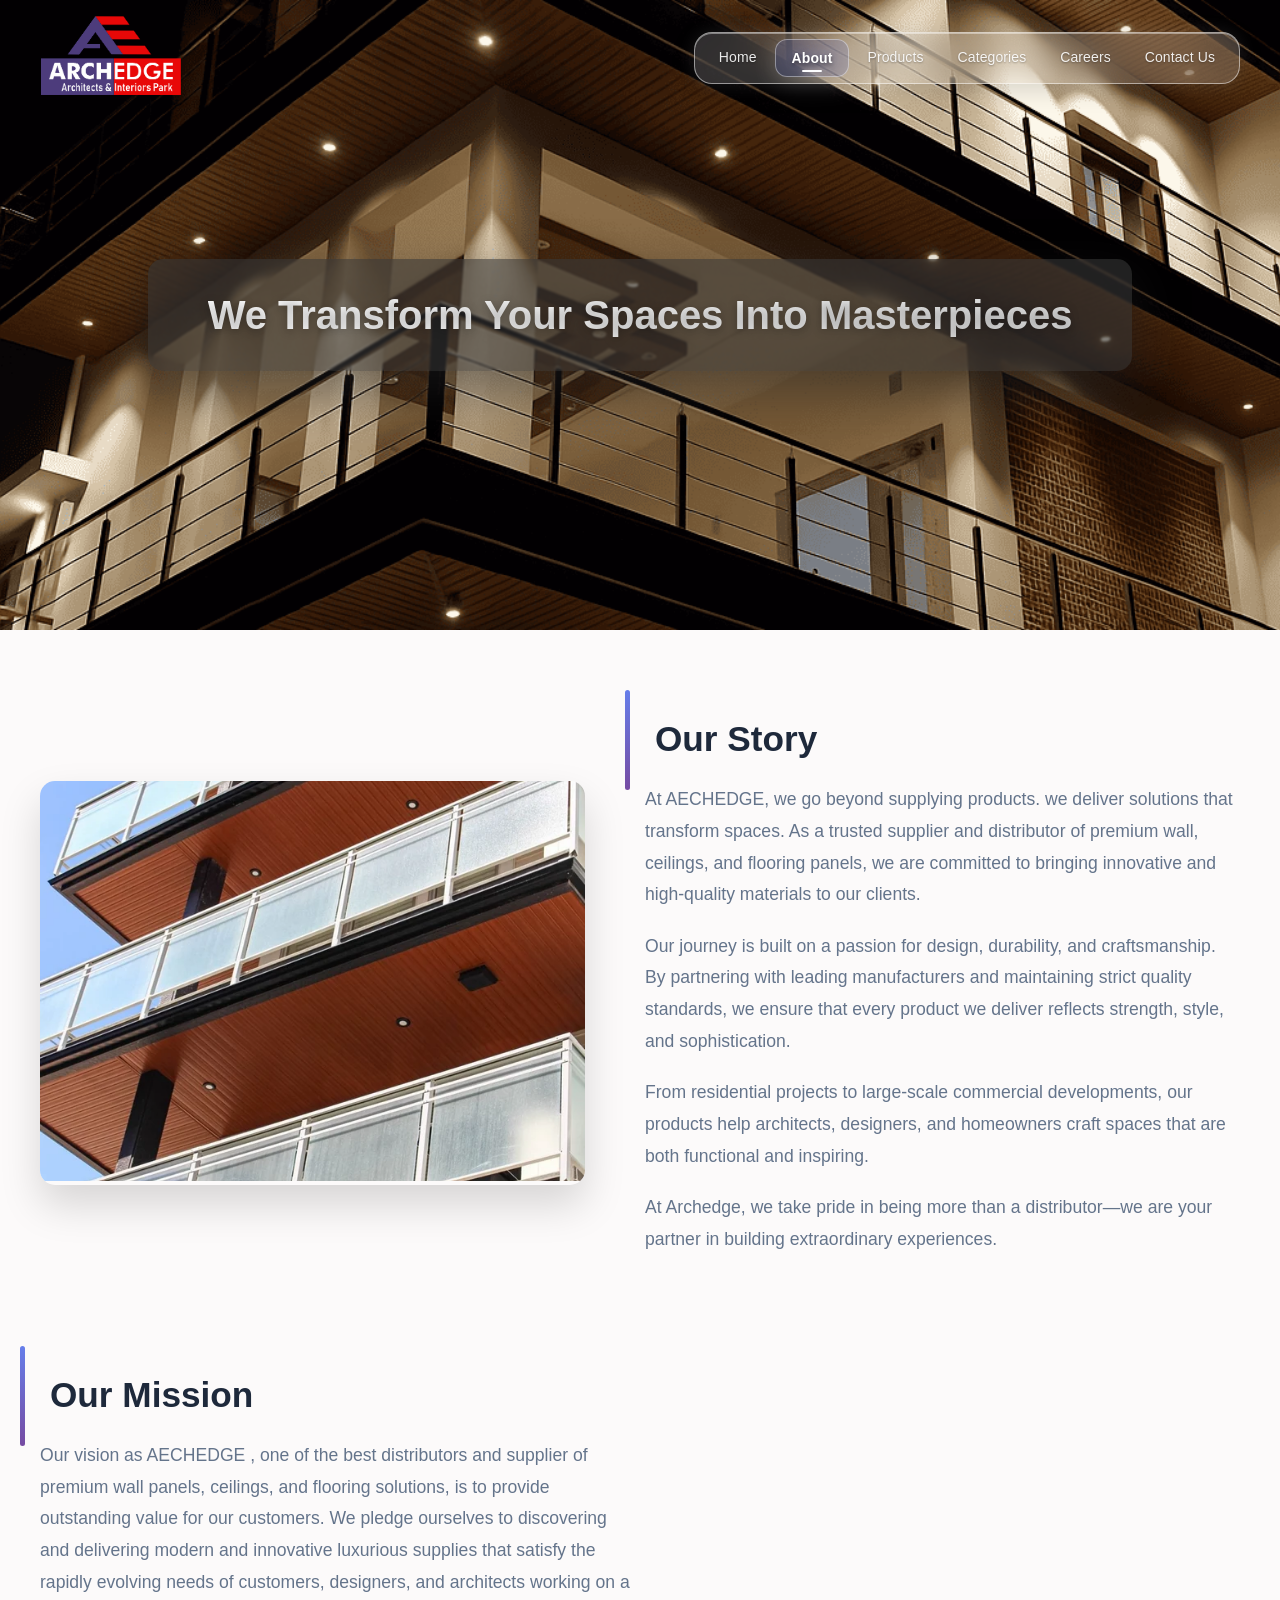
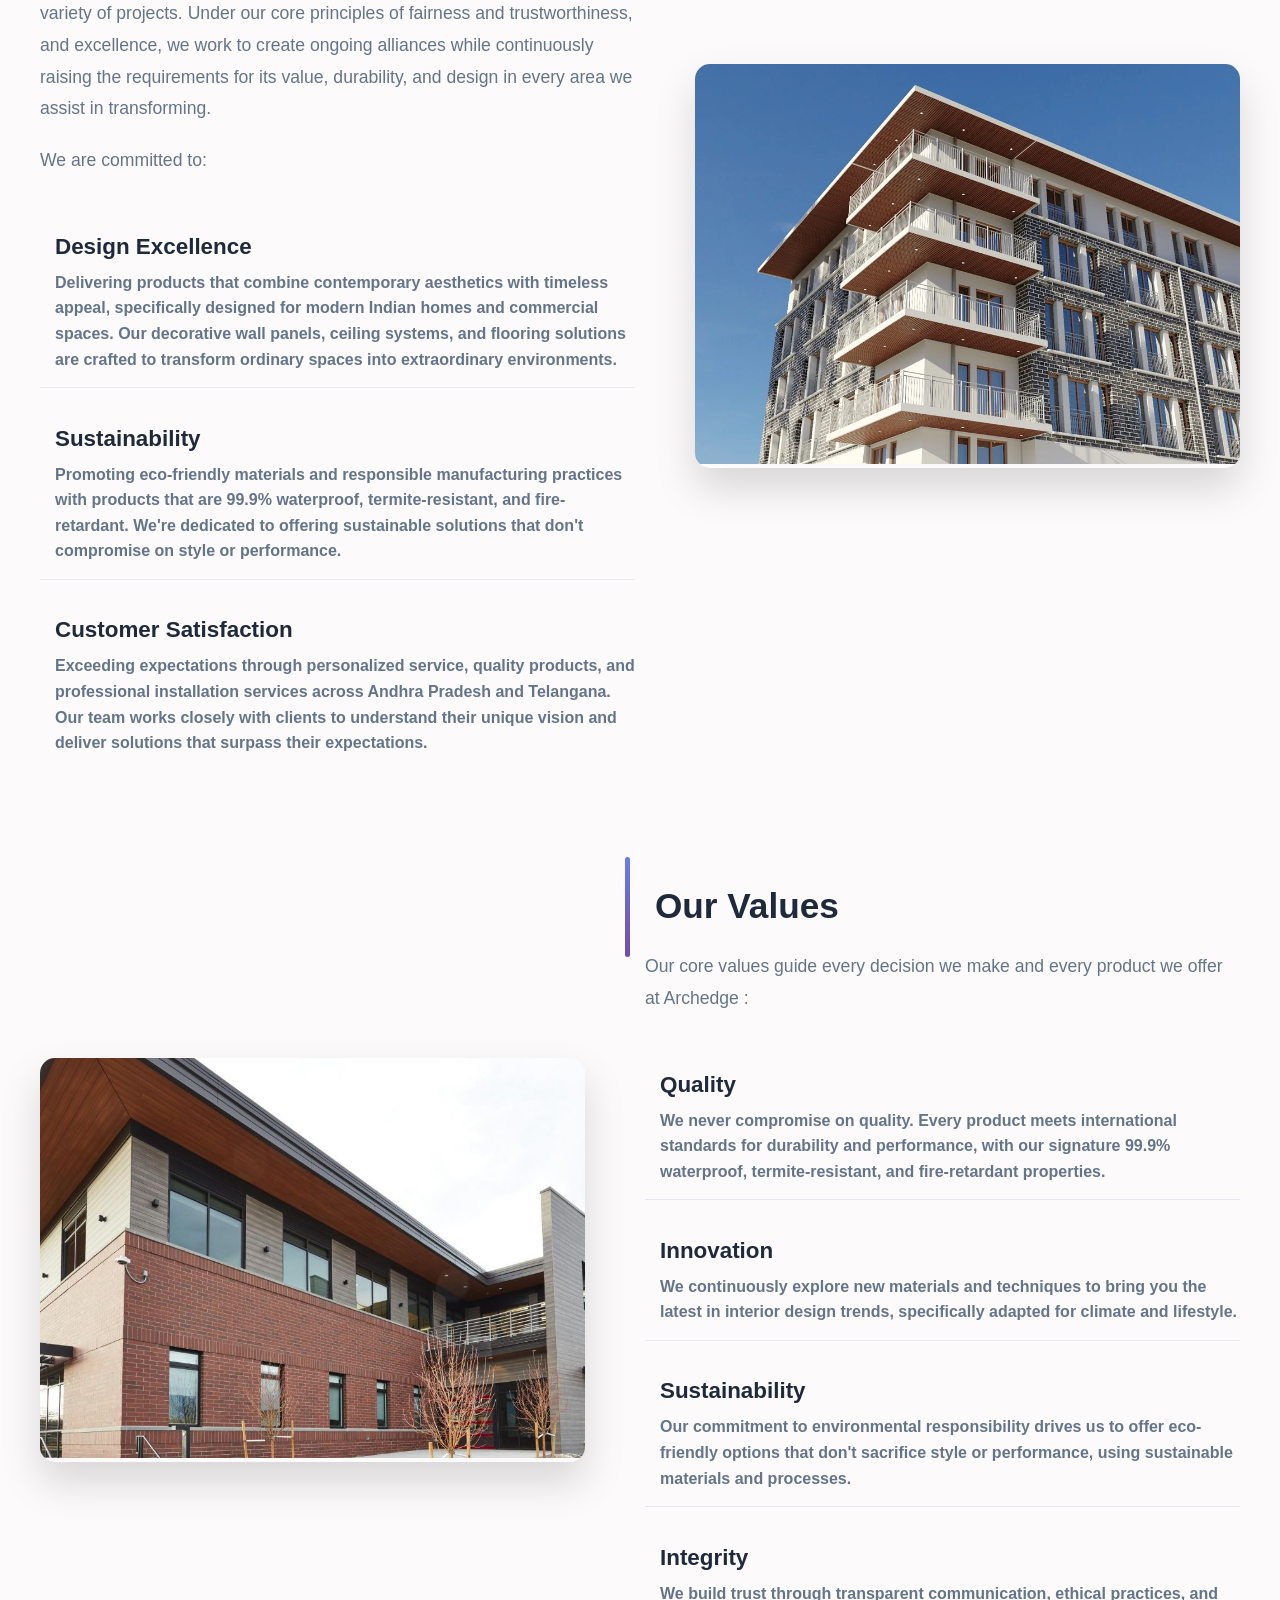
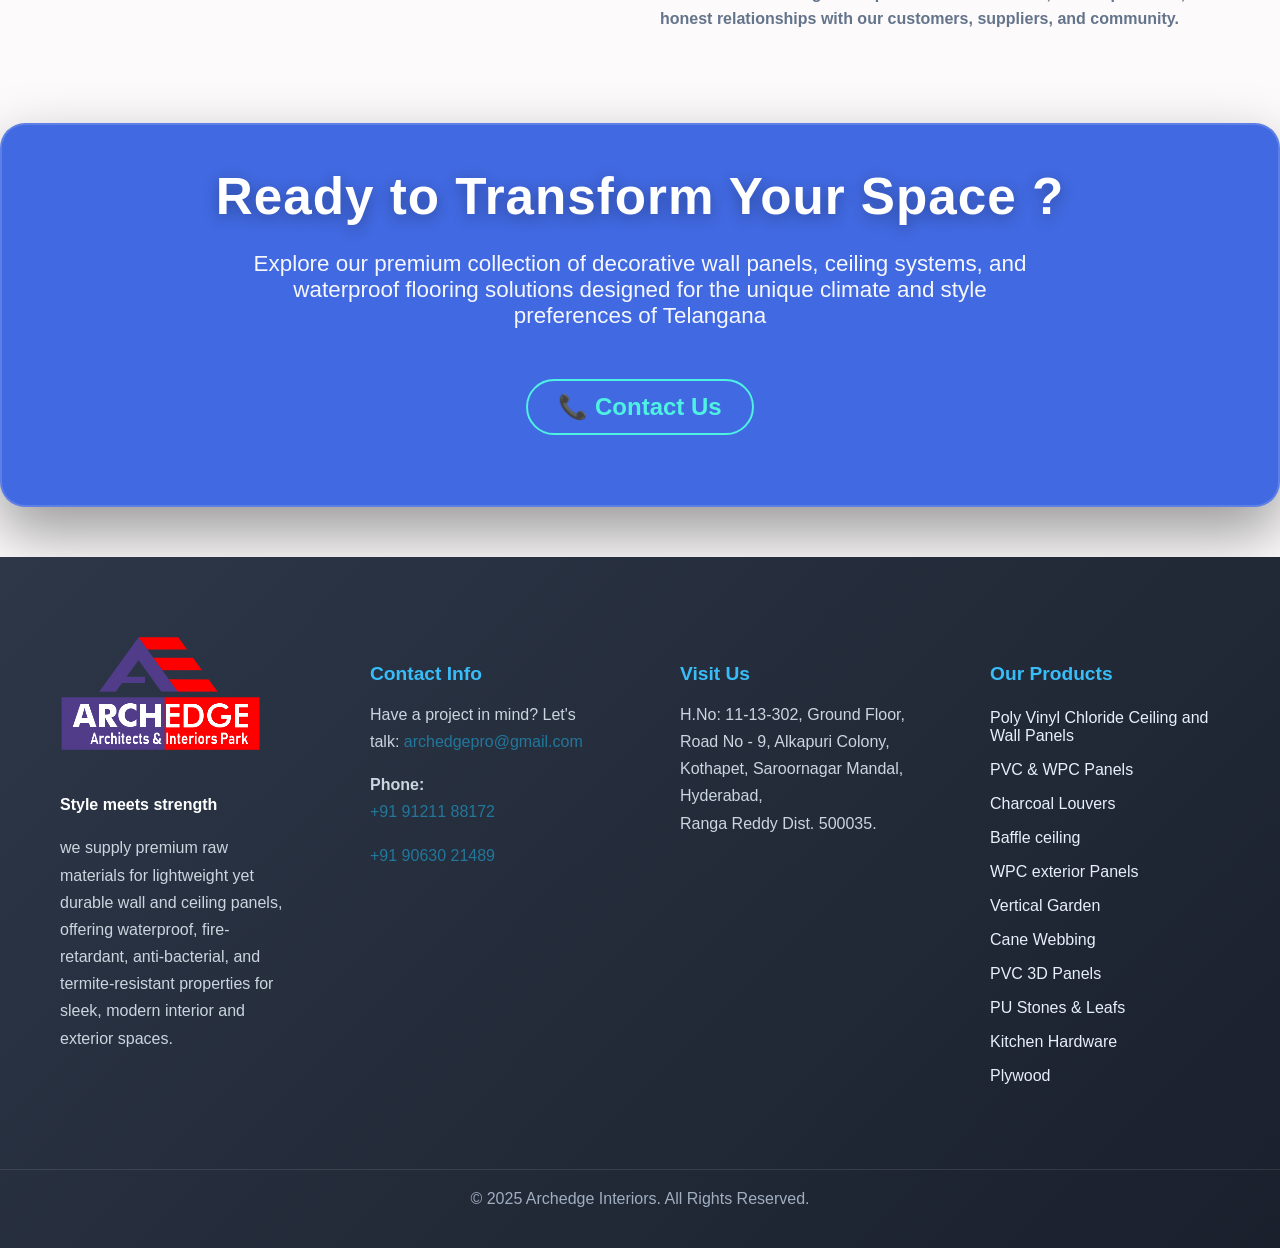
<file: about/index.html>
<!DOCTYPE html>
<html lang="en">

<head>
    <!-- Basic Page Needs -->
    <meta charset="UTF-8">
    <meta http-equiv="X-UA-Compatible" content="IE=edge">
    <meta name="viewport" content="width=device-width, initial-scale=1.0, maximum-scale=1">

    <title>About Archedge | Architecture & Interior Experts in Hyderabad</title>
    <meta name="description"
        content="Learn about Archedge – Hyderabad’s specialists in architecture, interior design, decorative wall panels, PVC ceilings, WPC panels, and waterproof flooring. Explore our story, mission, and dedication to creating luxurious, functional spaces.">
    <meta name="keywords"
        content="Archedge, architects Hyderabad, interior design Hyderabad, decorative wall panels Hyderabad, PVC ceiling Hyderabad, WPC panels Hyderabad, waterproof flooring Hyderabad, building design, ceiling systems, luxury interiors, modern architecture">
    <link rel="canonical" href="https://archedge.pro/about">

    <meta name="robots" content="index, follow" />

    <!-- Favicon for Chrome & others -->
    <!-- Standard Favicon -->
    <link rel="icon" type="image/x-icon" href="/assets/images/favicon.ico">
    <link rel="shortcut icon" type="image/x-icon" href="/assets/images/favicon.ico">

    <!-- PNG Icons for Modern Browsers -->
    <link rel="icon" type="image/png" sizes="32x32" href="/assets/images/favicon-32x32.png">
    <link rel="icon" type="image/png" sizes="16x16" href="/assets/images/favicon-16x16.png">

    <!-- Apple iOS Touch Icon -->
    <link rel="apple-touch-icon" sizes="180x180" href="/assets/images/apple-touch-icon.png">

    <!-- Android / PWA -->
    <link rel="manifest" href="/assets/images/manifest.json">
    <meta name="theme-color" content="#1a1a1a">

    <!-- Windows Tiles -->
    <meta name="msapplication-TileColor" content="#1a1a1a">
    <meta name="msapplication-TileImage" content="/assets/images/mstile-150x150.png">

    <!-- Safari Pinned Tab (macOS/iOS Safari) -->
    <link rel="mask-icon" href="/assets/images/safari-pinned-tab.svg" color="#1a1a1a">




    <!-- Stylesheets -->
    <link rel="stylesheet" href="../assets/css/navbar.css">
    <link rel="stylesheet" href="../assets/css/about.css">

    <!-- Preconnect / DNS Prefetch for Performance -->
    <link rel="preconnect" href="https://fonts.googleapis.com">
    <link rel="preconnect" href="https://fonts.gstatic.com" crossorigin>
    <link rel="dns-prefetch" href="https://fonts.googleapis.com">
    <link rel="dns-prefetch" href="https://fonts.gstatic.com">
    <link rel="dns-prefetch" href="https://cdnjs.cloudflare.com">

    <!-- Open Graph / Facebook -->
    <meta property="og:title" content="About Archedge | Architects & Interiors Park in Hyderabad">
    <meta property="og:description"
        content="Learn about Archedge – Hyderabad's destination for architecture, interior design, decorative wall panels, PVC ceilings, waterproof flooring, and WPC panels.">
    <meta property="og:image" content="https://archedge.pro/assets/images/og.png">
    <meta property="og:url" content="https://archedge.pro/about">
    <meta property="og:type" content="website">
    <meta property="og:site_name" content="Archedge – Architects & Interiors Park">

    <!-- Twitter Card -->
    <meta name="twitter:card" content="summary_large_image">
    <meta name="twitter:site" content="@archedgeinteriors">
    <meta name="twitter:creator" content="@archedgeinteriors">
    <meta name="twitter:title" content="About Archedge | Architects & Interiors Park in Hyderabad">
    <meta name="twitter:description"
        content="Learn about Archedge – Hyderabad's destination for architecture, interior design, decorative wall panels, PVC ceilings, waterproof flooring, and WPC panels.">
    <meta name="twitter:image" content="https://archedge.pro/assets/images/og.png">

    <!-- Enhanced SEO Meta Tags -->
    <meta name="author" content="Archedge – Architects & Interiors Park">
    <meta name="publisher" content="Archedge – Architects & Interiors Park">
    <meta name="classification"
        content="Interior Design, Decorative Wall Panels, Ceiling Systems, Waterproof Flooring, PVC Panels, WPC Panels">
    <meta name="geo.region" content="IN-TG">
    <meta name="geo.placename" content="Hyderabad">
    <meta name="geo.position" content="17.4065;78.4772">
    <meta name="ICBM" content="17.4065, 78.4772">
    <meta name="revisit-after" content="7 days">
    <meta name="language" content="EN">
    <meta name="distribution" content="global">
    <meta name="rating" content="general">

    <!-- Google Analytics 4 -->
    <script async src="https://www.googletagmanager.com/gtag/js?id=G-M53RF9HY7P"></script>
    <script>
        window.dataLayer = window.dataLayer || [];
        function gtag() { dataLayer.push(arguments); }
        gtag('js', new Date());
        gtag('config', 'G-M53RF9HY7P');
    </script>

    <!-- Microsoft Clarity -->
    <script type="text/javascript">
        (function (c, l, a, r, i, t, y) {
            c[a] = c[a] || function () { (c[a].q = c[a].q || []).push(arguments) };
            t = l.createElement(r); t.async = 1; t.src = "https://www.clarity.ms/tag/" + i;
            y = l.getElementsByTagName(r)[0]; y.parentNode.insertBefore(t, y);
        })(window, document, "clarity", "script", "sxzyvyyrtw");
    </script>

    <!-- JSON-LD Structured Data: LocalBusiness -->
    <script type="application/ld+json">
    {
        "@context": "https://schema.org",
        "@type": ["LocalBusiness","HomeAndConstructionBusiness"],
        "name": "Archedge – Architects & Interiors Park",
        "description": "Learn about Archedge – Hyderabad's destination for architecture, interior design, decorative wall panels, PVC ceilings, waterproof flooring, and WPC panels.",
        "url": "https://archedge.pro/about",
        "logo": "https://archedge.pro/assets/images/logo.png",
        "image": "https://archedge.pro/assets/images/og.png",
        "telephone": "+91-91211-88172",
        "email": "archedgepro@gmail.com",
        "address": {
            "@type": "PostalAddress",
            "streetAddress": "H. No: 11-13-302, Ground Floor, Road No - 9, Alkapuri Colony",
            "addressLocality": "Hyderabad",
            "addressRegion": "Telangana",
            "postalCode": "500035",
            "addressCountry": "IN"
        },
        "geo": {"@type":"GeoCoordinates","latitude":17.4065,"longitude":78.4772},
        "openingHoursSpecification":[{"@type":"OpeningHoursSpecification","dayOfWeek":["Monday","Tuesday","Wednesday","Thursday","Friday","Saturday"],"opens":"09:30","closes":"18:30"}],
        "priceRange":"₹₹",
        "areaServed":[{"@type":"State","name":"Telangana"},{"@type":"State","name":"Andhra Pradesh"}],
        "hasOfferCatalog":{"@type":"OfferCatalog","name":"Interior Design Solutions","itemListElement":[{"@type":"Offer","itemOffered":{"@type":"Service","name":"About Archedge","description":"Learn about our company, mission, and commitment to quality interior design solutions"}}]},
        "sameAs":["https://www.facebook.com/archedgeinteriors","https://www.instagram.com/archedgeinteriors","https://www.linkedin.com/company/archedge-interiors"],
        "foundingDate":"2025",
        "aggregateRating":{"@type":"AggregateRating","ratingValue":"4.9","reviewCount":"127"}
    }
    </script>

    <!-- JSON-LD Structured Data: Breadcrumb -->
    <script type="application/ld+json">
    {
        "@context": "https://schema.org",
        "@type": "BreadcrumbList",
        "itemListElement":[
            {"@type":"ListItem","position":1,"name":"Home","item":"https://archedge.pro/"},
            {"@type":"ListItem","position":2,"name":"About","item":"https://archedge.pro/about"}
        ]
    }
    </script>

    <!-- JSON-LD Structured Data: Website Search -->
    <script type="application/ld+json">
    {
        "@context":"https://schema.org",
        "@type":"WebSite",
        "name":"Archedge – Architects & Interiors Park",
        "url":"https://archedge.pro",
        "potentialAction":{
            "@type":"SearchAction",
            "target":"https://archedge.pro/search?q={search_term_string}",
            "query-input":"required name=search_term_string"
        }
    }
    </script>
</head>



<body>
    <!-- Header -->
    <header class="header">
        <div class="container">
            <nav class="navbar">
                <a href="/"><img src="../assets/images/logo.png" alt="Archedge Logo" class="navbar-logo" /></a>



                <div class="nav-right">
                    <ul class="nav-menu">
                        <li class="nav-item">
                            <a href="/" class="nav-link">
                                <span class="nav-text">Home</span>
                                <span class="nav-indicator"></span>
                            </a>
                        </li>
                        <li class="nav-item">
                            <a href="./" class="nav-link active">
                                <span class="nav-text">About</span>
                                <span class="nav-indicator"></span>
                            </a>
                        </li>
                        <li class="nav-item">

                            <a class="nav-link">
                                <span class="nav-text">Products</span>
                                <span class="nav-indicator"></span>
                            </a>
                            <div class="brands-dropdown">
                                <div class="brands-row">
                                    <a href="../products/pare/" class="brand-item">
                                        <div class="brand-image-container">
                                            <img src="../assets/images/brands/pare/product.webp" alt="Pare India"
                                                class="brand-image" loading="lazy">
                                            <div class="brand-overlay">
                                                <span class="view-products-text">View Products</span>
                                            </div>
                                        </div>
                                        <div class="brand-name"> PARE </div>
                                    </a>

                                    <a href="../products/vox/" class="brand-item">
                                        <div class="brand-image-container">
                                            <img src="../assets/images/brands/vox/product.jpg" alt="Vox India"
                                                class="brand-image" loading="lazy">
                                            <div class="brand-overlay">
                                                <span class="view-products-text">View Products</span>
                                            </div>
                                        </div>
                                        <div class="brand-name"> VOX </div>
                                    </a>


                                    <a href="../products/stanza/" class="brand-item">
                                        <div class="brand-image-container">
                                            <img src="../assets/images/brands/Stanza/Soffit Panels/image.webp"
                                                alt="Stanza Decor" class="brand-image" loading="lazy">
                                            <div class="brand-overlay">
                                                <span class="view-products-text">View Products</span>
                                            </div>
                                        </div>
                                        <div class="brand-name">Stanza - Soffit</div>
                                    </a>


                                    <a href="../products/stardec/" class="brand-item">
                                        <div class="brand-image-container">
                                            <img src="../assets/images/brands/StarDECOR/product.jpeg"
                                                alt="Star Dec Products" class="brand-image" loading="lazy">
                                            <div class="brand-overlay">
                                                <span class="view-products-text">View Products</span>
                                            </div>
                                        </div>
                                        <div class="brand-name"> Charcoal Louvers </div>
                                    </a>


                                    <a href="../products/future decore/" class="brand-item">
                                        <div class="brand-image-container">
                                            <img src="../assets/images/brands/Future DECOR/rock.jpg"
                                                alt="Future Decore Industries" class="brand-image" loading="lazy">
                                            <div class="brand-overlay">
                                                <span class="view-products-text">View Products</span>
                                            </div>
                                        </div>
                                        <div class="brand-name">PU Stones & Leafs</div>
                                    </a>


                                </div>
                            </div>
                        </li>
                        <li class="nav-item">
                            <a class="nav-link">
                                <span class="nav-text">Categories</span>
                                <span class="nav-indicator"></span>
                            </a>
                            <div class="categories-dropdown">
                                <div class="brands-row">
                                    <a href="../categories/ceiling-panels/" class="brand-item">
                                        <div class="brand-image-container">
                                            <img src="../assets/images/categories/Ceiling-Panels.jpeg"
                                                alt="Ceiling Panels" class="brand-image" loading="lazy">
                                            <div class="brand-overlay">
                                                <span class="view-products-text">View Ceiling Panels</span>
                                            </div>
                                        </div>
                                        <div class="brand-name">Ceiling Panels</div>
                                    </a>

                                    <a href="../categories/wall-panels/" class="brand-item">
                                        <div class="brand-image-container">
                                            <img src="../assets/images//categories/wall-panels.jpg" alt="Wall Panels"
                                                class="brand-image" loading="lazy">
                                            <div class="brand-overlay">
                                                <span class="view-products-text">View Wall Panels</span>
                                            </div>
                                        </div>
                                        <div class="brand-name">Wall Panels</div>
                                    </a>

                                    <a href="../categories/floor-panels/" class="brand-item">
                                        <div class="brand-image-container">
                                            <img src="../assets/images/categories/Floor-Panels.jpeg" alt="Floor Panels"
                                                class="brand-image" loading="lazy">
                                            <div class="brand-overlay">
                                                <span class="view-products-text">View Floor Panels</span>
                                            </div>
                                        </div>
                                        <div class="brand-name">Floor Panels</div>
                                    </a>


                                </div>
                            </div>
                        </li>
                        <li class="nav-item">
                            <a href="../careers/" class="nav-link">
                                <span class="nav-text">Careers</span>
                                <span class="nav-indicator"></span>
                            </a>
                        </li>
                        <li class="nav-item">
                            <a href="../contact/" class="nav-link">
                                <span class="nav-text">Contact Us</span>
                                <span class="nav-indicator"></span>
                            </a>
                        </li>
                    </ul>
                    <div class="mobile-menu-toggle" role="button" aria-label="Toggle menu" tabindex="0">
                        <span class="hamburger-line"></span>
                        <span class="hamburger-line"></span>
                        <span class="hamburger-line"></span>
                        <span class="menu-label"></span>
                    </div>
                </div>
            </nav>
        </div>
    </header>

    <!-- Hero Section -->
    <section class="hero-section">
        <img src="../assets/images/about/cover.png" alt="About archedge  Hero Banner" class="hero-img"
            fetchpriority="high">
        <div class="hero-content">
            <h1>We Transform Your Spaces Into Masterpieces</h1>
        </div>
    </section>


    <!-- Our Story Section -->
    <section class="section">
        <div class="two-column left-image fade-in">
            <div class="image-block">
                <img src="../assets/images/about/our-story.webp"
                    alt="Archedge Interiors - Premium decorative wall panels and ceiling systems showroom in Hyderabad"
                    loading="lazy">
            </div>
            <div class="text-block">
                <h2>Our Story</h2>

                <p>At AECHEDGE, we go beyond supplying products. we deliver solutions that transform spaces. As a
                    trusted supplier and distributor of premium wall, ceilings, and flooring panels, we are committed to
                    bringing innovative and high-quality materials to our clients.</p>
                <p> Our journey is built on a passion for design, durability, and craftsmanship. By partnering with
                    leading manufacturers and maintaining strict quality standards, we ensure that every product we
                    deliver reflects strength, style, and sophistication.</p>
                <p> From residential projects to large-scale commercial developments, our products help architects,
                    designers, and homeowners craft spaces that are both functional and inspiring.</p>
                <p> At Archedge, we take pride in being more than a distributor—we are your partner in building
                    extraordinary experiences.</p>

                </p>
            </div>
        </div>
    </section>

    <!-- Our Mission Section -->
    <section class="section">
        <div class="two-column right-image fade-in">

            <div class="text-block">
                <h2>Our Mission</h2>
                <p>
                    Our vision as AECHEDGE , one of the best distributors and supplier of premium wall panels, ceilings,
                    and flooring solutions,
                    is to provide outstanding value for our customers. We pledge ourselves to discovering and delivering
                    modern and innovative
                    luxurious supplies that satisfy the rapidly evolving needs of customers, designers,
                    and architects working on a variety of projects. Under our core principles of fairness and
                    trustworthiness, and excellence, we work to create ongoing alliances while continuously raising the
                    requirements for its value, durability, and design in every area we assist in transforming.
                </p>
                <p>We are committed to:</p>
                <ul class="values-list">
                    <li>
                        <i class="fas fa-bullseye"></i>
                        <div class="values-content">
                            <h3>Design Excellence</h3>
                            <p>Delivering products that combine contemporary aesthetics with timeless appeal,
                                specifically designed for modern Indian homes and commercial spaces. Our decorative wall
                                panels, ceiling systems, and flooring solutions are crafted to transform ordinary spaces
                                into extraordinary environments.</p>
                        </div>
                    </li>
                    <li>
                        <i class="fas fa-recycle"></i>
                        <div class="values-content">
                            <h3>Sustainability</h3>
                            <p>Promoting eco-friendly materials and responsible manufacturing practices with products
                                that are 99.9% waterproof, termite-resistant, and fire-retardant. We're dedicated to
                                offering sustainable solutions that don't compromise on style or performance.</p>
                        </div>
                    </li>
                    <li>
                        <i class="fas fa-users"></i>
                        <div class="values-content">
                            <h3>Customer Satisfaction</h3>
                            <p>Exceeding expectations through personalized service, quality products, and professional
                                installation services across Andhra Pradesh and Telangana. Our team works closely with
                                clients to understand their unique vision and deliver solutions that surpass their
                                expectations.</p>
                        </div>
                    </li>
                </ul>
            </div>
            <div class="image-block">
                <img src="../assets/images/about/our-mis.webp" alt="Our Mission - Archedge Interiors" loading="lazy">
            </div>
        </div>
    </section>

    <!-- Our Values Section -->
    <section class="section">
        <div class="two-column left-image fade-in">
            <div class="image-block">
                <img src="../assets/images/about/our-values.jpg" alt="Our Values - Archedge Interiors" loading="lazy">
            </div>
            <div class="text-block">
                <h2>Our Values</h2>
                <p>Our core values guide every decision we make and every product we offer at Archedge :</p>
                <ul class="values-list">
                    <li>
                        <i class="fas fa-medal"></i>
                        <div class="values-content">
                            <h3>Quality</h3>
                            <p>We never compromise on quality. Every product meets international standards for
                                durability and performance,
                                with our signature 99.9% waterproof, termite-resistant, and fire-retardant properties.
                            </p>
                        </div>
                    </li>
                    <li>
                        <i class="fas fa-lightbulb"></i>
                        <div class="values-content">
                            <h3>Innovation</h3>
                            <p>We continuously explore new materials and techniques to bring you the latest in interior
                                design trends, specifically adapted for climate and lifestyle.</p>
                        </div>
                    </li>
                    <li>
                        <i class="fas fa-leaf"></i>
                        <div class="values-content">
                            <h3>Sustainability</h3>
                            <p>Our commitment to environmental responsibility drives us to offer eco-friendly options
                                that don't sacrifice style or performance, using sustainable materials and processes.
                            </p>
                        </div>
                    </li>
                    <li>
                        <i class="fas fa-handshake"></i>
                        <div class="values-content">
                            <h3>Integrity</h3>
                            <p>We build trust through transparent communication, ethical practices, and honest
                                relationships with our customers, suppliers, and community.</p>
                        </div>
                    </li>
                </ul>
            </div>
        </div>
    </section>

    <section class="cta-section">
        <div class="container">
            <h2>Ready to Transform Your Space ?</h2>
            <p>Explore our premium collection of decorative wall panels, ceiling systems, and waterproof flooring
                solutions designed for the unique climate and style preferences of Telangana</p>
            <div class="cta-buttons">
                <a href="../contact/" class="btn btn-secondary"> 📞 Contact Us</a>
            </div>
        </div>
    </section>





    <!-- Footer -->
    <footer class="footer">
        <div class="footer-container">
            <div class="footer-column">
                <img src="../assets/images/logo.png" alt="Archedge Logo" class="footer-logo" loading="lazy" />
                <p style="font-weight: 800;color:white;">Style meets strength</p>
                <p>we supply premium raw materials for lightweight yet durable wall and ceiling panels, offering
                    waterproof, fire-retardant, anti-bacterial, and termite-resistant properties for sleek, modern
                    interior and exterior spaces.</p>
            </div>

            <div class="footer-column">
                <h4>Contact Info</h4>
                <p>Have a project in mind? Let's talk: <a href="mailto:archedgepro@gmail.com">archedgepro@gmail.com</a>
                </p>
                <p><strong>Phone:</strong><br> <a href="tel:+919121188172">+91 91211 88172</a></p>
                <p><a href="tel:+919063021489">+91 90630 21489</a></p>
            </div>

            <div class="footer-column">
                <h4>Visit Us</h4>
                <p>
          H.No: 11-13-302, Ground Floor,
          Road No - 9, Alkapuri Colony, Kothapet,
          Saroornagar Mandal, Hyderabad,<br>
          Ranga Reddy Dist. 500035.
        </p>
            </div>

            <div class="footer-column">
                <h4>Our Products</h4>
                <ul>
                    <li>Poly Vinyl Chloride Ceiling and Wall Panels</li>
                    <li>PVC & WPC Panels</li>
                    <li>Charcoal Louvers</li>
                    <li>Baffle ceiling</li>
                    <li>WPC exterior Panels</li>
                    <li>Vertical Garden</li>
                    <li>Cane Webbing</li>
                    <li>PVC 3D Panels</li>
                    <li>PU Stones & Leafs</li>
                    <li>Kitchen Hardware</li>
                    <li>Plywood</li>
                </ul>
            </div>
        </div>

        <div class="footer-bottom">
            &copy; 2025 Archedge Interiors. All Rights Reserved.
        </div>
    </footer>

    <script src="../assets/js/navbar.js" defer></script>
    <script>
        // Simple fade-in animation
        const observerOptions = {
            threshold: 0.1,
            rootMargin: '0px 0px -50px 0px'
        };

        const observer = new IntersectionObserver((entries) => {
            entries.forEach(entry => {
                if (entry.isIntersecting) {
                    entry.target.classList.add('visible');
                }
            });
        }, observerOptions);

        document.querySelectorAll('.fade-in').forEach(el => {
            observer.observe(el);
        });
    </script>
</body>

</html>
</file>
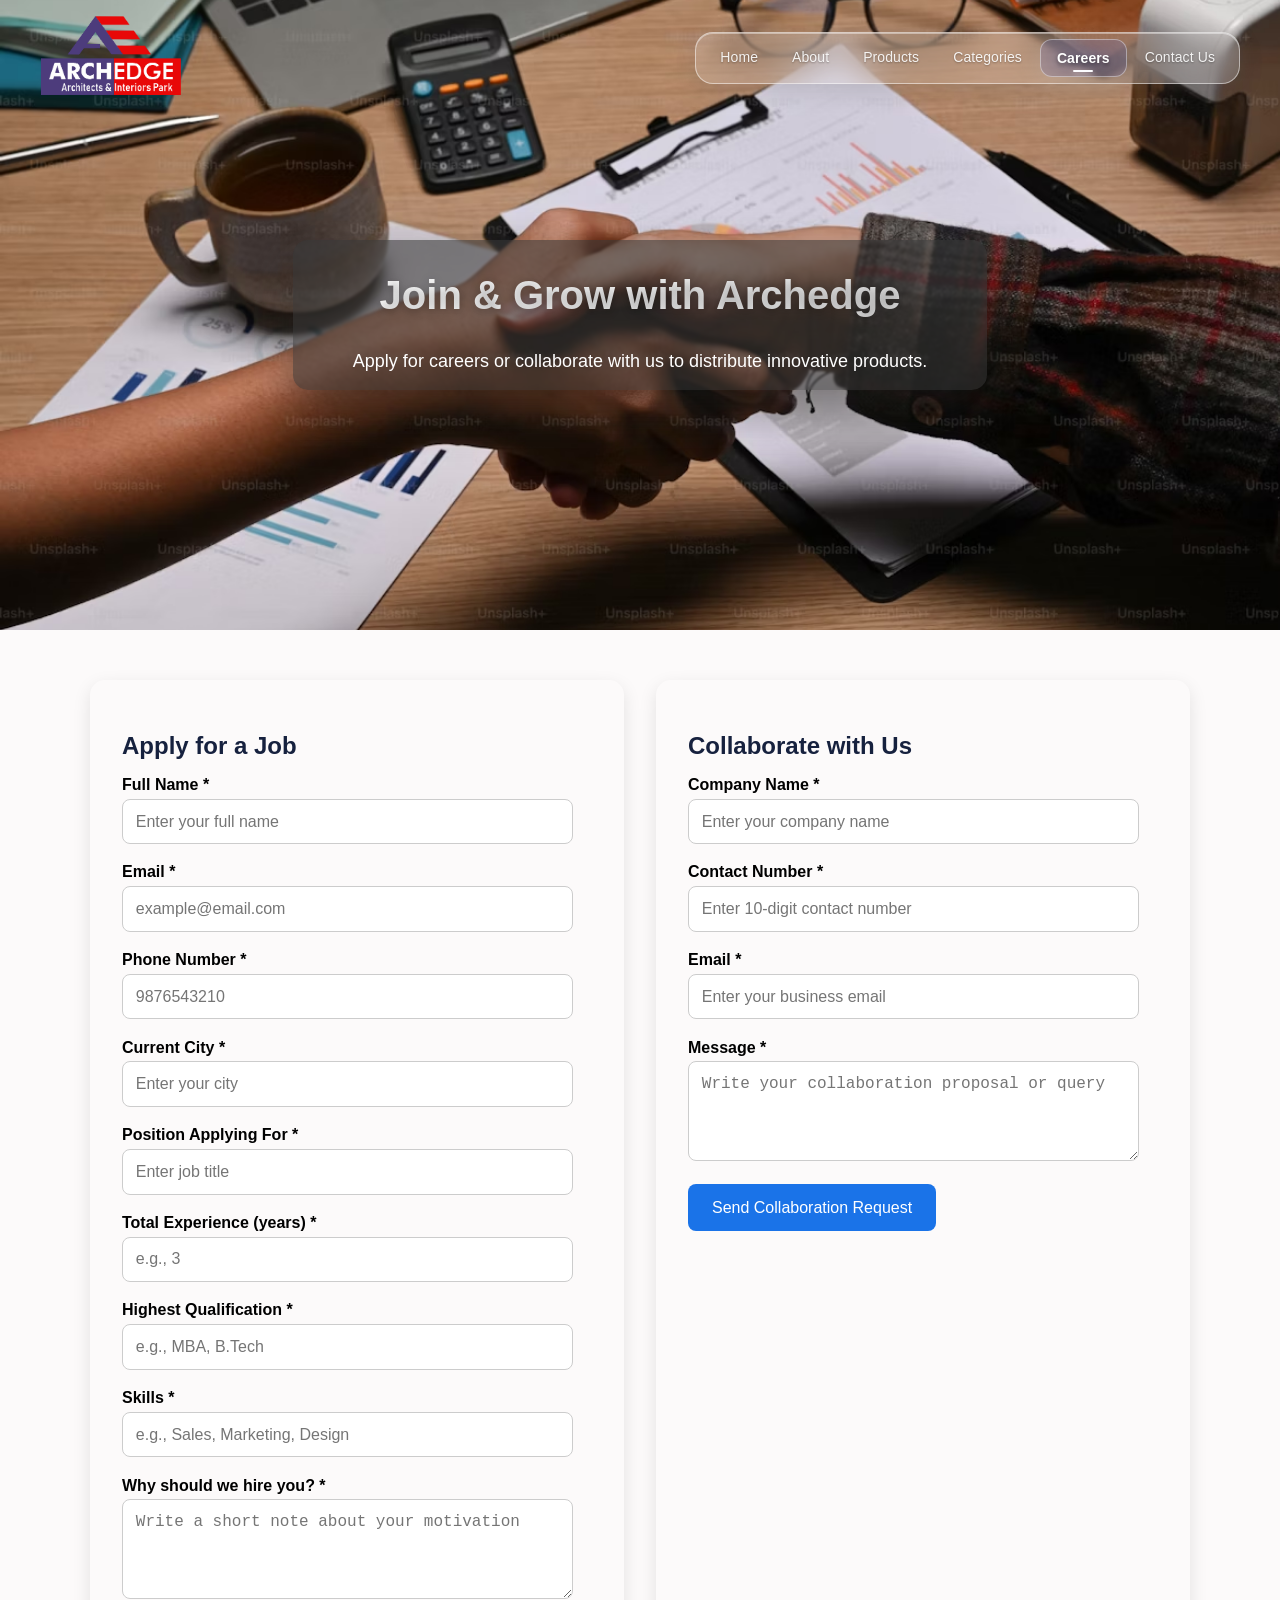
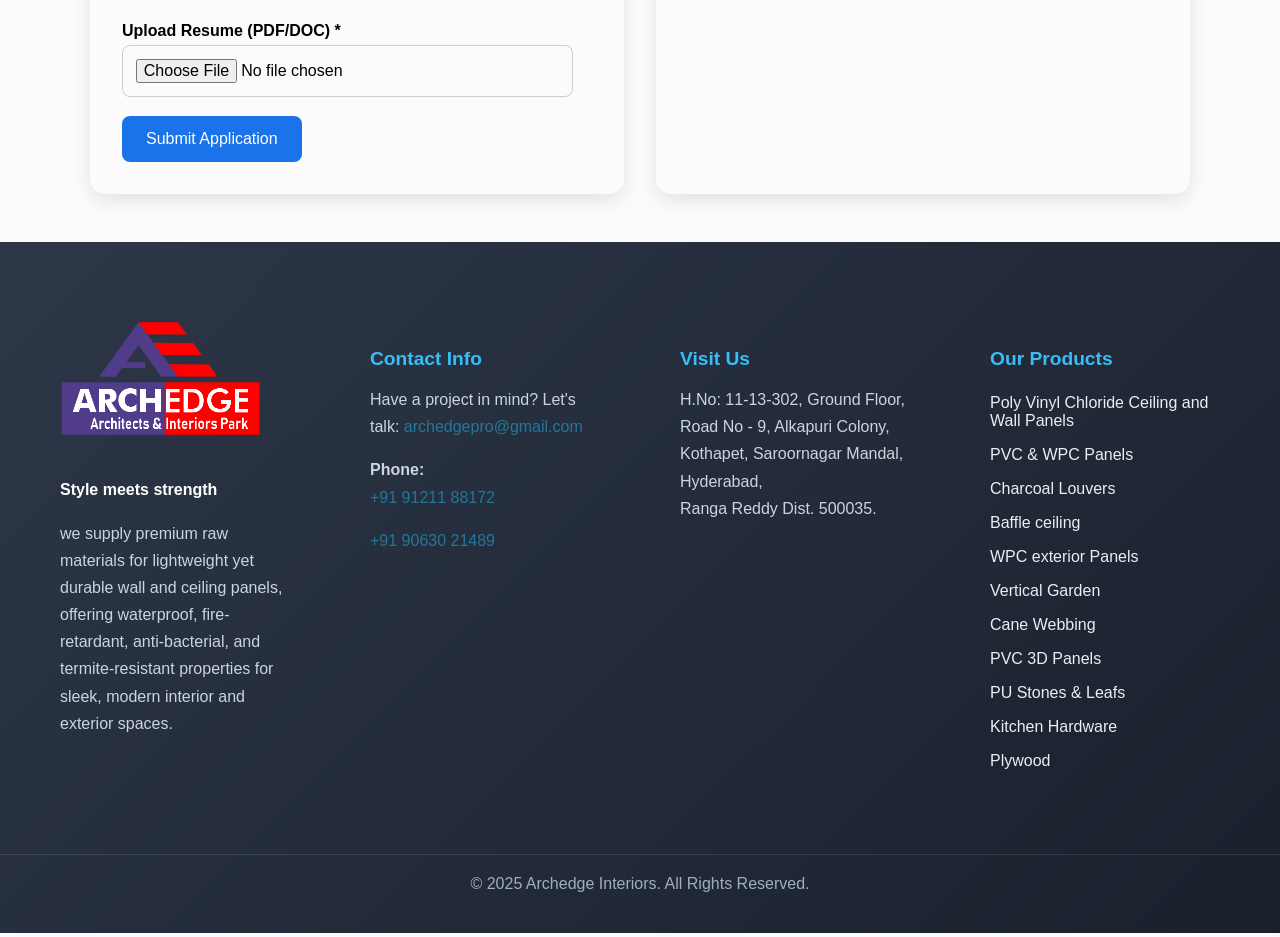
<file: careers/index.html>
<!DOCTYPE html>
<html lang="en">

<head>
    <!-- Basic Page Needs -->
    <meta charset="UTF-8">
    <meta http-equiv="X-UA-Compatible" content="IE=edge">
    <meta name="viewport" content="width=device-width, initial-scale=1.0">

    <title>Careers at Archedge | Job Openings & Partnerships in Hyderabad</title>
    <meta name="description"
        content="Explore careers at Archedge – Hyderabad’s top interior and exterior design brand. Join our team or collaborate with us to distribute premium decorative wall panels, ceilings, and flooring across AP & Telangana.">
    <meta name="keywords"
        content="Archedge careers, interior design jobs Hyderabad, wall panels jobs, ceiling design careers, flooring careers, Archedge recruitment, distribution partnership, decorative interiors Hyderabad, careers AP TS">

    <!-- Canonical URL -->
    <link rel="canonical" href="https://archedge.pro/careers">

    <!-- Open Graph / Facebook -->
    <meta property="og:title" content="Careers at Archedge | Job Openings & Partnerships">
    <meta property="og:description"
        content="Join Archedge for career growth or collaborate as a distribution partner in AP & Telangana.">
    <meta property="og:image" content="https://archedge.pro/assets/images/og.png">
    <meta property="og:url" content="https://archedge.pro/careers">
    <meta property="og:type" content="website">
    <meta property="og:site_name" content="Archedge – Architects & Interiors Park">

    <!-- Twitter Card -->
    <meta name="twitter:card" content="summary_large_image">
    <meta name="twitter:site" content="@archedgeinteriors">
    <meta name="twitter:creator" content="@archedgeinteriors">
    <meta name="twitter:title" content="Careers at Archedge">
    <meta name="twitter:description" content="Explore careers and distribution opportunities with Archedge.">
    <meta name="twitter:image" content="https://archedge.pro/assets/images/og.png">

    <!-- Favicon & Theme Color -->
    <meta name="robots" content="index, follow" />

    <!-- Favicon for Chrome & others -->
    <!-- Standard Favicon -->
    <link rel="icon" type="image/x-icon" href="/assets/images/favicon.ico">
    <link rel="shortcut icon" type="image/x-icon" href="/assets/images/favicon.ico">

    <!-- PNG Icons for Modern Browsers -->
    <link rel="icon" type="image/png" sizes="32x32" href="/assets/images/favicon-32x32.png">
    <link rel="icon" type="image/png" sizes="16x16" href="/assets/images/favicon-16x16.png">

    <!-- Apple iOS Touch Icon -->
    <link rel="apple-touch-icon" sizes="180x180" href="/assets/images/apple-touch-icon.png">

    <!-- Android / PWA -->
    <link rel="manifest" href="/assets/images/manifest.json">
    <meta name="theme-color" content="#1a1a1a">

    <!-- Windows Tiles -->
    <meta name="msapplication-TileColor" content="#1a1a1a">
    <meta name="msapplication-TileImage" content="/assets/images/mstile-150x150.png">

    <!-- Safari Pinned Tab (macOS/iOS Safari) -->
    <link rel="mask-icon" href="/assets/images/safari-pinned-tab.svg" color="#1a1a1a">



    <!-- Stylesheets -->
    <link rel="stylesheet" href="../assets/css/navbar.css">
    <link rel="stylesheet" href="../assets/css/careers.css">

    <!-- Enhanced SEO Meta Tags -->
    <meta name="author" content="Archedge – Architects & Interiors Park">
    <meta name="publisher" content="Archedge – Architects & Interiors Park">
    <meta name="classification"
        content="Interior Design, Decorative Wall Panels, Ceiling Systems, Waterproof Flooring, PVC Panels, WPC Panels">
    <meta name="geo.region" content="IN-TG">
    <meta name="geo.placename" content="Hyderabad">
    <meta name="geo.position" content="17.4065;78.4772">
    <meta name="ICBM" content="17.4065, 78.4772">
    <meta name="revisit-after" content="7 days">
    <meta name="language" content="EN">
    <meta name="distribution" content="global">
    <meta name="rating" content="general">

    <!-- Enhanced Open Graph -->
    <meta property="og:locale:alternate" content="en_US">
    <meta property="og:locale:alternate" content="en_GB">
    <meta property="business:contact_data:street_address"
        content="H. No: 11-13-302, Ground Floor, Road No - 9, Alkapuri Colony">
    <meta property="business:contact_data:locality" content="Hyderabad">
    <meta property="business:contact_data:region" content="Telangana">
    <meta property="business:contact_data:postal_code" content="500035">
    <meta property="business:contact_data:country_name" content="India">
    <meta property="business:contact_data:email" content="archedgepro@gmail.com">
    <meta property="business:contact_data:phone_number" content="+919121188172">

    <!-- Google Analytics 4 -->
    <script async src="https://www.googletagmanager.com/gtag/js?id=G-M53RF9HY7P"></script>
    <script>
        window.dataLayer = window.dataLayer || [];
        function gtag() { dataLayer.push(arguments); }
        gtag('js', new Date());
        gtag('config', 'G-M53RF9HY7P');
    </script>

    <!-- Microsoft Clarity -->
    <script type="text/javascript">
        (function (c, l, a, r, i, t, y) {
            c[a] = c[a] || function () { (c[a].q = c[a].q || []).push(arguments) };
            t = l.createElement(r); t.async = 1; t.src = "https://www.clarity.ms/tag/" + i;
            y = l.getElementsByTagName(r)[0]; y.parentNode.insertBefore(t, y);
        })(window, document, "clarity", "script", "sxzyvyyrtw");
    </script>

    <!-- JSON-LD Structured Data -->
    <script type="application/ld+json">
    {
        "@context": "https://schema.org",
        "@type": ["LocalBusiness", "HomeAndConstructionBusiness"],
        "name": "Archedge – Architects & Interiors Park",
        "description": "Explore careers at Archedge – Hyderabad’s leading interior and exterior design brand. Join our team or collaborate with us to distribute premium decorative wall panels, ceilings, and flooring across AP & Telangana.",
        "url": "https://archedge.pro/careers",
        "logo": "https://archedge.pro/assets/images/logo.png",
        "image": "https://archedge.pro/assets/images/og.png",
        "telephone": "+91-91211-88172",
        "email": "archedgepro@gmail.com",
        "address": {
            "@type": "PostalAddress",
            "streetAddress": "H. No: 11-13-302, Ground Floor, Road No - 9, Alkapuri Colony",
            "addressLocality": "Hyderabad",
            "addressRegion": "Telangana",
            "postalCode": "500035",
            "addressCountry": "IN"
        },
        "geo": {
            "@type": "GeoCoordinates",
            "latitude": 17.4065,
            "longitude": 78.4772
        },
        "openingHoursSpecification": [{
            "@type": "OpeningHoursSpecification",
            "dayOfWeek": [
                "Monday","Tuesday","Wednesday","Thursday","Friday","Saturday"
            ],
            "opens": "09:30",
            "closes": "18:30"
        }],
        "priceRange": "₹₹",
        "areaServed": [{"@type":"State","name":"Telangana"},{"@type":"State","name":"Andhra Pradesh"}],
        "sameAs": [
            "https://www.facebook.com/archedgeinteriors",
            "https://www.instagram.com/archedgeinteriors",
            "https://www.linkedin.com/company/archedge-interiors"
        ],
        "foundingDate": "2025",
        "aggregateRating": {"@type":"AggregateRating","ratingValue":"4.9","reviewCount":"127"}
    }
    </script>

    <!-- Breadcrumb Schema -->
    <script type="application/ld+json">
    {
        "@context": "https://schema.org",
        "@type": "BreadcrumbList",
        "itemListElement": [
            {"@type":"ListItem","position":1,"name":"Home","item":"https://archedge.pro/"},
            {"@type":"ListItem","position":2,"name":"Careers","item":"https://archedge.pro/careers"}
        ]
    }
    </script>
</head>


<body>
    <!-- Header -->
    <header class="header">
        <div class="container">
            <nav class="navbar">
                <a href="/"><img src="../assets/images/logo.png" alt="Archedge Logo" class="navbar-logo" /></a>


                <div class="nav-right">
                    <ul class="nav-menu">
                        <li class="nav-item">
                            <a href="../" class="nav-link">
                                <span class="nav-text">Home</span>
                                <span class="nav-indicator"></span>
                            </a>
                        </li>
                        <li class="nav-item">
                            <a href="../about/" class="nav-link">
                                <span class="nav-text">About</span>
                                <span class="nav-indicator"></span>
                            </a>
                        </li>
                        <li class="nav-item">
                            <a class="nav-link">
                                <span class="nav-text">Products</span>
                                <span class="nav-indicator"></span>
                            </a>
                            <div class="brands-dropdown">
                                <div class="brands-row">
                                    <a href="../products/pare/" class="brand-item">
                                        <div class="brand-image-container">
                                            <img src="../assets/images/brands/pare/product.webp" alt="Pare India"
                                                class="brand-image" loading="lazy">
                                            <div class="brand-overlay">
                                                <span class="view-products-text">View Products</span>
                                            </div>
                                        </div>
                                        <div class="brand-name"> PARE </div>
                                    </a>

                                    <a href="../products/vox/" class="brand-item">
                                        <div class="brand-image-container">
                                            <img src="../assets/images/brands/vox/product.jpg" alt="Vox India"
                                                class="brand-image" loading="lazy">
                                            <div class="brand-overlay">
                                                <span class="view-products-text">View Products</span>
                                            </div>
                                        </div>
                                        <div class="brand-name"> VOX </div>
                                    </a>


                                    <a href="../products/stanza/" class="brand-item">
                                        <div class="brand-image-container">
                                            <img src="../assets/images/brands/Stanza/Soffit Panels/image.webp"
                                                alt="Stanza Decor" class="brand-image" loading="lazy">
                                            <div class="brand-overlay">
                                                <span class="view-products-text">View Products</span>
                                            </div>
                                        </div>
                                        <div class="brand-name">Stanza - Soffit</div>
                                    </a>


                                    <a href="../products/stardec/" class="brand-item">
                                        <div class="brand-image-container">
                                            <img src="../assets/images/brands/StarDECOR/product.jpeg"
                                                alt="Star Dec Products" class="brand-image" loading="lazy">
                                            <div class="brand-overlay">
                                                <span class="view-products-text">View Products</span>
                                            </div>
                                        </div>
                                        <div class="brand-name"> Charcoal Louvers </div>
                                    </a>


                                    <a href="../products/future decore/" class="brand-item">
                                        <div class="brand-image-container">
                                            <img src="../assets/images/brands/Future DECOR/rock.jpg"
                                                alt="Future Decore Industries" class="brand-image" loading="lazy">
                                            <div class="brand-overlay">
                                                <span class="view-products-text">View Products</span>
                                            </div>
                                        </div>
                                        <div class="brand-name">PU Stones & Leafs</div>
                                    </a>


                                </div>
                            </div>
                        </li>
                        <li class="nav-item">
                            <a class="nav-link">
                                <span class="nav-text">Categories</span>
                                <span class="nav-indicator"></span>
                            </a>
                            <div class="categories-dropdown">
                                <div class="brands-row">
                                    <a href="../categories/ceiling-panels/" class="brand-item">
                                        <div class="brand-image-container">
                                            <img src="../assets/images/categories/Ceiling-Panels.jpeg"
                                                alt="Ceiling Panels" class="brand-image" loading="lazy">
                                            <div class="brand-overlay">
                                                <span class="view-products-text">View Ceiling Panels</span>
                                            </div>
                                        </div>
                                        <div class="brand-name">Ceiling Panels</div>
                                    </a>

                                    <a href="../categories/wall-panels/" class="brand-item">
                                        <div class="brand-image-container">
                                            <img src="../assets/images//categories/wall-panels.jpg" alt="Wall Panels"
                                                class="brand-image" loading="lazy">
                                            <div class="brand-overlay">
                                                <span class="view-products-text">View Wall Panels</span>
                                            </div>
                                        </div>
                                        <div class="brand-name">Wall Panels</div>
                                    </a>

                                    <a href="../categories/floor-panels/" class="brand-item">
                                        <div class="brand-image-container">
                                            <img src="../assets/images/categories/Floor-Panels.jpeg" alt="Floor Panels"
                                                class="brand-image" loading="lazy">
                                            <div class="brand-overlay">
                                                <span class="view-products-text">View Floor Panels</span>
                                            </div>
                                        </div>
                                        <div class="brand-name">Floor Panels</div>
                                    </a>


                                </div>
                            </div>
                        </li>
                        <li class="nav-item">
                            <a href="../careers/" class="nav-link active">
                                <span class="nav-text">Careers</span>
                                <span class="nav-indicator"></span>
                            </a>
                        </li>
                        <li class="nav-item">
                            <a href="../contact/" class="nav-link ">
                                <span class="nav-text">Contact Us</span>
                                <span class="nav-indicator"></span>
                            </a>
                        </li>
                    </ul>
                    <div class="mobile-menu-toggle" role="button" aria-label="Toggle menu" tabindex="0">
                        <span class="hamburger-line"></span>
                        <span class="hamburger-line"></span>
                        <span class="hamburger-line"></span>
                        <span class="menu-label"></span>
                    </div>
                </div>
            </nav>
        </div>
    </header>

    <!-- Hero Section -->
    <section class="hero-section">
        <img src="../assets/images/careers.avif" alt="Archedge careers Hero Banner" class="hero-img"
            fetchpriority="high">
        <div class="hero-content">
            <h1>Join & Grow with Archedge</h1>
            <p style="font-size:large;">Apply for careers or collaborate with us to distribute innovative products.</p>
        </div>
    </section>

    <!-- Main Content -->
    <main class="mian_container">
        <div class="form-card">
            <h2>Apply for a Job</h2>

            <form id="jobApplicationForm" action="https://formsubmit.co/archedgepro@gmail.com" method="POST" novalidate>

                <!-- Personal Info -->
                <div class="form-group">
                    <label for="fullName">Full Name *</label>
                    <input type="text" id="fullName" name="fullName" placeholder="Enter your full name" required>
                </div>

                <div class="form-group">
                    <label for="email-job">Email *</label>
                    <input type="email" id="email-job" name="email" placeholder="example@email.com" required>
                </div>

                <div class="form-group">
                    <label for="phone">Phone Number *</label>
                    <input type="tel" id="phone" name="phone" placeholder="9876543210" required>
                </div>

                <div class="form-group">
                    <label for="city">Current City *</label>
                    <input type="text" id="city" name="city" placeholder="Enter your city" required>
                </div>

                <!-- Job Info -->
                <div class="form-group">
                    <label for="jobTitle">Position Applying For *</label>
                    <input type="text" id="jobTitle" name="jobTitle" placeholder="Enter job title" required>
                </div>

                <div class="form-group">
                    <label for="experience">Total Experience (years) *</label>
                    <input type="number" id="experience" name="experience" placeholder="e.g., 3" min="0" max="50"
                        required>
                </div>

                <!-- Education -->
                <div class="form-group">
                    <label for="highestEdu">Highest Qualification *</label>
                    <input type="text" id="highestEdu" name="highestEdu" placeholder="e.g., MBA, B.Tech" required>
                </div>

                <div class="form-group">
                    <label for="skills">Skills *</label>
                    <input type="text" id="skills" name="skills" placeholder="e.g., Sales, Marketing, Design" required>
                </div>

                <!-- Motivation -->
                <div class="form-group">
                    <label for="coverLetter">Why should we hire you? *</label>
                    <textarea id="coverLetter" name="coverLetter" rows="4"
                        placeholder="Write a short note about your motivation" required></textarea>
                </div>

                <!-- Upload -->
                <div class="form-group">
                    <label for="resume">Upload Resume (PDF/DOC) *</label>
                    <input type="file" id="resume" name="resume" accept=".pdf,.doc,.docx" required>
                </div>

                <input type="hidden" name="_next" value="https://archedge.pro/careers/applied-sucessfully.html">
                <!-- Redirect to thank-you page -->
                <input type="hidden" name="_subject" value="Job Request Application"> <!-- Custom email subject -->
                <input type="hidden" name="_autoresponse" value="Thank you! We will respond soon.">
                <!-- Auto reply to user -->
                <input type="hidden" name="form_type" value="Job-Aplication_form">
                <!-- Custom hidden info you want to send -->


                <button type="submit">Submit Application</button>
            </form>


        </div>

        <!-- Collaboration / Partnership Form -->
        <div class="form-card">
            <h2>Collaborate with Us</h2>

            <form id="contactForm" method="POST">
                <div class="form-group">
                    <label for="company">Company Name *</label>
                    <input type="text" id="company" name="company" placeholder="Enter your company name" required>
                </div>

                <div class="form-group">
                    <label for="contact">Contact Number *</label>
                    <input type="tel" id="contact" name="contact" pattern="[0-9]{10}"
                        placeholder="Enter 10-digit contact number" required>
                </div>

                <div class="form-group">
                    <label for="email-colab">Email *</label>
                    <input type="email" id="email-colab" name="email" placeholder="Enter your business email" required>
                </div>

                <div class="form-group">
                    <label for="msg">Message *</label>
                    <textarea id="msg" name="msg" rows="4" placeholder="Write your collaboration proposal or query"
                        required></textarea>
                </div>


                <button type="submit">Send Collaboration Request</button>
            </form>

        </div>

    </main>

    <!-- Footer -->
    <footer class="footer">
        <div class="footer-container">
            <div class="footer-column">
                <img src="../assets/images/logo.png" alt="Archedge Logo" class="footer-logo" />
                <p style="font-weight: 800;color:white;">Style meets strength</p>
                <p>we supply premium raw materials for lightweight yet durable wall and ceiling panels, offering
                    waterproof, fire-retardant, anti-bacterial, and termite-resistant properties for sleek, modern
                    interior and exterior spaces.</p>
            </div>

            <div class="footer-column">
                <h4>Contact Info</h4>
                <p>Have a project in mind? Let's talk: <a href="mailto:archedgepro@gmail.com">archedgepro@gmail.com</a>
                </p>
                <p><strong>Phone:</strong><br> <a href="tel:+919121188172">+91 91211 88172</a></p>
                <p><a href="tel:+919063021489">+91 90630 21489</a></p>
            </div>

            <div class="footer-column">
                <h4>Visit Us</h4>
                <p>
          H.No: 11-13-302, Ground Floor,
          Road No - 9, Alkapuri Colony, Kothapet,
          Saroornagar Mandal, Hyderabad,<br>
          Ranga Reddy Dist. 500035.
        </p>
            </div>

            <div class="footer-column">
                <h4>Our Products</h4>
                <ul>
                    <li>Poly Vinyl Chloride Ceiling and Wall Panels</li>
                    <li>PVC & WPC Panels</li>
                    <li>Charcoal Louvers</li>
                    <li>Baffle ceiling</li>
                    <li>WPC exterior Panels</li>
                    <li>Vertical Garden</li>
                    <li>Cane Webbing</li>
                    <li>PVC 3D Panels</li>
                    <li>PU Stones & Leafs</li>
                    <li>Kitchen Hardware</li>
                    <li>Plywood</li>
                </ul>
            </div>
        </div>

        <div class="footer-bottom">
            &copy; 2025 Archedge Interiors. All Rights Reserved.
        </div>
    </footer>

    <script src="../assets/js/navbar.js" defer></script>
    <script>
        document.getElementById("jobApplicationForm").addEventListener("submit", function (e) {
            e.preventDefault(); // Prevent default form submission
            const form = e.target;

            // Clear previous errors
            const existingErrors = form.querySelectorAll(".error-msg");
            existingErrors.forEach(err => err.remove());

            function showError(input, message) {
                const error = document.createElement("small");
                error.className = "error-msg";
                error.style.color = "red";
                error.textContent = message;
                input.parentNode.appendChild(error);
                input.focus();
            }

            // Get form values
            const fullName = form.fullName.value.trim();
            const email = form.email.value.trim();
            const phone = form.phone.value.trim();
            const city = form.city.value.trim();
            const jobTitle = form.jobTitle.value.trim();
            const experience = form.experience.value.trim();
            const highestEdu = form.highestEdu.value.trim();
            const skills = form.skills.value.trim();
            const coverLetter = form.coverLetter.value.trim();
            const resume = form.resume.files[0];

            // Validation patterns
            const namePattern = /^[A-Za-z ]+$/;
            const cityPattern = /^[A-Za-z ]+$/;
            const jobPattern = /^[A-Za-z ]+$/;
            const skillsPattern = /^[A-Za-z, ]+$/;

            // Validate fields one by one
            if (!fullName || !namePattern.test(fullName)) {
                showError(form.fullName, "Enter a valid name (letters and spaces only).");
                return;
            }

            if (!email || !/^\S+@\S+\.\S+$/.test(email)) {
                showError(form.email, "Enter a valid email address.");
                return;
            }

            if (!phone || !/^\d{10}$/.test(phone)) {
                showError(form.phone, "Enter a valid 10-digit phone number.");
                return;
            }

            if (!city || !cityPattern.test(city)) {
                showError(form.city, "Enter a valid city name (letters only).");
                return;
            }

            if (!jobTitle || !jobPattern.test(jobTitle)) {
                showError(form.jobTitle, "Enter a valid job title (letters only).");
                return;
            }

            if (!experience || isNaN(experience) || experience < 0 || experience > 50) {
                showError(form.experience, "Experience must be between 0 and 50.");
                return;
            }

            if (!highestEdu) {
                showError(form.highestEdu, "Enter your highest qualification.");
                return;
            }

            if (!skills || !skillsPattern.test(skills)) {
                showError(form.skills, "Enter valid skills (letters and commas only).");
                return;
            }

            if (!coverLetter) {
                showError(form.coverLetter, "Please write a short note about your motivation.");
                return;
            }

            if (!resume) {
                showError(form.resume, "Please upload your resume.");
                return;
            } else {
                const allowedExt = /(\.pdf|\.doc|\.docx)$/i;
                if (!allowedExt.exec(resume.name)) {
                    showError(form.resume, "Resume must be a PDF or DOC/DOCX file.");
                    return;
                }
            }

            // If all validations pass, submit the form
            form.submit();
        });

        document.getElementById("contactForm").addEventListener("submit", function (e) {
            e.preventDefault(); // Prevent default submission
            const form = e.target;

            // Remove previous errors
            const prevErrors = form.querySelectorAll(".error-msg");
            prevErrors.forEach(err => err.remove());

            function showError(input, message) {
                const error = document.createElement("small");
                error.className = "error-msg";
                error.style.color = "red";
                error.textContent = message;
                input.parentNode.appendChild(error);
                input.focus();
            }

            const company = form.company.value.trim();
            const contact = form.contact.value.trim();
            const email = form.email.value.trim();
            const msg = form.msg.value.trim();

            const companyPattern = /^[A-Za-z0-9 ]+$/;
            const contactPattern = /^[6-9]\d{9}$/; // Starts with 6-9, total 10 digits

            if (!company || !companyPattern.test(company)) {
                showError(form.company, "Enter a valid company name (letters, numbers, spaces).");
                return;
            }

            if (!contact || !contactPattern.test(contact)) {
                showError(form.contact, "Enter a valid 10-digit contact number starting with 6-9.");
                return;
            }

            if (!email || !/^\S+@\S+\.\S+$/.test(email)) {
                showError(form.email, "Enter a valid email address.");
                return;
            }

            if (!msg) {
                showError(form.msg, "Please enter your message.");
                return;
            }
            fetch("https://script.google.com/macros/s/AKfycbzwR4dc1ebzEJxLJK1fjOuqCs5WIslmYpfuXsYTmR2Y9rmaZw-tUp82ZqvID9NGlpwCIg/exec", {
                method: "POST",
                body: JSON.stringify({
                    company,
                    email,
                    phone:contact,
                    message: msg,
                    sheetName: "Collaborations"  // ✅ must exactly match your Google Sheet tab name
                })
            })
                .then(res => res.text())
                .then(response => {
                    console.log("Server Response:", response);
                    window.location.href = "thankyou.html"; // redirect on success
                })
                .catch(err => {
                    console.error("Error:", err);
                    alert("Something went wrong. Please try again.");
                });


        });

    </script>

</body>

</html>
</file>
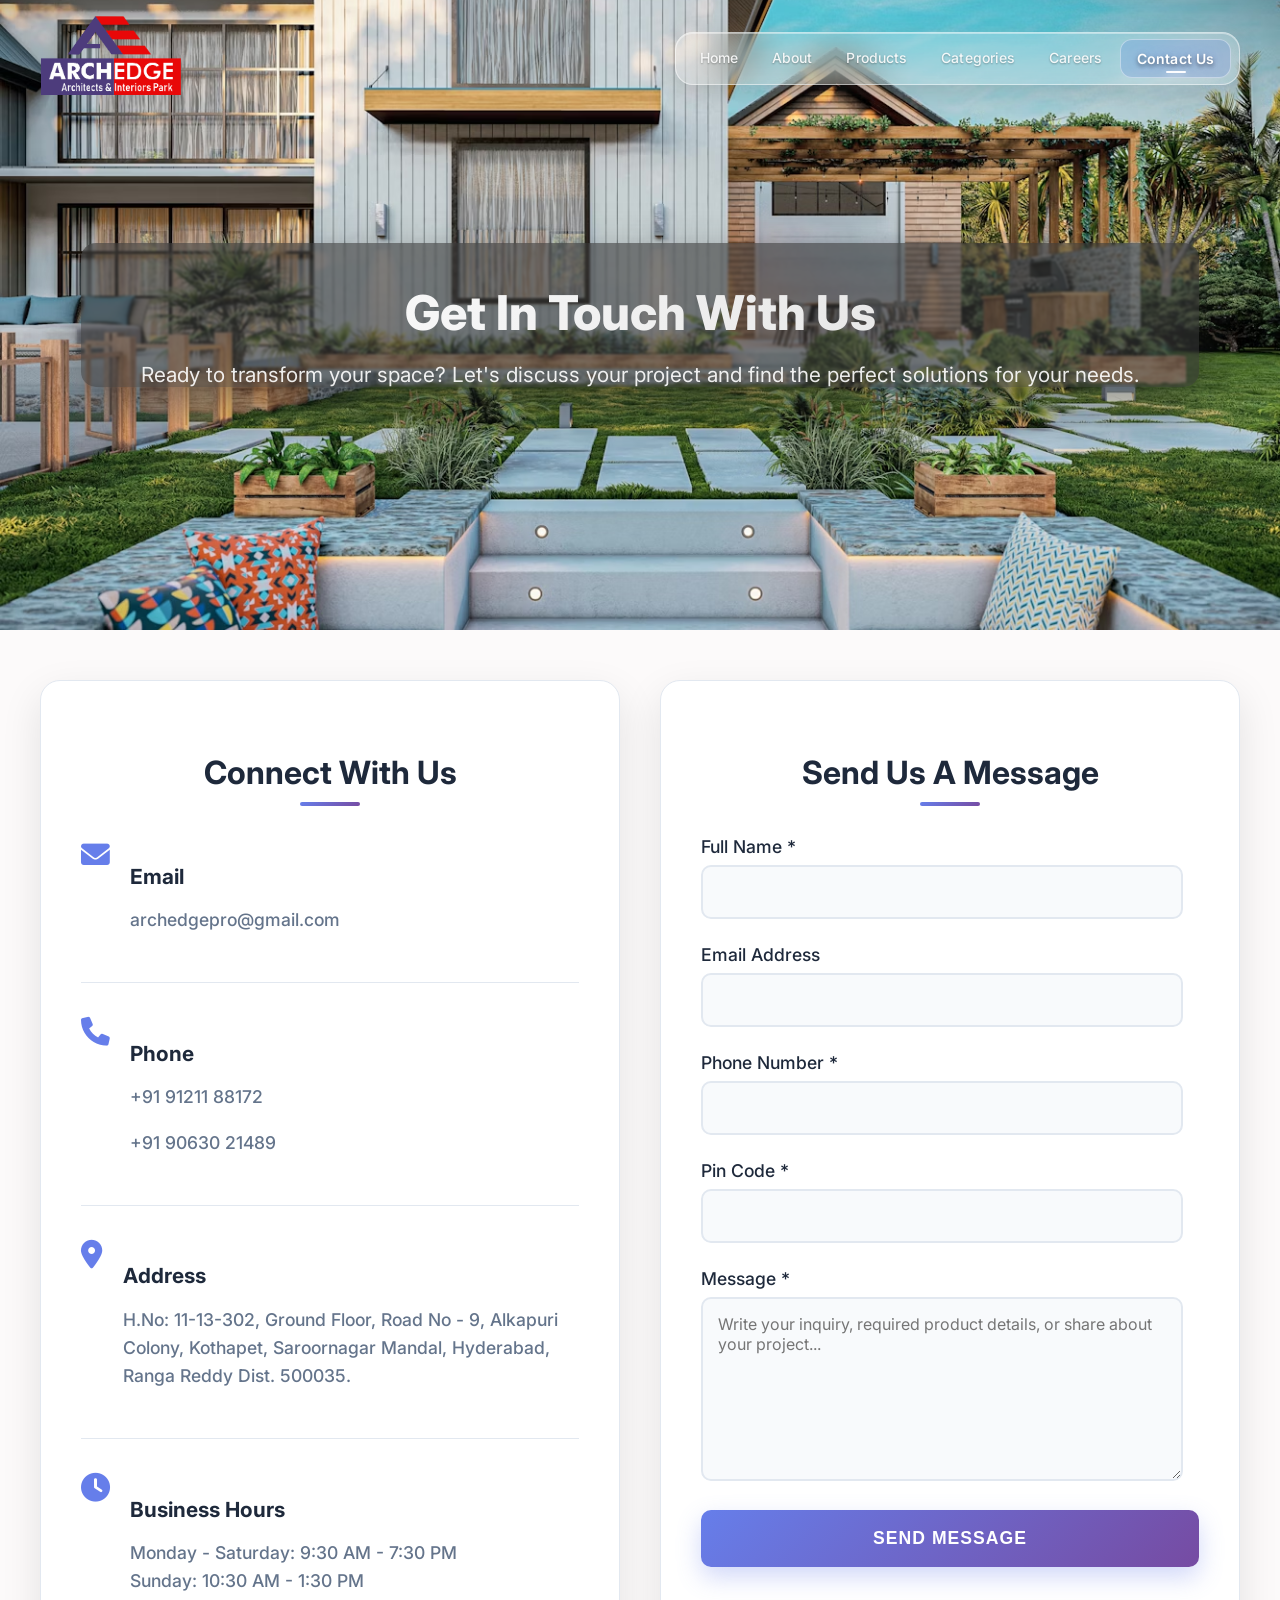
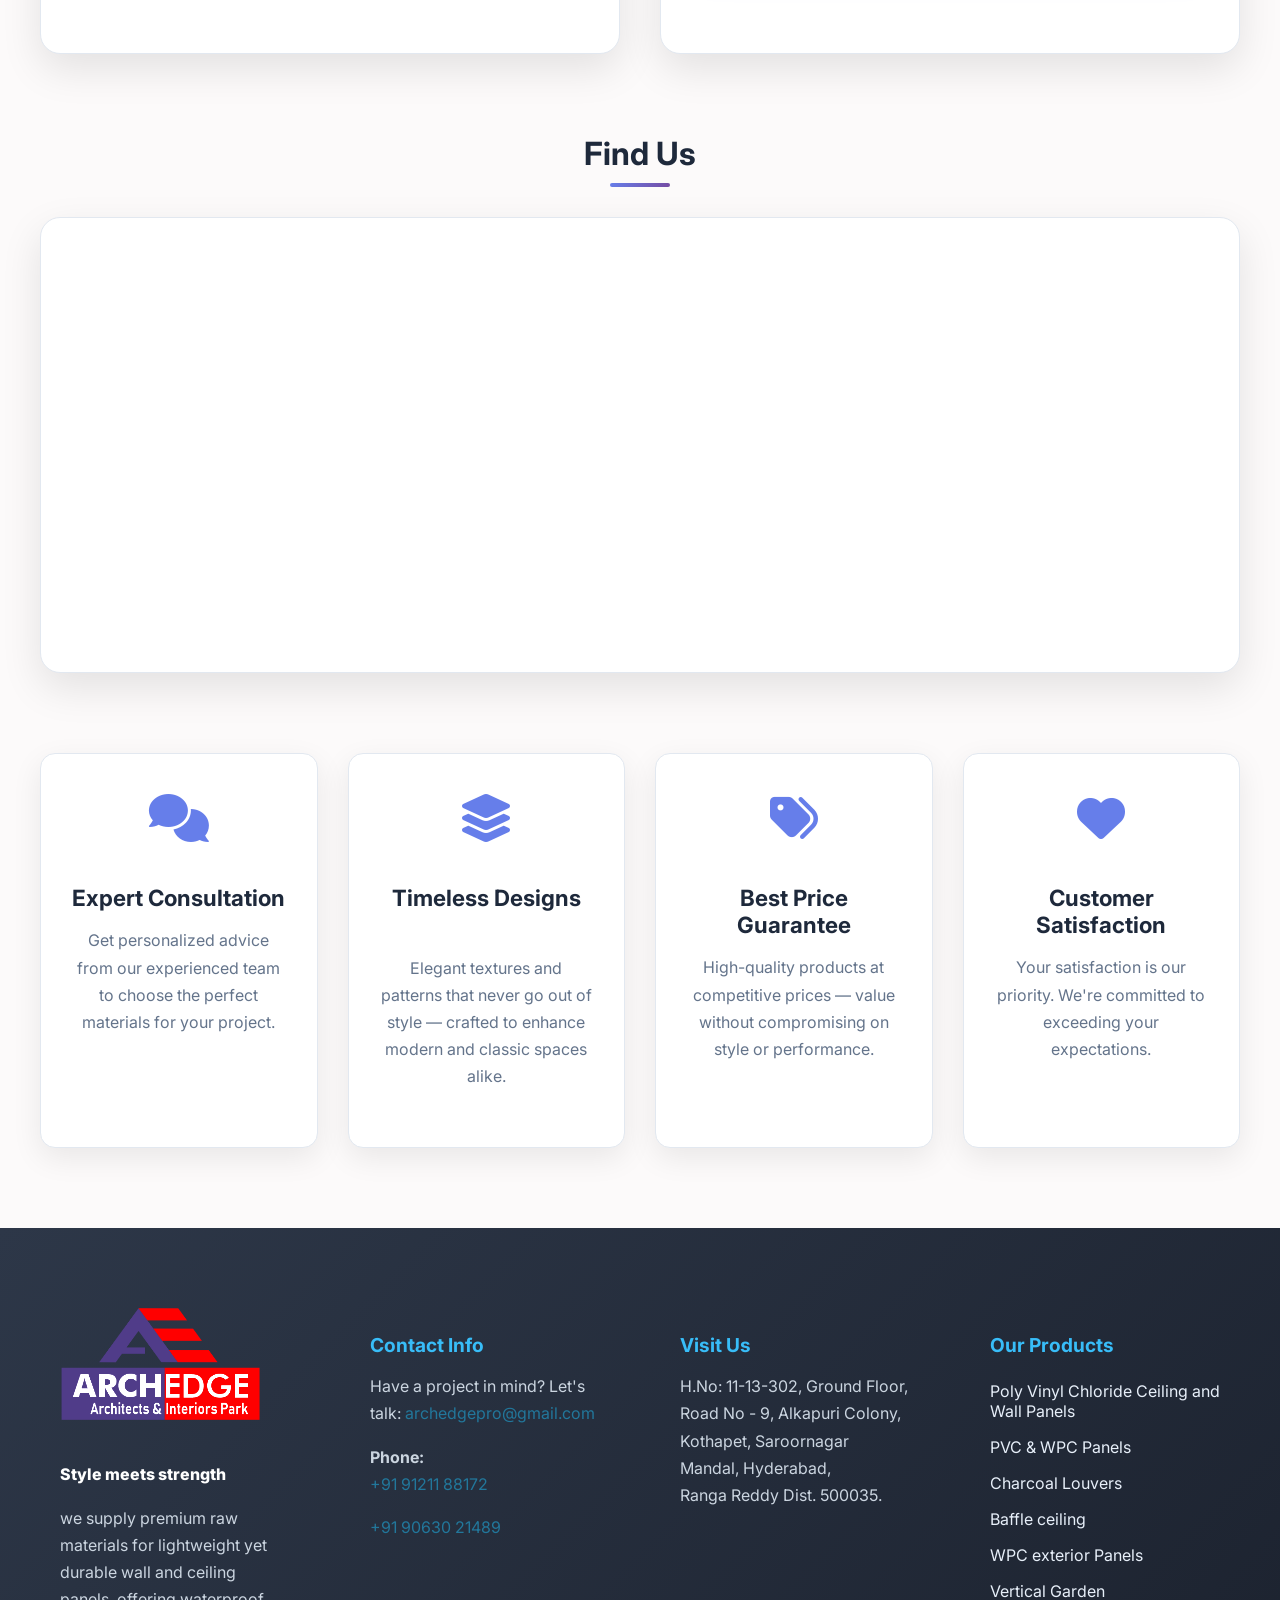
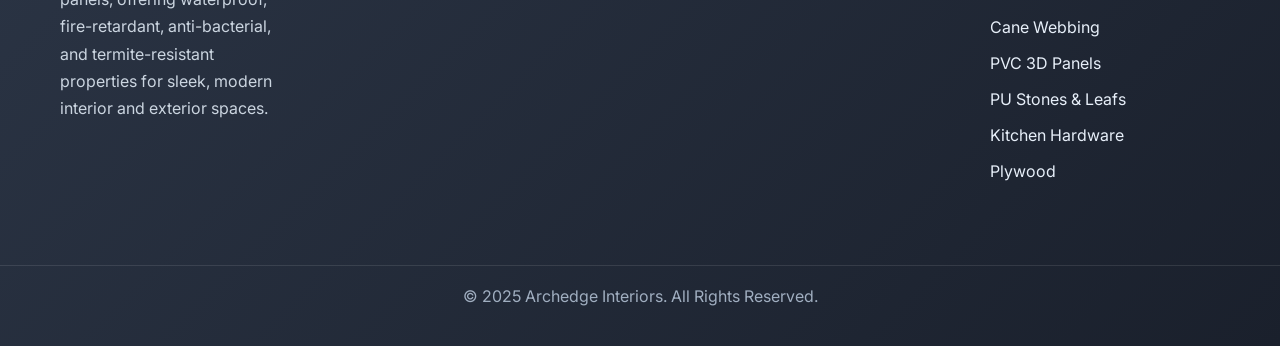
<file: contact/index.html>
<!DOCTYPE html>
<html lang="en">

<head>
    <!-- Basic Page Needs -->
    <meta charset="UTF-8">
    <meta http-equiv="X-UA-Compatible" content="IE=edge">
    <meta name="viewport" content="width=device-width, initial-scale=1.0">

    <!-- Page Title & Description -->
    <title>Contact Archedge | Architects & Interiors Park in Hyderabad</title>
    <meta name="description"
        content="Get in touch with Archedge – Hyderabad's trusted destination for architecture, interior solutions, decorative wall panels, PVC ceilings, waterproof flooring, and WPC panels. Expert design and quality materials for modern spaces.">
    <meta name="keywords"
        content="Archedge contact, architects Hyderabad, interior designers Hyderabad, decorative wall panels, PVC ceiling systems, waterproof flooring, WPC panels, building design Hyderabad">

    <!-- Canonical URL -->
    <link rel="canonical" href="https://archedge.pro/contact/">

    <meta name="robots" content="index, follow" />

    <!-- Favicon for Chrome & others -->
    <!-- Standard Favicon -->
    <link rel="icon" type="image/x-icon" href="/assets/images/favicon.ico">
    <link rel="shortcut icon" type="image/x-icon" href="/assets/images/favicon.ico">

    <!-- PNG Icons for Modern Browsers -->
    <link rel="icon" type="image/png" sizes="32x32" href="/assets/images/favicon-32x32.png">
    <link rel="icon" type="image/png" sizes="16x16" href="/assets/images/favicon-16x16.png">

    <!-- Apple iOS Touch Icon -->
    <link rel="apple-touch-icon" sizes="180x180" href="/assets/images/apple-touch-icon.png">

    <!-- Android / PWA -->
    <link rel="manifest" href="/assets/images/manifest.json">
    <meta name="theme-color" content="#1a1a1a">

    <!-- Windows Tiles -->
    <meta name="msapplication-TileColor" content="#1a1a1a">
    <meta name="msapplication-TileImage" content="/assets/images/mstile-150x150.png">

    <!-- Safari Pinned Tab (macOS/iOS Safari) -->
    <link rel="mask-icon" href="/assets/images/safari-pinned-tab.svg" color="#1a1a1a">




    <!-- Open Graph / Facebook -->
    <meta property="og:type" content="website">
    <meta property="og:url" content="https://archedge.pro/contact/">
    <meta property="og:title" content="Contact Archedge | Architects & Interiors Park in Hyderabad">
    <meta property="og:description"
        content="Get in touch with Archedge – Hyderabad's trusted destination for architecture, interior solutions, decorative wall panels, PVC ceilings, waterproof flooring, and WPC panels.">
    <meta property="og:image" content="https://archedge.pro/assets/images/og.png">
    <meta property="og:site_name" content="Archedge – Architects & Interiors Park">
    <meta property="og:locale:alternate" content="en_US">
    <meta property="og:locale:alternate" content="en_GB">

    <!-- Twitter Card -->
    <meta name="twitter:card" content="summary_large_image">
    <meta name="twitter:site" content="@archedgeinteriors">
    <meta name="twitter:creator" content="@archedgeinteriors">
    <meta name="twitter:title" content="Contact Archedge | Architects & Interiors Park in Hyderabad">
    <meta name="twitter:description"
        content="Get in touch with Archedge – Hyderabad's trusted destination for architecture, interior solutions, decorative wall panels, PVC ceilings, waterproof flooring, and WPC panels.">
    <meta name="twitter:image" content="https://archedge.pro/assets/images/og.png">

    <!-- Stylesheets -->
    <link rel="stylesheet" href="../assets/css/navbar.css">
    <link rel="stylesheet" href="../assets/css/contact.css">
    <link rel="stylesheet" href="https://cdnjs.cloudflare.com/ajax/libs/font-awesome/6.0.0/css/all.min.css">
    <link href="https://fonts.googleapis.com/css2?family=Inter:wght@300;400;500;600;700&display=swap" rel="stylesheet">

    <!-- Enhanced SEO Meta Tags -->
    <meta name="author" content="Archedge – Architects & Interiors Park">
    <meta name="publisher" content="Archedge – Architects & Interiors Park">
    <meta name="classification"
        content="Interior Design, Decorative Wall Panels, Ceiling Systems, Waterproof Flooring, PVC Panels, WPC Panels">
    <meta name="geo.region" content="IN-TG">
    <meta name="geo.placename" content="Hyderabad">
    <meta name="geo.position" content="17.4065;78.4772">
    <meta name="ICBM" content="17.4065, 78.4772">
    <meta name="revisit-after" content="7 days">
    <meta name="language" content="EN">
    <meta name="distribution" content="global">
    <meta name="rating" content="general">

    <!-- Enhanced Open Graph -->
    <meta property="business:contact_data:street_address"
        content="H. No: 11-13-302, Ground Floor, Road No - 9, Alkapuri Colony">
    <meta property="business:contact_data:locality" content="Hyderabad">
    <meta property="business:contact_data:region" content="Telangana">
    <meta property="business:contact_data:postal_code" content="500035">
    <meta property="business:contact_data:country_name" content="India">
    <meta property="business:contact_data:email" content="archedgepro@gmail.com">
    <meta property="business:contact_data:phone_number" content="+919121188172">

    <!-- Google Analytics 4 -->
    <script async src="https://www.googletagmanager.com/gtag/js?id=G-M53RF9HY7P"></script>
    <script>
        window.dataLayer = window.dataLayer || [];
        function gtag() { dataLayer.push(arguments); }
        gtag('js', new Date());
        gtag('config', 'G-M53RF9HY7P');
    </script>

    <!-- Microsoft Clarity -->
    <script type="text/javascript">
        (function (c, l, a, r, i, t, y) {
            c[a] = c[a] || function () { (c[a].q = c[a].q || []).push(arguments) };
            t = l.createElement(r); t.async = 1; t.src = "https://www.clarity.ms/tag/" + i;
            y = l.getElementsByTagName(r)[0]; y.parentNode.insertBefore(t, y);
        })(window, document, "clarity", "script", "sxzyvyyrtw");
    </script>

    <!-- JSON-LD Structured Data: LocalBusiness + Breadcrumb + WebSite -->
    <script type="application/ld+json">
    {
      "@context": "https://schema.org",
      "@type": ["LocalBusiness","HomeAndConstructionBusiness"],
      "name": "Archedge – Architects & Interiors Park",
      "description": "Get in touch with Archedge – Hyderabad's trusted destination for architecture, interior solutions, decorative wall panels, PVC ceilings, waterproof flooring, and WPC panels.",
      "url": "https://archedge.pro/contact/",
      "logo": "https://archedge.pro/assets/images/logo.png",
      "image": "https://archedge.pro/assets/images/og.png",
      "telephone": "+91-91211-88172",
      "email": "archedgepro@gmail.com",
      "address": {
        "@type": "PostalAddress",
        "streetAddress": "H. No: 11-13-302, Ground Floor, Road No - 9, Alkapuri Colony",
        "addressLocality": "Hyderabad",
        "addressRegion": "Telangana",
        "postalCode": "500035",
        "addressCountry": "IN"
      },
      "geo": {
        "@type": "GeoCoordinates",
        "latitude": 17.4065,
        "longitude": 78.4772
      },
      "openingHoursSpecification": [{
        "@type": "OpeningHoursSpecification",
        "dayOfWeek": ["Monday","Tuesday","Wednesday","Thursday","Friday","Saturday"],
        "opens": "09:30",
        "closes": "18:30"
      }],
      "priceRange": "₹₹",
      "areaServed": [{"@type":"State","name":"Telangana"},{"@type":"State","name":"Andhra Pradesh"}],
      "sameAs": [
        "https://www.facebook.com/archedgeinteriors",
        "https://www.instagram.com/archedgeinteriors",
        "https://www.linkedin.com/company/archedge-interiors"
      ],
      "foundingDate": "2025"
      
    }
    </script>

    <script type="application/ld+json">
    {
      "@context": "https://schema.org",
      "@type": "BreadcrumbList",
      "itemListElement": [
        {"@type":"ListItem","position":1,"name":"Home","item":"https://archedge.pro/"},
        {"@type":"ListItem","position":2,"name":"Contact","item":"https://archedge.pro/contact/"}
      ]
    }
    </script>

    <script type="application/ld+json">
    {
      "@context": "https://schema.org",
      "@type": "WebSite",
      "name": "Archedge – Architects & Interiors Park",
      "url": "https://archedge.pro",
      "potentialAction": {
        "@type": "SearchAction",
        "target": "https://archedge.pro/search?q={search_term_string}",
        "query-input": "required name=search_term_string"
      }
    }
    </script>
</head>


<body>
    <!-- Header -->
    <header class="header">
        <div class="container">
            <nav class="navbar">
                <a href="/"><img src="../assets/images/logo.png" alt="Archedge Logo" class="navbar-logo" /></a>


                <div class="nav-right">
                    <ul class="nav-menu">
                        <li class="nav-item">
                            <a href="../" class="nav-link">
                                <span class="nav-text">Home</span>
                                <span class="nav-indicator"></span>
                            </a>
                        </li>
                        <li class="nav-item">
                            <a href="../about/" class="nav-link">
                                <span class="nav-text">About</span>
                                <span class="nav-indicator"></span>
                            </a>
                        </li>
                        <li class="nav-item">
                            <a class="nav-link">
                                <span class="nav-text">Products</span>
                                <span class="nav-indicator"></span>
                            </a>
                            <div class="brands-dropdown">
                                <div class="brands-row">
                                    <a href="../products/pare/" class="brand-item">
                                        <div class="brand-image-container">
                                            <img src="../assets/images/brands/pare/product.webp" alt="Pare India"
                                                class="brand-image" loading="lazy">
                                            <div class="brand-overlay">
                                                <span class="view-products-text">View Products</span>
                                            </div>
                                        </div>
                                        <div class="brand-name"> PARE </div>
                                    </a>

                                    <a href="../products/vox/" class="brand-item">
                                        <div class="brand-image-container">
                                            <img src="../assets/images/brands/vox/product.jpg" alt="Vox India"
                                                class="brand-image" loading="lazy">
                                            <div class="brand-overlay">
                                                <span class="view-products-text">View Products</span>
                                            </div>
                                        </div>
                                        <div class="brand-name"> VOX </div>
                                    </a>


                                    <a href="../products/stanza/" class="brand-item">
                                        <div class="brand-image-container">
                                            <img src="../assets/images/brands/Stanza/Soffit Panels/image.webp"
                                                alt="Stanza Decor" class="brand-image" loading="lazy">
                                            <div class="brand-overlay">
                                                <span class="view-products-text">View Products</span>
                                            </div>
                                        </div>
                                        <div class="brand-name">Stanza - Soffit</div>
                                    </a>


                                    <a href="../products/stardec/" class="brand-item">
                                        <div class="brand-image-container">
                                            <img src="../assets/images/brands/StarDECOR/product.jpeg"
                                                alt="Star Dec Products" class="brand-image" loading="lazy">
                                            <div class="brand-overlay">
                                                <span class="view-products-text">View Products</span>
                                            </div>
                                        </div>
                                        <div class="brand-name"> Charcoal Louvers </div>
                                    </a>


                                    <a href="../products/future decore/" class="brand-item">
                                        <div class="brand-image-container">
                                            <img src="../assets/images/brands/Future DECOR/rock.jpg"
                                                alt="Future Decore Industries" class="brand-image" loading="lazy">
                                            <div class="brand-overlay">
                                                <span class="view-products-text">View Products</span>
                                            </div>
                                        </div>
                                        <div class="brand-name">PU Stones & Leafs</div>
                                    </a>


                                </div>
                            </div>
                        </li>

                        <li class="nav-item">
                            <a class="nav-link">
                                <span class="nav-text">Categories</span>
                                <span class="nav-indicator"></span>
                            </a>
                            <div class="categories-dropdown">
                                <div class="brands-row">
                                    <a href="../categories/ceiling-panels/" class="brand-item">
                                        <div class="brand-image-container">
                                            <img src="../assets/images/categories/Ceiling-Panels.jpeg"
                                                alt="Ceiling Panels" class="brand-image" loading="lazy">
                                            <div class="brand-overlay">
                                                <span class="view-products-text">View Ceiling Panels</span>
                                            </div>
                                        </div>
                                        <div class="brand-name">Ceiling Panels</div>
                                    </a>

                                    <a href="../categories/wall-panels/" class="brand-item">
                                        <div class="brand-image-container">
                                            <img src="../assets/images//categories/wall-panels.jpg" alt="Wall Panels"
                                                class="brand-image" loading="lazy">
                                            <div class="brand-overlay">
                                                <span class="view-products-text">View Wall Panels</span>
                                            </div>
                                        </div>
                                        <div class="brand-name">Wall Panels</div>
                                    </a>

                                    <a href="../categories/floor-panels/" class="brand-item">
                                        <div class="brand-image-container">
                                            <img src="../assets/images/categories/Floor-Panels.jpeg" alt="Floor Panels"
                                                class="brand-image" loading="lazy">
                                            <div class="brand-overlay">
                                                <span class="view-products-text">View Floor Panels</span>
                                            </div>
                                        </div>
                                        <div class="brand-name">Floor Panels</div>
                                    </a>


                                </div>
                            </div>
                        </li>
                        <li class="nav-item">
                            <a href="../careers/" class="nav-link">
                                <span class="nav-text">Careers</span>
                                <span class="nav-indicator"></span>
                            </a>
                        </li>
                        <li class="nav-item">
                            <a href="../contact/" class="nav-link active">
                                <span class="nav-text">Contact Us</span>
                                <span class="nav-indicator"></span>
                            </a>
                        </li>
                    </ul>
                    <div class="mobile-menu-toggle" role="button" aria-label="Toggle menu" tabindex="0">
                        <span class="hamburger-line"></span>
                        <span class="hamburger-line"></span>
                        <span class="hamburger-line"></span>
                        <span class="menu-label"></span>
                    </div>
                </div>
            </nav>
        </div>
    </header>

    <!-- Hero Section -->
    <section class="hero-section">
        <img src="../assets/images/contact/cover.avif" alt="Contact archedge Hero Banner" class="hero-img"
            fetchpriority="high">
        <div class="hero-content">
            <h1>Get In Touch With Us</h1>
            <p>Ready to transform your space? Let's discuss your project and find the perfect solutions for your needs.
            </p>
        </div>
    </section>

    <!-- Main Content -->
    <main class="main-content">
        <!-- Contact Grid -->
        <section class="contact-grid">
            <!-- Contact Information -->
            <div class="contact-info fade-in">
                <h3>Connect With Us</h3>

                <div class="contact-item">
                    <i class="fas fa-envelope"></i>
                    <div>
                        <h4>Email</h4>
                        <p><a href="mailto:archedgepro@gmail.com">archedgepro@gmail.com</a></p>
                    </div>
                </div>

                <div class="contact-item">
                    <i class="fas fa-phone"></i>
                    <div>
                        <h4>Phone</h4>
                        <p><a href="tel:+919121188172">+91 91211 88172</a></p>
                        <p><a href="tel:+919063021489">+91 90630 21489</a></p>
                    </div>
                </div>

                <div class="contact-item">
                    <i class="fas fa-map-marker-alt"></i>
                    <div>
                        <h4>Address</h4>
                        <p>
                            H.No: 11-13-302, Ground Floor,
                            Road No - 9, Alkapuri Colony, Kothapet,
                            Saroornagar Mandal, Hyderabad,<br>
                            Ranga Reddy Dist. 500035.
                        </p>
                    </div>
                </div>

                <div class="contact-item">
                    <i class="fas fa-clock"></i>
                    <div>
                        <h4>Business Hours</h4>
                        <p>Monday - Saturday: 9:30 AM - 7:30 PM<br>
                            Sunday: 10:30 AM - 1:30 PM</p>
                    </div>
                </div>
            </div>

            <!-- Contact Form -->
            <div class="contact-form fade-in">
                <h3>Send Us A Message</h3>
                <form id="contactForm" method="POST">
                    <div class="form-group">
                        <label for="name">Full Name *</label>
                        <input type="text" id="name" name="name" required>
                        <small class="error" style="color:red; display:none;"></small>
                    </div>

                    <div class="form-group">
                        <label for="email">Email Address</label>
                        <input type="email" id="email" name="email">
                        <small class="error" style="color:red; display:none;"></small>
                    </div>

                    <div class="form-group">
                        <label for="phone">Phone Number *</label>
                        <input type="tel" id="phone" name="phone" required>
                        <small class="error" style="color:red; display:none;"></small>
                    </div>

                    <div class="form-group">
                        <label for="pincode">Pin Code *</label>
                        <input type="text" id="pincode" name="pincode" maxlength="6" required>
                        <small class="error" style="color:red; display:none;"></small>
                    </div>

                    <div class="form-group">
                        <label for="message">Message *</label>
                        <textarea id="message" name="message"
                            placeholder="Write your inquiry, required product details, or share about your project..."
                            required></textarea>
                        <small class="error" style="color:red; display:none;"></small>
                    </div>


                    <button type="submit" class="submit-btn">Send Message</button>
                </form>

            </div>
        </section>

        <!-- Map Section -->
        <section class="map-section fade-in">
            <h3>Find Us</h3>
            <div class="map-container">
                <iframe
                    src="https://www.google.com/maps/embed?pb=!1m18!1m12!1m3!1d3807.9636661352383!2d78.55277547493418!3d17.36548128351796!2m3!1f0!2f0!3f0!3m2!1i1024!2i768!4f13.1!3m3!1m2!1s0x3bcb9982b4e64641%3A0x305c52ca4b7fb416!2sARCHEDGE!5e0!3m2!1sen!2sin!4v1755711604412!5m2!1sen!2sin"
                    width="600" height="450" style="border:0;" allowfullscreen="" loading="lazy"
                    referrerpolicy="no-referrer-when-downgrade"></iframe>
            </div>
        </section>

        <!-- Features Section -->
        <section class="features-grid">
            <div class="feature-card fade-in">
                <i class="fas fa-comments"></i>
                <h3>Expert Consultation</h3>
                <p>Get personalized advice from our experienced team to choose the perfect materials for your project.
                </p>
            </div>

            <div class="feature-card fade-in">
                <i class="fas fa-layer-group"></i>
                <h3>Timeless Designs</h3>
                <p><br>Elegant textures and patterns that never go out of style — crafted to enhance modern and classic
                    spaces alike.</p>
            </div>
            <div class="feature-card fade-in">
                <i class="fas fa-tags"></i>
                <h3>Best Price Guarantee</h3>
                <p>High-quality products at competitive prices — value without compromising on style or performance.</p>
            </div>




            <div class="feature-card fade-in">
                <i class="fas fa-heart"></i>
                <h3>Customer Satisfaction</h3>
                <p>Your satisfaction is our priority. We're committed to exceeding your expectations.</p>
            </div>
        </section>
    </main>

    <!-- Footer -->
    <footer class="footer">
        <div class="footer-container">
            <div class="footer-column">
                <img src="../assets/images/logo.png" alt="Archedge Logo" class="footer-logo" />
                <p style="font-weight: 800;color:white;">Style meets strength</p>
                <p>we supply premium raw materials for lightweight yet durable wall and ceiling panels, offering
                    waterproof, fire-retardant, anti-bacterial, and termite-resistant properties for sleek, modern
                    interior and exterior spaces.</p>
            </div>

            <div class="footer-column">
                <h4>Contact Info</h4>
                <p>Have a project in mind? Let's talk: <a href="mailto:archedgepro@gmail.com">archedgepro@gmail.com</a>
                </p>
                <p><strong>Phone:</strong><br> <a href="tel:+919121188172">+91 91211 88172</a></p>
                <p><a href="tel:+919063021489">+91 90630 21489</a></p>
            </div>

            <div class="footer-column">
                <h4>Visit Us</h4>
                <p>
                    H.No: 11-13-302, Ground Floor,
                    Road No - 9, Alkapuri Colony, Kothapet,
                    Saroornagar Mandal, Hyderabad,<br>
                    Ranga Reddy Dist. 500035.
                </p>
            </div>

            <div class="footer-column">
                <h4>Our Products</h4>
                <ul>
                    <li>Poly Vinyl Chloride Ceiling and Wall Panels</li>
                    <li>PVC & WPC Panels</li>
                    <li>Charcoal Louvers</li>
                    <li>Baffle ceiling</li>
                    <li>WPC exterior Panels</li>
                    <li>Vertical Garden</li>
                    <li>Cane Webbing</li>
                    <li>PVC 3D Panels</li>
                    <li>PU Stones & Leafs</li>
                    <li>Kitchen Hardware</li>
                    <li>Plywood</li>
                </ul>
            </div>
        </div>

        <div class="footer-bottom">
            &copy; 2025 Archedge Interiors. All Rights Reserved.
        </div>
    </footer>

    <script src="../assets/js/navbar.js" defer></script>
    <script>
        // Simple fade-in animation
        const observerOptions = {
            threshold: 0.1,
            rootMargin: '0px 0px -50px 0px'
        };

        const observer = new IntersectionObserver((entries) => {
            entries.forEach(entry => {
                if (entry.isIntersecting) {
                    entry.target.classList.add('visible');
                }
            });
        }, observerOptions);

        document.querySelectorAll('.fade-in').forEach(el => {
            observer.observe(el);
        });

        document.getElementById("contactForm").addEventListener("submit", function (e) {
            e.preventDefault(); // stop form submission
            let isValid = true;
            let firstInvalid = null;

            function setError(input, message) {
                const errorElement = input.parentElement.querySelector(".error");
                errorElement.textContent = message;
                errorElement.style.display = "block";
                input.style.border = "1px solid red";
                if (!firstInvalid) firstInvalid = input;
                isValid = false;
            }

            function clearError(input) {
                const errorElement = input.parentElement.querySelector(".error");
                errorElement.textContent = "";
                errorElement.style.display = "none";
                input.style.border = "1px solid #ccc";
            }

            const name = document.getElementById("name");
            if (!/^[A-Za-z\s]+$/.test(name.value.trim())) {
                setError(name, "Name should contain only letters.");
            } else {
                clearError(name);
            }

            const email = document.getElementById("email");
            if (email.value.trim().length > 0 && !/^\S+@\S+\.\S+$/.test(email.value.trim())) {
                setError(email, "Please enter a valid email address.");
            } else {
                clearError(email);
            }

            const phone = document.getElementById("phone");
            const phoneValue = phone.value.trim();
            if (!/^[6-9]\d{9}$/.test(phoneValue)) {
                setError(phone, "Enter a valid Phone Number");
            } else {
                clearError(phone);
            }

            const pincode = document.getElementById("pincode");
            if (!/^\d{6}$/.test(pincode.value.trim())) {
                setError(pincode, "Pin code must be 6 digits.");
            } else {
                clearError(pincode);
            }

            const message = document.getElementById("message");
            if (message.value.trim().length < 1) {
                setError(message, "Message cannot be empty.");
            } else {
                clearError(message);
            }

            // 🚨 If invalid, stop here
            if (!isValid) {
                firstInvalid.focus();
                return false;
            }

            // ✅ If valid, send to Google Apps Script
            fetch("https://script.google.com/macros/s/AKfycbyXwMIdFGOtPPA4Z30cNKdCPQa94z23dA3bPipWyG0SstnmAKpXCZnmOkXiVgcl8LTX/exec", {
                method: "POST",
                body: JSON.stringify({
                    name: name.value.trim(),
                    email: email.value.trim(),
                    phone: phoneValue,
                    pincode: pincode.value.trim(),
                    message: message.value.trim(),
                    sheetName: "contacted-clients" // 👈 your sheet name
                })
            })
                .then(res => res.text())
                .then(response => {
                    // Redirect to Thank You page after successful submission
                    window.location.href = "./thankyou";
                })
                .catch(err => {
                    console.error("Error:", err);
                    alert("Something went wrong. Please try again.");
                });

        });
    </script>


</body>

</html>
</file>
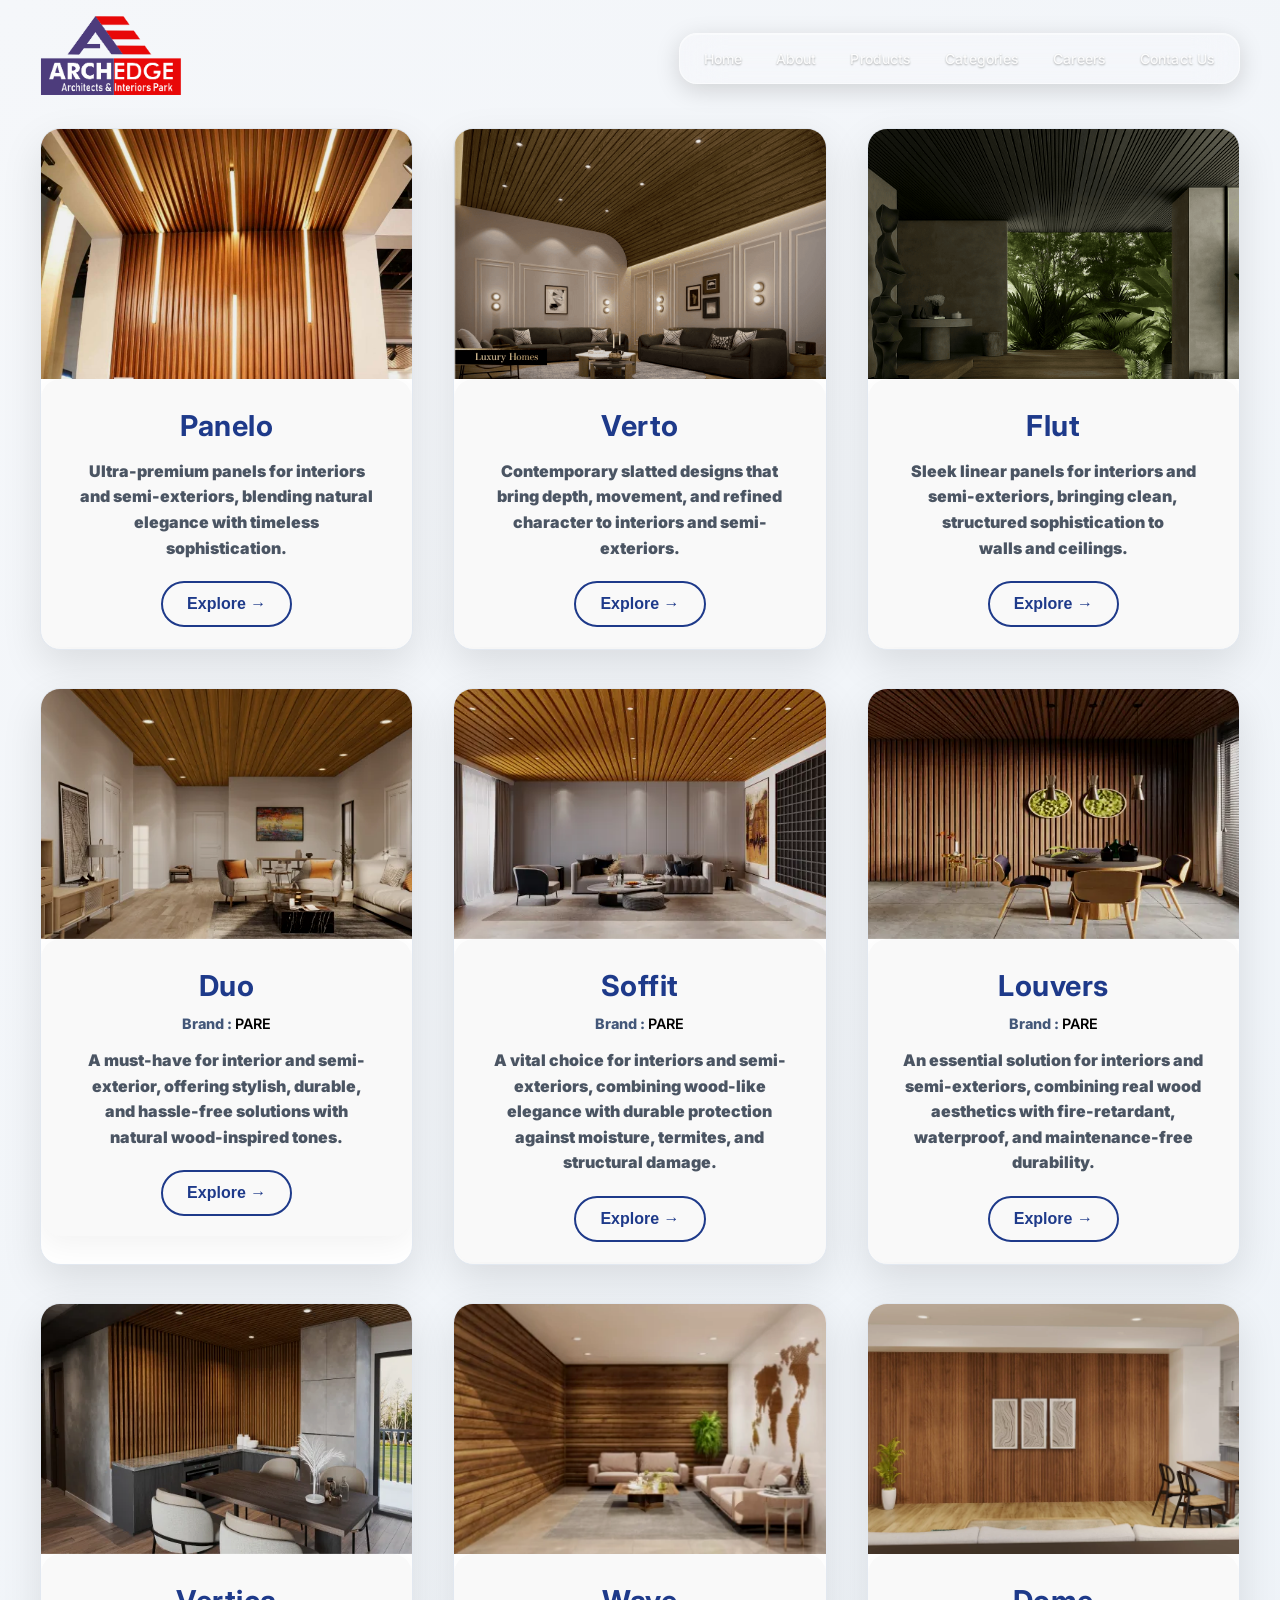
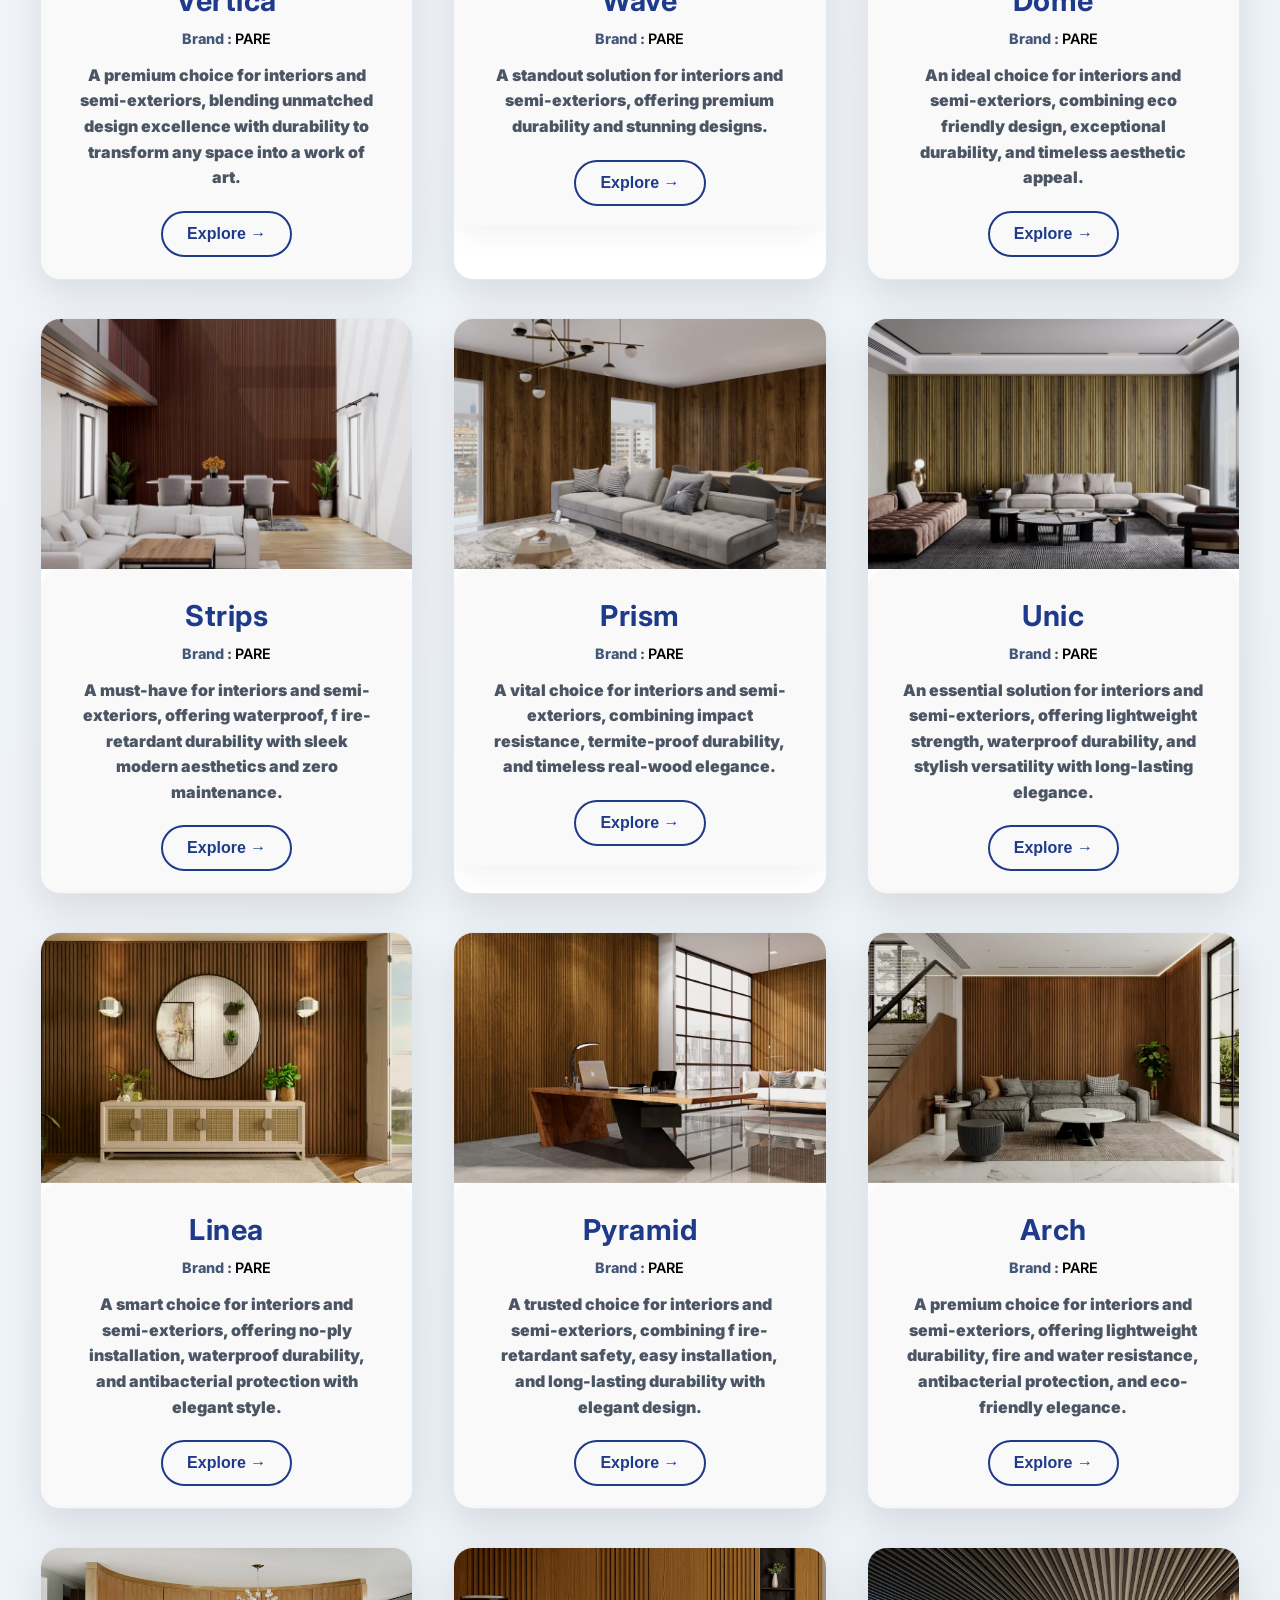
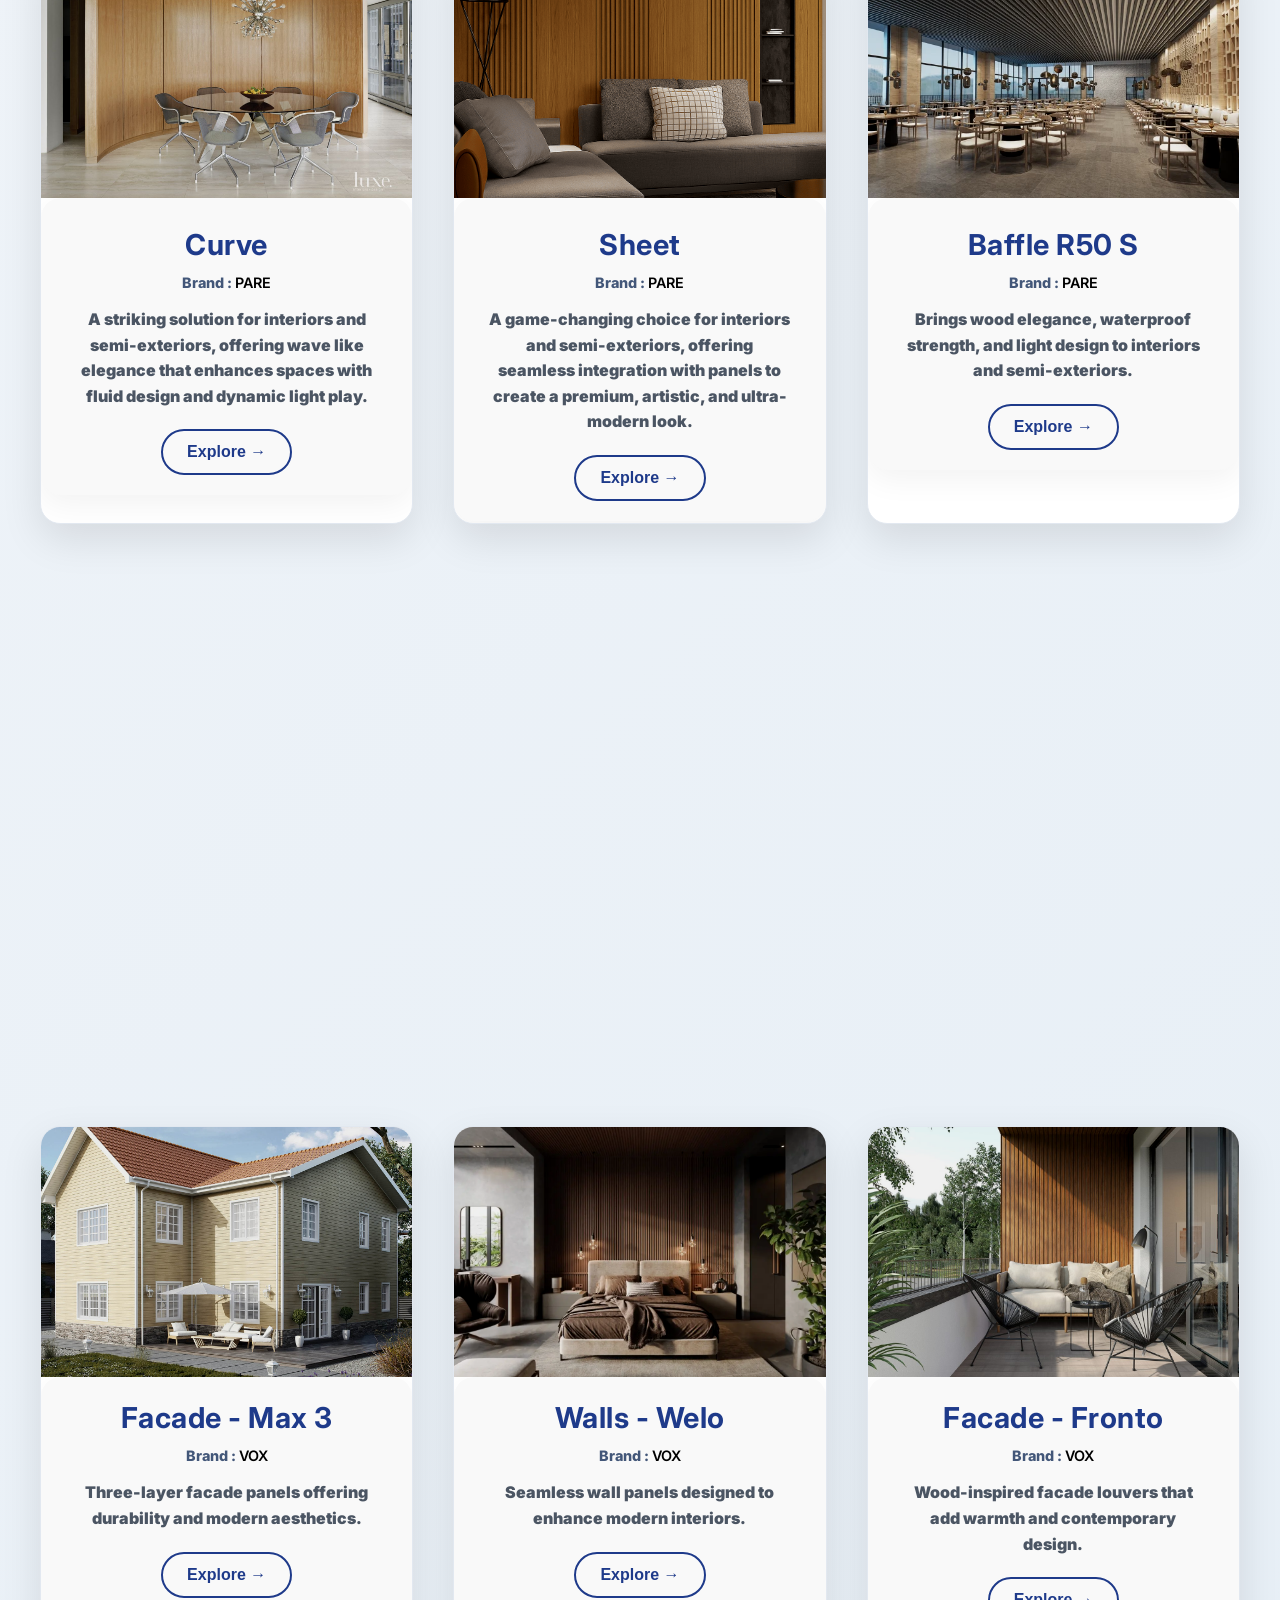
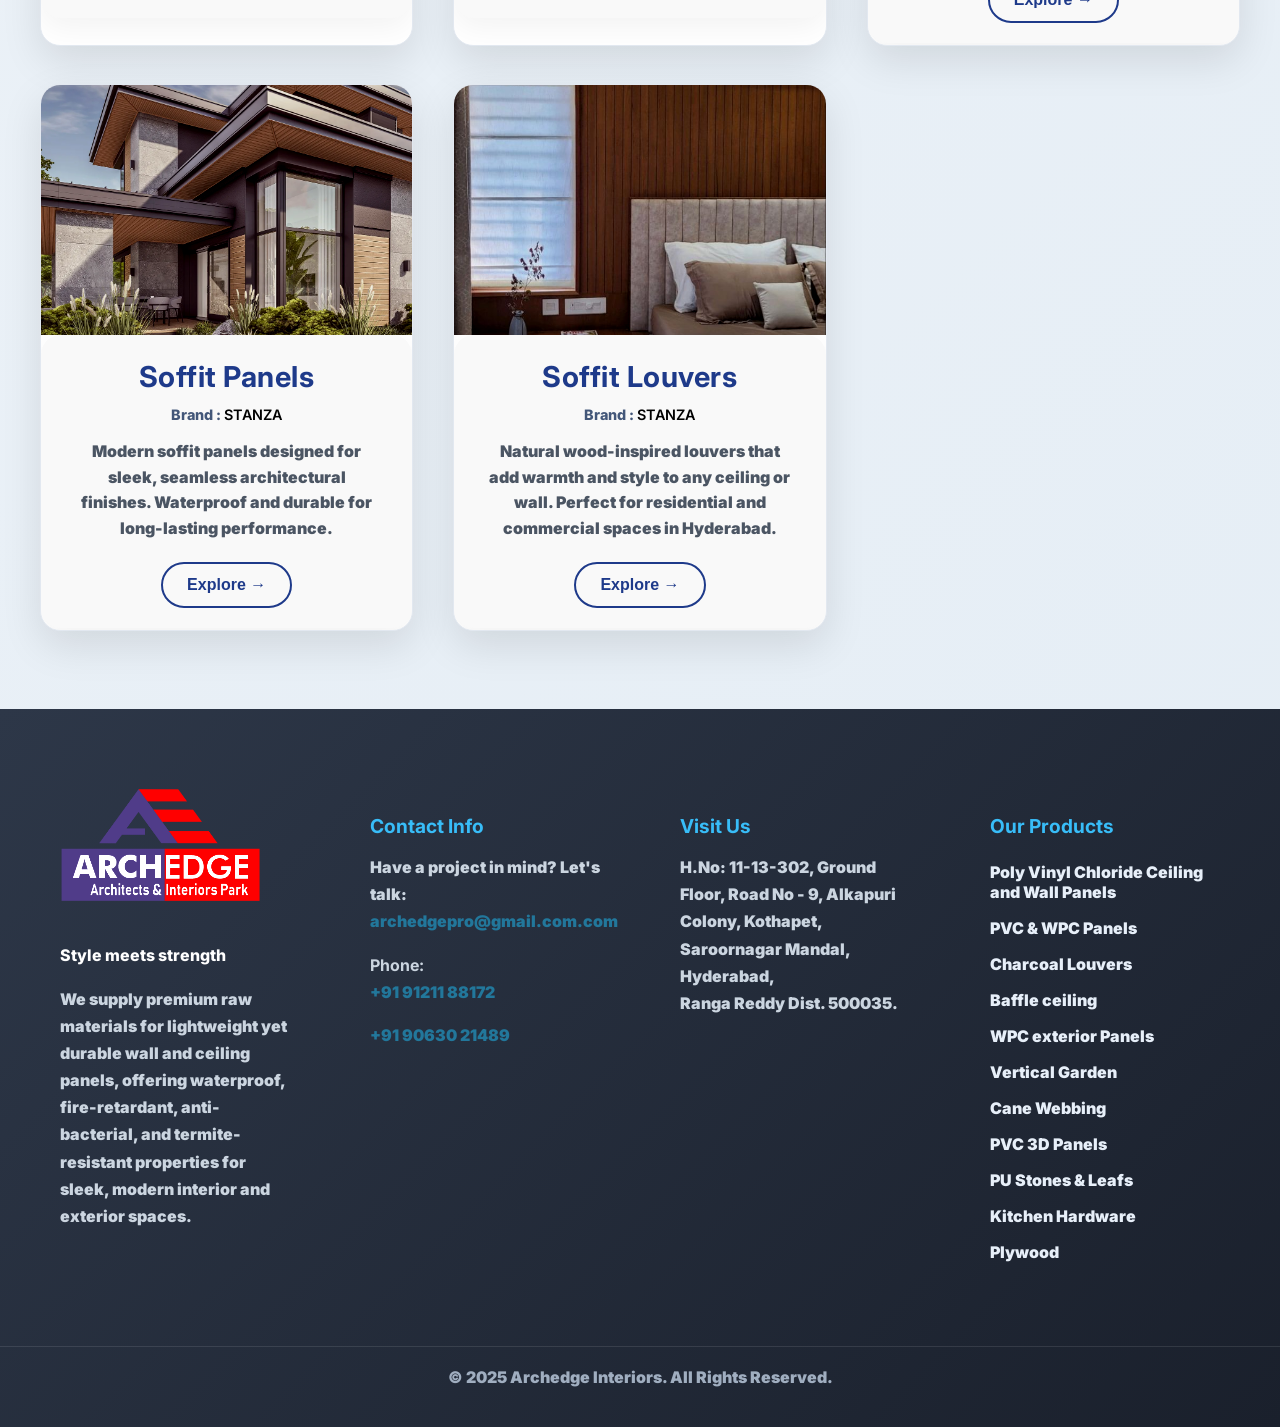
<file: categories/ceiling-Panels/index.html>
<!DOCTYPE html>
<html lang="en">

<head>
    <!-- Basic Page Needs -->
    <meta charset="UTF-8" />
    <meta http-equiv="X-UA-Compatible" content="IE=edge" />
    <meta name="viewport" content="width=device-width, initial-scale=1, maximum-scale=1" />

    <title>Premium Ceiling Panels in Hyderabad | PVC & WPC Ceiling Solutions - Archedge</title>
    <meta name="description"
        content="Explore premium ceiling panels in Hyderabad by Archedge. Durable PVC & WPC ceiling solutions, including fire-retardant, termite-resistant, and false ceiling panels for modern interiors. Free consultation and installation available.">
    <meta name="keywords"
        content="PVC ceiling panels, WPC ceiling panels, false ceilings, fire-retardant ceilings, termite-resistant ceilings, modern interior ceilings, residential ceiling solutions, commercial ceiling solutions, Archedge ceiling panels, designer ceiling solutions">
    <meta name="author" content="Archedge – Architects & Interiors Park">
    <meta name="robots" content="index, follow" />

    <!-- Canonical URL -->
    <link rel="canonical" href="https://archedge.pro/categories/ceiling-panels/" />

    <!-- Favicon & App Icons -->
    <link rel="icon" type="image/x-icon" href="../../assets/images/favicon.ico">
    <link rel="shortcut icon" type="image/x-icon" href="../../assets/images/favicon.ico">
    <link rel="icon" type="image/png" sizes="32x32" href="../../assets/images/favicon-32x32.png">
    <link rel="icon" type="image/png" sizes="16x16" href="../../assets/images/favicon-16x16.png">
    <link rel="apple-touch-icon" sizes="180x180" href="../../assets/images/apple-touch-icon.png">
    <link rel="manifest" href="../../assets/images/manifest.json">
    <meta name="theme-color" content="#1a1a1a">
    <meta name="msapplication-TileColor" content="#1a1a1a">
    <link rel="mask-icon" href="../../assets/images/safari-pinned-tab.svg" color="#1a1a1a">

    <!-- Preconnect & DNS Prefetch for Performance -->
    <link rel="preconnect" href="https://fonts.googleapis.com">
    <link rel="preconnect" href="https://cdnjs.cloudflare.com">
    <link rel="dns-prefetch" href="https://fonts.googleapis.com">
    <link rel="dns-prefetch" href="https://cdnjs.cloudflare.com">

    <!-- Fonts & Stylesheets -->
    <link href="https://fonts.googleapis.com/css2?family=Inter:wght@300;400;500;600;700&display=swap" rel="stylesheet">
    <link rel="stylesheet" href="../../assets/css/navbar.css">
    <link rel="stylesheet" href="../../assets/css/brand-products.css">
    <link rel="stylesheet" href="https://cdnjs.cloudflare.com/ajax/libs/font-awesome/6.0.0/css/all.min.css">

    <!-- Open Graph / Facebook / LinkedIn -->
    <meta property="og:locale" content="en_IN" />
    <meta property="og:type" content="website" />
    <meta property="og:site_name" content="Archedge – Architects & Interiors Park" />
    <meta property="og:url" content="https://archedge.pro/categories/ceiling-panels/" />
    <meta property="og:title" content="Premium Ceiling Panels in Hyderabad | PVC & WPC Ceiling Solutions - Archedge" />
    <meta property="og:description"
        content="Discover premium ceiling panels in Hyderabad - waterproof PVC & WPC ceiling solutions, false ceiling panels, fire-retardant & termite-resistant. Free consultation." />
    <meta property="og:image" content="https://archedge.pro/assets/images/categories/Ceiling-Panels.jpeg" />
    <meta property="og:image:width" content="1200" />
    <meta property="og:image:height" content="630" />

    <!-- Twitter Card -->
    <meta name="twitter:card" content="summary_large_image" />
    <meta name="twitter:site" content="@archedgeinteriors">
    <meta name="twitter:creator" content="@archedgeinteriors">
    <meta name="twitter:title" content="Premium Ceiling Panels in Hyderabad | PVC & WPC Ceiling Solutions - Archedge" />
    <meta name="twitter:description"
        content="Discover premium ceiling panels in Hyderabad - waterproof PVC & WPC ceiling solutions, false ceiling panels, fire-retardant & termite-resistant." />
    <meta name="twitter:image" content="https://archedge.pro/assets/images/categories/Ceiling-Panels.jpeg" />
    <meta name="twitter:domain" content="archedge.pro">

    <!-- Enhanced SEO Meta Tags -->
    <meta name="classification"
        content="Ceiling Panels, PVC Ceiling, WPC Ceiling, False Ceiling, Interior Design, Hyderabad">
    <meta name="geo.region" content="IN-TG">
    <meta name="geo.placename" content="Hyderabad">
    <meta name="geo.position" content="17.4065;78.4772">
    <meta name="ICBM" content="17.4065, 78.4772">
    <meta name="revisit-after" content="7 days">
    <meta name="language" content="EN">
    <meta name="distribution" content="global">
    <meta name="rating" content="general">

    <!-- JSON-LD Structured Data: LocalBusiness -->
    <script type="application/ld+json">
    {
        "@context": "https://schema.org",
        "@type": ["LocalBusiness", "HomeAndConstructionBusiness"],
        "name": "Archedge – Architects & Interiors Park",
        "description": "Premium ceiling panels in Hyderabad - waterproof PVC & WPC ceiling solutions, false ceiling panels, fire-retardant & termite-resistant. Free consultation.",
        "url": "https://archedge.pro/categories/ceiling-panels/",
        "logo": "https://archedge.pro/assets/images/logo.png",
        "image": "https://archedge.pro/assets/images/og.png",
        "telephone": "+91-91211-88172",
        "email": "archedgepro@gmail.com.com",
        "address": {
            "@type": "PostalAddress",
            "streetAddress": "H. No: 11-13-302, Ground Floor, Road No - 9, Alkapuri Colony",
            "addressLocality": "Hyderabad",
            "addressRegion": "Telangana",
            "postalCode": "500035",
            "addressCountry": "IN"
        },
        "geo": {
            "@type": "GeoCoordinates",
            "latitude": 17.4065,
            "longitude": 78.4772
        },
        "openingHoursSpecification": [{
            "@type": "OpeningHoursSpecification",
            "dayOfWeek": ["Monday","Tuesday","Wednesday","Thursday","Friday","Saturday"],
            "opens": "09:30",
            "closes": "18:30"
        }],
        "priceRange": "₹₹",
        "areaServed": [{"@type": "State","name": "Telangana"},{"@type": "State","name": "Andhra Pradesh"}],
        "hasOfferCatalog": {
            "@type": "OfferCatalog",
            "name": "Ceiling Panel Solutions",
            "itemListElement": [
                {"@type": "Offer","itemOffered":{"@type": "Product","name": "PVC Ceiling Panels","description": "Waterproof and termite-resistant PVC ceiling panels for modern interiors"}},
                {"@type": "Offer","itemOffered":{"@type": "Product","name": "WPC Ceiling Panels","description": "Wood plastic composite ceiling panels with natural wood appearance"}},
                {"@type": "Offer","itemOffered":{"@type": "Product","name": "False Ceiling Systems","description": "Modern false ceiling solutions for residential and commercial spaces"}},
                {"@type": "Offer","itemOffered":{"@type": "Product","name": "Decorative Ceiling Panels","description": "Designer ceiling panels with various patterns and textures"}}
            ]
        },
        "sameAs": [
            "https://www.facebook.com/archedgeinteriors",
            "https://www.instagram.com/archedgeinteriors",
            "https://www.linkedin.com/company/archedge-interiors"
        ]
    }
    </script>

    <!-- JSON-LD: Breadcrumb -->
    <script type="application/ld+json">
    {
        "@context": "https://schema.org",
        "@type": "BreadcrumbList",
        "itemListElement": [
            {
                "@type": "ListItem",
                "position": 1,
                "name": "Home",
                "item": "https://archedge.pro/"
            },
            {
                "@type": "ListItem",
                "position": 2,
                "name": "Categories",
                "item": "https://archedge.pro/categories/"
            },
            {
                "@type": "ListItem",
                "position": 3,
                "name": "Ceiling Panels",
                "item": "https://archedge.pro/categories/ceiling-panels/"
            }
        ]
    }
    </script>

    <!-- Google Analytics 4 -->
    <script async src="https://www.googletagmanager.com/gtag/js?id=G-M53RF9HY7P"></script>
    <script>
        window.dataLayer = window.dataLayer || [];
        function gtag() { dataLayer.push(arguments); }
        gtag('js', new Date());
        gtag('config', 'G-M53RF9HY7P');
    </script>

    <!-- Microsoft Clarity -->
    <script type="text/javascript">
        (function (c, l, a, r, i, t, y) {
            c[a] = c[a] || function () { (c[a].q = c[a].q || []).push(arguments) };
            t = l.createElement(r); t.async = 1; t.src = "https://www.clarity.ms/tag/" + i;
            y = l.getElementsByTagName(r)[0]; y.parentNode.insertBefore(t, y);
        })(window, document, "clarity", "script", "sxzyvyyrtw");
    </script>
</head>

<style>
    .product-category-content h5 {
        font-size: 0.9rem;
        font-weight: 800;
        color: #435779;
        margin: 5px 0;
    }

    .product-category-content h5 span {
        font-weight: 600;
        color: black;
        text-transform: uppercase;
    }
</style>

<body>
    <h1 class="sr-only">Premium Ceiling Panels – PVC & WPC Ceiling Solutions in Hyderabad</h1>

    <!-- Header -->
    <header id="heroHeader" class="header">
        <div class="container">
            <nav class="navbar">
                <a href="../../"> <img src="../../assets/images/logo.png" alt="Archedge Interiors Logo"
                        class="navbar-logo" /></a>



                <div class="nav-right">
                    <ul class="nav-menu">
                        <li class="nav-item">
                            <a href="../../" class="nav-link">
                                <span class="nav-text">Home</span>
                                <span class="nav-indicator"></span>
                            </a>
                        </li>
                        <li class="nav-item">
                            <a href="../../about/" class="nav-link">
                                <span class="nav-text">About</span>
                                <span class="nav-indicator"></span>
                            </a>
                        </li>
                        <li class="nav-item">
                            <a class="nav-link ">
                                <span class="nav-text">Products</span>
                                <span class="nav-indicator"></span>
                            </a>
                            <div class="brands-dropdown">
                                <div class="brands-row">
                                    <a href="../../products/pare/" class="brand-item">
                                        <div class="brand-image-container">
                                            <img src="../../assets/images/brands/pare/product.webp"
                                                alt="Pare India decorative panels" class="brand-image" loading="lazy">
                                            <div class="brand-overlay">
                                                <span class="view-products-text">View Products</span>
                                            </div>
                                        </div>
                                        <div class="brand-name">PARE</div>
                                    </a>

                                    <a href="../../products/vox/" class="brand-item">
                                        <div class="brand-image-container">
                                            <img src="../../assets/images/brands/vox/product.jpg"
                                                alt="Vox India wall panels" class="brand-image" loading="lazy">
                                            <div class="brand-overlay">
                                                <span class="view-products-text">View Products</span>
                                            </div>
                                        </div>
                                        <div class="brand-name">VOX</div>
                                    </a>

                                    <a href="../../products/stanza/" class="brand-item">
                                        <div class="brand-image-container">
                                            <img src="../../assets/images/brands/Stanza/Soffit Panels/image.webp"
                                                alt="Stanza Decor soffit panels" class="brand-image" loading="lazy">
                                            <div class="brand-overlay">
                                                <span class="view-products-text">View Products</span>
                                            </div>
                                        </div>
                                        <div class="brand-name">Stanza - Soffit</div>
                                    </a>

                                    <a href="../../products/stardec/" class="brand-item">
                                        <div class="brand-image-container">
                                            <img src="../../assets/images/brands/StarDECOR/product.jpeg"
                                                alt="Star Dec charcoal louvers" class="brand-image" loading="lazy">
                                            <div class="brand-overlay">
                                                <span class="view-products-text">View Products</span>
                                            </div>
                                        </div>
                                        <div class="brand-name">Charcoal Louvers</div>
                                    </a>

                                    <a href="../../products/future decore/" class="brand-item">
                                        <div class="brand-image-container">
                                            <img src="../../assets/images/brands/Future DECOR/rock.jpg"
                                                alt="Future Decore PU stones and leafs" class="brand-image"
                                                loading="lazy">
                                            <div class="brand-overlay">
                                                <span class="view-products-text">View Products</span>
                                            </div>
                                        </div>
                                        <div class="brand-name">PU Stones & Leafs</div>
                                    </a>


                                </div>
                            </div>
                        </li>

                        <li class="nav-item active">
                            <a class="nav-link">
                                <span class="nav-text">Categories</span>
                                <span class="nav-indicator"></span>
                            </a>
                            <div class="categories-dropdown">
                                <div class="brands-row">
                                    <a href="../ceiling-panels/" class="brand-item">
                                        <div class="brand-image-container">
                                            <img src="../../assets/images/categories/Ceiling-Panels.jpeg"
                                                alt="Ceiling Panels" class="brand-image" loading="lazy">
                                            <div class="brand-overlay">
                                                <span class="view-products-text">View Ceiling Panels</span>
                                            </div>
                                        </div>
                                        <div class="brand-name">Ceiling Panels</div>
                                    </a>

                                    <a href="../wall-panels/" class="brand-item">
                                        <div class="brand-image-container">
                                            <img src="../../assets/images//categories/wall-panels.jpg" alt="Wall Panels"
                                                class="brand-image" loading="lazy">
                                            <div class="brand-overlay">
                                                <span class="view-products-text">View Wall Panels</span>
                                            </div>
                                        </div>
                                        <div class="brand-name">Wall Panels</div>
                                    </a>

                                    <a href="../floor-panels/" class="brand-item">
                                        <div class="brand-image-container">
                                            <img src="../../assets/images/categories/Floor-Panels.jpeg"
                                                alt="Floor Panels" class="brand-image" loading="lazy">
                                            <div class="brand-overlay">
                                                <span class="view-products-text">View Floor Panels</span>
                                            </div>
                                        </div>
                                        <div class="brand-name">Floor Panels</div>
                                    </a>


                                </div>
                            </div>
                        </li>
                        <li class="nav-item">
                            <a href="../../careers/" class="nav-link">
                                <span class="nav-text">Careers</span>
                                <span class="nav-indicator"></span>
                            </a>
                        </li>
                        <li class="nav-item">
                            <a href="../../contact/" class="nav-link">
                                <span class="nav-text">Contact Us</span>
                                <span class="nav-indicator"></span>
                            </a>
                        </li>
                    </ul>
                    <div class="mobile-menu-toggle" role="button" aria-label="Toggle menu" tabindex="0">
                        <span class="hamburger-line"></span>
                        <span class="hamburger-line"></span>
                        <span class="hamburger-line"></span>
                        <span class="menu-label"></span>
                    </div>
                </div>
            </nav>
        </div>
    </header>



    <main class="main-content" style="margin-top:10%">



        <!-- Hidden form modal -->
        <div id="pdfFormModal" class="modal-overlay">
            <div class="modal-box">
                <span id="closeForm" class="close-btn">&times;</span>
                <h2 class="form-title">Access the Catalog</h2>
                <p class="form-subtitle">Please fill in your details to explore the collection</p>

                <form id="pdfForm" method="post">
                    <div class="form-group">
                        <label for="name">Full Name</label>
                        <input type="text" id="name" name="name" placeholder="Enter your full name" required>
                    </div>

                    <div class="form-group">
                        <label for="email">Email Address</label>
                        <input type="email" id="email" name="email" placeholder="Enter your email">
                    </div>

                    <div class="form-group">
                        <label for="phone">Phone Number</label>
                        <input type="tel" id="phone" name="phone" placeholder="Enter your phone number" maxlength="10"
                            required>
                    </div>

                    <button type="submit" class="s-btn">Open Catalog</button>
                </form>
            </div>
        </div>


        <!-- Product Grid -->
        <section class="products-grid" id="products">
            <!-- Decorative Wall Panels -->

            <div class="product-category">
        <div class="product-image">
          <img src="../../assets/images/brands/pare/Panelo.jpg"
            alt="Pare India Luxe Panelo decorative wall panels -  interior design panels" loading="lazy">
        </div>
        <div class="product-category-content">
          <h3> Panelo </h3>
          <p>Ultra-premium panels for interiors and semi-exteriors, blending natural elegance with timeless sophistication.</p>
          <button class="btn pdfBtn" aria-label="Download PU Stones & Leafs catalog"
            data-pdf="../../assets/pdfs/ArchEdge-PARÉ LUXE Brochure.pdf">Explore →</button>

        </div>
      </div>

      <!-- Decorative Wall Panels -->
      <div class="product-category">
        <div class="product-image">
          <img src="../../assets/images/brands/pare/luxe.png"
            alt="Pare India Luxe decorative wall panels - Modern dual-texture interior design panels" loading="lazy">
        </div>
        <div class="product-category-content">
          <h3> Verto </h3>
          <p>Contemporary slatted designs that bring depth, movement, and refined character to interiors and semi-exteriors.</p>
          <button class="btn pdfBtn" aria-label="Download PU Stones & Leafs catalog"
            data-pdf="../../assets/pdfs/ArchEdge-PARÉ LUXE Brochure.pdf">Explore →</button>

        </div>
      </div>
      <div class="product-category">
        <div class="product-image">
          <img src="../../assets/images/brands/pare/Flut.png"
            alt="Pare India Luxe Flue decorative wall panels - Modern  interior design panels" loading="lazy">
        </div>
        <div class="product-category-content">
          <h3> Flut </h3>
          <p>Sleek linear panels for interiors and semi-exteriors, bringing clean, structured sophistication to walls and ceilings.</p>
          <button class="btn pdfBtn" aria-label="Download PU Stones & Leafs catalog"
            data-pdf="../../assets/pdfs/ArchEdge-PARÉ LUXE Brochure.pdf">Explore →</button>

        </div>
      </div>

            <!-- Decorative Wall Panels -->
            <div class="product-category">
                <div class="product-image">
                    <img src="../../assets/images/brands/pare/duo.webp"
                        alt="Pare India Duo decorative wall panels - Modern dual-texture interior design panels"
                        loading="lazy">
                </div>
                <div class="product-category-content">
                    <h3> Duo </h3>
                    <h5>Brand : <span>PARE</span></h5>
                    <p> A must-have for interior and semi-exterior, offering stylish, durable, and hassle-free solutions
                        with
                        natural wood-inspired tones. </p>
                    <button class="btn pdfBtn" aria-label="Download PU Stones & Leafs catalog"
                        data-pdf="../../assets/pdfs/ArchEdge-PARÉ INNOV+ BROCHURE.pdf">Explore →</button>

                </div>
            </div>

            <div class="product-category">
                <div class="product-image">
                    <img src="../../assets/images/brands/pare/spffit.webp"
                        alt="Pare India Soffit fluted panels - Contemporary vertical design wall panels" loading="lazy">
                </div>
                <div class="product-category-content">
                    <h3> Soffit </h3>
                    <h5>Brand : <span>PARE</span></h5>
                    <p> A vital choice for interiors and semi-exteriors, combining wood-like
                        elegance with durable protection against moisture, termites, and structural damage. </p>
                    <button class="btn pdfBtn" aria-label="Download PU Stones & Leafs catalog"
                        data-pdf="../../assets/pdfs/ArchEdge-PARÉ INNOV+ BROCHURE.pdf">Explore →</button>

                </div>
                <!-- Fluted Panels -->

            </div>
            <!-- Fluted Panels -->
            <div class="product-category">
                <div class="product-image">
                    <img src="../../assets/images/brands/pare/louvers.webp"
                        alt="Pare India Louvers fluted panels - Modern vertical design wall panels" loading="lazy">
                </div>
                <div class="product-category-content">

                    <h3> Louvers </h3>
                    <h5>Brand : <span>PARE</span></h5>
                    <p>An essential solution for interiors and semi-exteriors, combining
                        real wood aesthetics with fire-retardant, waterproof, and maintenance-free durability. </p>
                    <button class="btn pdfBtn" aria-label="Download PU Stones & Leafs catalog"
                        data-pdf="../../assets/pdfs/ArchEdge-PARÉ INNOV+ BROCHURE.pdf">Explore →</button>

                </div>
            </div> <!-- Fluted Panels -->
            <div class="product-category">
                <div class="product-image">
                    <img src="../../assets/images/brands/pare/vertica.webp"
                        alt="Pare India Vertica fluted panels - Contemporary vertical wall panels for height enhancement"
                        loading="lazy">
                </div>
                <div class="product-category-content">

                    <h3> Vertica </h3>
                    <h5>Brand : <span>PARE</span></h5>
                    <p> A premium choice for interiors and semi-exteriors, blending
                        unmatched design excellence with durability to transform any space into a work of art. </p>
                    <button class="btn pdfBtn" aria-label="Download PU Stones & Leafs catalog"
                        data-pdf="../../assets/pdfs/ArchEdge-PARÉ INNOV+ BROCHURE.pdf">Explore →</button>

                </div>
            </div>

            <!-- Decorative Wall Panels -->
            <div class="product-category">
                <div class="product-image">
                    <img src="../../assets/images/brands/pare/wave.webp"
                        alt="Pare India Wave decorative wall panels - Modern flowing wave pattern interior panels"
                        loading="lazy">
                </div>
                <div class="product-category-content">
                    <h3> Wave </h3>
                    <h5>Brand : <span>PARE</span></h5>
                    <p> A standout solution for interiors and semi-exteriors, offering
                        premium durability and stunning designs.</p>
                    <button class="btn pdfBtn" aria-label="Download PU Stones & Leafs catalog"
                        data-pdf="../../assets/pdfs/ArchEdge-PARÉ INNOV2+ BROCHURE.pdf">Explore →</button>

                </div>
            </div>

            <div class="product-category">
                <div class="product-image">
                    <img src="../../assets/images/brands/pare/dome.webp"
                        alt="Pare India Dome fluted panels - Contemporary curved design wall panels" loading="lazy">
                </div>
                <div class="product-category-content">
                    <h3> Dome </h3>
                    <h5>Brand : <span>PARE</span></h5>
                    <p> An ideal choice for interiors and semi-exteriors, combining eco
                        friendly design, exceptional durability, and timeless aesthetic appeal. </p>
                    <button class="btn pdfBtn" aria-label="Download PU Stones & Leafs catalog"
                        data-pdf="../../assets/pdfs/ArchEdge-PARÉ INNOV2+ BROCHURE.pdf">Explore →</button>

                </div>
                <!-- Fluted Panels -->

            </div>
            <!-- Fluted Panels -->
            <div class="product-category">
                <div class="product-image">
                    <img src="../../assets/images/brands/pare/strips.webp"
                        alt="Pare India Strips fluted panels - Modern linear design wall panels" loading="lazy">
                </div>
                <div class="product-category-content">

                    <h3> Strips </h3>
                    <h5>Brand : <span>PARE</span></h5>
                    <p> A must-have for interiors and semi-exteriors, offering waterproof,
                        f
                        ire-retardant durability with sleek modern aesthetics and zero maintenance.</p>
                    <button class="btn pdfBtn" aria-label="Download PU Stones & Leafs catalog"
                        data-pdf="../../assets/pdfs/ArchEdge-PARÉ INNOV2+ BROCHURE.pdf">Explore →</button>

                </div>
            </div> <!-- Fluted Panels -->
            <div class="product-category">
                <div class="product-image">
                    <img src="../../assets/images/brands/pare/prism.webp"
                        alt="Pare India Prism fluted panels - Geometric multi-faceted wall panels" loading="lazy">
                </div>
                <div class="product-category-content">

                    <h3> Prism </h3>
                    <h5>Brand : <span>PARE</span></h5>
                    <p> A vital choice for interiors and semi-exteriors, combining impact
                        resistance, termite-proof durability, and timeless real-wood elegance. </p>
                    <button class="btn pdfBtn" aria-label="Download PU Stones & Leafs catalog"
                        data-pdf="../../assets/pdfs/ArchEdge-PARÉ INNOV2+ BROCHURE.pdf">Explore →</button>

                </div>
            </div> <!-- Fluted Panels -->
            <div class="product-category">
                <div class="product-image">
                    <img src="../../assets/images/brands/pare/unic.webp"
                        alt="Pare India Unic fluted panels - Unique geometric design wall panels" loading="lazy">
                </div>
                <div class="product-category-content">

                    <h3> Unic </h3>
                    <h5>Brand : <span>PARE</span></h5>
                    <p>An essential solution for interiors and semi-exteriors, offering
                        lightweight strength, waterproof durability, and stylish versatility with long-lasting elegance.
                    </p>
                    <button class="btn pdfBtn" aria-label="Download PU Stones & Leafs catalog"
                        data-pdf="../../assets/pdfs/ArchEdge-PARÉ INNOV2+ BROCHURE.pdf">Explore →</button>

                </div>
            </div>


            <!-- Decorative Wall Panels -->
            <div class="product-category">
                <div class="product-image">
                    <img src="../../assets/images/brands/pare/linea.webp"
                        alt="Pare India Linea decorative wall panels - Sleek linear design interior panels"
                        loading="lazy">
                </div>
                <div class="product-category-content">
                    <h3> Linea </h3>
                    <h5>Brand : <span>PARE</span></h5>
                    <p> A smart choice for interiors and semi-exteriors, offering no-ply
                        installation, waterproof durability, and antibacterial protection with elegant style.</p>
                    <button class="btn pdfBtn" aria-label="Download PU Stones & Leafs catalog"
                        data-pdf="../../assets/pdfs/ArchEdge-PARÉ - EASY+ Brochure.pdf">Explore →</button>

                </div>
            </div>

            <div class="product-category">
                <div class="product-image">
                    <img src="../../assets/images/brands/pare/pyramid.webp"
                        alt="Pare India Pyramid fluted panels - Geometric 3D textured wall panels" loading="lazy">
                </div>
                <div class="product-category-content">
                    <h3> Pyramid </h3>
                    <h5>Brand : <span>PARE</span></h5>
                    <p> A trusted choice for interiors and semi-exteriors, combining
                        f
                        ire-retardant safety, easy installation, and long-lasting durability with elegant design. </p>
                    <button class="btn pdfBtn" aria-label="Download PU Stones & Leafs catalog"
                        data-pdf="../../assets/pdfs/ArchEdge-PARÉ - EASY+ Brochure.pdf">Explore →</button>

                </div>
                <!-- Fluted Panels -->

            </div>
            <!-- Fluted Panels -->
            <div class="product-category">
                <div class="product-image">
                    <img src="../../assets/images/brands/pare/arch.webp"
                        alt="Pare India Arch fluted panels - Curved architectural design wall panels" loading="lazy">
                </div>
                <div class="product-category-content">

                    <h3> Arch </h3>
                    <h5>Brand : <span>PARE</span></h5>
                    <p> A premium choice for interiors and semi-exteriors, offering
                        lightweight durability, fire and water resistance, antibacterial protection, and eco-friendly
                        elegance. </p>
                    <button class="btn pdfBtn" aria-label="Download PU Stones & Leafs catalog"
                        data-pdf="../../assets/pdfs/ArchEdge-PARÉ - EASY+ Brochure.pdf">Explore →</button>

                </div>
            </div>

            <div class="product-category">
                <div class="product-image">
                    <img src="../../assets/images/brands/pare/curve.jpg"
                        alt="Pare India Curve panels - Curve architectural design wall panels" loading="lazy">
                </div>
                <div class="product-category-content">

                    <h3> Curve </h3>
                    <h5>Brand : <span>PARE</span></h5>
                    <p>A striking solution for interiors and semi-exteriors, offering wave
                        like elegance that enhances spaces with fluid design and dynamic light play.</p>
                    <button class="btn pdfBtn" aria-label="Download PU Stones & Leafs catalog"
                        data-pdf="../../assets/pdfs/ArchEdge-PARÉ - Easy+ Curve Brochure.pdf">Explore →</button>

                </div>
            </div>
            <div class="product-category">
                <div class="product-image">
                    <img src="../../assets/images/brands/pare/sheet.png"
                        alt="Pare India Sheet panels -  architectural design wall panels" loading="lazy">
                </div>
                <div class="product-category-content">

                    <h3> Sheet </h3>
                    <h5>Brand : <span>PARE</span></h5>
                    <p> A game-changing choice for interiors and semi-exteriors, offering
                        seamless integration with panels to create a premium, artistic, and ultra-modern look. </p>
                    <button class="btn pdfBtn" aria-label="Download PU Stones & Leafs catalog"
                        data-pdf="../../assets/pdfs/ArchEdge-PARÉ - EASY+ Brochure.pdf">Explore →</button>

                </div>
            </div>

            <!-- Decorative Wall Panels -->
            <div class="product-category">
                <div class="product-image">
                    <img src="../../assets/images/brands/pare/s.webp"
                        alt="Pare India Baffle R50 S ceiling panels - Small baffle system for compact spaces"
                        loading="lazy">
                </div>
                <div class="product-category-content">
                    <h3>Baffle R50 S</h3>
                    <h5>Brand : <span>PARE</span></h5>
                    <p> Brings wood elegance, waterproof strength, and light design to
                        interiors and semi-exteriors.</p>
                    <button class="btn pdfBtn" aria-label="Download PU Stones & Leafs catalog"
                        data-pdf="../../assets/pdfs/ArchEdge-PARÉ - Baffle Brochure.pdf">Explore →</button>

                </div>
            </div>

            <div class="product-category">
                <div class="product-image">
                    <img src="../../assets/images/brands/pare/m.webp"
                        alt="Pare India Baffle R50 M ceiling panels - Medium baffle system for versatile interiors"
                        loading="lazy">
                </div>
                <div class="product-category-content">
                    <h3> Baffle R50 M</h3>
                    <h5>Brand : <span>PARE</span></h5>
                    <p> Ensures fire safety, clean air, and lasting elegance for interiors
                        and semi-exteriors. </p>
                    <button class="btn pdfBtn" aria-label="Download PU Stones & Leafs catalog"
                        data-pdf="../../assets/pdfs/ArchEdge-PARÉ - Baffle Brochure.pdf">Explore →</button>

                </div>
                <!-- Fluted Panels -->

            </div>
            <!-- Fluted Panels -->
            <div class="product-category">
                <div class="product-image">
                    <img src="../../assets/images/brands/pare/l.webp"
                        alt="Pare India Baffle R50 L ceiling panels - Large baffle ceiling system for spacious interiors"
                        loading="lazy">
                </div>
                <div class="product-category-content">

                    <h3> Baffle R50 L </h3>
                    <h5>Brand : <span>PARE</span></h5>
                    <p>Delivers durability, hygiene, and effortless elegance for interiors
                        and semi-exteriors.</p>
                    <button class="btn pdfBtn" aria-label="Download PU Stones & Leafs catalog"
                        data-pdf="../../assets/pdfs/ArchEdge-PARÉ - Baffle Brochure.pdf">Explore →</button>

                </div>
            </div>
            <div class="product-category">
                <div class="product-image">
                    <img src="../../assets/images/brands/vox/infratop.webp"
                        alt="Vox Soffit Infratop Panels - Waterproof, Seamless Exterior Ceiling Solution"
                        loading="lazy">
                </div>
                <div class="product-category-content">
                    <h2>Soffit Infratop</h2>
                    <h5>Brand : <span>VOX</span></h5>
                    <p>Waterproof, durable VOX soffit panels offering a modern ceiling finish.</p>

                    <button class="btn pdfBtn" aria-label="Download Vox Soffit Infratop Panels catalog"
                        data-pdf="../../assets/pdfs/ArchEdge-VOX_Infratop- Ceiling.pdf">
                        Explore →
                    </button>
                </div>
            </div>

            <div class="product-category">
                <div class="product-image">
                    <img src="../../assets/images/brands/vox/max-3.jpeg"
                        alt="Vox Max 3 Facade Panels - Innovative Three-Layer Exterior Solution" loading="lazy">
                </div>
                <div class="product-category-content">
                    <h2>Facade - Max 3</h2>
                    <h5>Brand : <span>VOX</span></h5>
                    <p>Three-layer facade panels offering durability and modern aesthetics.</p>
                    <button class="btn pdfBtn" aria-label="Download Vox Max 3 Facade Panels catalog"
                        data-pdf="../../assets/pdfs/ArchEdge-VOX MAX 3 Facade .pdf">Explore →</button>
                </div>
            </div>


            <div class="product-category">
                <div class="product-image">
                    <img src="../../assets/images/brands/vox/welo.webp"
                        alt="Vox Welo Wall Panels - Seamless Modern Interior Design Panels" loading="lazy">
                </div>
                <div class="product-category-content">
                    <h2>Walls - Welo</h2>
                    <h5>Brand : <span>VOX</span></h5>
                    <p>Seamless wall panels designed to enhance modern interiors.</p>
                    <button class="btn pdfBtn" aria-label="Download Vox Welo Wall Panels catalog"
                        data-pdf="../../assets/pdfs/ArchEdge-VOX WELO .pdf">Explore →</button>
                </div>
            </div>

            <div class="product-category">
                <div class="product-image">
                    <img src="../../assets/images/brands/vox/fronto.jpeg"
                        alt="Vox Fronto Louvers - Natural Wood-Style Facade and Ceiling Panels" loading="lazy">
                </div>
                <div class="product-category-content">
                    <h2>Facade - Fronto</h2>
                    <h5>Brand : <span>VOX</span></h5>
                    <p>Wood-inspired facade louvers that add warmth and contemporary design.</p>
                    <button class="btn pdfBtn" aria-label="Download Vox Fronto Louvers catalog"
                        data-pdf="../../assets/pdfs/ArchEdge-VOX FRONTO.pdf">Explore →</button>
                </div>
            </div>


            <div class="product-category">
                <div class="product-image">
                    <img src="../../assets/images/brands/Stanza/Soffit Panels/image.webp"
                        alt="Stanza Decor Soffit Panels - Modern Seamless Architectural Wall Panels" loading="lazy">
                </div>
                <div class="product-category-content">
                    <h2>Soffit Panels</h2>
                    <h5>Brand : <span>Stanza</span></h5>
                    <p>Modern soffit panels designed for sleek, seamless architectural finishes. Waterproof and durable
                        for
                        long-lasting performance.</p>

                    <button class="btn pdfBtn" aria-label="Download Stanza Decor Soffit Panels catalog"
                        data-pdf="../../assets/pdfs/ArchEdge-stanza-panels.pdf">Explore →</button>

                </div>
            </div>

            <div class="product-category">
                <div class="product-image">
                    <img src="../../assets/images/brands/Stanza/Soffit Louvers/soffit_panels4.jpeg"
                        alt="Stanza Decor Soffit Louvers - Natural Wood Finish Ceiling Panels for Modern Interiors"
                        loading="lazy">
                </div>
                <div class="product-category-content">
                    <h2>Soffit Louvers</h2>
                    <h5>Brand : <span>Stanza</span></h5>
                    <p>Natural wood-inspired louvers that add warmth and style to any ceiling or wall. Perfect for
                        residential and
                        commercial spaces in Hyderabad.</p>
                    <button class="btn pdfBtn" aria-label="Download Stanza Decor Soffit Panels catalog"
                        data-pdf="../../assets/pdfs/ArchEdge-stanza-louvers.pdf">Explore →</button>
                </div>
            </div>


        </section>


    </main>

    <!-- Footer -->
    <footer class="footer">
        <div class="footer-container">
            <div class="footer-column">
                <img src="../../assets/images/logo.png" alt="Archedge Interiors Logo" class="footer-logo"
                    loading="lazy" />
                <p style="font-weight: 800;color:white;">Style meets strength</p>
                <p>We supply premium raw materials for lightweight yet durable wall and ceiling panels, offering
                    waterproof,
                    fire-retardant, anti-bacterial, and termite-resistant properties for sleek, modern interior and
                    exterior
                    spaces.</p>
            </div>
            <div class="footer-column">
                <h4>Contact Info</h4>
                <p>Have a project in mind? Let's talk: <a
                        href="mailto:archedgepro@gmail.com.com">archedgepro@gmail.com.com</a></p>
                <p><strong>Phone:</strong><br> <a href="tel:+919121188172">+91 91211 88172</a></p>
                <p><a href="tel:+919063021489">+91 90630 21489</a></p>
            </div>
            <div class="footer-column">
                <h4>Visit Us</h4>
                <p>
          H.No: 11-13-302, Ground Floor,
          Road No - 9, Alkapuri Colony, Kothapet,
          Saroornagar Mandal, Hyderabad,<br>
          Ranga Reddy Dist. 500035.
        </p>
            </div>
            <div class="footer-column">
                <h4>Our Products</h4>
                <ul>
                    <li>Poly Vinyl Chloride Ceiling and Wall Panels</li>
                    <li>PVC & WPC Panels</li>
                    <li>Charcoal Louvers</li>
                    <li>Baffle ceiling</li>
                    <li>WPC exterior Panels</li>
                    <li>Vertical Garden</li>
                    <li>Cane Webbing</li>
                    <li>PVC 3D Panels</li>
                    <li>PU Stones & Leafs</li>
                    <li>Kitchen Hardware</li>
                    <li>Plywood</li>
                </ul>
            </div>
        </div>
        <div class="footer-bottom">
            &copy; 2025 Archedge Interiors. All Rights Reserved.
        </div>
    </footer>
    <script src="../../assets/js/navbar.js"></script>
    <script src="../../assets/js/categories.js"></script>

</body>

</html>
</file>
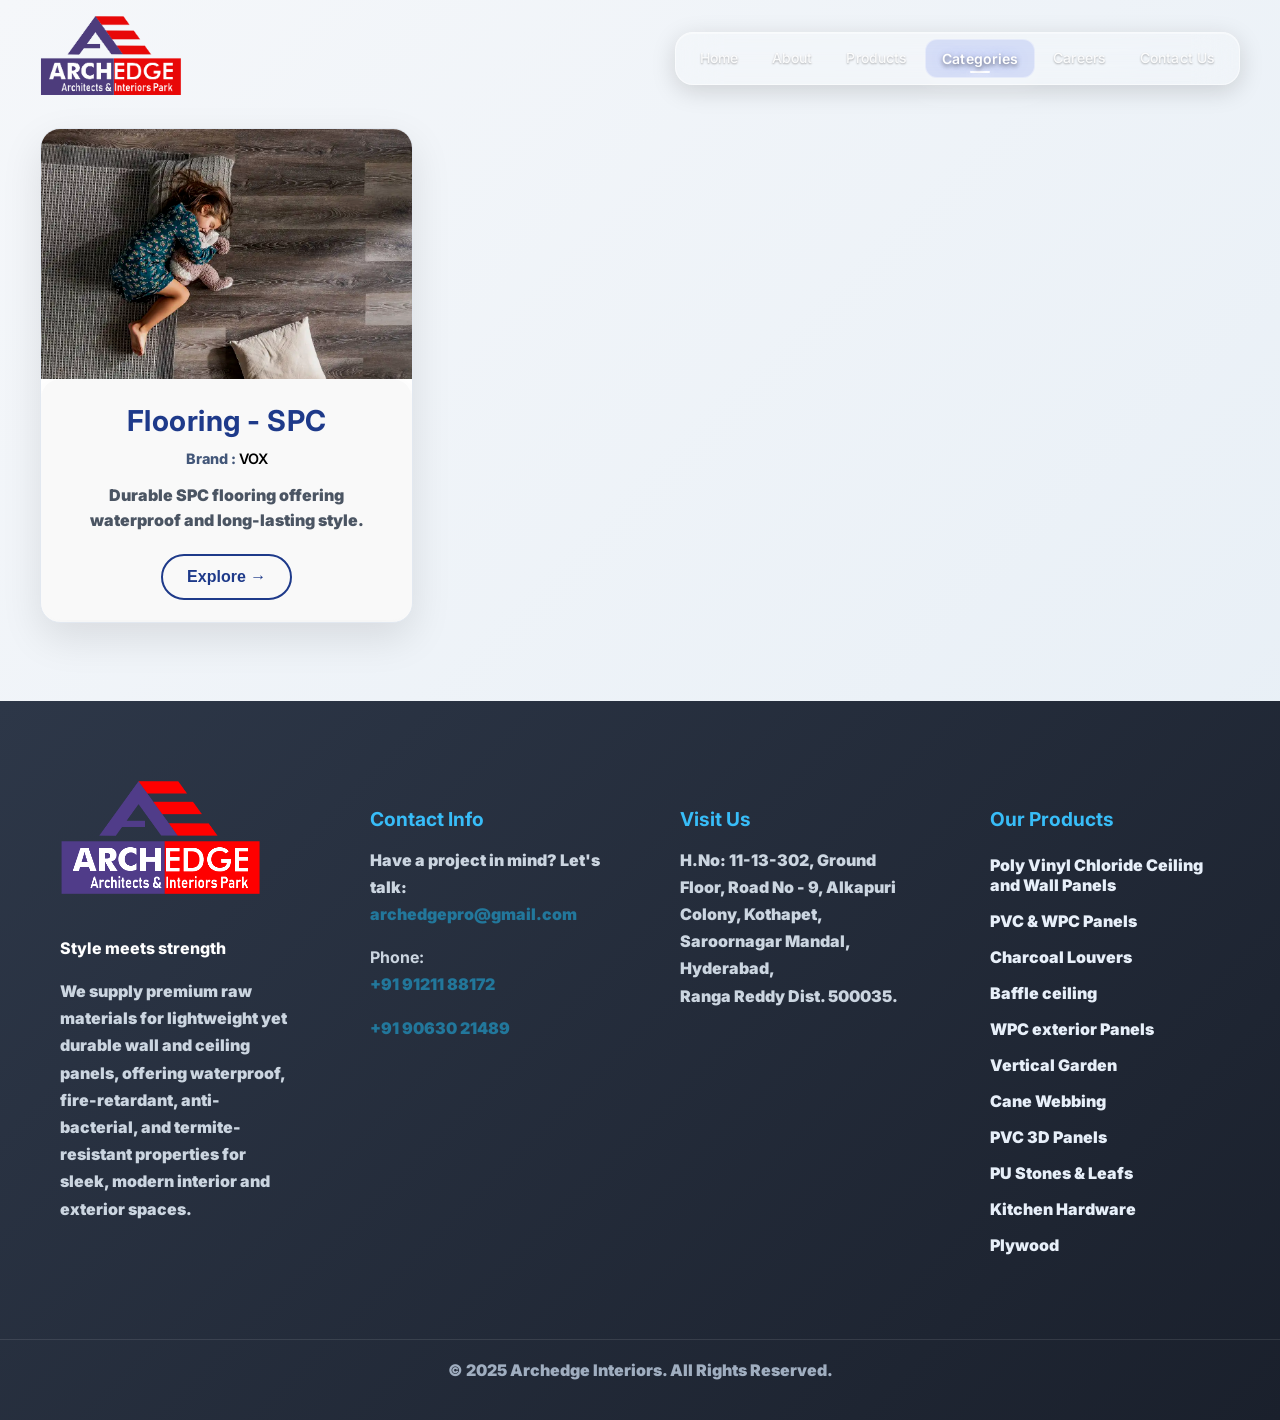
<file: categories/floor-panels/index.html>
<!DOCTYPE html>
<html lang="en">

<head>
    <!-- Basic Page Needs -->
    <meta charset="UTF-8" />
    <meta http-equiv="X-UA-Compatible" content="IE=edge" />
    <meta name="viewport" content="width=device-width, initial-scale=1, maximum-scale=1" />
    <title>Premium Floor Panels in Hyderabad | SPC & Vinyl Flooring Solutions - Archedge</title>
    <meta name="description"
        content="Explore premium floor panels in Hyderabad by Archedge. Durable, waterproof SPC and vinyl flooring solutions for modern homes and offices. Free consultation and expert installation available.">
    <meta name="keywords"
        content="SPC floor panels, vinyl floor panels, waterproof flooring solutions, residential floor panels Hyderabad, commercial floor panels Hyderabad, durable flooring solutions, designer floor panels, Archedge flooring solutions, modern interior floors">
    <meta name="author" content="Archedge – Architects & Interiors Park">
    <meta name="robots" content="index, follow" />

    <!-- Canonical URL -->
    <link rel="canonical" href="https://archedge.pro/categories/floor-panels/" />

    <!-- Favicon & App Icons -->
    <link rel="icon" type="image/x-icon" href="../../assets/images/favicon.ico">
    <link rel="shortcut icon" type="image-x-icon" href="../../assets/images/favicon.ico">
    <link rel="icon" type="image/png" sizes="32x32" href="../../assets/images/favicon-32x32.png">
    <link rel="icon" type="image/png" sizes="16x16" href="../../assets/images/favicon-16x16.png">
    <link rel="apple-touch-icon" sizes="180x180" href="../../assets/images/apple-touch-icon.png">
    <link rel="manifest" href="../../assets/images/manifest.json">
    <meta name="theme-color" content="#1a1a1a">
    <meta name="msapplication-TileColor" content="#1a1a1a">
    <link rel="mask-icon" href="../../assets/images/safari-pinned-tab.svg" color="#1a1a1a">

    <!-- Preconnect & DNS Prefetch for Performance -->
    <link rel="preconnect" href="https://fonts.googleapis.com">
    <link rel="preconnect" href="https://cdnjs.cloudflare.com">
    <link rel="dns-prefetch" href="https://fonts.googleapis.com">
    <link rel="dns-prefetch" href="https://cdnjs.cloudflare.com">

    <!-- Fonts & Stylesheets -->
    <link href="https://fonts.googleapis.com/css2?family=Inter:wght@300;400;500;600;700&display=swap" rel="stylesheet">
    <link rel="stylesheet" href="../../assets/css/navbar.css">
    <link rel="stylesheet" href="../../assets/css/brand-products.css">
    <link rel="stylesheet" href="https://cdnjs.cloudflare.com/ajax/libs/font-awesome/6.0.0/css/all.min.css">

    <!-- Open Graph / Facebook / LinkedIn -->
    <meta property="og:locale" content="en_IN" />
    <meta property="og:type" content="website" />
    <meta property="og:site_name" content="Archedge – Architects & Interiors Park" />
    <meta property="og:url" content="https://archedge.pro/categories/floor-panels/" />
    <meta property="og:title"
        content="Premium Floor Panels in Hyderabad | SPC Flooring & Decorative Floor Solutions - Archedge" />
    <meta property="og:description"
        content="Discover premium SPC flooring and decorative floor panels in Hyderabad - waterproof, durable floor solutions for modern interiors. Free consultation." />
    <meta property="og:image" content="https://archedge.pro/assets/images/categories/Floor-Panels.jpeg" />
    <meta property="og:image:width" content="1200" />
    <meta property="og:image:height" content="630" />

    <!-- Twitter Card -->
    <meta name="twitter:card" content="summary_large_image" />
    <meta name="twitter:site" content="@archedgeinteriors">
    <meta name="twitter:creator" content="@archedgeinteriors">
    <meta name="twitter:title"
        content="Premium Floor Panels in Hyderabad | SPC Flooring & Decorative Floor Solutions - Archedge" />
    <meta name="twitter:description"
        content="Discover premium SPC flooring and decorative floor panels in Hyderabad - waterproof, durable floor solutions for modern interiors." />
    <meta name="twitter:image" content="https://archedge.pro/assets/images/categories/Floor-Panels.jpeg" />
    <meta name="twitter:domain" content="archedge.pro">

    <!-- Enhanced SEO Meta Tags -->
    <meta name="classification"
        content="Floor Panels, SPC Flooring, Waterproof Flooring, Decorative Floor Panels, Vinyl Flooring, Modern Flooring, Hyderabad Flooring, Interior Flooring">
    <meta name="geo.region" content="IN-TG">
    <meta name="geo.placename" content="Hyderabad">
    <meta name="geo.position" content="17.4065;78.4772">
    <meta name="ICBM" content="17.4065, 78.4772">
    <meta name="revisit-after" content="7 days">
    <meta name="language" content="EN">
    <meta name="distribution" content="global">
    <meta name="rating" content="general">

    <!-- JSON-LD Structured Data: LocalBusiness -->
    <script type="application/ld+json">
    {
        "@context": "https://schema.org",
        "@type": ["LocalBusiness", "HomeAndConstructionBusiness"],
        "name": "Archedge – Architects & Interiors Park",
        "description": "Premium SPC flooring and decorative floor panels in Hyderabad - waterproof, durable floor solutions for modern interiors. Free consultation.",
        "url": "https://archedge.pro/categories/floor-panels/",
        "logo": "https://archedge.pro/assets/images/logo.png",
        "image": "https://archedge.pro/assets/images/og.png",
        "telephone": "+91-91211-88172",
        "email": "archedgepro@gmail.com",
        "address": {
            "@type": "PostalAddress",
            "streetAddress": "H. No: 11-13-302, Ground Floor, Road No - 9, Alkapuri Colony",
            "addressLocality": "Hyderabad",
            "addressRegion": "Telangana",
            "postalCode": "500035",
            "addressCountry": "IN"
        },
        "geo": {
            "@type": "GeoCoordinates",
            "latitude": 17.4065,
            "longitude": 78.4772
        },
        "openingHoursSpecification": [{
            "@type": "OpeningHoursSpecification",
            "dayOfWeek": ["Monday","Tuesday","Wednesday","Thursday","Friday","Saturday"],
            "opens": "09:30",
            "closes": "18:30"
        }],
        "priceRange": "₹₹",
        "areaServed": [{"@type": "State","name": "Telangana"},{"@type": "State","name": "Andhra Pradesh"}],
        "hasOfferCatalog": {
            "@type": "OfferCatalog",
            "name": "Floor Panel Solutions",
            "itemListElement": [
                {"@type": "Offer","itemOffered":{"@type": "Product","name": "SPC Flooring","description": "Waterproof and durable stone polymer composite flooring for modern interiors"}},
                {"@type": "Offer","itemOffered":{"@type": "Product","name": "Vinyl Flooring","description": "Versatile and easy-to-maintain vinyl floor panels"}},
                {"@type": "Offer","itemOffered":{"@type": "Product","name": "Decorative Floor Panels","description": "Stylish floor panels with various patterns and textures"}},
                {"@type": "Offer","itemOffered":{"@type": "Product","name": "Waterproof Flooring","description": "Moisture-resistant flooring solutions for all interior spaces"}}
            ]
        },
        "sameAs": [
            "https://www.facebook.com/archedgeinteriors",
            "https://www.instagram.com/archedgeinteriors",
            "https://www.linkedin.com/company/archedge-interiors"
        ]
    }
    </script>

    <!-- JSON-LD: Breadcrumb -->
    <script type="application/ld+json">
    {
        "@context": "https://schema.org",
        "@type": "BreadcrumbList",
        "itemListElement": [
            {
                "@type": "ListItem",
                "position": 1,
                "name": "Home",
                "item": "https://archedge.pro/"
            },
            {
                "@type": "ListItem",
                "position": 2,
                "name": "Categories",
                "item": "https://archedge.pro/categories/"
            },
            {
                "@type": "ListItem",
                "position": 3,
                "name": "Floor Panels",
                "item": "https://archedge.pro/categories/floor-panels/"
            }
        ]
    }
    </script>

    <!-- Google Analytics 4 -->
    <script async src="https://www.googletagmanager.com/gtag/js?id=G-M53RF9HY7P"></script>
    <script>
        window.dataLayer = window.dataLayer || [];
        function gtag() { dataLayer.push(arguments); }
        gtag('js', new Date());
        gtag('config', 'G-M53RF9HY7P');
    </script>

    <!-- Microsoft Clarity -->
    <script type="text/javascript">
        (function (c, l, a, r, i, t, y) {
            c[a] = c[a] || function () { (c[a].q = c[a].q || []).push(arguments) };
            t = l.createElement(r); t.async = 1; t.src = "https://www.clarity.ms/tag/" + i;
            y = l.getElementsByTagName(r)[0]; y.parentNode.insertBefore(t, y);
        })(window, document, "clarity", "script", "sxzyvyyrtw");
    </script>
</head>


<style>
    .product-category-content h5 {
        font-size: 0.9rem;
        font-weight: 800;
        color: #435779;
        margin: 5px 0;
    }

    .product-category-content h5 span {
        font-weight: 600;
        color: black;
        text-transform: uppercase;
    }
</style>

<body>

    <!-- Header -->
    <header id="heroHeader" class="header">
        <div class="container">
            <nav class="navbar">
                <a href="../../"> <img src="../../assets/images/logo.png" alt="Archedge Interiors Logo"
                        class="navbar-logo" /></a>


                <div class="nav-right">
                    <ul class="nav-menu">
                        <li class="nav-item">
                            <a href="../../" class="nav-link">
                                <span class="nav-text">Home</span>
                                <span class="nav-indicator"></span>
                            </a>
                        </li>
                        <li class="nav-item">
                            <a href="../../about/" class="nav-link">
                                <span class="nav-text">About</span>
                                <span class="nav-indicator"></span>
                            </a>
                        </li>
                        <li class="nav-item">
                            <a class="nav-link">
                                <span class="nav-text">Products</span>
                                <span class="nav-indicator"></span>
                            </a>
                            <div class="brands-dropdown">
                                <div class="brands-row">
                                    <a href="../../products/pare/" class="brand-item">
                                        <div class="brand-image-container">
                                            <img src="../../assets/images/brands/pare/product.webp"
                                                alt="Pare India decorative panels" class="brand-image" loading="lazy">
                                            <div class="brand-overlay">
                                                <span class="view-products-text">View Products</span>
                                            </div>
                                        </div>
                                        <div class="brand-name">PARE</div>
                                    </a>

                                    <a href="../../products/vox/" class="brand-item">
                                        <div class="brand-image-container">
                                            <img src="../../assets/images/brands/vox/product.jpg"
                                                alt="Vox India wall panels" class="brand-image" loading="lazy">
                                            <div class="brand-overlay">
                                                <span class="view-products-text">View Products</span>
                                            </div>
                                        </div>
                                        <div class="brand-name">VOX</div>
                                    </a>

                                    <a href="../../products/stanza/" class="brand-item">
                                        <div class="brand-image-container">
                                            <img src="../../assets/images/brands/Stanza/Soffit Panels/image.webp"
                                                alt="Stanza Decor soffit panels" class="brand-image" loading="lazy">
                                            <div class="brand-overlay">
                                                <span class="view-products-text">View Products</span>
                                            </div>
                                        </div>
                                        <div class="brand-name">Stanza - Soffit</div>
                                    </a>

                                    <a href="../../products/stardec/" class="brand-item">
                                        <div class="brand-image-container">
                                            <img src="../../assets/images/brands/StarDECOR/product.jpeg"
                                                alt="Star Dec charcoal louvers" class="brand-image" loading="lazy">
                                            <div class="brand-overlay">
                                                <span class="view-products-text">View Products</span>
                                            </div>
                                        </div>
                                        <div class="brand-name">Charcoal Louvers</div>
                                    </a>

                                    <a href="../../products/future decore/" class="brand-item">
                                        <div class="brand-image-container">
                                            <img src="../../assets/images/brands/Future DECOR/rock.jpg"
                                                alt="Future Decore PU stones and leafs" class="brand-image"
                                                loading="lazy">
                                            <div class="brand-overlay">
                                                <span class="view-products-text">View Products</span>
                                            </div>
                                        </div>
                                        <div class="brand-name">PU Stones & Leafs</div>
                                    </a>


                                </div>
                            </div>
                        </li>

                        <li class="nav-item">
                            <a class="nav-link active">
                                <span class="nav-text">Categories</span>
                                <span class="nav-indicator"></span>
                            </a>
                            <div class="categories-dropdown">
                                <div class="brands-row">
                                    <a href="../ceiling-panels/" class="brand-item">
                                        <div class="brand-image-container">
                                            <img src="../../assets/images/categories/Ceiling-Panels.jpeg"
                                                alt="Ceiling Panels" class="brand-image" loading="lazy">
                                            <div class="brand-overlay">
                                                <span class="view-products-text">View Ceiling Panels</span>
                                            </div>
                                        </div>
                                        <div class="brand-name">Ceiling Panels</div>
                                    </a>

                                    <a href="../wall-panels/" class="brand-item">
                                        <div class="brand-image-container">
                                            <img src="../../assets/images//categories/wall-panels.jpg" alt="Wall Panels"
                                                class="brand-image" loading="lazy">
                                            <div class="brand-overlay">
                                                <span class="view-products-text">View Wall Panels</span>
                                            </div>
                                        </div>
                                        <div class="brand-name">Wall Panels</div>
                                    </a>

                                    <a href="../floor-panels/" class="brand-item">
                                        <div class="brand-image-container">
                                            <img src="../../assets/images/categories/Floor-Panels.jpeg"
                                                alt="Floor Panels" class="brand-image" loading="lazy">
                                            <div class="brand-overlay">
                                                <span class="view-products-text">View Floor Panels</span>
                                            </div>
                                        </div>
                                        <div class="brand-name">Floor Panels</div>
                                    </a>


                                </div>
                            </div>
                        </li>
                        <li class="nav-item">
                            <a href="../../careers/" class="nav-link">
                                <span class="nav-text">Careers</span>
                                <span class="nav-indicator"></span>
                            </a>
                        </li>
                        <li class="nav-item">
                            <a href="../../contact/" class="nav-link">
                                <span class="nav-text">Contact Us</span>
                                <span class="nav-indicator"></span>
                            </a>
                        </li>
                    </ul>
                    <div class="mobile-menu-toggle" role="button" aria-label="Toggle menu" tabindex="0">
                        <span class="hamburger-line"></span>
                        <span class="hamburger-line"></span>
                        <span class="hamburger-line"></span>
                        <span class="menu-label"></span>
                    </div>
                </div>
            </nav>
        </div>
    </header>

    <h1 class="sr-only">Premium Floor Panels – SPC & Vinyl Flooring Solutions in Hyderabad</h1>


    <main class="main-content" style="margin-top:10%">


        <!-- Hidden form modal -->
        <div id="pdfFormModal" class="modal-overlay">
            <div class="modal-box">
                <span id="closeForm" class="close-btn">&times;</span>
                <h2 class="form-title">Access the Catalog</h2>
                <p class="form-subtitle">Please fill in your details to explore the collection</p>

                <form id="pdfForm" method="post">
                    <div class="form-group">
                        <label for="name">Full Name</label>
                        <input type="text" id="name" name="name" placeholder="Enter your full name" required>
                    </div>

                    <div class="form-group">
                        <label for="email">Email Address</label>
                        <input type="email" id="email" name="email" placeholder="Enter your email">
                    </div>

                    <div class="form-group">
                        <label for="phone">Phone Number</label>
                        <input type="tel" id="phone" name="phone" placeholder="Enter your phone number" maxlength="10"
                            required>
                    </div>

                    <button type="submit" class="s-btn">Open Catalog</button>
                </form>
            </div>
        </div>


        <!-- Product Grid -->
        <section class="products-grid" id="products">


            <div class="product-category">
                <div class="product-image">
                    <img src="../../assets/images/brands/vox/spc.webp"
                        alt="Vox SPC Flooring - Waterproof Stone Polymer Composite Flooring" loading="lazy">
                </div>
                <div class="product-category-content">
                    <h2>Flooring - SPC</h2>
                    <h5>Brand : <span>VOX</span></h5>
                    <p>Durable SPC flooring offering waterproof and long-lasting style.</p>
                    <button class="btn pdfBtn" aria-label="Download Vox SPC Flooring catalog"
                        data-pdf="../../assets/pdfs/ArchEdge-VOX SPC Flooring.pdf">Explore →</button>
                </div>
            </div>

        </section>


    </main>

    <!-- Footer -->
    <footer class="footer">
        <div class="footer-container">
            <div class="footer-column">
                <img src="../../assets/images/logo.png" alt="Archedge Interiors Logo" class="footer-logo"
                    loading="lazy" />
                <p style="font-weight: 800;color:white;">Style meets strength</p>
                <p>We supply premium raw materials for lightweight yet durable wall and ceiling panels, offering
                    waterproof, fire-retardant, anti-bacterial, and termite-resistant properties for sleek, modern
                    interior and exterior spaces.</p>
            </div>
            <div class="footer-column">
                <h4>Contact Info</h4>
                <p>Have a project in mind? Let's talk: <a href="mailto:archedgepro@gmail.com">archedgepro@gmail.com</a>
                </p>
                <p><strong>Phone:</strong><br> <a href="tel:+919121188172">+91 91211 88172</a></p>
                <p><a href="tel:+919063021489">+91 90630 21489</a></p>
            </div>
            <div class="footer-column">
                <h4>Visit Us</h4>
                <p>
          H.No: 11-13-302, Ground Floor,
          Road No - 9, Alkapuri Colony, Kothapet,
          Saroornagar Mandal, Hyderabad,<br>
          Ranga Reddy Dist. 500035.
        </p>
            </div>
            <div class="footer-column">
                <h4>Our Products</h4>
                <ul>
                    <li>Poly Vinyl Chloride Ceiling and Wall Panels</li>
                    <li>PVC & WPC Panels</li>
                    <li>Charcoal Louvers</li>
                    <li>Baffle ceiling</li>
                    <li>WPC exterior Panels</li>
                    <li>Vertical Garden</li>
                    <li>Cane Webbing</li>
                    <li>PVC 3D Panels</li>
                    <li>PU Stones & Leafs</li>
                    <li>Kitchen Hardware</li>
                    <li>Plywood</li>
                </ul>
            </div>
        </div>
        <div class="footer-bottom">
            &copy; 2025 Archedge Interiors. All Rights Reserved.
        </div>
    </footer>
    <script src="../../assets/js/navbar.js"></script>
    <script src="../../assets/js/categories.js"></script>

</body>

</html>
</file>
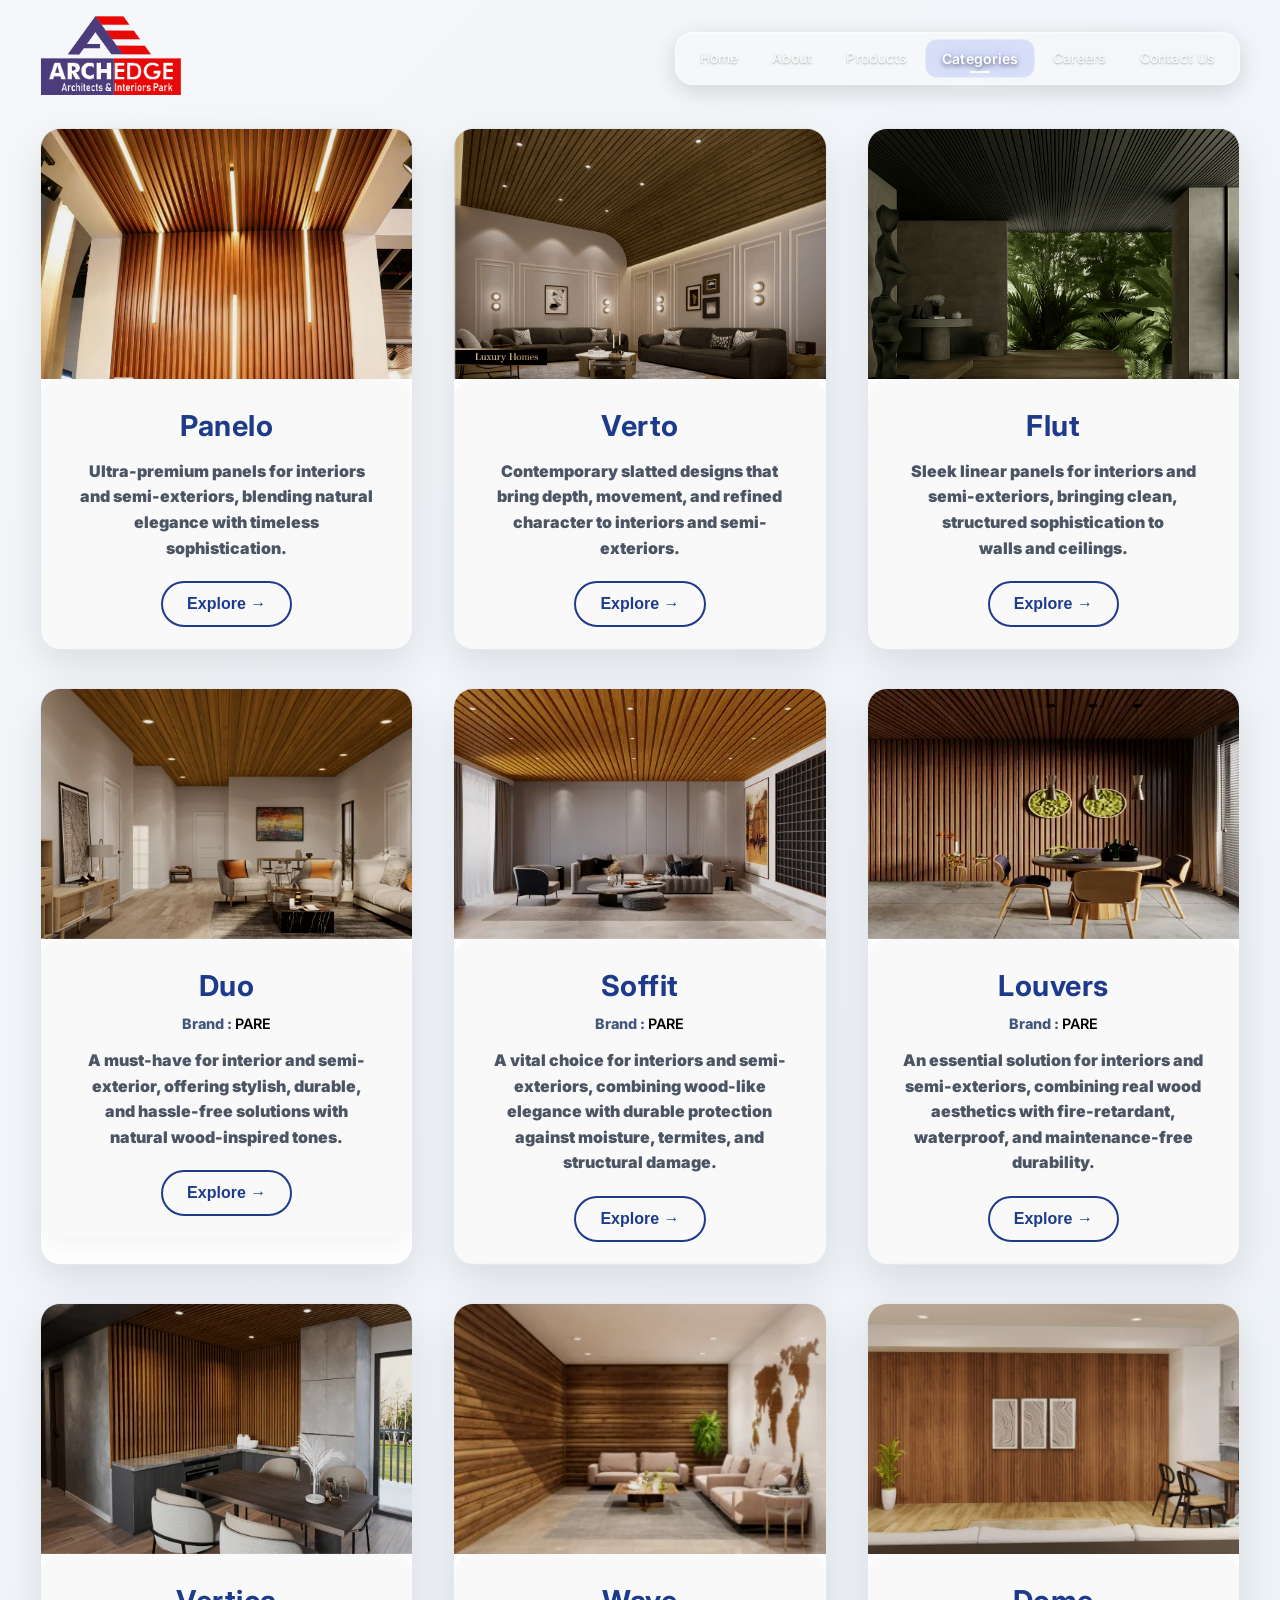
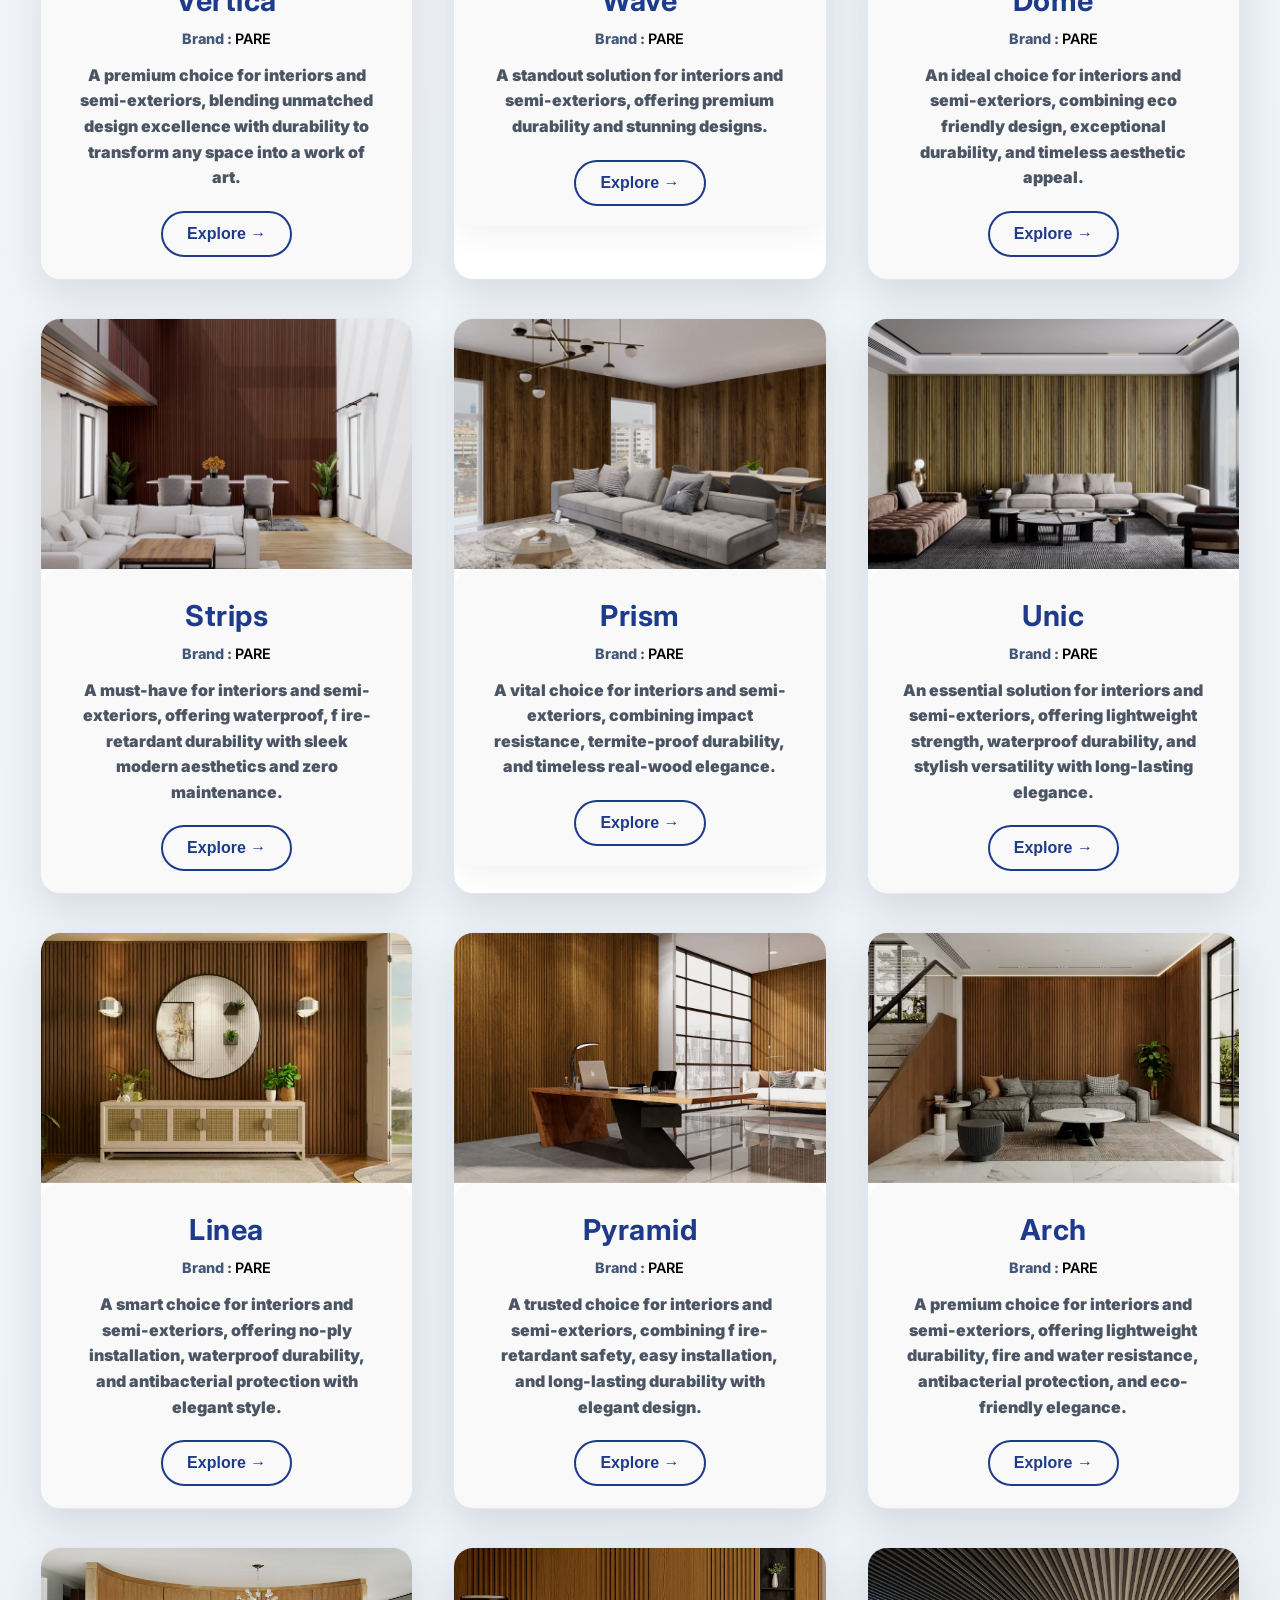
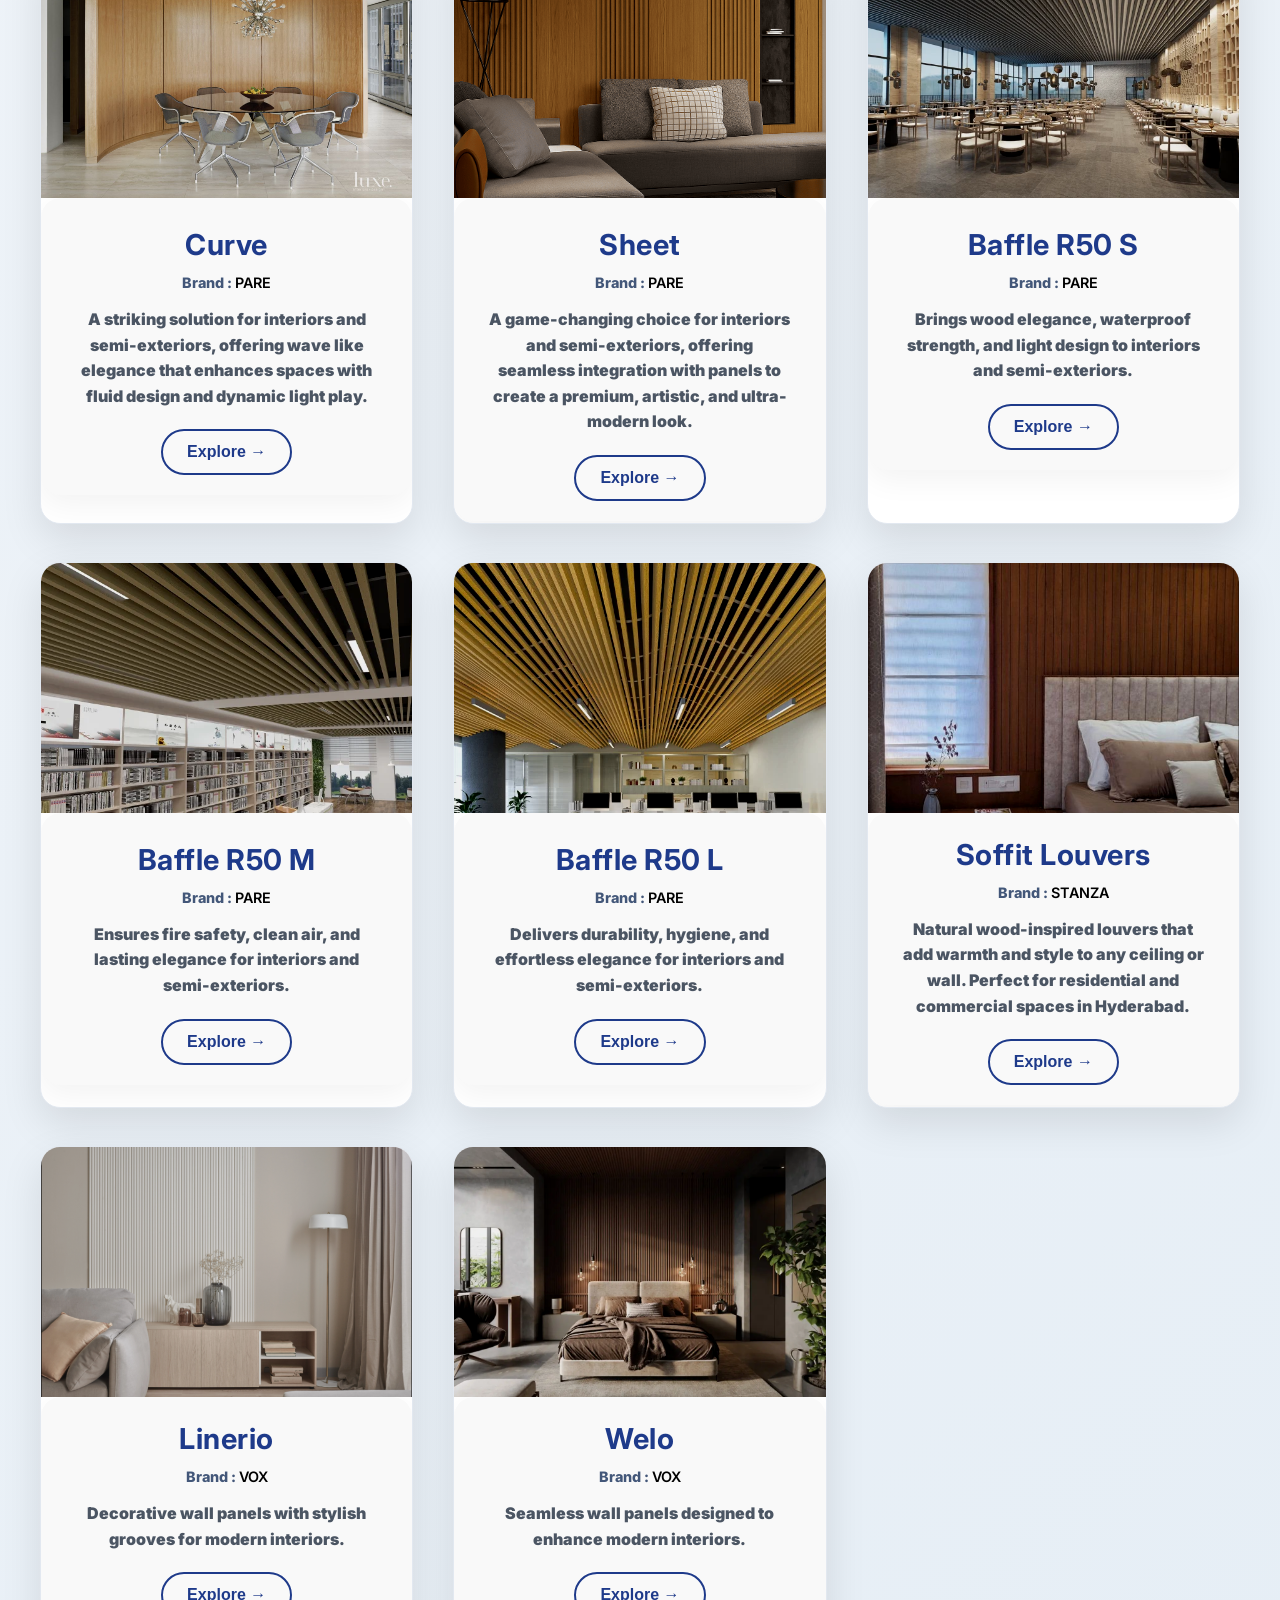
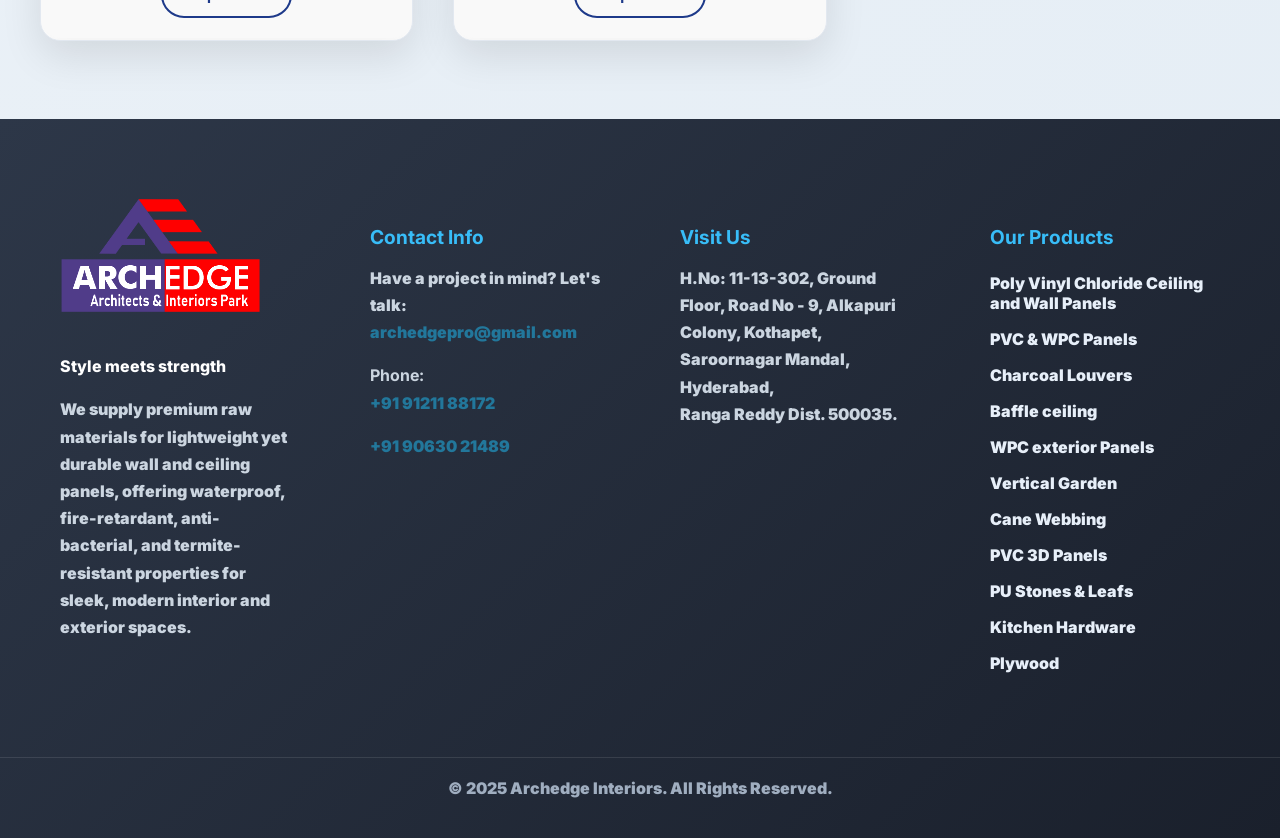
<file: categories/wall-panels/index.html>
<!DOCTYPE html>
<html lang="en">

<head>
  <!-- Basic Page Needs -->
  <meta charset="UTF-8" />
  <meta http-equiv="X-UA-Compatible" content="IE=edge" />
  <meta name="viewport" content="width=device-width, initial-scale=1, maximum-scale=1" />

  <title>Premium Wall Panels in Hyderabad | 3D & Modern Interior Wall Solutions - Archedge</title>
  <meta name="description"
    content="Explore premium wall panels in Hyderabad by Archedge. 3D, waterproof, and modern interior wall solutions for homes and offices. Free consultation and expert installation available.">
  <meta name="keywords"
    content="3D wall panels, modern interior wall panels, waterproof wall solutions, residential wall panels Hyderabad, office wall panels Hyderabad, Archedge wall solutions, designer wall panels, contemporary wall panels, PVC & WPC panels Hyderabad">
  <meta name="author" content="Archedge – Architects & Interiors Park">
  <meta name="robots" content="index, follow" />

  <!-- Canonical URL -->
  <link rel="canonical" href="https://archedge.pro/categories/wall-panels/" />

  <!-- Favicon & App Icons -->
  <link rel="icon" type="image/x-icon" href="../../assets/images/favicon.ico">
  <link rel="shortcut icon" type="image-x-icon" href="../../assets/images/favicon.ico">
  <link rel="icon" type="image/png" sizes="32x32" href="../../assets/images/favicon-32x32.png">
  <link rel="icon" type="image/png" sizes="16x16" href="../../assets/images/favicon-16x16.png">
  <link rel="apple-touch-icon" sizes="180x180" href="../../assets/images/apple-touch-icon.png">
  <link rel="manifest" href="../../assets/images/manifest.json">
  <meta name="theme-color" content="#1a1a1a">
  <meta name="msapplication-TileColor" content="#1a1a1a">
  <link rel="mask-icon" href="../../assets/images/safari-pinned-tab.svg" color="#1a1a1a">

  <!-- Preconnect & DNS Prefetch for Performance -->
  <link rel="preconnect" href="https://fonts.googleapis.com">
  <link rel="preconnect" href="https://cdnjs.cloudflare.com">
  <link rel="dns-prefetch" href="https://fonts.googleapis.com">
  <link rel="dns-prefetch" href="https://cdnjs.cloudflare.com">

  <!-- Fonts & Stylesheets -->
  <link href="https://fonts.googleapis.com/css2?family=Inter:wght@300;400;500;600;700&display=swap" rel="stylesheet">
  <link rel="stylesheet" href="../../assets/css/navbar.css">
  <link rel="stylesheet" href="../../assets/css/brand-products.css">
  <link rel="stylesheet" href="https://cdnjs.cloudflare.com/ajax/libs/font-awesome/6.0.0/css/all.min.css">

  <!-- Open Graph / Facebook / LinkedIn -->
  <meta property="og:locale" content="en_IN" />
  <meta property="og:type" content="website" />
  <meta property="og:site_name" content="Archedge – Architects & Interiors Park" />
  <meta property="og:url" content="https://archedge.pro/categories/wall-panels/" />
  <meta property="og:title"
    content="Premium Wall Panels in Hyderabad | Decorative PVC & WPC Wall Solutions - Archedge" />
  <meta property="og:description"
    content="Discover premium decorative wall panels in Hyderabad - waterproof PVC & WPC wall solutions, 3D wall panels, interior wall design. Free consultation." />
  <meta property="og:image" content="https://archedge.pro/assets/images/categories/wall-panels.jpg" />
  <meta property="og:image:width" content="1200" />
  <meta property="og:image:height" content="630" />

  <!-- Twitter Card -->
  <meta name="twitter:card" content="summary_large_image" />
  <meta name="twitter:site" content="@archedgeinteriors">
  <meta name="twitter:creator" content="@archedgeinteriors">
  <meta name="twitter:title"
    content="Premium Wall Panels in Hyderabad | Decorative PVC & WPC Wall Solutions - Archedge" />
  <meta name="twitter:description"
    content="Discover premium decorative wall panels in Hyderabad - waterproof PVC & WPC wall solutions, 3D wall panels, interior wall design." />
  <meta name="twitter:image" content="https://archedge.pro/assets/images/categories/wall-panels.jpg" />
  <meta name="twitter:domain" content="archedge.pro">

  <!-- Enhanced SEO Meta Tags -->
  <meta name="classification"
    content="Wall Panels, Decorative Wall Panels, PVC Wall Panels, WPC Wall Panels, 3D Wall Panels, Interior Design, Hyderabad">
  <meta name="geo.region" content="IN-TG">
  <meta name="geo.placename" content="Hyderabad">
  <meta name="geo.position" content="17.4065;78.4772">
  <meta name="ICBM" content="17.4065, 78.4772">
  <meta name="revisit-after" content="7 days">
  <meta name="language" content="EN">
  <meta name="distribution" content="global">
  <meta name="rating" content="general">

  <!-- JSON-LD Structured Data: LocalBusiness -->
  <script type="application/ld+json">
    {
        "@context": "https://schema.org",
        "@type": ["LocalBusiness", "HomeAndConstructionBusiness"],
        "name": "Archedge – Architects & Interiors Park",
        "description": "Premium decorative wall panels in Hyderabad - waterproof PVC & WPC wall solutions, 3D wall panels, interior wall design. Free consultation.",
        "url": "https://archedge.pro/categories/wall-panels/",
        "logo": "https://archedge.pro/assets/images/logo.png",
        "image": "https://archedge.pro/assets/images/og.png",
        "telephone": "+91-91211-88172",
        "email": "archedgepro@gmail.com",
        "address": {
            "@type": "PostalAddress",
            "streetAddress": "H. No: 11-13-302, Ground Floor, Road No - 9, Alkapuri Colony",
            "addressLocality": "Hyderabad",
            "addressRegion": "Telangana",
            "postalCode": "500035",
            "addressCountry": "IN"
        },
        "geo": {
            "@type": "GeoCoordinates",
            "latitude": 17.4065,
            "longitude": 78.4772
        },
        "openingHoursSpecification": [{
            "@type": "OpeningHoursSpecification",
            "dayOfWeek": ["Monday","Tuesday","Wednesday","Thursday","Friday","Saturday"],
            "opens": "09:30",
            "closes": "18:30"
        }],
        "priceRange": "₹₹",
        "areaServed": [{"@type": "State","name": "Telangana"},{"@type": "State","name": "Andhra Pradesh"}],
        "hasOfferCatalog": {
            "@type": "OfferCatalog",
            "name": "Wall Panel Solutions",
            "itemListElement": [
                {"@type": "Offer","itemOffered":{"@type": "Product","name": "PVC Wall Panels","description": "Waterproof and termite-resistant PVC wall panels for modern interiors"}},
                {"@type": "Offer","itemOffered":{"@type": "Product","name": "WPC Wall Panels","description": "Wood plastic composite wall panels with natural wood appearance"}},
                {"@type": "Offer","itemOffered":{"@type": "Product","name": "3D Wall Panels","description": "Decorative 3D wall panels with various patterns and textures"}},
                {"@type": "Offer","itemOffered":{"@type": "Product","name": "Decorative Wall Panels","description": "Designer wall panels for residential and commercial spaces"}}
            ]
        },
        "sameAs": [
            "https://www.facebook.com/archedgeinteriors",
            "https://www.instagram.com/archedgeinteriors",
            "https://www.linkedin.com/company/archedge-interiors"
        ]
    }
    </script>

  <!-- JSON-LD: Breadcrumb -->
  <script type="application/ld+json">
    {
        "@context": "https://schema.org",
        "@type": "BreadcrumbList",
        "itemListElement": [
            {
                "@type": "ListItem",
                "position": 1,
                "name": "Home",
                "item": "https://archedge.pro/"
            },
            {
                "@type": "ListItem",
                "position": 2,
                "name": "Categories",
                "item": "https://archedge.pro/categories/"
            },
            {
                "@type": "ListItem",
                "position": 3,
                "name": "Wall Panels",
                "item": "https://archedge.pro/categories/wall-panels/"
            }
        ]
    }
    </script>

  <!-- Google Analytics 4 -->
  <script async src="https://www.googletagmanager.com/gtag/js?id=G-M53RF9HY7P"></script>
  <script>
    window.dataLayer = window.dataLayer || [];
    function gtag() { dataLayer.push(arguments); }
    gtag('js', new Date());
    gtag('config', 'G-M53RF9HY7P');
  </script>

  <!-- Microsoft Clarity -->
  <script type="text/javascript">
    (function (c, l, a, r, i, t, y) {
      c[a] = c[a] || function () { (c[a].q = c[a].q || []).push(arguments) };
      t = l.createElement(r); t.async = 1; t.src = "https://www.clarity.ms/tag/" + i;
      y = l.getElementsByTagName(r)[0]; y.parentNode.insertBefore(t, y);
    })(window, document, "clarity", "script", "sxzyvyyrtw");
  </script>
</head>


<style>
  .product-category-content h5 {
    font-size: 0.9rem;
    font-weight: 800;
    color: #435779;
    margin: 5px 0;
  }

  .product-category-content h5 span {
    font-weight: 600;
    color: black;
    text-transform: uppercase;
  }
</style>

<body>

  <!-- Header -->
  <header id="heroHeader" class="header">
    <div class="container">
      <nav class="navbar">
        <a href="../../"> <img src="../../assets/images/logo.png" alt="Archedge Interiors Logo"
            class="navbar-logo" /></a>



        <div class="nav-right">
          <ul class="nav-menu">
            <li class="nav-item">
              <a href="../../" class="nav-link">
                <span class="nav-text">Home</span>
                <span class="nav-indicator"></span>
              </a>
            </li>
            <li class="nav-item">
              <a href="../../about/" class="nav-link">
                <span class="nav-text">About</span>
                <span class="nav-indicator"></span>
              </a>
            </li>
            <li class="nav-item">
              <a class="nav-link">
                <span class="nav-text">Products</span>
                <span class="nav-indicator"></span>
              </a>
              <div class="brands-dropdown">
                <div class="brands-row">
                  <a href="../../products/pare/" class="brand-item">
                    <div class="brand-image-container">
                      <img src="../../assets/images/brands/pare/product.webp" alt="Pare India decorative panels"
                        class="brand-image" loading="lazy">
                      <div class="brand-overlay">
                        <span class="view-products-text">View Products</span>
                      </div>
                    </div>
                    <div class="brand-name">PARE</div>
                  </a>

                  <a href="../../products/vox/" class="brand-item">
                    <div class="brand-image-container">
                      <img src="../../assets/images/brands/vox/product.jpg" alt="Vox India wall panels"
                        class="brand-image" loading="lazy">
                      <div class="brand-overlay">
                        <span class="view-products-text">View Products</span>
                      </div>
                    </div>
                    <div class="brand-name">VOX</div>
                  </a>

                  <a href="../../products/stanza/" class="brand-item">
                    <div class="brand-image-container">
                      <img src="../../assets/images/brands/Stanza/Soffit Panels/image.webp"
                        alt="Stanza Decor soffit panels" class="brand-image" loading="lazy">
                      <div class="brand-overlay">
                        <span class="view-products-text">View Products</span>
                      </div>
                    </div>
                    <div class="brand-name">Stanza - Soffit</div>
                  </a>

                  <a href="../../products/stardec/" class="brand-item">
                    <div class="brand-image-container">
                      <img src="../../assets/images/brands/StarDECOR/product.jpeg" alt="Star Dec charcoal louvers"
                        class="brand-image" loading="lazy">
                      <div class="brand-overlay">
                        <span class="view-products-text">View Products</span>
                      </div>
                    </div>
                    <div class="brand-name">Charcoal Louvers</div>
                  </a>

                  <a href="../../products/future decore" class="brand-item">
                    <div class="brand-image-container">
                      <img src="../../assets/images/brands/Future DECOR/rock.jpg"
                        alt="Future Decore PU stones and leafs" class="brand-image" loading="lazy">
                      <div class="brand-overlay">
                        <span class="view-products-text">View Products</span>
                      </div>
                    </div>
                    <div class="brand-name">PU Stones & Leafs</div>
                  </a>


                </div>
              </div>
            </li>

            <li class="nav-item">
              <a class="nav-link active">
                <span class="nav-text">Categories</span>
                <span class="nav-indicator"></span>
              </a>
              <div class="categories-dropdown">
                <div class="brands-row">
                  <a href="../ceiling-panels/" class="brand-item">
                    <div class="brand-image-container">
                      <img src="../../assets/images/categories/Ceiling-Panels.jpeg" alt="Ceiling Panels"
                        class="brand-image" loading="lazy">
                      <div class="brand-overlay">
                        <span class="view-products-text">View Ceiling Panels</span>
                      </div>
                    </div>
                    <div class="brand-name">Ceiling Panels</div>
                  </a>

                  <a href="../wall-panels/" class="brand-item">
                    <div class="brand-image-container">
                      <img src="../../assets/images//categories/wall-panels.jpg" alt="Wall Panels" class="brand-image"
                        loading="lazy">
                      <div class="brand-overlay">
                        <span class="view-products-text">View Wall Panels</span>
                      </div>
                    </div>
                    <div class="brand-name">Wall Panels</div>
                  </a>

                  <a href="../floor-panels/" class="brand-item">
                    <div class="brand-image-container">
                      <img src="../../assets/images/categories/Floor-Panels.jpeg" alt="Floor Panels" class="brand-image"
                        loading="lazy">
                      <div class="brand-overlay">
                        <span class="view-products-text">View Floor Panels</span>
                      </div>
                    </div>
                    <div class="brand-name">Floor Panels</div>
                  </a>


                </div>
              </div>
            </li>
            <li class="nav-item">
              <a href="../../careers/" class="nav-link">
                <span class="nav-text">Careers</span>
                <span class="nav-indicator"></span>
              </a>
            </li>
            <li class="nav-item">
              <a href="../../contact/" class="nav-link">
                <span class="nav-text">Contact Us</span>
                <span class="nav-indicator"></span>
              </a>
            </li>
          </ul>
          <div class="mobile-menu-toggle" role="button" aria-label="Toggle menu" tabindex="0">
            <span class="hamburger-line"></span>
            <span class="hamburger-line"></span>
            <span class="hamburger-line"></span>
            <span class="menu-label"></span>
          </div>
        </div>
      </nav>
    </div>
  </header>

  <h1 class="sr-only">Premium Wall Panels – 3D & Modern Interior Wall Solutions in Hyderabad</h1>


  <main class="main-content" style="margin-top:10%">


    <!-- Hidden form modal -->
    <div id="pdfFormModal" class="modal-overlay">
      <div class="modal-box">
        <span id="closeForm" class="close-btn">&times;</span>
        <h2 class="form-title">Access the Catalog</h2>
        <p class="form-subtitle">Please fill in your details to explore the collection</p>

        <form id="pdfForm" method="post">
          <div class="form-group">
            <label for="name">Full Name</label>
            <input type="text" id="name" name="name" placeholder="Enter your full name" required>
          </div>

          <div class="form-group">
            <label for="email">Email Address</label>
            <input type="email" id="email" name="email" placeholder="Enter your email">
          </div>

          <div class="form-group">
            <label for="phone">Phone Number</label>
            <input type="tel" id="phone" name="phone" placeholder="Enter your phone number" maxlength="10" required>
          </div>

          <button type="submit" class="s-btn">Open Catalog</button>
        </form>
      </div>
    </div>


    <!-- Product Grid -->
    <section class="products-grid" id="products">
      <!-- Decorative Wall Panels -->


      <div class="product-category">
        <div class="product-image">
          <img src="../../assets/images/brands/pare/Panelo.jpg"
            alt="Pare India Luxe Panelo decorative wall panels -  interior design panels" loading="lazy">
        </div>
        <div class="product-category-content">
          <h3> Panelo </h3>
          <p>Ultra-premium panels for interiors and semi-exteriors, blending natural elegance with timeless sophistication.</p>
          <button class="btn pdfBtn" aria-label="Download PU Stones & Leafs catalog"
            data-pdf="../../assets/pdfs/ArchEdge-PARÉ LUXE Brochure.pdf">Explore →</button>

        </div>
      </div>

      <!-- Decorative Wall Panels -->
      <div class="product-category">
        <div class="product-image">
          <img src="../../assets/images/brands/pare/luxe.png"
            alt="Pare India Luxe decorative wall panels - Modern dual-texture interior design panels" loading="lazy">
        </div>
        <div class="product-category-content">
          <h3> Verto </h3>
          <p>Contemporary slatted designs that bring depth, movement, and refined character to interiors and semi-exteriors.</p>
          <button class="btn pdfBtn" aria-label="Download PU Stones & Leafs catalog"
            data-pdf="../../assets/pdfs/ArchEdge-PARÉ LUXE Brochure.pdf">Explore →</button>

        </div>
      </div>
      <div class="product-category">
        <div class="product-image">
          <img src="../../assets/images/brands/pare/Flut.png"
            alt="Pare India Luxe Flue decorative wall panels - Modern  interior design panels" loading="lazy">
        </div>
        <div class="product-category-content">
          <h3> Flut </h3>
          <p>Sleek linear panels for interiors and semi-exteriors, bringing clean, structured sophistication to walls and ceilings.</p>
          <button class="btn pdfBtn" aria-label="Download PU Stones & Leafs catalog"
            data-pdf="../../assets/pdfs/ArchEdge-PARÉ LUXE Brochure.pdf">Explore →</button>

        </div>
      </div>

      <!-- Decorative Wall Panels -->
      <div class="product-category">
        <div class="product-image">
          <img src="../../assets/images/brands/pare/duo.webp"
            alt="Pare India Duo decorative wall panels - Modern dual-texture interior design panels" loading="lazy">
        </div>
        <div class="product-category-content">
          <h3> Duo </h3>
          <h5>Brand : <span>PARE</span></h5>
          <p> A must-have for interior and semi-exterior, offering stylish, durable, and hassle-free solutions with
            natural wood-inspired tones. </p>
          <button class="btn pdfBtn" aria-label="Download PU Stones & Leafs catalog"
            data-pdf="../../assets/pdfs/ArchEdge-PARÉ INNOV+ BROCHURE.pdf">Explore →</button>

        </div>
      </div>

      <div class="product-category">
        <div class="product-image">
          <img src="../../assets/images/brands/pare/spffit.webp"
            alt="Pare India Soffit fluted panels - Contemporary vertical design wall panels" loading="lazy">
        </div>
        <div class="product-category-content">
          <h3> Soffit </h3>
          <h5>Brand : <span>PARE</span></h5>
          <p> A vital choice for interiors and semi-exteriors, combining wood-like
            elegance with durable protection against moisture, termites, and structural damage. </p>
          <button class="btn pdfBtn" aria-label="Download PU Stones & Leafs catalog"
            data-pdf="../../assets/pdfs/ArchEdge-PARÉ INNOV+ BROCHURE.pdf">Explore →</button>

        </div>
        <!-- Fluted Panels -->

      </div>
      <!-- Fluted Panels -->
      <div class="product-category">
        <div class="product-image">
          <img src="../../assets/images/brands/pare/louvers.webp"
            alt="Pare India Louvers fluted panels - Modern vertical design wall panels" loading="lazy">
        </div>
        <div class="product-category-content">

          <h3> Louvers </h3>
          <h5>Brand : <span>PARE</span></h5>
          <p>An essential solution for interiors and semi-exteriors, combining
            real wood aesthetics with fire-retardant, waterproof, and maintenance-free durability. </p>
          <button class="btn pdfBtn" aria-label="Download PU Stones & Leafs catalog"
            data-pdf="../../assets/pdfs/ArchEdge-PARÉ INNOV+ BROCHURE.pdf">Explore →</button>

        </div>
      </div> <!-- Fluted Panels -->
      <div class="product-category">
        <div class="product-image">
          <img src="../../assets/images/brands/pare/vertica.webp"
            alt="Pare India Vertica fluted panels - Contemporary vertical wall panels for height enhancement"
            loading="lazy">
        </div>
        <div class="product-category-content">

          <h3> Vertica </h3>
          <h5>Brand : <span>PARE</span></h5>
          <p> A premium choice for interiors and semi-exteriors, blending
            unmatched design excellence with durability to transform any space into a work of art. </p>
          <button class="btn pdfBtn" aria-label="Download PU Stones & Leafs catalog"
            data-pdf="../../assets/pdfs/ArchEdge-PARÉ INNOV+ BROCHURE.pdf">Explore →</button>

        </div>
      </div>

      <!-- Decorative Wall Panels -->
      <div class="product-category">
        <div class="product-image">
          <img src="../../assets/images/brands/pare/wave.webp"
            alt="Pare India Wave decorative wall panels - Modern flowing wave pattern interior panels" loading="lazy">
        </div>
        <div class="product-category-content">
          <h3> Wave </h3>
          <h5>Brand : <span>PARE</span></h5>
          <p> A standout solution for interiors and semi-exteriors, offering
            premium durability and stunning designs.</p>
          <button class="btn pdfBtn" aria-label="Download PU Stones & Leafs catalog"
            data-pdf="../../assets/pdfs/ArchEdge-PARÉ INNOV2+ BROCHURE.pdf">Explore →</button>

        </div>
      </div>

      <div class="product-category">
        <div class="product-image">
          <img src="../../assets/images/brands/pare/dome.webp"
            alt="Pare India Dome fluted panels - Contemporary curved design wall panels" loading="lazy">
        </div>
        <div class="product-category-content">
          <h3> Dome </h3>
          <h5>Brand : <span>PARE</span></h5>
          <p> An ideal choice for interiors and semi-exteriors, combining eco
            friendly design, exceptional durability, and timeless aesthetic appeal. </p>
          <button class="btn pdfBtn" aria-label="Download PU Stones & Leafs catalog"
            data-pdf="../../assets/pdfs/ArchEdge-PARÉ INNOV2+ BROCHURE.pdf">Explore →</button>

        </div>
        <!-- Fluted Panels -->

      </div>
      <!-- Fluted Panels -->
      <div class="product-category">
        <div class="product-image">
          <img src="../../assets/images/brands/pare/strips.webp"
            alt="Pare India Strips fluted panels - Modern linear design wall panels" loading="lazy">
        </div>
        <div class="product-category-content">

          <h3> Strips </h3>
          <h5>Brand : <span>PARE</span></h5>
          <p> A must-have for interiors and semi-exteriors, offering waterproof,
            f
            ire-retardant durability with sleek modern aesthetics and zero maintenance.</p>
          <button class="btn pdfBtn" aria-label="Download PU Stones & Leafs catalog"
            data-pdf="../../assets/pdfs/ArchEdge-PARÉ INNOV2+ BROCHURE.pdf">Explore →</button>

        </div>
      </div> <!-- Fluted Panels -->
      <div class="product-category">
        <div class="product-image">
          <img src="../../assets/images/brands/pare/prism.webp"
            alt="Pare India Prism fluted panels - Geometric multi-faceted wall panels" loading="lazy">
        </div>
        <div class="product-category-content">

          <h3> Prism </h3>
          <h5>Brand : <span>PARE</span></h5>
          <p> A vital choice for interiors and semi-exteriors, combining impact
            resistance, termite-proof durability, and timeless real-wood elegance. </p>
          <button class="btn pdfBtn" aria-label="Download PU Stones & Leafs catalog"
            data-pdf="../../assets/pdfs/ArchEdge-PARÉ INNOV2+ BROCHURE.pdf">Explore →</button>

        </div>
      </div> <!-- Fluted Panels -->
      <div class="product-category">
        <div class="product-image">
          <img src="../../assets/images/brands/pare/unic.webp"
            alt="Pare India Unic fluted panels - Unique geometric design wall panels" loading="lazy">
        </div>
        <div class="product-category-content">

          <h3> Unic </h3>
          <h5>Brand : <span>PARE</span></h5>
          <p>An essential solution for interiors and semi-exteriors, offering
            lightweight strength, waterproof durability, and stylish versatility with long-lasting elegance. </p>
          <button class="btn pdfBtn" aria-label="Download PU Stones & Leafs catalog"
            data-pdf="../../assets/pdfs/ArchEdge-PARÉ INNOV2+ BROCHURE.pdf">Explore →</button>

        </div>
      </div>


      <!-- Decorative Wall Panels -->
      <div class="product-category">
        <div class="product-image">
          <img src="../../assets/images/brands/pare/linea.webp"
            alt="Pare India Linea decorative wall panels - Sleek linear design interior panels" loading="lazy">
        </div>
        <div class="product-category-content">
          <h3> Linea </h3>
          <h5>Brand : <span>PARE</span></h5>
          <p> A smart choice for interiors and semi-exteriors, offering no-ply
            installation, waterproof durability, and antibacterial protection with elegant style.</p>
          <button class="btn pdfBtn" aria-label="Download PU Stones & Leafs catalog"
            data-pdf="../../assets/pdfs/ArchEdge-PARÉ - EASY+ Brochure.pdf">Explore →</button>

        </div>
      </div>

      <div class="product-category">
        <div class="product-image">
          <img src="../../assets/images/brands/pare/pyramid.webp"
            alt="Pare India Pyramid fluted panels - Geometric 3D textured wall panels" loading="lazy">
        </div>
        <div class="product-category-content">
          <h3> Pyramid </h3>
          <h5>Brand : <span>PARE</span></h5>
          <p> A trusted choice for interiors and semi-exteriors, combining
            f
            ire-retardant safety, easy installation, and long-lasting durability with elegant design. </p>
          <button class="btn pdfBtn" aria-label="Download PU Stones & Leafs catalog"
            data-pdf="../../assets/pdfs/ArchEdge-PARÉ - EASY+ Brochure.pdf">Explore →</button>

        </div>
        <!-- Fluted Panels -->

      </div>
      <!-- Fluted Panels -->
      <div class="product-category">
        <div class="product-image">
          <img src="../../assets/images/brands/pare/arch.webp"
            alt="Pare India Arch fluted panels - Curved architectural design wall panels" loading="lazy">
        </div>
        <div class="product-category-content">

          <h3> Arch </h3>
          <h5>Brand : <span>PARE</span></h5>
          <p> A premium choice for interiors and semi-exteriors, offering
            lightweight durability, fire and water resistance, antibacterial protection, and eco-friendly
            elegance. </p>
          <button class="btn pdfBtn" aria-label="Download PU Stones & Leafs catalog"
            data-pdf="../../assets/pdfs/ArchEdge-PARÉ - EASY+ Brochure.pdf">Explore →</button>

        </div>
      </div>

      <div class="product-category">
        <div class="product-image">
          <img src="../../assets/images/brands/pare/curve.jpg"
            alt="Pare India Curve panels - Curve architectural design wall panels" loading="lazy">
        </div>
        <div class="product-category-content">

          <h3> Curve </h3>
          <h5>Brand : <span>PARE</span></h5>
          <p>A striking solution for interiors and semi-exteriors, offering wave
            like elegance that enhances spaces with fluid design and dynamic light play.</p>
          <button class="btn pdfBtn" aria-label="Download PU Stones & Leafs catalog"
            data-pdf="../../assets/pdfs/ArchEdge-PARÉ - Easy+ Curve Brochure.pdf">Explore →</button>

        </div>
      </div>
      <div class="product-category">
        <div class="product-image">
          <img src="../../assets/images/brands/pare/sheet.png"
            alt="Pare India Sheet panels -  architectural design wall panels" loading="lazy">
        </div>
        <div class="product-category-content">

          <h3> Sheet </h3>
          <h5>Brand : <span>PARE</span></h5>
          <p> A game-changing choice for interiors and semi-exteriors, offering
            seamless integration with panels to create a premium, artistic, and ultra-modern look. </p>
          <button class="btn pdfBtn" aria-label="Download PU Stones & Leafs catalog"
            data-pdf="../../assets/pdfs/ArchEdge-PARÉ - EASY+ Brochure.pdf">Explore →</button>

        </div>
      </div>

      <!-- Decorative Wall Panels -->
      <div class="product-category">
        <div class="product-image">
          <img src="../../assets/images/brands/pare/s.webp"
            alt="Pare India Baffle R50 S ceiling panels - Small baffle system for compact spaces" loading="lazy">
        </div>
        <div class="product-category-content">
          <h3>Baffle R50 S</h3>
          <h5>Brand : <span>PARE</span></h5>
          <p> Brings wood elegance, waterproof strength, and light design to
            interiors and semi-exteriors.</p>
          <button class="btn pdfBtn" aria-label="Download PU Stones & Leafs catalog"
            data-pdf="../../assets/pdfs/ArchEdge-PARÉ - Baffle Brochure.pdf">Explore →</button>

        </div>
      </div>

      <div class="product-category">
        <div class="product-image">
          <img src="../../assets/images/brands/pare/m.webp"
            alt="Pare India Baffle R50 M ceiling panels - Medium baffle system for versatile interiors" loading="lazy">
        </div>
        <div class="product-category-content">
          <h3> Baffle R50 M</h3>
          <h5>Brand : <span>PARE</span></h5>
          <p> Ensures fire safety, clean air, and lasting elegance for interiors
            and semi-exteriors. </p>
          <button class="btn pdfBtn" aria-label="Download PU Stones & Leafs catalog"
            data-pdf="../../assets/pdfs/ArchEdge-PARÉ - Baffle Brochure.pdf">Explore →</button>

        </div>
        <!-- Fluted Panels -->

      </div>
      <!-- Fluted Panels -->
      <div class="product-category">
        <div class="product-image">
          <img src="../../assets/images/brands/pare/l.webp"
            alt="Pare India Baffle R50 L ceiling panels - Large baffle ceiling system for spacious interiors"
            loading="lazy">
        </div>
        <div class="product-category-content">

          <h3> Baffle R50 L </h3>
          <h5>Brand : <span>PARE</span></h5>
          <p>Delivers durability, hygiene, and effortless elegance for interiors
            and semi-exteriors.</p>
          <button class="btn pdfBtn" aria-label="Download PU Stones & Leafs catalog"
            data-pdf="../../assets/pdfs/ArchEdge-PARÉ - Baffle Brochure.pdf">Explore →</button>

        </div>
      </div>



      <div class="product-category">
        <div class="product-image">
          <img src="../../assets/images/brands/Stanza/Soffit Louvers/soffit_panels4.jpeg"
            alt="Stanza Decor Soffit Louvers - Natural Wood Finish Ceiling Panels for Modern Interiors" loading="lazy">
        </div>
        <div class="product-category-content">
          <h2>Soffit Louvers</h2>
          <h5>Brand : <span>Stanza</span></h5>
          <p>Natural wood-inspired louvers that add warmth and style to any ceiling or wall. Perfect for residential and
            commercial spaces in Hyderabad.</p>
          <button class="btn pdfBtn" aria-label="Download Stanza Decor Soffit Panels catalog"
            data-pdf="../../assets/pdfs/ArchEdge-stanza-louvers.pdf">Explore →</button>
        </div>
      </div>

      <div class="product-category">
        <div class="product-image">
          <img src="../../assets/images/brands/vox/Linerio.png"
            alt="Vox Linerio Wall Panels - Modern Decorative Wall Solution" loading="lazy">
        </div>
        <div class="product-category-content">
          <h2> Linerio</h2>
          <h5>Brand : <span>VOX</span></h5>
          <p>Decorative wall panels with stylish grooves for modern interiors.</p>
          <button class="btn pdfBtn" aria-label="Download Vox Linerio Wall Panels catalog"
            data-pdf="../../assets/pdfs/ArchEdge-VOX LINERIO PANELS.pdf">Explore →</button>
        </div>
      </div>

      <div class="product-category">
        <div class="product-image">
          <img src="../../assets/images/brands/vox/welo.webp"
            alt="Vox Welo Wall Panels - Seamless Modern Interior Design Panels" loading="lazy">
        </div>
        <div class="product-category-content">
          <h2> Welo</h2>
          <h5>Brand : <span>VOX</span></h5>
          <p>Seamless wall panels designed to enhance modern interiors.</p>
          <button class="btn pdfBtn" aria-label="Download Vox Welo Wall Panels catalog"
            data-pdf="../../assets/pdfs/ArchEdge-VOX WELO .pdf">Explore →</button>
        </div>
      </div>

    </section>


  </main>

  <!-- Footer -->
  <footer class="footer">
    <div class="footer-container">
      <div class="footer-column">
        <img src="../../assets/images/logo.png" alt="Archedge Interiors Logo" class="footer-logo" loading="lazy" />
        <p style="font-weight: 800;color:white;">Style meets strength</p>
        <p>We supply premium raw materials for lightweight yet durable wall and ceiling panels, offering waterproof,
          fire-retardant, anti-bacterial, and termite-resistant properties for sleek, modern interior and exterior
          spaces.</p>
      </div>
      <div class="footer-column">
        <h4>Contact Info</h4>
        <p>Have a project in mind? Let's talk: <a href="mailto:archedgepro@gmail.com">archedgepro@gmail.com</a></p>
        <p><strong>Phone:</strong><br> <a href="tel:+919121188172">+91 91211 88172</a></p>
        <p><a href="tel:+919063021489">+91 90630 21489</a></p>
      </div>
      <div class="footer-column">
        <h4>Visit Us</h4>
        <p>
          H.No: 11-13-302, Ground Floor,
          Road No - 9, Alkapuri Colony, Kothapet,
          Saroornagar Mandal, Hyderabad,<br>
          Ranga Reddy Dist. 500035.
        </p>
      </div>
      <div class="footer-column">
        <h4>Our Products</h4>
        <ul>
          <li>Poly Vinyl Chloride Ceiling and Wall Panels</li>
          <li>PVC & WPC Panels</li>
          <li>Charcoal Louvers</li>
          <li>Baffle ceiling</li>
          <li>WPC exterior Panels</li>
          <li>Vertical Garden</li>
          <li>Cane Webbing</li>
          <li>PVC 3D Panels</li>
          <li>PU Stones & Leafs</li>
          <li>Kitchen Hardware</li>
          <li>Plywood</li>
        </ul>
      </div>
    </div>
    <div class="footer-bottom">
      &copy; 2025 Archedge Interiors. All Rights Reserved.
    </div>
  </footer>
  <script src="../../assets/js/navbar.js"></script>
  <script src="../../assets/js/categories.js"></script>

</body>

</html>
</file>
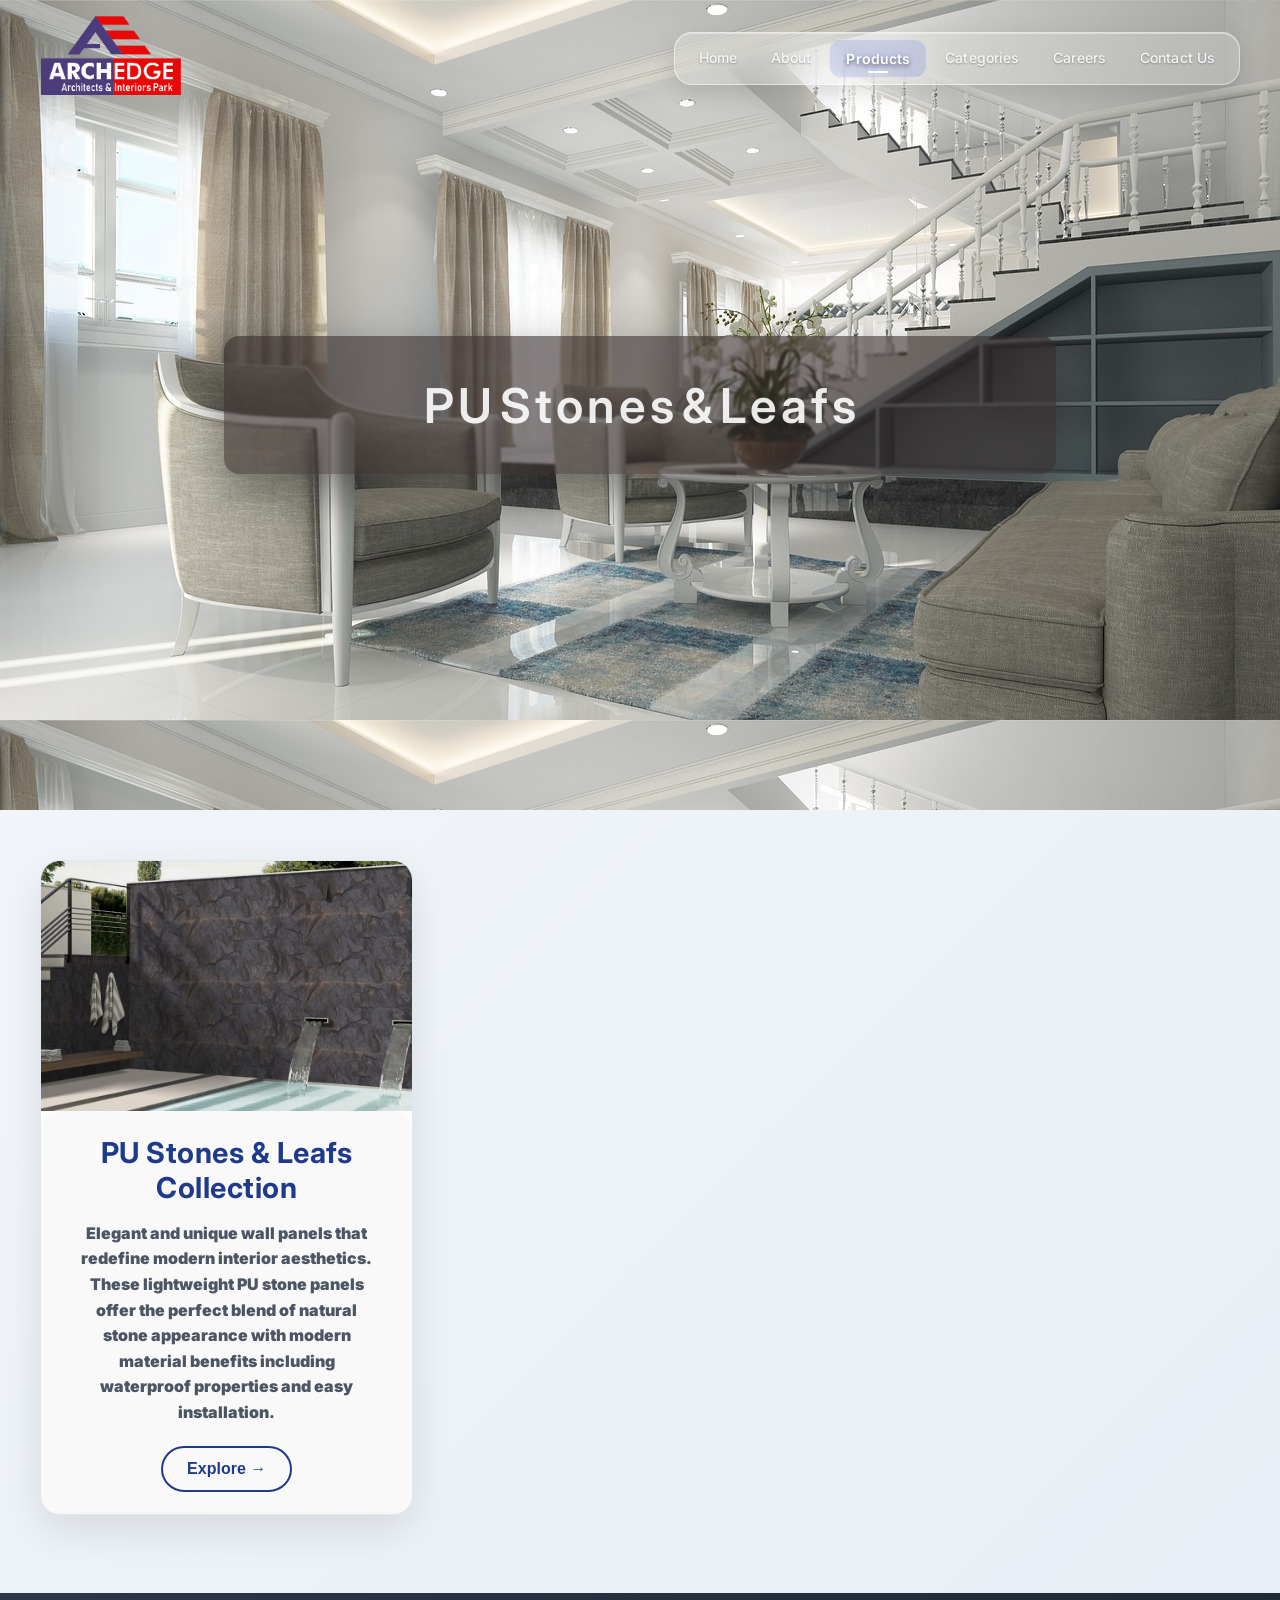
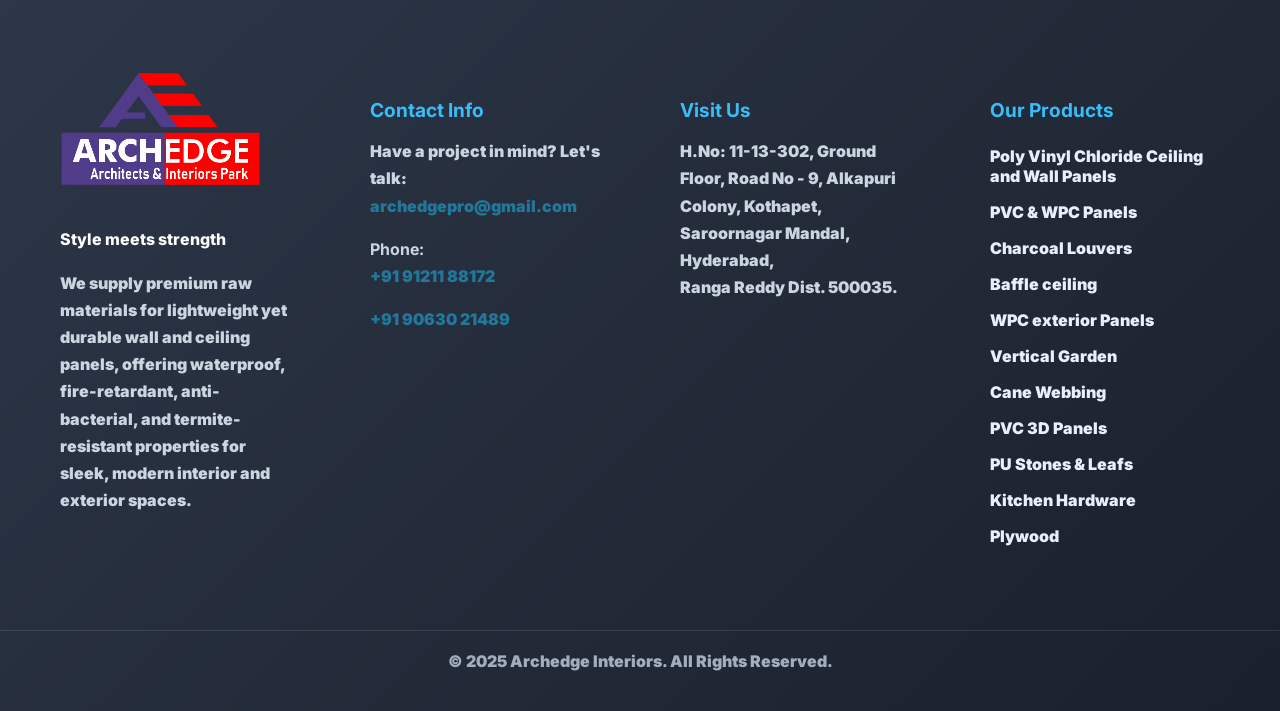
<file: products/future decore/index.html>
<!DOCTYPE html>
<html lang="en">

<head>
    <!-- Basic Page Needs -->
    <meta charset="UTF-8">
    <meta http-equiv="X-UA-Compatible" content="IE=edge">
    <meta name="viewport" content="width=device-width, initial-scale=1.0">

    <title>Future Decore PU Stones & Leafs - Premium Decorative Wall Panels | Archedge Hyderabad</title>
    <meta name="description"
        content="Shop premium Future Decore PU Stones & Leafs decorative wall panels in Hyderabad. Waterproof, lightweight, and elegant PU stone cladding for modern interiors. Authorized distributor of Future Decore products.">
    <meta name="keywords"
        content="Future Decore, PU Stones, PU Leafs, decorative wall panels, stone cladding, interior wall panels, waterproof wall panels, Hyderabad, modern interior panels, designer wall cladding">

    <!-- Canonical URL -->
    <link rel="canonical" href="https://archedge.pro/products/future%20decore/">

    <meta name="robots" content="index, follow" />

    <!-- Favicon for Chrome & others -->
    <!-- Standard Favicon -->
    <link rel="icon" type="image/x-icon" href="/assets/images/favicon.ico">
    <link rel="shortcut icon" type="image/x-icon" href="/assets/images/favicon.ico">

    <!-- PNG Icons for Modern Browsers -->
    <link rel="icon" type="image/png" sizes="32x32" href="/assets/images/favicon-32x32.png">
    <link rel="icon" type="image/png" sizes="16x16" href="/assets/images/favicon-16x16.png">

    <!-- Apple iOS Touch Icon -->
    <link rel="apple-touch-icon" sizes="180x180" href="/assets/images/apple-touch-icon.png">

    <!-- Android / PWA -->
    <link rel="manifest" href="/assets/images/manifest.json">
    <meta name="theme-color" content="#1a1a1a">

    <!-- Windows Tiles -->
    <meta name="msapplication-TileColor" content="#1a1a1a">
    <meta name="msapplication-TileImage" content="/assets/images/mstile-150x150.png">

    <!-- Safari Pinned Tab (macOS/iOS Safari) -->
    <link rel="mask-icon" href="/assets/images/safari-pinned-tab.svg" color="#1a1a1a">



    <!-- Open Graph / Facebook -->
    <meta property="og:type" content="website">
    <meta property="og:url" content="https://archedge.pro/products/future%20decore/">
    <meta property="og:title"
        content="Future Decore PU Stones & Leafs - Premium Decorative Wall Panels | Archedge Hyderabad">
    <meta property="og:description"
        content="Shop premium Future Decore PU Stones & Leafs decorative wall panels in Hyderabad. Waterproof, lightweight, and elegant PU stone cladding for modern interiors.">
    <meta property="og:image" content="https://archedge.pro/assets/images/og.png">
    <meta property="og:site_name" content="Archedge – Architects & Interiors Park">
    <meta property="og:locale:alternate" content="en_US">
    <meta property="og:locale:alternate" content="en_GB">

    <!-- Twitter Card -->
    <meta name="twitter:card" content="summary_large_image">
    <meta name="twitter:site" content="@archedgeinteriors">
    <meta name="twitter:creator" content="@archedgeinteriors">
    <meta name="twitter:title"
        content="Future Decore PU Stones & Leafs - Premium Decorative Wall Panels | Archedge Hyderabad">
    <meta name="twitter:description"
        content="Shop premium Future Decore PU Stones & Leafs decorative wall panels in Hyderabad. Waterproof, lightweight, and elegant PU stone cladding for modern interiors.">
    <meta name="twitter:image" content="https://archedge.pro/assets/images/og.png">

    <!-- Stylesheets -->
    <link rel="stylesheet" href="../../assets/css/navbar.css">
    <link rel="stylesheet" href="../../assets/css/brand-products.css">
    <link rel="stylesheet" href="https://cdnjs.cloudflare.com/ajax/libs/font-awesome/6.0.0/css/all.min.css">
    <link href="https://fonts.googleapis.com/css2?family=Inter:wght@300;400;500;600;700&display=swap" rel="stylesheet">

    <!-- Enhanced SEO Meta Tags -->
    <meta name="author" content="Archedge – Architects & Interiors Park">
    <meta name="publisher" content="Archedge – Architects & Interiors Park">
    <meta name="classification"
        content="Interior Design, Decorative Wall Panels, Ceiling Systems, Waterproof Flooring, PVC Panels, WPC Panels">
    <meta name="geo.region" content="IN-TG">
    <meta name="geo.placename" content="Hyderabad">
    <meta name="geo.position" content="17.4065;78.4772">
    <meta name="ICBM" content="17.4065, 78.4772">
    <meta name="revisit-after" content="7 days">
    <meta name="language" content="EN">
    <meta name="distribution" content="global">
    <meta name="rating" content="general">

    <!-- Google Analytics 4 -->
    <script async src="https://www.googletagmanager.com/gtag/js?id=G-M53RF9HY7P"></script>
    <script>
        window.dataLayer = window.dataLayer || [];
        function gtag() { dataLayer.push(arguments); }
        gtag('js', new Date());
        gtag('config', 'G-M53RF9HY7P');
    </script>

    <!-- Microsoft Clarity -->
    <script type="text/javascript">
        (function (c, l, a, r, i, t, y) {
            c[a] = c[a] || function () { (c[a].q = c[a].q || []).push(arguments) };
            t = l.createElement(r); t.async = 1; t.src = "https://www.clarity.ms/tag/" + i;
            y = l.getElementsByTagName(r)[0]; y.parentNode.insertBefore(t, y);
        })(window, document, "clarity", "script", "sxzyvyyrtw");
    </script>

    <!-- JSON-LD Structured Data: LocalBusiness + Breadcrumb + WebSite -->
    <script type="application/ld+json">
    {
        "@context": "https://schema.org",
        "@type": ["LocalBusiness","HomeAndConstructionBusiness"],
        "name": "Archedge – Architects & Interiors Park",
        "description": "Shop premium Future Decore PU Stones & Leafs decorative wall panels in Hyderabad. Waterproof, lightweight, and elegant PU stone cladding for modern interiors. Authorized distributor of Future Decore products.",
        "url": "https://archedge.pro/products/future%20decore/",
        "logo": "https://archedge.pro/assets/images/logo.png",
        "image": "https://archedge.pro/assets/images/og.png",
        "telephone": "+91-91211-88172",
        "email": "archedgepro@gmail.com",
        "address": {
            "@type": "PostalAddress",
            "streetAddress": "H. No: 11-13-302, Ground Floor, Road No - 9, Alkapuri Colony",
            "addressLocality": "Hyderabad",
            "addressRegion": "Telangana",
            "postalCode": "500035",
            "addressCountry": "IN"
        },
        "geo": {
            "@type": "GeoCoordinates",
            "latitude": 17.4065,
            "longitude": 78.4772
        },
        "openingHoursSpecification": [{
            "@type": "OpeningHoursSpecification",
            "dayOfWeek": ["Monday","Tuesday","Wednesday","Thursday","Friday","Saturday"],
            "opens": "09:30",
            "closes": "18:30"
        }],
        "priceRange": "₹₹",
        "areaServed": [{"@type":"State","name":"Telangana"},{"@type":"State","name":"Andhra Pradesh"}],
        "sameAs": [
            "https://www.facebook.com/archedgeinteriors",
            "https://www.instagram.com/archedgeinteriors",
            "https://www.linkedin.com/company/archedge-interiors"
        ],
        "foundingDate": "2025"
    }
    </script>

    <script type="application/ld+json">
    {
        "@context": "https://schema.org",
        "@type": "BreadcrumbList",
        "itemListElement": [
            {"@type":"ListItem","position":1,"name":"Home","item":"https://archedge.pro/"},
            {"@type":"ListItem","position":2,"name":"Products","item":"https://archedge.pro/products/"},
            {"@type":"ListItem","position":3,"name":"Future Decore","item":"https://archedge.pro/products/future%20decore/"}
        ]
    }
    </script>

    <script type="application/ld+json">
    {
        "@context": "https://schema.org",
        "@type": "WebSite",
        "name": "Archedge – Architects & Interiors Park",
        "url": "https://archedge.pro",
        "potentialAction": {
            "@type": "SearchAction",
            "target": "https://archedge.pro/search?q={search_term_string}",
            "query-input": "required name=search_term_string"
        }
    }
    </script>
</head>


<script type="application/ld+json">
{
  "@context": "https://schema.org",
  "@type": "Product",
  "name": "Future Decore PU Stones & Leafs",
  "description": "Elegant Future Decore PU stone and leaf wall panels. Waterproof, lightweight, and perfect for premium interiors.",
  "image": "https://archedge.pro/images/og-interior.jpg",
  "brand": {
    "@type": "Brand",
    "name": "Future Decore"
  },
  "url": "https://archedge.pro/products/future decore/"
}
</script>

<body>


    <!-- Header -->
    <header id="heroHeader" class="header">
        <div class="container">
            <nav class="navbar">
                <a href="../../"> <img src="../../assets/images/logo.png" alt="Archedge Interiors Logo"
                        class="navbar-logo" /></a>



                <div class="nav-right">
                    <ul class="nav-menu">
                        <li class="nav-item">
                            <a href="../../" class="nav-link">
                                <span class="nav-text">Home</span>
                                <span class="nav-indicator"></span>
                            </a>
                        </li>
                        <li class="nav-item">
                            <a href="../../about/" class="nav-link">
                                <span class="nav-text">About</span>
                                <span class="nav-indicator"></span>
                            </a>
                        </li>
                        <li class="nav-item">
                            <a class="nav-link active">
                                <span class="nav-text">Products</span>
                                <span class="nav-indicator"></span>
                            </a>
                            <div class="brands-dropdown">
                                <div class="brands-row">
                                    <a href="../pare/" class="brand-item">
                                        <div class="brand-image-container">
                                            <img src="../../assets/images/brands/pare/product.webp"
                                                alt="Pare India decorative panels" class="brand-image" loading="lazy">
                                            <div class="brand-overlay">
                                                <span class="view-products-text">View Products</span>
                                            </div>
                                        </div>
                                        <div class="brand-name">PARE</div>
                                    </a>

                                    <a href="../vox/" class="brand-item">
                                        <div class="brand-image-container">
                                            <img src="../../assets/images/brands/vox/product.jpg"
                                                alt="Vox India wall panels" class="brand-image" loading="lazy">
                                            <div class="brand-overlay">
                                                <span class="view-products-text">View Products</span>
                                            </div>
                                        </div>
                                        <div class="brand-name">VOX</div>
                                    </a>

                                    <a href="../stanza/" class="brand-item">
                                        <div class="brand-image-container">
                                            <img src="../../assets/images/brands/Stanza/Soffit Panels/image.webp"
                                                alt="Stanza Decor soffit panels" class="brand-image" loading="lazy">
                                            <div class="brand-overlay">
                                                <span class="view-products-text">View Products</span>
                                            </div>
                                        </div>
                                        <div class="brand-name">Stanza - Soffit</div>
                                    </a>

                                    <a href="../stardec/" class="brand-item">
                                        <div class="brand-image-container">
                                            <img src="../../assets/images/brands/StarDECOR/product.jpeg"
                                                alt="Star Dec charcoal louvers" class="brand-image" loading="lazy">
                                            <div class="brand-overlay">
                                                <span class="view-products-text">View Products</span>
                                            </div>
                                        </div>
                                        <div class="brand-name">Charcoal Louvers</div>
                                    </a>

                                    <a href="../future decore/" class="brand-item">
                                        <div class="brand-image-container">
                                            <img src="../../assets/images/brands/Future DECOR/rock.jpg"
                                                alt="Future Decore PU stones and leafs" class="brand-image"
                                                loading="lazy">
                                            <div class="brand-overlay">
                                                <span class="view-products-text">View Products</span>
                                            </div>
                                        </div>
                                        <div class="brand-name">PU Stones & Leafs</div>
                                    </a>


                                </div>
                            </div>
                        </li>

                        <li class="nav-item">
                            <a class="nav-link">
                                <span class="nav-text">Categories</span>
                                <span class="nav-indicator"></span>
                            </a>
                            <div class="categories-dropdown">
                                <div class="brands-row">
                                    <a href="../../categories/ceiling-panels/" class="brand-item">
                                        <div class="brand-image-container">
                                            <img src="../../assets/images/categories/Ceiling-Panels.jpeg"
                                                alt="Ceiling Panels" class="brand-image" loading="lazy">
                                            <div class="brand-overlay">
                                                <span class="view-products-text">View Ceiling Panels</span>
                                            </div>
                                        </div>
                                        <div class="brand-name">Ceiling Panels</div>
                                    </a>

                                    <a href="../../categories/wall-panels/" class="brand-item">
                                        <div class="brand-image-container">
                                            <img src="../../assets/images//categories/wall-panels.jpg" alt="Wall Panels"
                                                class="brand-image" loading="lazy">
                                            <div class="brand-overlay">
                                                <span class="view-products-text">View Wall Panels</span>
                                            </div>
                                        </div>
                                        <div class="brand-name">Wall Panels</div>
                                    </a>

                                    <a href="../../categories/floor-panels/" class="brand-item">
                                        <div class="brand-image-container">
                                            <img src="../../assets/images/categories/Floor-Panels.jpeg"
                                                alt="Floor Panels" class="brand-image" loading="lazy">
                                            <div class="brand-overlay">
                                                <span class="view-products-text">View Floor Panels</span>
                                            </div>
                                        </div>
                                        <div class="brand-name">Floor Panels</div>
                                    </a>


                                </div>
                            </div>
                        </li>
                        <li class="nav-item">
                            <a href="../../careers/" class="nav-link">
                                <span class="nav-text">Careers</span>
                                <span class="nav-indicator"></span>
                            </a>
                        </li>
                        <li class="nav-item">
                            <a href="../../contact/" class="nav-link">
                                <span class="nav-text">Contact Us</span>
                                <span class="nav-indicator"></span>
                            </a>
                        </li>
                    </ul>
                    <div class="mobile-menu-toggle" role="button" aria-label="Toggle menu" tabindex="0">
                        <span class="hamburger-line"></span>
                        <span class="hamburger-line"></span>
                        <span class="hamburger-line"></span>
                        <span class="menu-label"></span>
                    </div>
                </div>
            </nav>
        </div>
    </header>


    <!-- Hero Section -->
    <section class="hero-section" style="background:url('../../assets/images/brands/Future DECOR/cover.jpg') fixed;"
        id="heroSection">
        <!-- Parallax Background Layers -->
        <div class="parallax-container">
            <div class="parallax-layer layer-1" data-speed="0.2"></div>
            <div class="parallax-layer layer-2" data-speed="0.5"></div>
            <div class="parallax-layer layer-3" data-speed="0.8"></div>
        </div>

        <!-- Floating Elements -->
        <div class="floating-elements">
            <div class="float-element float-1" data-speed="0.3"></div>
            <div class="float-element float-2" data-speed="0.6"></div>
            <div class="float-element float-3" data-speed="0.4"></div>
        </div>

        <!-- Hero Content with Parallax -->
        <div class="hero-content" data-speed="0.1">
            <h1 class="hero-title" data-text="PU Stones & Leafs">
                Future Decore PU Stones & Leafs
            </h1>
        </div>
    </section>

    <main class="main-content">
        <!-- Product Grid -->
        <section class="products-grid" id="products">
            <!-- Decorative Wall Panels -->
            <div class="product-category">
                <div class="product-image">
                    <img src="../../assets/images/brands/Future DECOR/rock.jpg"
                        alt="Future Decore PU Stones decorative wall panels - lightweight stone cladding for modern interiors"
                        loading="lazy">
                </div>
                <div class="product-category-content">
                    <h2>PU Stones & Leafs Collection</h2>
                    <p>Elegant and unique wall panels that redefine modern interior aesthetics. These lightweight PU
                        stone panels offer the perfect blend of natural stone appearance with modern material benefits
                        including waterproof properties and easy installation.</p>
                    <button class="btn pdfBtn" aria-label="Download PU Stones & Leafs catalog"
                        data-pdf="../../assets/pdfs/ArchEdge-PU Stones & Leafs.pdf">Explore →</button>


                </div>
            </div>
        </section>


        <!-- Hidden form modal -->
        <div id="pdfFormModal" class="modal-overlay">
            <div class="modal-box">
                <span id="closeForm" class="close-btn">&times;</span>
                <h2 class="form-title">Access the Catalog</h2>
                <p class="form-subtitle">Please fill in your details to explore the collection</p>

                <form id="pdfForm" method="post">
                    <div class="form-group">
                        <label for="name">Full Name</label>
                        <input type="text" id="name" name="name" placeholder="Enter your full name" required>
                    </div>

                    <div class="form-group">
                        <label for="email">Email Address</label>
                        <input type="email" id="email" name="email" placeholder="Enter your email">
                    </div>

                    <div class="form-group">
                        <label for="phone">Phone Number</label>
                        <input type="tel" id="phone" name="phone" placeholder="Enter your phone number" maxlength="10"
                            required>
                    </div>

                    <button type="submit" class="s-btn">Open Catalog</button>
                </form>
            </div>
        </div>


    </main>

    <!-- Footer -->
    <footer class="footer">
        <div class="footer-container">
            <div class="footer-column">
                <img src="../../assets/images/logo.png" alt="Archedge Interiors Logo" class="footer-logo"
                    loading="lazy" />
                <p style="font-weight: 800;color:white;">Style meets strength</p>
                <p>We supply premium raw materials for lightweight yet durable wall and ceiling panels, offering
                    waterproof, fire-retardant, anti-bacterial, and termite-resistant properties for sleek, modern
                    interior and exterior spaces.</p>
            </div>
            <div class="footer-column">
                <h4>Contact Info</h4>
                <p>Have a project in mind? Let's talk: <a href="mailto:archedgepro@gmail.com">archedgepro@gmail.com</a>
                </p>
                <p><strong>Phone:</strong><br> <a href="tel:+919121188172">+91 91211 88172</a></p>
                <p><a href="tel:+919063021489">+91 90630 21489</a></p>
            </div>
            <div class="footer-column">
                <h4>Visit Us</h4>
                <p>
                    H.No: 11-13-302, Ground Floor,
                    Road No - 9, Alkapuri Colony, Kothapet,
                    Saroornagar Mandal, Hyderabad,<br>
                    Ranga Reddy Dist. 500035.
                </p>
            </div>
            <div class="footer-column">
                <h4>Our Products</h4>
                <ul>
                    <li>Poly Vinyl Chloride Ceiling and Wall Panels</li>
                    <li>PVC & WPC Panels</li>
                    <li>Charcoal Louvers</li>
                    <li>Baffle ceiling</li>
                    <li>WPC exterior Panels</li>
                    <li>Vertical Garden</li>
                    <li>Cane Webbing</li>
                    <li>PVC 3D Panels</li>
                    <li>PU Stones & Leafs</li>
                    <li>Kitchen Hardware</li>
                    <li>Plywood</li>
                </ul>
            </div>
        </div>
        <div class="footer-bottom">
            &copy; 2025 Archedge Interiors. All Rights Reserved.
        </div>
    </footer>
    <script src="../../assets/js/navbar.js" defer></script>
    <script src="../../assets/js/brand-products.js" defer></script>

</body>

</html>
</file>
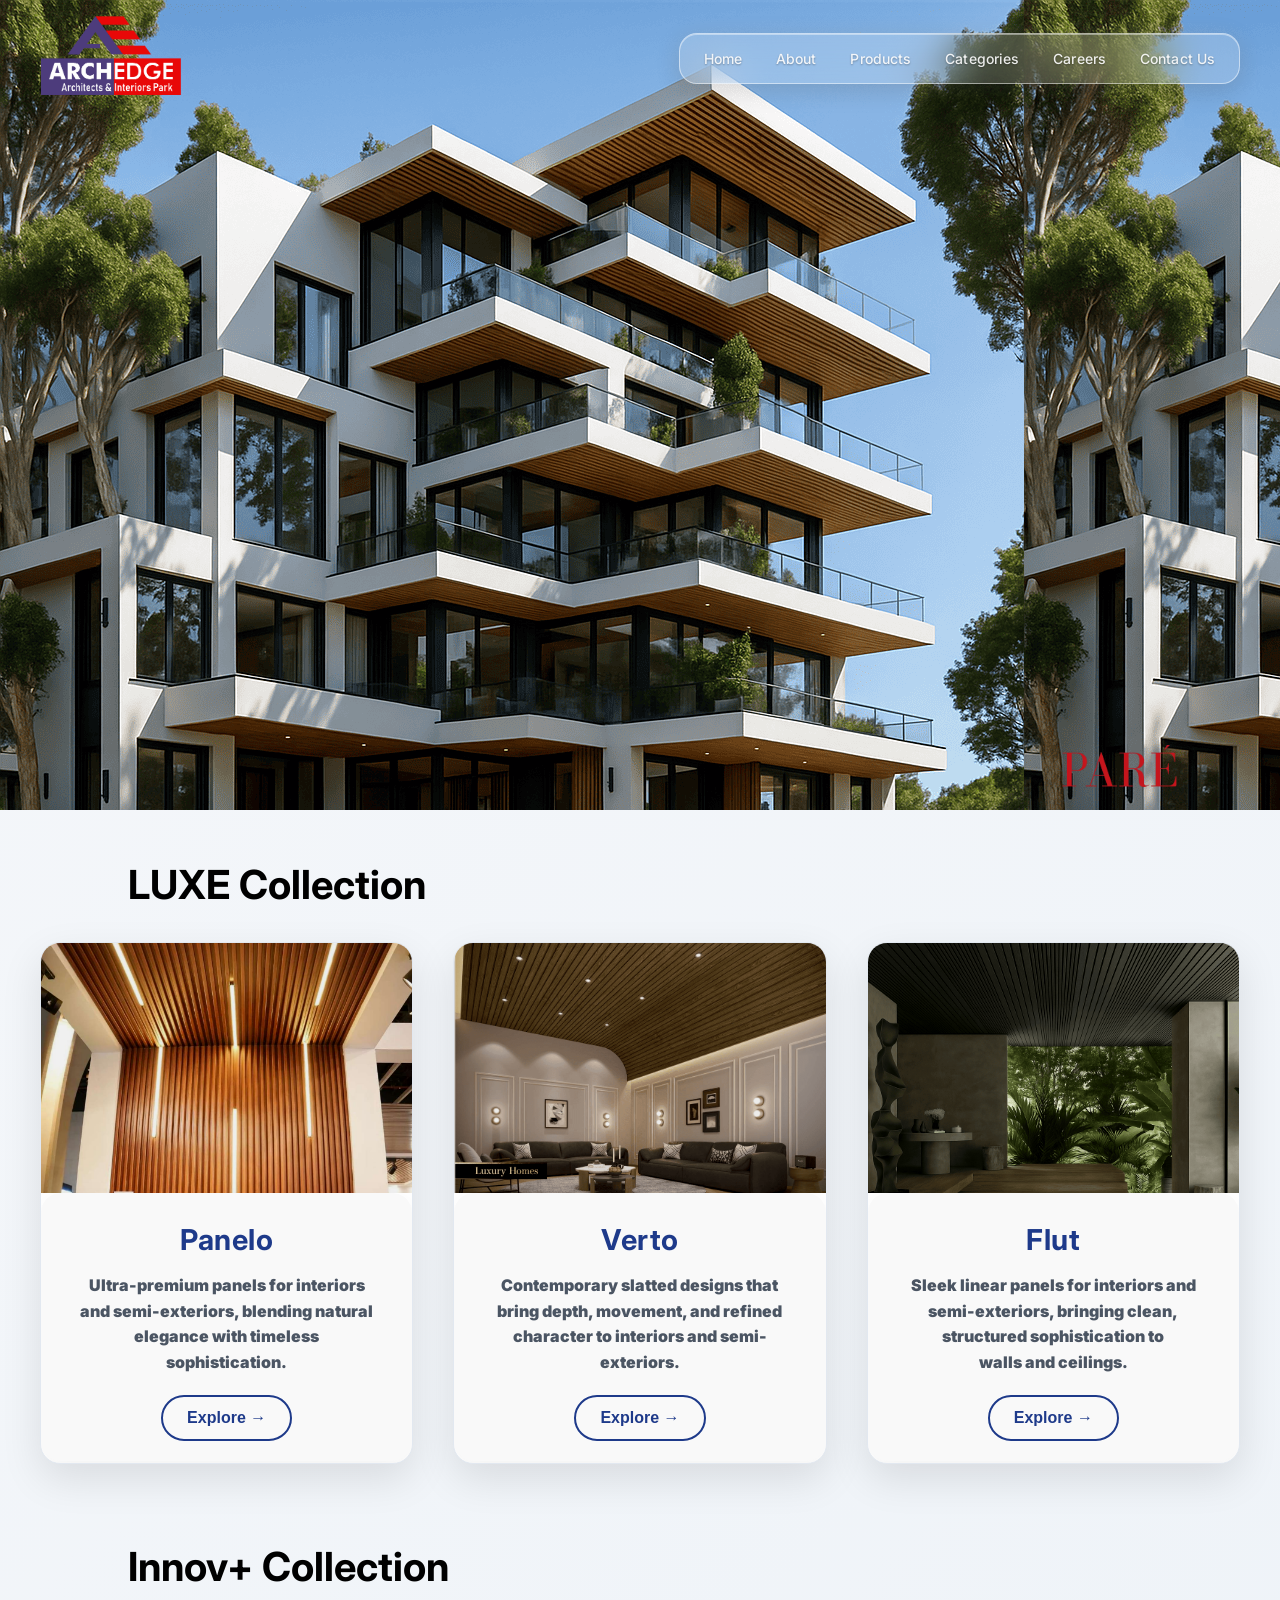
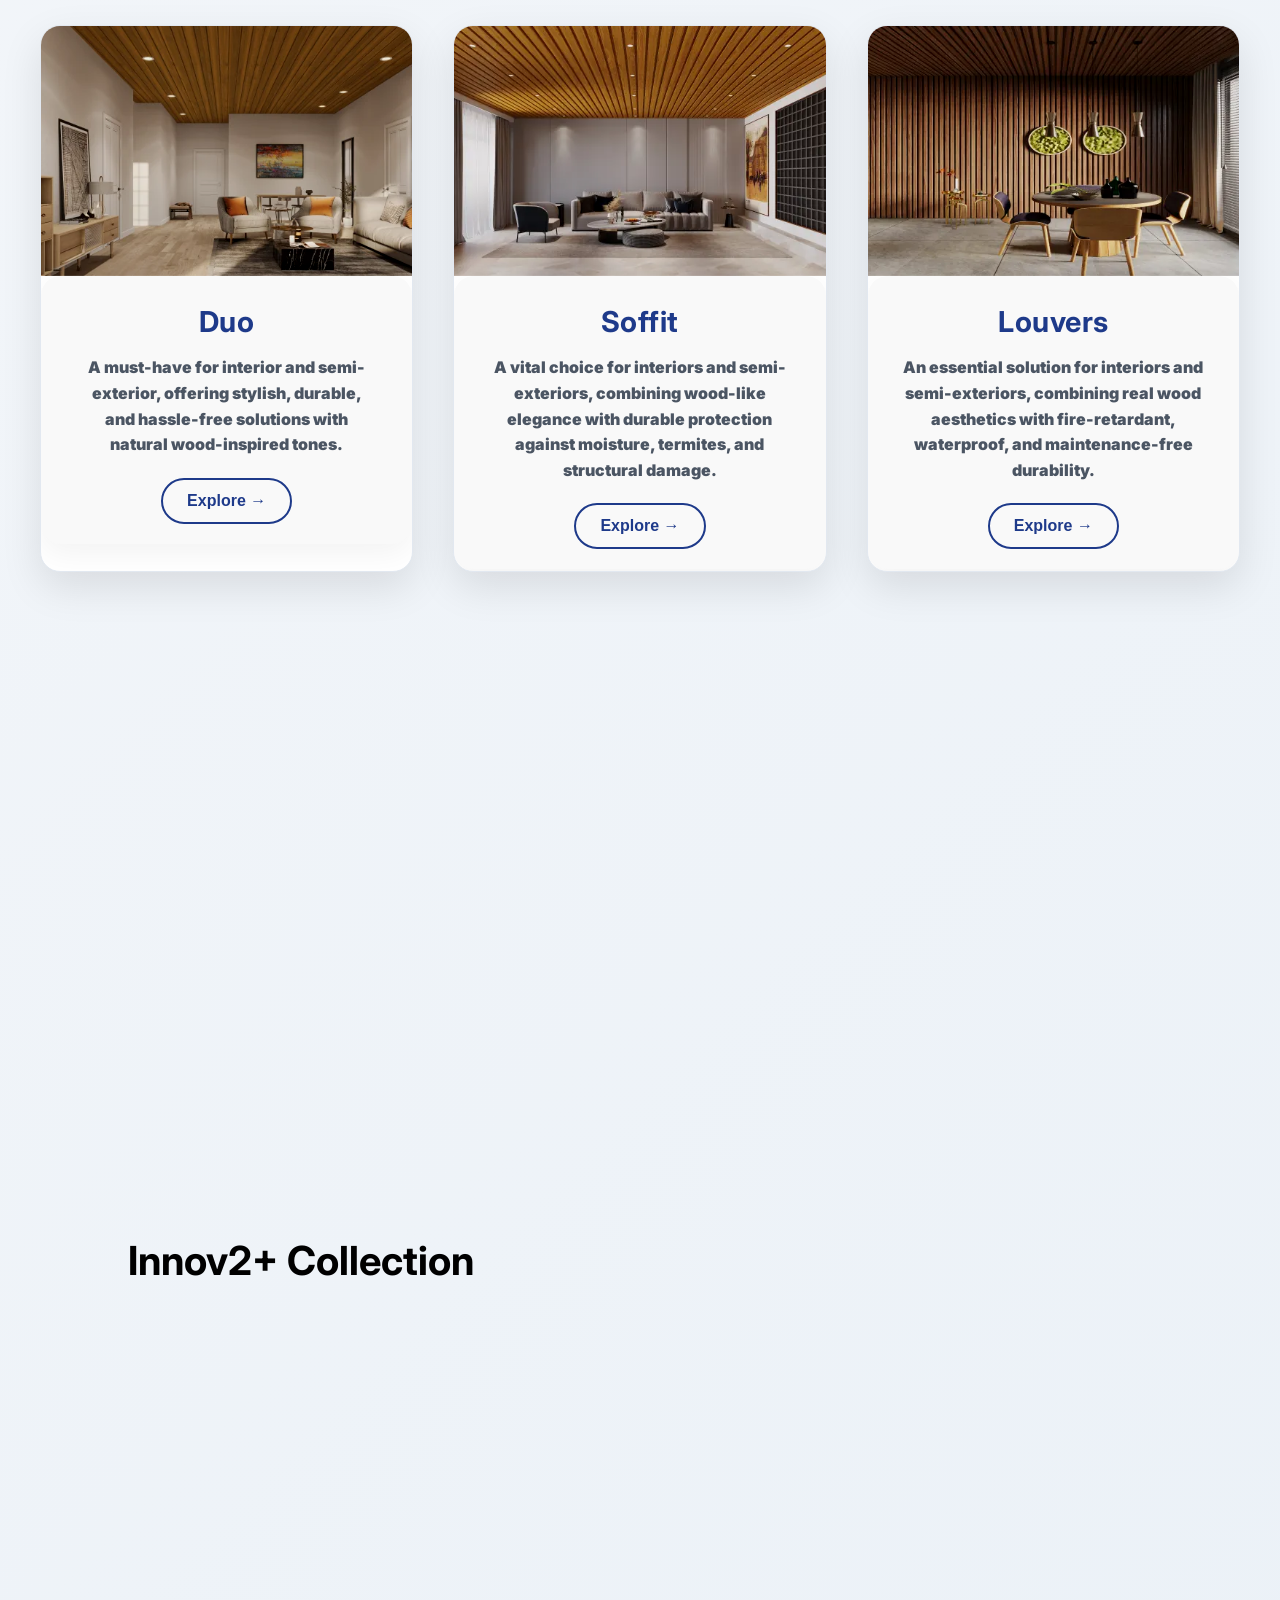
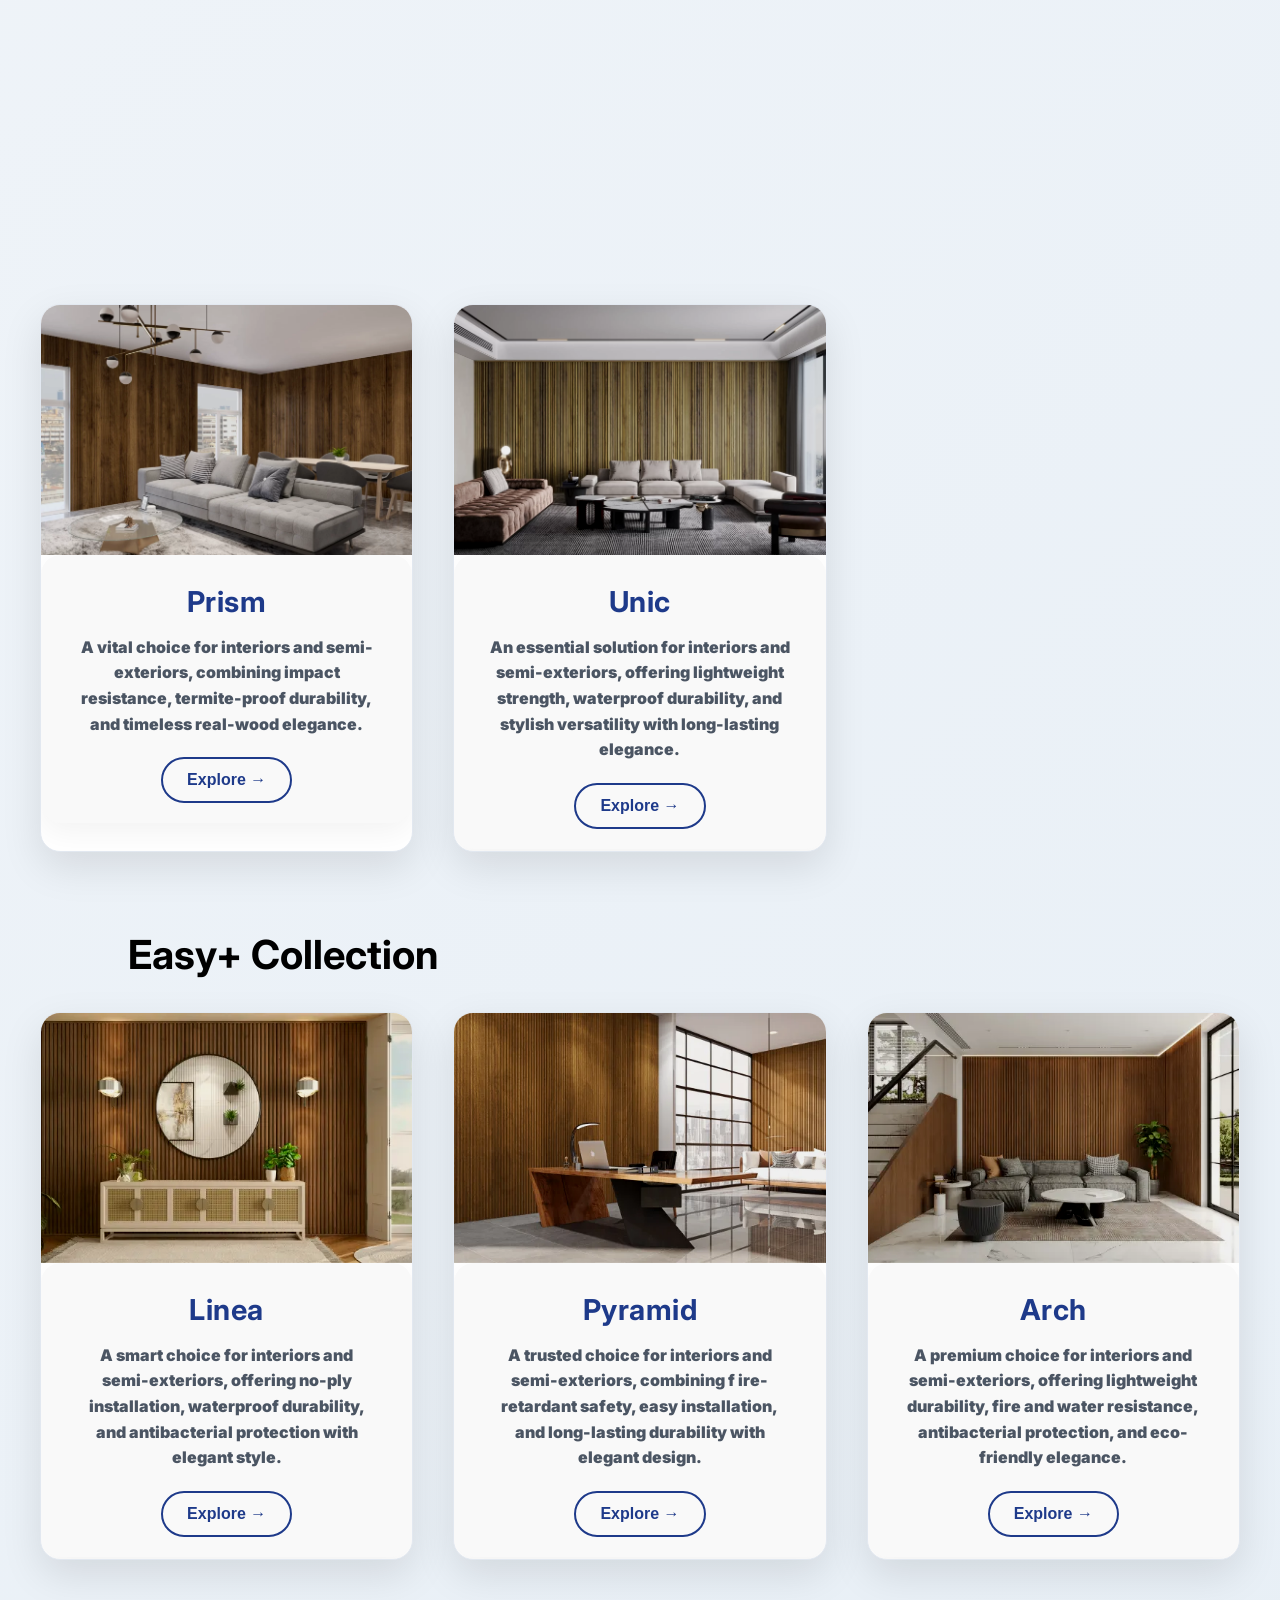
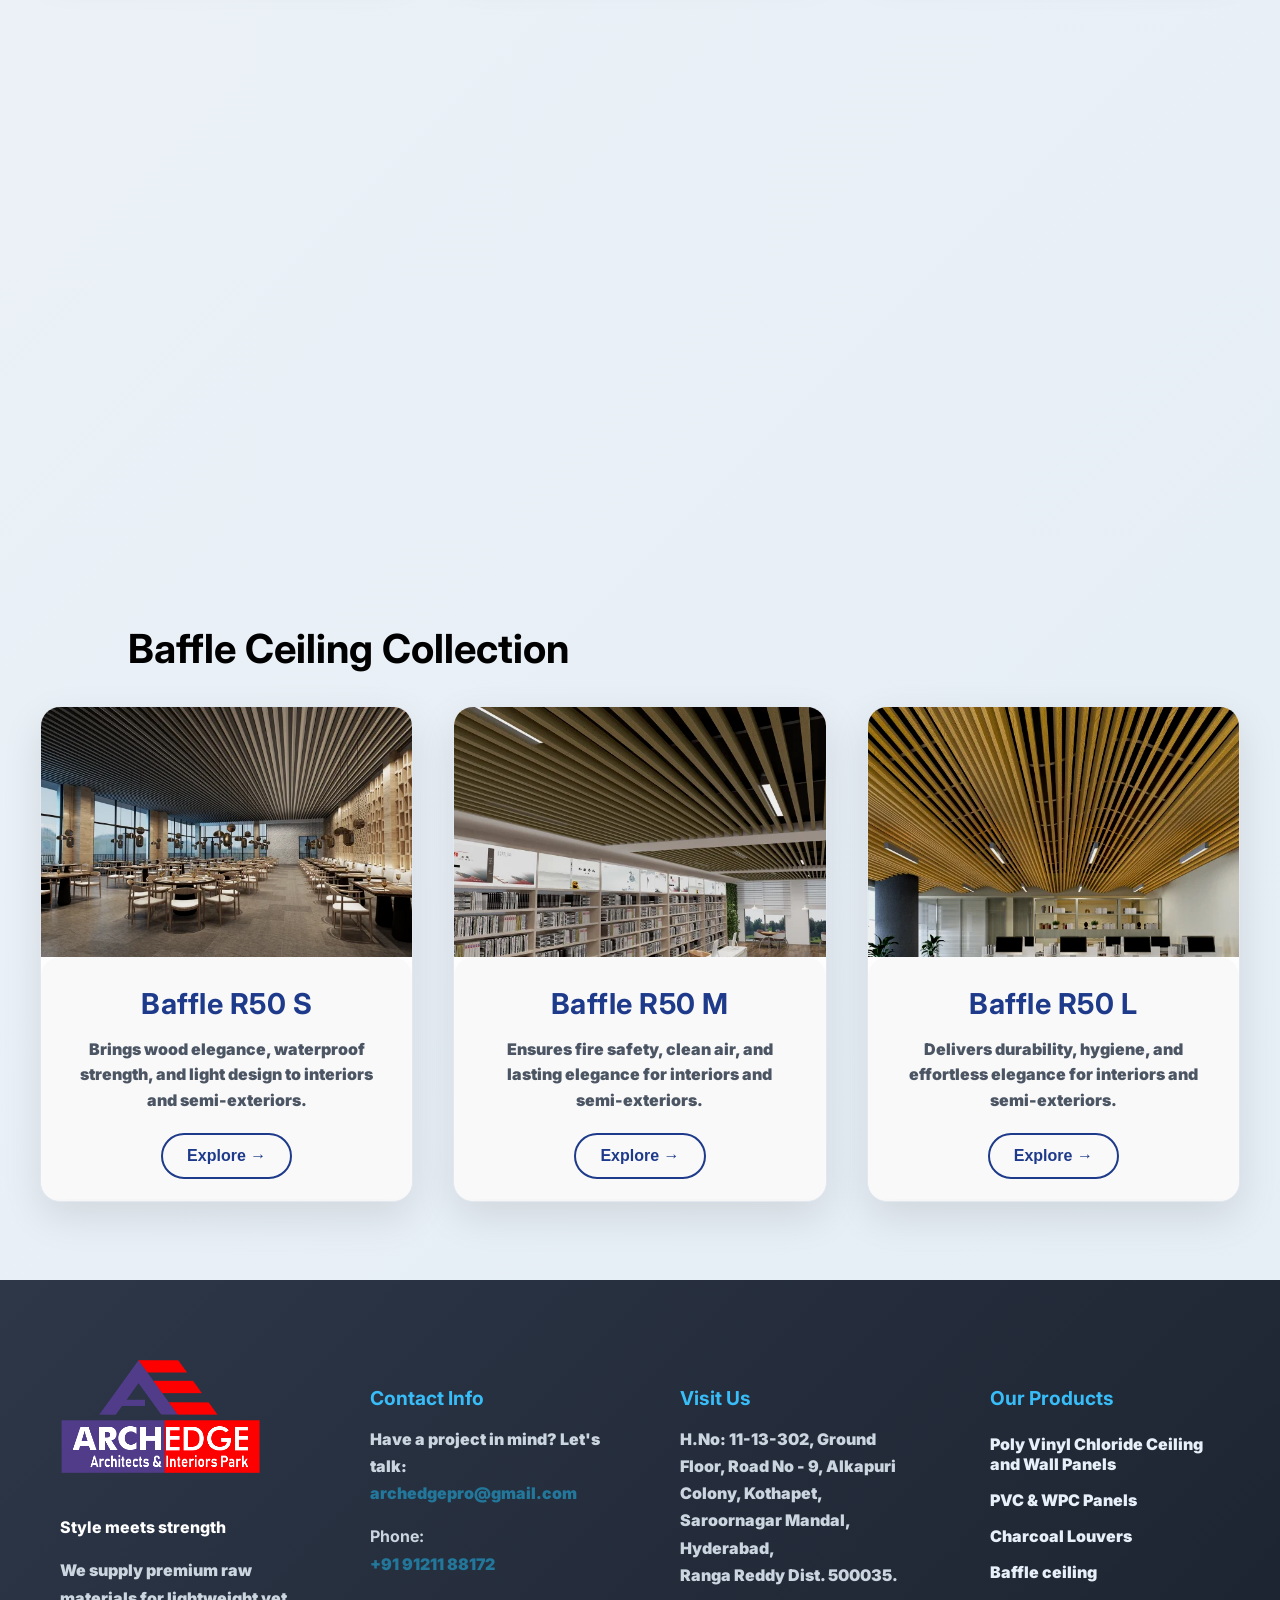
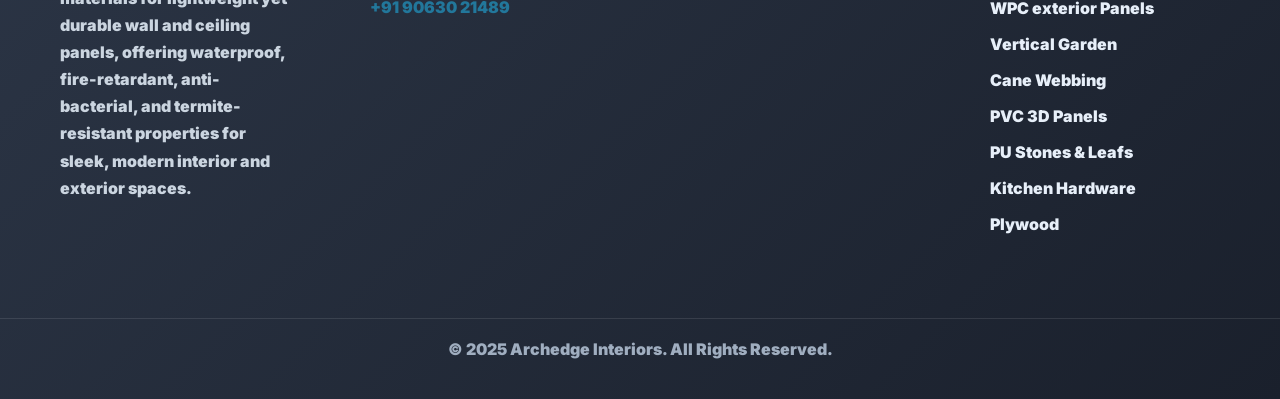
<file: products/pare/index.html>
<!DOCTYPE html>
<html lang="en">

<head>
  <!-- Basic Meta -->
  <meta charset="UTF-8" />
  <meta http-equiv="X-UA-Compatible" content="IE=edge">
  <meta name="viewport" content="width=device-width, initial-scale=1.0" />
  <title>Pare Designer Wall Panels - Premium Decorative Wall Panels | Archedge Hyderabad</title>
  <meta name="description"
    content="Shop premium Pare designer wall panels for interiors and exteriors in Hyderabad. High-quality, durable, modern decorative wall panels. Authorized distributor of Pare products.">
  <meta name="keywords"
    content="Pare designer wall panels, decorative wall panels, interior wall panels, exterior wall panels, waterproof wall panels, Hyderabad, Archedge, modern wall cladding, premium interior panels">
  <meta name="author" content="Archedge – Architects & Interiors Park">

  <!-- Canonical -->
  <link rel="canonical" href="https://archedge.pro/products/pare/" />

  <!-- Open Graph / Facebook -->
  <meta property="og:title" content="Pare Designer Wall Panels - Premium Decorative Wall Panels | Archedge Hyderabad">
  <meta property="og:description"
    content="Shop premium Pare designer wall panels for interiors and exteriors in Hyderabad. High-quality, durable, modern decorative wall panels.">
  <meta property="og:image" content="https://archedge.pro/assets/images/og.png">
  <meta property="og:url" content="https://archedge.pro/products/pare/">
  <meta property="og:type" content="website">
  <meta property="og:site_name" content="Archedge – Architects & Interiors Park">
  <meta property="og:locale:alternate" content="en_US">
  <meta property="og:locale:alternate" content="en_GB">

  <!-- Twitter Card -->
  <meta name="twitter:card" content="summary_large_image">
  <meta name="twitter:title" content="Pare Designer Wall Panels - Premium Decorative Wall Panels | Archedge Hyderabad">
  <meta name="twitter:description"
    content="Shop premium Pare designer wall panels for interiors and exteriors in Hyderabad. High-quality, durable, modern decorative wall panels.">
  <meta name="twitter:image" content="https://archedge.pro/assets/images/og.png">
  <meta name="twitter:site" content="@archedgeinteriors">
  <meta name="twitter:creator" content="@archedgeinteriors">
  <meta name="twitter:domain" content="archedge.pro">

  <!-- Enhanced SEO Meta Tags -->
  <meta name="publisher" content="Archedge – Architects & Interiors Park">
  <meta name="classification"
    content="Interior Design, Decorative Wall Panels, Ceiling Systems, Waterproof Flooring, PVC Panels, WPC Panels">
  <meta name="geo.region" content="IN-TG">
  <meta name="geo.placename" content="Hyderabad">
  <meta name="geo.position" content="17.4065;78.4772">
  <meta name="ICBM" content="17.4065, 78.4772">
  <meta name="revisit-after" content="7 days">
  <meta name="language" content="EN">
  <meta name="distribution" content="global">
  <meta name="rating" content="general">
  <meta name="theme-color" content="#1a1a1a">
  <meta name="msapplication-TileColor" content="#1a1a1a">
  <meta name="msapplication-TileImage" content="../../assets/images/logo.png">

  <meta name="robots" content="index, follow" />

  <!-- Favicon for Chrome & others -->
  <!-- Standard Favicon -->
  <link rel="icon" type="image/x-icon" href="/assets/images/favicon.ico">
  <link rel="shortcut icon" type="image/x-icon" href="/assets/images/favicon.ico">

  <!-- PNG Icons for Modern Browsers -->
  <link rel="icon" type="image/png" sizes="32x32" href="/assets/images/favicon-32x32.png">
  <link rel="icon" type="image/png" sizes="16x16" href="/assets/images/favicon-16x16.png">

  <!-- Apple iOS Touch Icon -->
  <link rel="apple-touch-icon" sizes="180x180" href="/assets/images/apple-touch-icon.png">

  <!-- Android / PWA -->
  <link rel="manifest" href="/assets/images/manifest.json">
  <meta name="theme-color" content="#1a1a1a">

  <!-- Windows Tiles -->
  <meta name="msapplication-TileColor" content="#1a1a1a">
  <meta name="msapplication-TileImage" content="/assets/images/mstile-150x150.png">

  <!-- Safari Pinned Tab (macOS/iOS Safari) -->
  <link rel="mask-icon" href="/assets/images/safari-pinned-tab.svg" color="#1a1a1a">



  <!-- Stylesheets -->
  <link href="https://fonts.googleapis.com/css2?family=Inter:wght@300;400;500;600;700&display=swap" rel="stylesheet">
  <link rel="stylesheet" href="../../assets/css/navbar.css" />
  <link rel="stylesheet" href="../../assets/css/brand-products.css" />
  <link rel="stylesheet" href="https://cdnjs.cloudflare.com/ajax/libs/font-awesome/6.0.0/css/all.min.css">

  <!-- Google Analytics 4 -->
  <script async src="https://www.googletagmanager.com/gtag/js?id=G-M53RF9HY7P"></script>
  <script>
    window.dataLayer = window.dataLayer || [];
    function gtag() { dataLayer.push(arguments); }
    gtag('js', new Date());
    gtag('config', 'G-M53RF9HY7P');
  </script>

  <!-- Microsoft Clarity -->
  <script type="text/javascript">
    (function (c, l, a, r, i, t, y) {
      c[a] = c[a] || function () { (c[a].q = c[a].q || []).push(arguments) };
      t = l.createElement(r); t.async = 1; t.src = "https://www.clarity.ms/tag/" + i;
      y = l.getElementsByTagName(r)[0]; y.parentNode.insertBefore(t, y);
    })(window, document, "clarity", "script", "sxzyvyyrtw");
  </script>

  <!-- JSON-LD Structured Data -->
  <script type="application/ld+json">
  {
    "@context": "https://schema.org",
    "@type": ["LocalBusiness","HomeAndConstructionBusiness","Product"],
    "name": "Pare Designer Wall Panels - Archedge",
    "description": "Premium Pare designer wall panels for interiors and exteriors. High-quality, durable, and modern decorative panels in Hyderabad.",
    "url": "https://archedge.pro/products/pare/",
    "logo": "https://archedge.pro/assets/images/logo.png",
    "image": "https://archedge.pro/assets/images/og.png",
    "telephone": "+91-91211-88172",
    "email": "archedgepro@gmail.com",
    "address": {
      "@type": "PostalAddress",
      "streetAddress": "H. No: 11-13-302, Ground Floor, Road No - 9, Alkapuri Colony",
      "addressLocality": "Hyderabad",
      "addressRegion": "Telangana",
      "postalCode": "500035",
      "addressCountry": "IN"
    },
    "geo": {
      "@type": "GeoCoordinates",
      "latitude": 17.4065,
      "longitude": 78.4772
    },
    "openingHoursSpecification": [{
      "@type": "OpeningHoursSpecification",
      "dayOfWeek": ["Monday","Tuesday","Wednesday","Thursday","Friday","Saturday"],
      "opens": "09:30",
      "closes": "18:30"
    }],
    "priceRange": "₹₹",
    "areaServed": [{"@type":"State","name":"Telangana"},{"@type":"State","name":"Andhra Pradesh"}],
    "brand": {"@type":"Brand","name":"Pare"},
    "sameAs": [
      "https://www.facebook.com/archedgeinteriors",
      "https://www.instagram.com/archedgeinteriors",
      "https://www.linkedin.com/company/archedge-interiors"
    ],
    "foundingDate": "2025",
    "aggregateRating": {"@type":"AggregateRating","ratingValue":"4.9","reviewCount":"127"}
  }
  </script>

  <!-- Breadcrumb Schema -->
  <script type="application/ld+json">
  {
    "@context": "https://schema.org",
    "@type": "BreadcrumbList",
    "itemListElement": [
      {"@type":"ListItem","position":1,"name":"Home","item":"https://archedge.pro/"},
      {"@type":"ListItem","position":2,"name":"Products","item":"https://archedge.pro/products/"},
      {"@type":"ListItem","position":3,"name":"Pare","item":"https://archedge.pro/products/pare/"}
    ]
  }
  </script>
</head>


<style>
  h2 {
    position: relative;
    left: 10vw;
    font-size: 2.5rem;
  }
</style>

<body>

  <!-- Scroll Progress Indicator -->
  <div class="scroll-progress" id="scrollProgress"></div>
  <h1 class="sr-only">Pare Designer Wall Panels – Premium Decorative Wall Panels in Hyderabad</h1>

  <!-- Header -->
  <header id="heroHeader" class="header">
    <div class="container">
      <nav class="navbar">
        <a href="../../"> <img src="../../assets/images/logo.png" alt="Archedge Logo" class="navbar-logo" /></a>



        <div class="nav-right">
          <ul class="nav-menu">
            <li class="nav-item">
              <a href="../../" class="nav-link">
                <span class="nav-text">Home</span>
                <span class="nav-indicator"></span>
              </a>
            </li>
            <li class="nav-item">
              <a href="../../about/" class="nav-link">
                <span class="nav-text">About</span>
                <span class="nav-indicator"></span>
              </a>
            </li>
            <li class="nav-item">
              <a class="nav-link ">
                <span class="nav-text">Products</span>
                <span class="nav-indicator"></span>
              </a>
              <div class="brands-dropdown">
                <div class="brands-row">
                  <a href="../pare/" class="brand-item">
                    <div class="brand-image-container">
                      <img src="../../assets/images/brands/pare/product.webp" alt="Pare India" class="brand-image"
                        loading="lazy">
                      <div class="brand-overlay">
                        <span class="view-products-text">View Products</span>
                      </div>
                    </div>
                    <div class="brand-name">PARE </div>
                  </a>

                  <a href="../vox/" class="brand-item">
                    <div class="brand-image-container">
                      <img src="../../assets/images/brands/vox/product.jpg" alt="Vox India" class="brand-image"
                        loading="lazy">
                      <div class="brand-overlay">
                        <span class="view-products-text">View Products</span>
                      </div>
                    </div>
                    <div class="brand-name">VOX </div>
                  </a>

                  <a href="../stanza/" class="brand-item">
                    <div class="brand-image-container">
                      <img src="../../assets/images/brands/Stanza/Soffit Panels/image.webp" alt="Stanza Decor"
                        class="brand-image" loading="lazy">
                      <div class="brand-overlay">
                        <span class="view-products-text">View Products</span>
                      </div>
                    </div>
                    <div class="brand-name">Stanza - Soffit</div>
                  </a>

                  <a href="../stardec/" class="brand-item">
                    <div class="brand-image-container">
                      <img src="../../assets/images/brands/StarDECOR/product.jpeg" alt="Star Dec Products"
                        class="brand-image" loading="lazy">
                      <div class="brand-overlay">
                        <span class="view-products-text">View Products</span>
                      </div>
                    </div>
                    <div class="brand-name">Charcoal Louvers</div>
                  </a>

                  <a href="../future decore/" class="brand-item">
                    <div class="brand-image-container">
                      <img src="../../assets/images/brands/Future DECOR/rock.jpg" alt="Future Decore Industries"
                        class="brand-image" loading="lazy">
                      <div class="brand-overlay">
                        <span class="view-products-text">View Products</span>
                      </div>
                    </div>
                    <div class="brand-name">PU Stones & Leafs</div>
                  </a>

                </div>
              </div>
            </li>
            <li class="nav-item">
              <a class="nav-link">
                <span class="nav-text">Categories</span>
                <span class="nav-indicator"></span>
              </a>
              <div class="categories-dropdown">
                <div class="brands-row">
                  <a href="../../categories/ceiling-panels/" class="brand-item">
                    <div class="brand-image-container">
                      <img src="../../assets/images/categories/Ceiling-Panels.jpeg" alt="Ceiling Panels"
                        class="brand-image" loading="lazy">
                      <div class="brand-overlay">
                        <span class="view-products-text">View Ceiling Panels</span>
                      </div>
                    </div>
                    <div class="brand-name">Ceiling Panels</div>
                  </a>

                  <a href="../../categories/wall-panels/" class="brand-item">
                    <div class="brand-image-container">
                      <img src="../../assets/images//categories/wall-panels.jpg" alt="Wall Panels" class="brand-image"
                        loading="lazy">
                      <div class="brand-overlay">
                        <span class="view-products-text">View Wall Panels</span>
                      </div>
                    </div>
                    <div class="brand-name">Wall Panels</div>
                  </a>

                  <a href="../../categories/floor-panels/" class="brand-item">
                    <div class="brand-image-container">
                      <img src="../../assets/images/categories/Floor-Panels.jpeg" alt="Floor Panels" class="brand-image"
                        loading="lazy">
                      <div class="brand-overlay">
                        <span class="view-products-text">View Floor Panels</span>
                      </div>
                    </div>
                    <div class="brand-name">Floor Panels</div>
                  </a>


                </div>
              </div>
            </li>
            <li class="nav-item">
              <a href="../../careers/" class="nav-link">
                <span class="nav-text">Careers</span>
                <span class="nav-indicator"></span>
              </a>
            </li>
            <li class="nav-item">
              <a href="../../contact/" class="nav-link">
                <span class="nav-text">Contact Us</span>
                <span class="nav-indicator"></span>
              </a>
            </li>
          </ul>
          <div class="mobile-menu-toggle" role="button" aria-label="Toggle menu" tabindex="0">
            <span class="hamburger-line"></span>
            <span class="hamburger-line"></span>
            <span class="hamburger-line"></span>
            <span class="menu-label"></span>
          </div>
        </div>
      </nav>
    </div>
  </header>


  <!-- Hero Section -->
  <section class="hero-section" style="background:url('../../assets/images/brands/pare/cover.png') fixed;"
    id="heroSection">
    <!-- Parallax Background Layers -->
    <div class="parallax-container">
      <div class="parallax-layer layer-1" data-speed="0.2"></div>
      <div class="parallax-layer layer-2" data-speed="0.5"></div>
      <div class="parallax-layer layer-3" data-speed="0.8"></div>
    </div>

    <!-- Floating Elements -->
    <div class="floating-elements">
      <div class="float-element float-1" data-speed="0.3"></div>
      <div class="float-element float-2" data-speed="0.6"></div>
      <div class="float-element float-3" data-speed="0.4"></div>
    </div>

    <img src="../../assets/images/brands/pare/pare-logo.webp" alt="Archedge PARE logo">


  </section>


  <main class="main-content">


    <!-- Hidden form modal -->
    <div id="pdfFormModal" class="modal-overlay">
      <div class="modal-box">
        <span id="closeForm" class="close-btn">&times;</span>
        <h3 class="form-title">Access the Catalog</h3>
        <p class="form-subtitle">Please fill in your details to explore the collection</p>

        <form id="pdfForm" method="post">
          <div class="form-group">
            <label for="name">Full Name</label>
            <input type="text" id="name" name="name" placeholder="Enter your full name" required>
          </div>

          <div class="form-group">
            <label for="email">Email Address</label>
            <input type="email" id="email" name="email" placeholder="Enter your email">
          </div>

          <div class="form-group">
            <label for="phone">Phone Number</label>
            <input type="tel" id="phone" name="phone" placeholder="Enter your phone number" maxlength="10" required>
          </div>

          <button type="submit" class="s-btn">Open Catalog</button>
        </form>
      </div>
    </div>

    <h2>LUXE Collection</h2>
    <!-- Product Grid -->
    <section class="products-grid" id="products">

      <div class="product-category">
        <div class="product-image">
          <img src="../../assets/images/brands/pare/Panelo.jpg"
            alt="Pare India Luxe Panelo decorative wall panels -  interior design panels" loading="lazy">
        </div>
        <div class="product-category-content">
          <h3> Panelo </h3>
          <p>Ultra-premium panels for interiors and semi-exteriors, blending natural elegance with timeless sophistication.</p>
          <button class="btn pdfBtn" aria-label="Download PU Stones & Leafs catalog"
            data-pdf="../../assets/pdfs/ArchEdge-PARÉ LUXE Brochure.pdf">Explore →</button>

        </div>
      </div>

      <!-- Decorative Wall Panels -->
      <div class="product-category">
        <div class="product-image">
          <img src="../../assets/images/brands/pare/luxe.png"
            alt="Pare India Luxe decorative wall panels - Modern dual-texture interior design panels" loading="lazy">
        </div>
        <div class="product-category-content">
          <h3> Verto </h3>
          <p>Contemporary slatted designs that bring depth, movement, and refined character to interiors and semi-exteriors.</p>
          <button class="btn pdfBtn" aria-label="Download PU Stones & Leafs catalog"
            data-pdf="../../assets/pdfs/ArchEdge-PARÉ LUXE Brochure.pdf">Explore →</button>

        </div>
      </div>
      <div class="product-category">
        <div class="product-image">
          <img src="../../assets/images/brands/pare/Flut.png"
            alt="Pare India Luxe Flue decorative wall panels - Modern  interior design panels" loading="lazy">
        </div>
        <div class="product-category-content">
          <h3> Flut </h3>
          <p>Sleek linear panels for interiors and semi-exteriors, bringing clean, structured sophistication to walls and ceilings.</p>
          <button class="btn pdfBtn" aria-label="Download PU Stones & Leafs catalog"
            data-pdf="../../assets/pdfs/ArchEdge-PARÉ LUXE Brochure.pdf">Explore →</button>

        </div>
      </div>
      
    </section>


    <h2>Innov+ Collection</h2>
    <!-- Product Grid -->
    <section class="products-grid" id="products">
      <!-- Decorative Wall Panels -->
      <div class="product-category">
        <div class="product-image">
          <img src="../../assets/images/brands/pare/duo.webp"
            alt="Pare India Duo decorative wall panels - Modern dual-texture interior design panels" loading="lazy">
        </div>
        <div class="product-category-content">
          <h3> Duo </h3>
          <p> A must-have for interior and semi-exterior, offering stylish, durable, and hassle-free solutions with
            natural wood-inspired tones. </p>
          <button class="btn pdfBtn" aria-label="Download PU Stones & Leafs catalog"
            data-pdf="../../assets/pdfs/ArchEdge-PARÉ INNOV+ BROCHURE.pdf">Explore →</button>

        </div>
      </div>

      <div class="product-category">
        <div class="product-image">
          <img src="../../assets/images/brands/pare/spffit.webp"
            alt="Pare India Soffit fluted panels - Contemporary vertical design wall panels" loading="lazy">
        </div>
        <div class="product-category-content">
          <h3> Soffit </h3>
          <p> A vital choice for interiors and semi-exteriors, combining wood-like
            elegance with durable protection against moisture, termites, and structural damage. </p>
          <button class="btn pdfBtn" aria-label="Download PU Stones & Leafs catalog"
            data-pdf="../../assets/pdfs/ArchEdge-PARÉ INNOV+ BROCHURE.pdf">Explore →</button>

        </div>
        <!-- Fluted Panels -->

      </div>
      <!-- Fluted Panels -->
      <div class="product-category">
        <div class="product-image">
          <img src="../../assets/images/brands/pare/louvers.webp"
            alt="Pare India Louvers fluted panels - Modern vertical design wall panels" loading="lazy">
        </div>
        <div class="product-category-content">

          <h3> Louvers </h3>
          <p>An essential solution for interiors and semi-exteriors, combining
            real wood aesthetics with fire-retardant, waterproof, and maintenance-free durability. </p>
          <button class="btn pdfBtn" aria-label="Download PU Stones & Leafs catalog"
            data-pdf="../../assets/pdfs/ArchEdge-PARÉ INNOV+ BROCHURE.pdf">Explore →</button>

        </div>
      </div> <!-- Fluted Panels -->
      <div class="product-category">
        <div class="product-image">
          <img src="../../assets/images/brands/pare/vertica.webp"
            alt="Pare India Vertica fluted panels - Contemporary vertical wall panels for height enhancement"
            loading="lazy">
        </div>
        <div class="product-category-content">

          <h3> Vertica </h3>
          <p> A premium choice for interiors and semi-exteriors, blending
            unmatched design excellence with durability to transform any space into a work of art. </p>
          <button class="btn pdfBtn" aria-label="Download PU Stones & Leafs catalog"
            data-pdf="../../assets/pdfs/ArchEdge-PARÉ INNOV+ BROCHURE.pdf">Explore →</button>

        </div>
      </div> <!-- Fluted Panels -->


    </section>

    <h2> Innov2+ Collection</h2>
    <!-- Product Grid -->
    <section class="products-grid" id="products">
      <!-- Decorative Wall Panels -->
      <div class="product-category">
        <div class="product-image">
          <img src="../../assets/images/brands/pare/wave.webp"
            alt="Pare India Wave decorative wall panels - Modern flowing wave pattern interior panels" loading="lazy">
        </div>
        <div class="product-category-content">
          <h3> Wave </h3>
          <p> A standout solution for interiors and semi-exteriors, offering
            premium durability and stunning designs.</p>
          <button class="btn pdfBtn" aria-label="Download PU Stones & Leafs catalog"
            data-pdf="../../assets/pdfs/ArchEdge-PARÉ INNOV2+ BROCHURE.pdf">Explore →</button>

        </div>
      </div>

      <div class="product-category">
        <div class="product-image">
          <img src="../../assets/images/brands/pare/dome.webp"
            alt="Pare India Dome fluted panels - Contemporary curved design wall panels" loading="lazy">
        </div>
        <div class="product-category-content">
          <h3> Dome </h3>
          <p> An ideal choice for interiors and semi-exteriors, combining eco
            friendly design, exceptional durability, and timeless aesthetic appeal. </p>
          <button class="btn pdfBtn" aria-label="Download PU Stones & Leafs catalog"
            data-pdf="../../assets/pdfs/ArchEdge-PARÉ INNOV2+ BROCHURE.pdf">Explore →</button>

        </div>
        <!-- Fluted Panels -->

      </div>
      <!-- Fluted Panels -->
      <div class="product-category">
        <div class="product-image">
          <img src="../../assets/images/brands/pare/strips.webp"
            alt="Pare India Strips fluted panels - Modern linear design wall panels" loading="lazy">
        </div>
        <div class="product-category-content">

          <h3> Strips </h3>
          <p> A must-have for interiors and semi-exteriors, offering waterproof,
            f
            ire-retardant durability with sleek modern aesthetics and zero maintenance.</p>
          <button class="btn pdfBtn" aria-label="Download PU Stones & Leafs catalog"
            data-pdf="../../assets/pdfs/ArchEdge-PARÉ INNOV2+ BROCHURE.pdf">Explore →</button>

        </div>
      </div> <!-- Fluted Panels -->
      <div class="product-category">
        <div class="product-image">
          <img src="../../assets/images/brands/pare/prism.webp"
            alt="Pare India Prism fluted panels - Geometric multi-faceted wall panels" loading="lazy">
        </div>
        <div class="product-category-content">

          <h3> Prism </h3>
          <p> A vital choice for interiors and semi-exteriors, combining impact
            resistance, termite-proof durability, and timeless real-wood elegance. </p>
          <button class="btn pdfBtn" aria-label="Download PU Stones & Leafs catalog"
            data-pdf="../../assets/pdfs/ArchEdge-PARÉ INNOV2+ BROCHURE.pdf">Explore →</button>

        </div>
      </div> <!-- Fluted Panels -->
      <div class="product-category">
        <div class="product-image">
          <img src="../../assets/images/brands/pare/unic.webp"
            alt="Pare India Unic fluted panels - Unique geometric design wall panels" loading="lazy">
        </div>
        <div class="product-category-content">

          <h3> Unic </h3>
          <p>An essential solution for interiors and semi-exteriors, offering
            lightweight strength, waterproof durability, and stylish versatility with long-lasting elegance. </p>
          <button class="btn pdfBtn" aria-label="Download PU Stones & Leafs catalog"
            data-pdf="../../assets/pdfs/ArchEdge-PARÉ INNOV2+ BROCHURE.pdf">Explore →</button>

        </div>
      </div>

    </section>

    <h2> Easy+ Collection</h2>
    <!-- Product Grid -->
    <section class="products-grid" id="products">
      <!-- Decorative Wall Panels -->
      <div class="product-category">
        <div class="product-image">
          <img src="../../assets/images/brands/pare/linea.webp"
            alt="Pare India Linea decorative wall panels - Sleek linear design interior panels" loading="lazy">
        </div>
        <div class="product-category-content">
          <h3> Linea </h3>
          <p> A smart choice for interiors and semi-exteriors, offering no-ply
            installation, waterproof durability, and antibacterial protection with elegant style.</p>
          <button class="btn pdfBtn" aria-label="Download PU Stones & Leafs catalog"
            data-pdf="../../assets/pdfs/ArchEdge-PARÉ - EASY+ Brochure.pdf">Explore →</button>

        </div>
      </div>

      <div class="product-category">
        <div class="product-image">
          <img src="../../assets/images/brands/pare/pyramid.webp"
            alt="Pare India Pyramid fluted panels - Geometric 3D textured wall panels" loading="lazy">
        </div>
        <div class="product-category-content">
          <h3> Pyramid </h3>
          <p> A trusted choice for interiors and semi-exteriors, combining
            f
            ire-retardant safety, easy installation, and long-lasting durability with elegant design. </p>
          <button class="btn pdfBtn" aria-label="Download PU Stones & Leafs catalog"
            data-pdf="../../assets/pdfs/ArchEdge-PARÉ - EASY+ Brochure.pdf">Explore →</button>

        </div>
        <!-- Fluted Panels -->

      </div>
      <!-- Fluted Panels -->
      <div class="product-category">
        <div class="product-image">
          <img src="../../assets/images/brands/pare/arch.webp"
            alt="Pare India Arch fluted panels - Curved architectural design wall panels" loading="lazy">
        </div>
        <div class="product-category-content">

          <h3> Arch </h3>
          <p> A premium choice for interiors and semi-exteriors, offering
            lightweight durability, fire and water resistance, antibacterial protection, and eco-friendly
            elegance. </p>
          <button class="btn pdfBtn" aria-label="Download PU Stones & Leafs catalog"
            data-pdf="../../assets/pdfs/ArchEdge-PARÉ - EASY+ Brochure.pdf">Explore →</button>

        </div>
      </div>

      <div class="product-category">
        <div class="product-image">
          <img src="../../assets/images/brands/pare/curve.jpg"
            alt="Pare India Curve panels - Curve architectural design wall panels" loading="lazy">
        </div>
        <div class="product-category-content">

          <h3> Curve </h3>
          <p>A striking solution for interiors and semi-exteriors, offering wave
            like elegance that enhances spaces with fluid design and dynamic light play.</p>
          <button class="btn pdfBtn" aria-label="Download PU Stones & Leafs catalog"
            data-pdf="../../assets/pdfs/ArchEdge-PARÉ - Easy+ Curve Brochure.pdf">Explore →</button>

        </div>
      </div>
      <div class="product-category">
        <div class="product-image">
          <img src="../../assets/images/brands/pare/sheet.png"
            alt="Pare India Sheet panels -  architectural design wall panels" loading="lazy">
        </div>
        <div class="product-category-content">

          <h3> Sheet </h3>
          <p> A game-changing choice for interiors and semi-exteriors, offering
            seamless integration with panels to create a premium, artistic, and ultra-modern look. </p>
          <button class="btn pdfBtn" aria-label="Download PU Stones & Leafs catalog"
            data-pdf="../../assets/pdfs/ArchEdge-PARÉ - EASY+ Brochure.pdf">Explore →</button>

        </div>
      </div>
    </section>

    <h2>Baffle Ceiling Collection</h2>
    <!-- Product Grid -->
    <section class="products-grid" id="products">
      <!-- Decorative Wall Panels -->
      <div class="product-category">
        <div class="product-image">
          <img src="../../assets/images/brands/pare/s.webp"
            alt="Pare India Baffle R50 S ceiling panels - Small baffle system for compact spaces" loading="lazy">
        </div>
        <div class="product-category-content">
          <h3>Baffle R50 S</h3>
          <p> Brings wood elegance, waterproof strength, and light design to
            interiors and semi-exteriors.</p>
          <button class="btn pdfBtn" aria-label="Download PU Stones & Leafs catalog"
            data-pdf="../../assets/pdfs/ArchEdge-PARÉ - Baffle Brochure.pdf">Explore →</button>

        </div>
      </div>

      <div class="product-category">
        <div class="product-image">
          <img src="../../assets/images/brands/pare/m.webp"
            alt="Pare India Baffle R50 M ceiling panels - Medium baffle system for versatile interiors" loading="lazy">
        </div>
        <div class="product-category-content">
          <h3> Baffle R50 M</h3>
          <p> Ensures fire safety, clean air, and lasting elegance for interiors
            and semi-exteriors. </p>
          <button class="btn pdfBtn" aria-label="Download PU Stones & Leafs catalog"
            data-pdf="../../assets/pdfs/ArchEdge-PARÉ - Baffle Brochure.pdf">Explore →</button>

        </div>
        <!-- Fluted Panels -->

      </div>
      <!-- Fluted Panels -->
      <div class="product-category">
        <div class="product-image">
          <img src="../../assets/images/brands/pare/l.webp"
            alt="Pare India Baffle R50 L ceiling panels - Large baffle ceiling system for spacious interiors"
            loading="lazy">
        </div>
        <div class="product-category-content">

          <h3> Baffle R50 L </h3>
          <p>Delivers durability, hygiene, and effortless elegance for interiors
            and semi-exteriors.</p>
          <button class="btn pdfBtn" aria-label="Download PU Stones & Leafs catalog"
            data-pdf="../../assets/pdfs/ArchEdge-PARÉ - Baffle Brochure.pdf">Explore →</button>

        </div>
      </div>
    </section>
  </main>

  <!-- Footer -->
  <footer class="footer">
    <div class="footer-container">
      <div class="footer-column">
        <img src="../../assets/images/logo.png" alt="Archedge Logo" class="footer-logo" loading="lazy" />
        <p style="font-weight: 800;color:white;">Style meets strength</p>
        <p>We supply premium raw materials for lightweight yet durable wall and ceiling panels, offering waterproof,
          fire-retardant, anti-bacterial, and termite-resistant properties for sleek, modern interior and exterior
          spaces.</p>
      </div>
      <div class="footer-column">
        <h4>Contact Info</h4>
        <p>Have a project in mind? Let's talk: <a href="mailto:archedgepro@gmail.com">archedgepro@gmail.com</a></p>
        <p><strong>Phone:</strong><br> <a href="tel:+919121188172">+91 91211 88172</a></p>
        <p><a href="tel:+919063021489">+91 90630 21489</a></p>
      </div>
      <div class="footer-column">
        <h4>Visit Us</h4>
        <p>
          H.No: 11-13-302, Ground Floor,
          Road No - 9, Alkapuri Colony, Kothapet,
          Saroornagar Mandal, Hyderabad,<br>
          Ranga Reddy Dist. 500035.
        </p>
      </div>
      <div class="footer-column">
        <h4>Our Products</h4>
        <ul>
          <li>Poly Vinyl Chloride Ceiling and Wall Panels</li>
          <li>PVC & WPC Panels</li>
          <li>Charcoal Louvers</li>
          <li>Baffle ceiling</li>
          <li>WPC exterior Panels</li>
          <li>Vertical Garden</li>
          <li>Cane Webbing</li>
          <li>PVC 3D Panels</li>
          <li>PU Stones & Leafs</li>
          <li>Kitchen Hardware</li>
          <li>Plywood</li>
        </ul>
      </div>
    </div>
    <div class="footer-bottom">
      &copy; 2025 Archedge Interiors. All Rights Reserved.
    </div>

  </footer>
  <script src="../../assets/js/navbar.js" defer></script>
  <script src="../../assets/js/brand-products.js" defer></script>
</body>

</html>
</file>
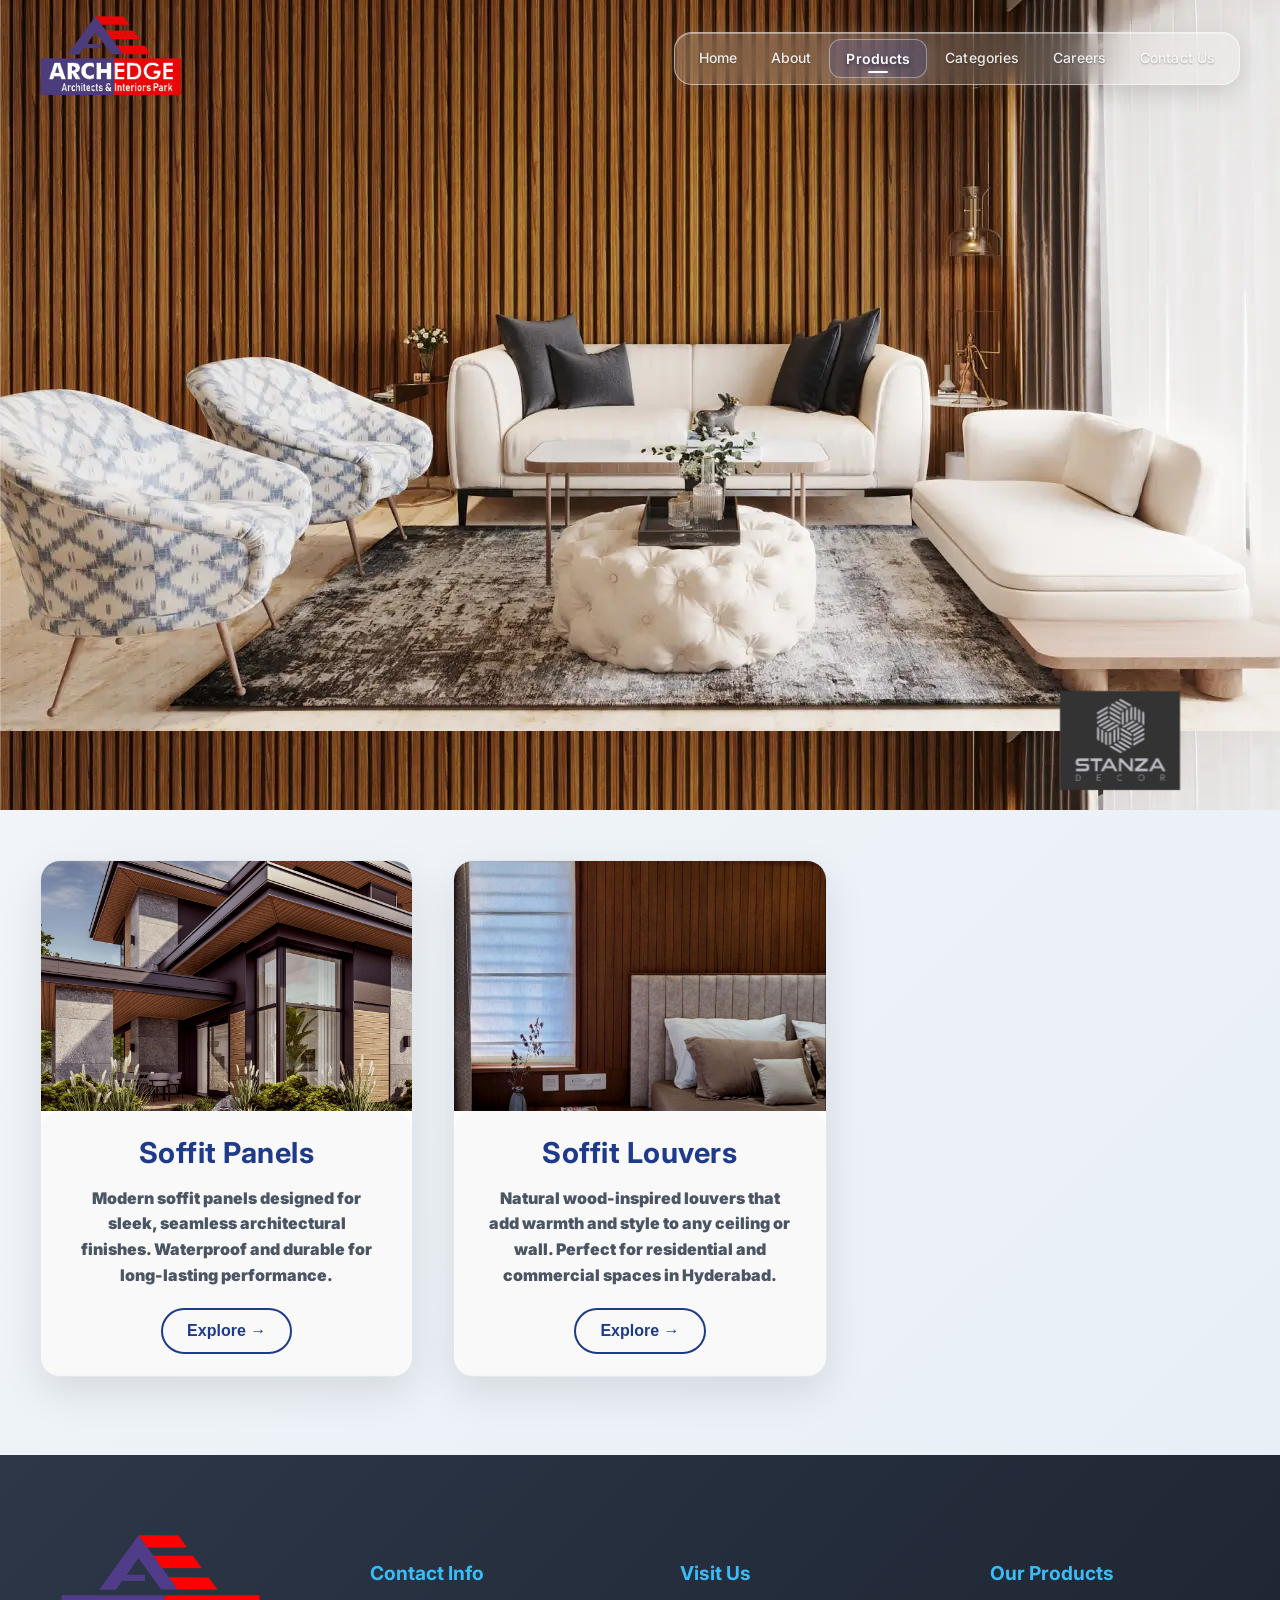
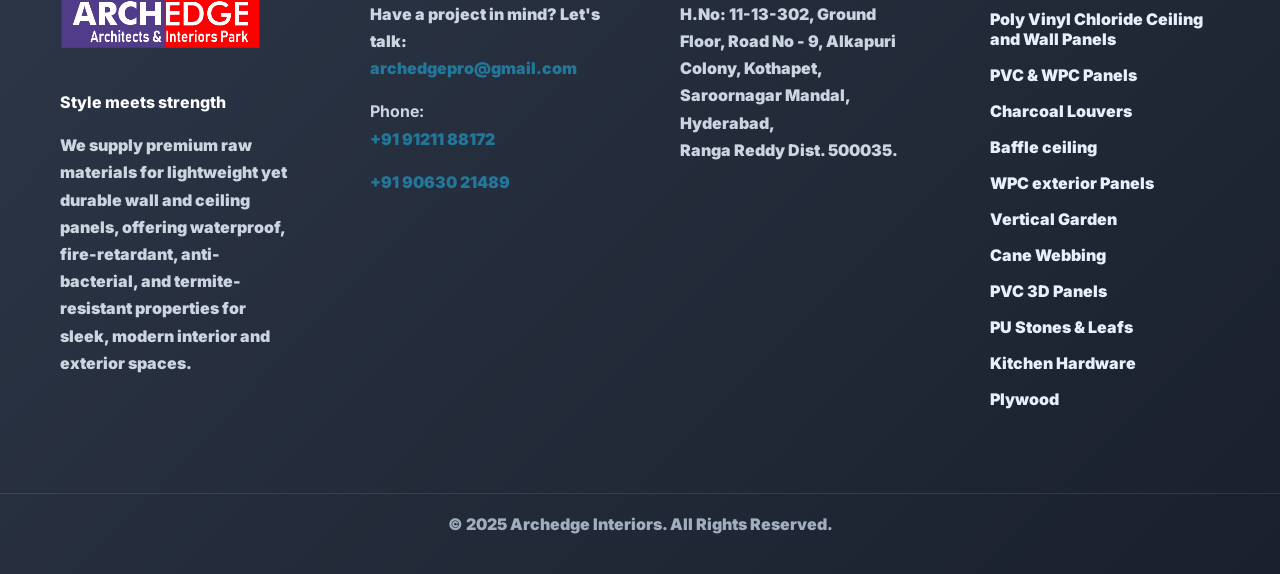
<file: products/stanza/index.html>
<!DOCTYPE html>
<html lang="en">

<head>
  <!-- Basic Meta -->
  <meta charset="UTF-8" />
  <meta name="viewport" content="width=device-width, initial-scale=1.0" />

  <title>Stanza - Soffit | Designer Wall Panels & Fluted Ceiling Solutions | Archedge Hyderabad</title>
  <meta name="description"
    content="Buy Stanza Decor soffit panels & louvers in Hyderabad. Premium waterproof decorative wall panels for modern interiors. Soffit louvers, panels, and ceiling solutions. Authorized dealer with best prices.">
  <meta name="keywords"
    content="Stanza Decor, soffit panels, soffit louvers, decorative wall panels, ceiling panels, waterproof panels, Hyderabad, interior design, architectural panels, modern ceiling solutions">
  <meta name="author" content="Archedge – Architects & Interiors Park">
  <meta name="robots" content="index, follow">

  <!-- Canonical URL -->
  <link rel="canonical" href="https://archedge.pro/products/stanza/" />



  <!-- Favicon for Chrome & others -->
  <!-- Standard Favicon -->
  <link rel="icon" type="image/x-icon" href="/assets/images/favicon.ico">
  <link rel="shortcut icon" type="image/x-icon" href="/assets/images/favicon.ico">

  <!-- PNG Icons for Modern Browsers -->
  <link rel="icon" type="image/png" sizes="32x32" href="/assets/images/favicon-32x32.png">
  <link rel="icon" type="image/png" sizes="16x16" href="/assets/images/favicon-16x16.png">

  <!-- Apple iOS Touch Icon -->
  <link rel="apple-touch-icon" sizes="180x180" href="/assets/images/apple-touch-icon.png">

  <!-- Android / PWA -->
  <link rel="manifest" href="/assets/images/manifest.json">
  <meta name="theme-color" content="#1a1a1a">

  <!-- Windows Tiles -->
  <meta name="msapplication-TileColor" content="#1a1a1a">
  <meta name="msapplication-TileImage" content="/assets/images/mstile-150x150.png">

  <!-- Safari Pinned Tab (macOS/iOS Safari) -->
  <link rel="mask-icon" href="/assets/images/safari-pinned-tab.svg" color="#1a1a1a">



  <!-- Open Graph -->
  <meta property="og:title" content="Stanza - Soffit | Designer Wall Panels & Louvers | Archedge Hyderabad" />
  <meta property="og:description"
    content="Premium Stanza Decor soffit panels & louvers in Hyderabad. Waterproof, stylish, and perfect for modern interiors." />
  <meta property="og:type" content="website" />
  <meta property="og:url" content="https://archedge.pro/products/stanza" />
  <meta property="og:image" content="https://archedge.pro/assets/images/og.png" />
  <meta property="og:site_name" content="Archedge – Architects & Interiors Park" />
  <meta property="og:locale:alternate" content="en_US" />
  <meta property="og:locale:alternate" content="en_GB" />

  <!-- Twitter Card -->
  <meta name="twitter:card" content="summary_large_image" />
  <meta name="twitter:url" content="https://archedge.pro/products/stanza/" />
  <meta name="twitter:title" content="Stanza - Soffit | Designer Wall Panels & Louvers | Archedge Hyderabad" />
  <meta name="twitter:description"
    content="Premium Stanza Decor soffit panels & louvers in Hyderabad. Waterproof, stylish, and perfect for modern interiors." />
  <meta name="twitter:image" content="https://archedge.pro/assets/images/og.png" />
  <meta name="twitter:site" content="@archedgeinteriors" />
  <meta name="twitter:creator" content="@archedgeinteriors" />

  <!-- Stylesheets -->
  <link rel="stylesheet" href="../../assets/css/navbar.css" />
  <link rel="stylesheet" href="../../assets/css/brand-products.css" />
  <link rel="stylesheet" href="https://cdnjs.cloudflare.com/ajax/libs/font-awesome/6.0.0/css/all.min.css">
  <link href="https://fonts.googleapis.com/css2?family=Inter:wght@300;400;500;600;700&display=swap" rel="stylesheet">

  <!-- Enhanced SEO Meta Tags -->
  <meta name="publisher" content="Archedge – Architects & Interiors Park">
  <meta name="classification"
    content="Interior Design, Decorative Wall Panels, Ceiling Systems, Waterproof Flooring, PVC Panels, WPC Panels">
  <meta name="geo.region" content="IN-TG">
  <meta name="geo.placename" content="Hyderabad">
  <meta name="geo.position" content="17.4065;78.4772">
  <meta name="ICBM" content="17.4065, 78.4772">
  <meta name="revisit-after" content="7 days">
  <meta name="language" content="EN">
  <meta name="distribution" content="global">
  <meta name="rating" content="general">
  <meta name="theme-color" content="#1a1a1a">
  <meta name="msapplication-TileColor" content="#1a1a1a">
  <meta name="msapplication-TileImage" content="../../assets/images/logo.png">

  <!-- Google Analytics 4 -->
  <script async src="https://www.googletagmanager.com/gtag/js?id=G-M53RF9HY7P"></script>
  <script>
    window.dataLayer = window.dataLayer || [];
    function gtag() { dataLayer.push(arguments); }
    gtag('js', new Date());
    gtag('config', 'G-M53RF9HY7P');
  </script>

  <!-- Microsoft Clarity -->
  <script type="text/javascript">
    (function (c, l, a, r, i, t, y) {
      c[a] = c[a] || function () { (c[a].q = c[a].q || []).push(arguments) };
      t = l.createElement(r); t.async = 1; t.src = "https://www.clarity.ms/tag/" + i;
      y = l.getElementsByTagName(r)[0]; y.parentNode.insertBefore(t, y);
    })(window, document, "clarity", "script", "sxzyvyyrtw");
  </script>

  <!-- JSON-LD Structured Data -->
  <script type="application/ld+json">
  {
    "@context": "https://schema.org",
    "@type": ["LocalBusiness", "HomeAndConstructionBusiness", "Product"],
    "name": "Stanza Designer Wall Panels - Archedge",
    "description": "Premium Stanza designer wall panels for interiors and exteriors. High-quality, durable, and modern decorative panels in Hyderabad.",
    "url": "https://archedge.pro/products/stanza/",
    "logo": "https://archedge.pro/assets/images/logo.png",
    "image": "https://archedge.pro/assets/images/og.png",
    "telephone": "+91-91211-88172",
    "email": "archedgepro@gmail.com",
    "address": {
      "@type": "PostalAddress",
      "streetAddress": "H. No: 11-13-302, Ground Floor, Road No - 9, Alkapuri Colony",
      "addressLocality": "Hyderabad",
      "addressRegion": "Telangana",
      "postalCode": "500035",
      "addressCountry": "IN"
    },
    "geo": {
      "@type": "GeoCoordinates",
      "latitude": 17.4065,
      "longitude": 78.4772
    },
    "openingHoursSpecification": [{
      "@type": "OpeningHoursSpecification",
      "dayOfWeek": ["Monday","Tuesday","Wednesday","Thursday","Friday","Saturday"],
      "opens": "09:30",
      "closes": "18:30"
    }],
    "priceRange": "₹₹",
    "areaServed": [{"@type":"State","name":"Telangana"},{"@type":"State","name":"Andhra Pradesh"}],
    "brand": {"@type":"Brand","name":"Stanza"},
    "foundingDate": "2025",
    "sameAs": [
      "https://www.facebook.com/archedgeinteriors",
      "https://www.instagram.com/archedgeinteriors",
      "https://www.linkedin.com/company/archedge-interiors"
    ],
    "aggregateRating": {
      "@type": "AggregateRating",
      "ratingValue": "4.9",
      "reviewCount": "127"
    }
  }
  </script>

  <!-- Breadcrumb Schema -->
  <script type="application/ld+json">
  {
    "@context": "https://schema.org",
    "@type": "BreadcrumbList",
    "itemListElement": [
      {"@type": "ListItem","position": 1,"name": "Home","item": "https://archedge.pro/"},
      {"@type": "ListItem","position": 2,"name": "Products","item": "https://archedge.pro/products/"},
      {"@type": "ListItem","position": 3,"name": "Stanza","item": "https://archedge.pro/products/stanza/"}
    ]
  }
  </script>
</head>


<script type="application/ld+json">
{
  "@context": "https://schema.org",
  "@type": "Product",
  "name": "Stanza Wall Panels",
  "description": "Modern Stanza wall panels for elegant interiors and exteriors. Premium quality and easy installation.",
  "image": "https://archedge.pro/images/og-interior.jpg",
  "brand": {
    "@type": "Brand",
    "name": "Stanza"
  },
  "url": "https://archedge.pro/products/stanza/"
}
</script>

<body>



  <!-- Header -->
  <header id="heroHeader" class="header">
    <div class="container">
      <nav class="navbar">
        <a href="../../"> <img src="../../assets/images/logo.png" alt="Archedge Logo" class="navbar-logo" /></a>


        <div class="nav-right">
          <ul class="nav-menu">
            <li class="nav-item">
              <a href="../../" class="nav-link">
                <span class="nav-text">Home</span>
                <span class="nav-indicator"></span>
              </a>
            </li>
            <li class="nav-item">
              <a href="../../about/" class="nav-link">
                <span class="nav-text">About</span>
                <span class="nav-indicator"></span>
              </a>
            </li>
            <li class="nav-item">
              <a class="nav-link active">
                <span class="nav-text">Products</span>
                <span class="nav-indicator"></span>
              </a>
              <div class="brands-dropdown">
                <div class="brands-row">
                  <a href="../pare/" class="brand-item">
                    <div class="brand-image-container">
                      <img src="../../assets/images/brands/pare/product.webp" alt="Pare India" class="brand-image"
                        loading="lazy">
                      <div class="brand-overlay">
                        <span class="view-products-text">View Products</span>
                      </div>
                    </div>
                    <div class="brand-name">PARE </div>
                  </a>

                  <a href="../vox/" class="brand-item">
                    <div class="brand-image-container">
                      <img src="../../assets/images/brands/vox/product.jpg" alt="Vox India" class="brand-image"
                        loading="lazy">
                      <div class="brand-overlay">
                        <span class="view-products-text">View Products</span>
                      </div>
                    </div>
                    <div class="brand-name">VOX</div>
                  </a>

                  <a href="../stanza/" class="brand-item">
                    <div class="brand-image-container">
                      <img src="../../assets/images/brands/Stanza/Soffit Panels/image.webp" alt="Stanza Decor"
                        class="brand-image" loading="lazy">
                      <div class="brand-overlay">
                        <span class="view-products-text">View Products</span>
                      </div>
                    </div>
                    <div class="brand-name">Stanza - Soffit</div>
                  </a>

                  <a href="../stardec/" class="brand-item">
                    <div class="brand-image-container">
                      <img src="../../assets/images/brands/StarDECOR/product.jpeg" alt="Star Dec Products"
                        class="brand-image" loading="lazy">
                      <div class="brand-overlay">
                        <span class="view-products-text">View Products</span>
                      </div>
                    </div>
                    <div class="brand-name">Charcoal Louvers</div>
                  </a>

                  <a href="../future decore/" class="brand-item">
                    <div class="brand-image-container">
                      <img src="../../assets/images/brands/Future DECOR/rock.jpg" alt="Future Decore Industries"
                        class="brand-image" loading="lazy">
                      <div class="brand-overlay">
                        <span class="view-products-text">View Products</span>
                      </div>
                    </div>
                    <div class="brand-name">PU Stones & Leafs</div>
                  </a>


                </div>
              </div>
            </li>
            <li class="nav-item">
              <a class="nav-link">
                <span class="nav-text">Categories</span>
                <span class="nav-indicator"></span>
              </a>
              <div class="categories-dropdown">
                <div class="brands-row">
                  <a href="../../categories/ceiling-panels/" class="brand-item">
                    <div class="brand-image-container">
                      <img src="../../assets/images/categories/Ceiling-Panels.jpeg" alt="Ceiling Panels"
                        class="brand-image" loading="lazy">
                      <div class="brand-overlay">
                        <span class="view-products-text">View Ceiling Panels</span>
                      </div>
                    </div>
                    <div class="brand-name">Ceiling Panels</div>
                  </a>

                  <a href="../../categories/wall-panels/" class="brand-item">
                    <div class="brand-image-container">
                      <img src="../../assets/images//categories/wall-panels.jpg" alt="Wall Panels" class="brand-image"
                        loading="lazy">
                      <div class="brand-overlay">
                        <span class="view-products-text">View Wall Panels</span>
                      </div>
                    </div>
                    <div class="brand-name">Wall Panels</div>
                  </a>

                  <a href="../../categories/floor-panels/" class="brand-item">
                    <div class="brand-image-container">
                      <img src="../../assets/images/categories/Floor-Panels.jpeg" alt="Floor Panels" class="brand-image"
                        loading="lazy">
                      <div class="brand-overlay">
                        <span class="view-products-text">View Floor Panels</span>
                      </div>
                    </div>
                    <div class="brand-name">Floor Panels</div>
                  </a>


                </div>
              </div>
            </li>
            <li class="nav-item">
              <a href="../../careers/" class="nav-link">
                <span class="nav-text">Careers</span>
                <span class="nav-indicator"></span>
              </a>
            </li>
            <li class="nav-item">
              <a href="../../contact/" class="nav-link">
                <span class="nav-text">Contact Us</span>
                <span class="nav-indicator"></span>
              </a>
            </li>
          </ul>
          <div class="mobile-menu-toggle" role="button" aria-label="Toggle menu" tabindex="0">
            <span class="hamburger-line"></span>
            <span class="hamburger-line"></span>
            <span class="hamburger-line"></span>
            <span class="menu-label"></span>
          </div>
        </div>
      </nav>
    </div>
  </header>


  <!-- Hero Section -->
  <section class="hero-section" style="background:url('../../assets/images/brands/Stanza/cover.webp') fixed;"
    id="heroSection">
    <!-- Parallax Background Layers -->
    <div class="parallax-container">
      <div class="parallax-layer layer-1" data-speed="0.2"></div>
      <div class="parallax-layer layer-2" data-speed="0.5"></div>
      <div class="parallax-layer layer-3" data-speed="0.8"></div>
    </div>

    <!-- Floating Elements -->
    <div class="floating-elements">
      <div class="float-element float-1" data-speed="0.3"></div>
      <div class="float-element float-2" data-speed="0.6"></div>
      <div class="float-element float-3" data-speed="0.4"></div>
    </div>
    <img src="../../assets/images/brands/Stanza/stanza-logo.png" alt="Archedge stanza logo">

  </section>

  <h1 class="sr-only">Stanza Soffit – Designer Wall Panels & Fluted Ceiling Solutions in Hyderabad</h1>

  <main class="main-content">


    <!-- Hidden form modal -->
    <div id="pdfFormModal" class="modal-overlay">
      <div class="modal-box">
        <span id="closeForm" class="close-btn">&times;</span>
        <h2 class="form-title">Access the Catalog</h2>
        <p class="form-subtitle">Please fill in your details to explore the collection</p>

        <form id="pdfForm" method="post">
          <div class="form-group">
            <label for="name">Full Name</label>
            <input type="text" id="name" name="name" placeholder="Enter your full name" required>
          </div>

          <div class="form-group">
            <label for="email">Email Address</label>
            <input type="email" id="email" name="email" placeholder="Enter your email">
          </div>

          <div class="form-group">
            <label for="phone">Phone Number</label>
            <input type="tel" id="phone" name="phone" placeholder="Enter your phone number" maxlength="10" required>
          </div>

          <button type="submit" class="s-btn">Open Catalog</button>
        </form>
      </div>
    </div>


    <!-- Product Grid -->
    <section class="products-grid" id="products">
      <!-- Decorative Wall Panels -->


      <div class="product-category">
        <div class="product-image">
          <img src="../../assets/images/brands/Stanza/Soffit Panels/image.webp"
            alt="Stanza Decor Soffit Panels - Modern Seamless Architectural Wall Panels" loading="lazy">
        </div>
        <div class="product-category-content">
          <h2>Soffit Panels</h2>
          <p>Modern soffit panels designed for sleek, seamless architectural finishes. Waterproof and durable for
            long-lasting performance.</p>

          <button class="btn pdfBtn" aria-label="Download Stanza Decor Soffit Panels catalog"
            data-pdf="../../assets/pdfs/ArchEdge-stanza-panels.pdf">Explore →</button>

        </div>
      </div>

      <div class="product-category">
        <div class="product-image">
          <img src="../../assets/images/brands/Stanza/Soffit Louvers/soffit_panels4.jpeg"
            alt="Stanza Decor Soffit Louvers - Natural Wood Finish Ceiling Panels for Modern Interiors" loading="lazy">
        </div>
        <div class="product-category-content">
          <h2>Soffit Louvers</h2>
          <p>Natural wood-inspired louvers that add warmth and style to any ceiling or wall. Perfect for residential and
            commercial spaces in Hyderabad.</p>
          <button class="btn pdfBtn" aria-label="Download Stanza Decor Soffit Panels catalog"
            data-pdf="../../assets/pdfs/ArchEdge-stanza-louvers.pdf">Explore →</button>
        </div>
      </div>


    </section>


  </main>

  <!-- Footer -->
  <footer class="footer">
    <div class="footer-container">
      <div class="footer-column">
        <img src="../../assets/images/logo.png" alt="Archedge Logo" class="footer-logo" loading="lazy" />
        <p style="font-weight: 800;color:white;">Style meets strength</p>
        <p>We supply premium raw materials for lightweight yet durable wall and ceiling panels, offering waterproof,
          fire-retardant, anti-bacterial, and termite-resistant properties for sleek, modern interior and exterior
          spaces.</p>
      </div>
      <div class="footer-column">
        <h4>Contact Info</h4>
        <p>Have a project in mind? Let's talk: <a href="mailto:archedgepro@gmail.com">archedgepro@gmail.com</a></p>
        <p><strong>Phone:</strong><br> <a href="tel:+919121188172">+91 91211 88172</a></p>
        <p><a href="tel:+919063021489">+91 90630 21489</a></p>
      </div>
      <div class="footer-column">
        <h4>Visit Us</h4>
        <p>
          H.No: 11-13-302, Ground Floor,
          Road No - 9, Alkapuri Colony, Kothapet,
          Saroornagar Mandal, Hyderabad,<br>
          Ranga Reddy Dist. 500035.
        </p>
      </div>
      <div class="footer-column">
        <h4>Our Products</h4>
        <ul>
          <li>Poly Vinyl Chloride Ceiling and Wall Panels</li>
          <li>PVC & WPC Panels</li>
          <li>Charcoal Louvers</li>
          <li>Baffle ceiling</li>
          <li>WPC exterior Panels</li>
          <li>Vertical Garden</li>
          <li>Cane Webbing</li>
          <li>PVC 3D Panels</li>
          <li>PU Stones & Leafs</li>
          <li>Kitchen Hardware</li>
          <li>Plywood</li>
        </ul>
      </div>
    </div>
    <div class="footer-bottom">
      &copy; 2025 Archedge Interiors. All Rights Reserved.
    </div>

  </footer>
  <script src="../../assets/js/navbar.js" defer></script>
  <script src="../../assets/js/brand-products.js" defer></script>


</body>

</html>
</file>
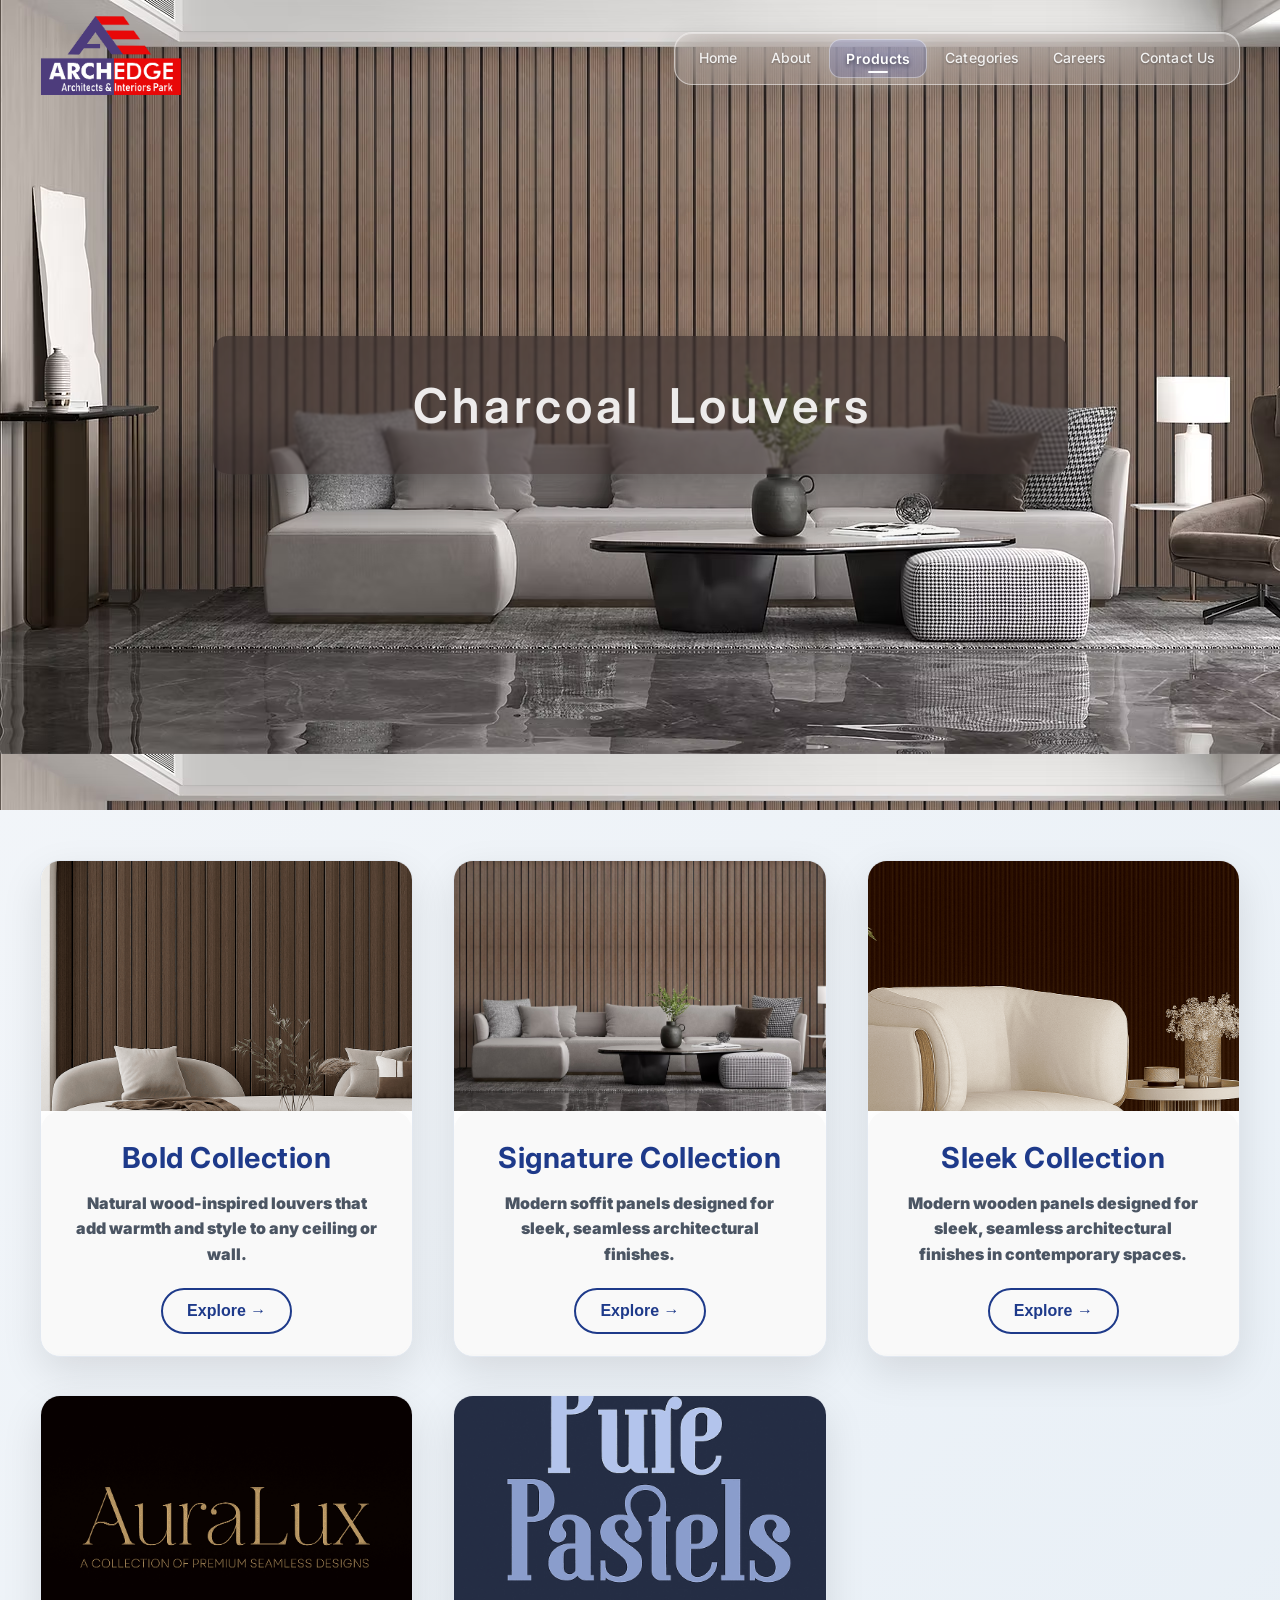
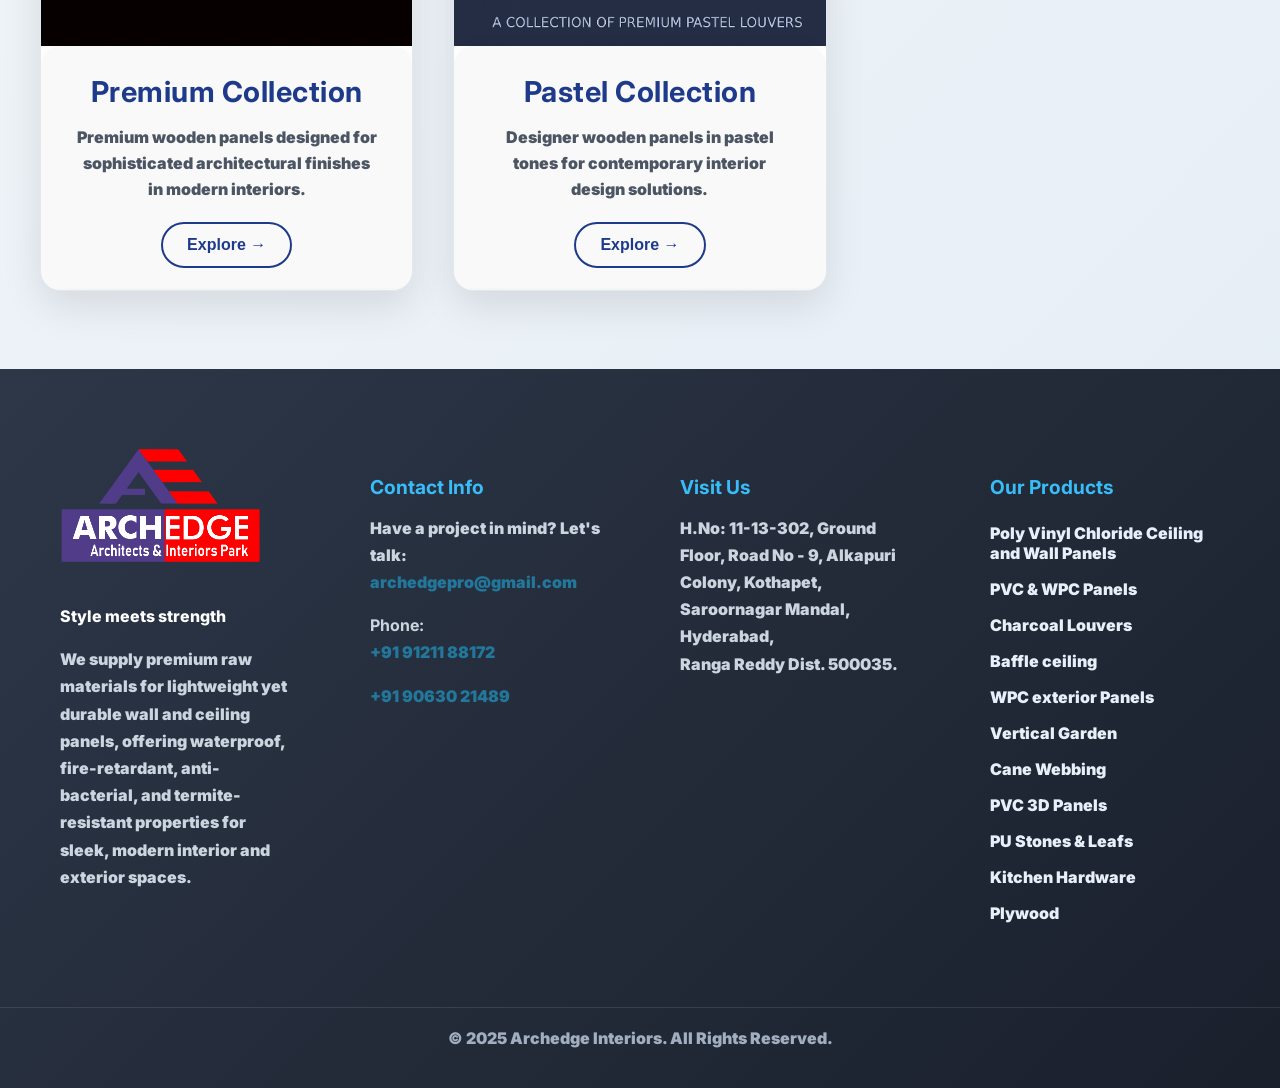
<file: products/stardec/index.html>
<!DOCTYPE html>
<html lang="en">

<head>
  <meta charset="UTF-8" />
  <meta name="viewport" content="width=device-width, initial-scale=1.0" />
  <!-- StarDEC Page Title & Description -->
  <title>StarDEC Charcoal Louvers & Wooden Panels | Premium Interior Solutions | Archedge Hyderabad</title>
  <meta name="description"
    content="Discover StarDEC charcoal louvers and wooden panels in Hyderabad. Premium, durable, and modern interior solutions with expert installation services.">
  <meta name="keywords"
    content="StarDEC, charcoal louvers, wooden panels, fire-retardant louvers, decorative wooden panels, modern interior solutions, premium interior panels, Archedge StarDEC, specialty wall panels, designer louvers">
  <meta name="author" content="Archedge – Architects & Interiors Park">
  <meta name="robots" content="index, follow">

  <!-- Canonical -->
  <link rel="canonical" href="https://archedge.pro/products/stardec/" />



  <!-- Favicon for Chrome & others -->
  <!-- Standard Favicon -->
  <link rel="icon" type="image/x-icon" href="/assets/images/favicon.ico">
  <link rel="shortcut icon" type="image/x-icon" href="/assets/images/favicon.ico">

  <!-- PNG Icons for Modern Browsers -->
  <link rel="icon" type="image/png" sizes="32x32" href="/assets/images/favicon-32x32.png">
  <link rel="icon" type="image/png" sizes="16x16" href="/assets/images/favicon-16x16.png">

  <!-- Apple iOS Touch Icon -->
  <link rel="apple-touch-icon" sizes="180x180" href="/assets/images/apple-touch-icon.png">

  <!-- Android / PWA -->
  <link rel="manifest" href="/assets/images/manifest.json">
  <meta name="theme-color" content="#1a1a1a">

  <!-- Windows Tiles -->
  <meta name="msapplication-TileColor" content="#1a1a1a">
  <meta name="msapplication-TileImage" content="/assets/images/mstile-150x150.png">

  <!-- Safari Pinned Tab (macOS/iOS Safari) -->
  <link rel="mask-icon" href="/assets/images/safari-pinned-tab.svg" color="#1a1a1a">



  <!-- Open Graph -->
  <meta property="og:type" content="website" />
  <meta property="og:url" content="https://archedge.pro/products/stardec/" />
  <meta property="og:title" content="StarDEC Charcoal Louvers & Wooden Panels - Premium Interior Solutions" />
  <meta property="og:description"
    content="Transform your space with premium StarDEC charcoal louvers and wooden panels. Waterproof, fire-retardant, modern interiors in Hyderabad." />
  <meta property="og:image" content="https://archedge.pro/assets/images/og.png" />
  <meta property="og:site_name" content="Archedge – Architects & Interiors Park" />
  <meta property="og:locale:alternate" content="en_US" />
  <meta property="og:locale:alternate" content="en_GB" />

  <!-- Twitter Card -->
  <meta name="twitter:card" content="summary_large_image" />
  <meta name="twitter:url" content="https://archedge.pro/products/stardec/" />
  <meta name="twitter:title"
    content="StarDEC Charcoal Louvers & Wooden Panels - Modern Interiors | Archedge Hyderabad" />
  <meta name="twitter:description"
    content="Premium charcoal louvers and wooden panels for contemporary interiors. Available in Hyderabad with expert installation." />
  <meta name="twitter:image" content="https://archedge.pro/assets/images/og.png" />
  <meta name="twitter:site" content="@archedgeinteriors" />
  <meta name="twitter:creator" content="@archedgeinteriors" />

  <!-- Enhanced SEO Meta Tags -->
  <meta name="publisher" content="Archedge – Architects & Interiors Park" />
  <meta name="classification"
    content="Interior Design, Decorative Wall Panels, Ceiling Systems, Waterproof Flooring, PVC Panels, WPC Panels" />
  <meta name="geo.region" content="IN-TG" />
  <meta name="geo.placename" content="Hyderabad" />
  <meta name="geo.position" content="17.4065;78.4772" />
  <meta name="ICBM" content="17.4065, 78.4772" />
  <meta name="revisit-after" content="7 days" />
  <meta name="language" content="EN" />
  <meta name="distribution" content="global" />
  <meta name="rating" content="general" />
  <meta name="theme-color" content="#1a1a1a" />
  <meta name="msapplication-TileColor" content="#1a1a1a" />
  <meta name="msapplication-TileImage" content="../../assets/images/logo.png" />

  <!-- CSS & Fonts -->
  <link rel="stylesheet" href="../../assets/css/navbar.css" />
  <link rel="stylesheet" href="../../assets/css/brand-products.css" />
  <link rel="stylesheet" href="https://cdnjs.cloudflare.com/ajax/libs/font-awesome/6.0.0/css/all.min.css">
  <link href="https://fonts.googleapis.com/css2?family=Inter:wght@300;400;500;600;700&display=swap" rel="stylesheet">

  <!-- Google Analytics 4 -->
  <script async src="https://www.googletagmanager.com/gtag/js?id=G-M53RF9HY7P"></script>
  <script>
    window.dataLayer = window.dataLayer || [];
    function gtag() { dataLayer.push(arguments); }
    gtag('js', new Date());
    gtag('config', 'G-M53RF9HY7P');
  </script>

  <!-- Microsoft Clarity -->
  <script type="text/javascript">
    (function (c, l, a, r, i, t, y) {
      c[a] = c[a] || function () { (c[a].q = c[a].q || []).push(arguments) };
      t = l.createElement(r); t.async = 1; t.src = "https://www.clarity.ms/tag/" + i;
      y = l.getElementsByTagName(r)[0]; y.parentNode.insertBefore(t, y);
    })(window, document, "clarity", "script", "sxzyvyyrtw");
  </script>

  <!-- JSON-LD Structured Data -->
  <script type="application/ld+json">
  {
    "@context": "https://schema.org",
    "@type": ["Product", "HomeAndConstructionBusiness", "LocalBusiness"],
    "name": "StarDEC Decorative Wall Panels",
    "description": "Premium StarDEC wall panels with modern designs for interiors and exteriors. Lightweight, durable, and easy to install.",
    "url": "https://archedge.pro/products/stardec/",
    "image": "https://archedge.pro/assets/images/og.png",
    "logo": "https://archedge.pro/assets/images/logo.png",
    "telephone": "+91-91211-88172",
    "email": "archedgepro@gmail.com",
    "address": {
      "@type": "PostalAddress",
      "streetAddress": "H. No: 11-13-302, Ground Floor, Road No - 9, Alkapuri Colony",
      "addressLocality": "Hyderabad",
      "addressRegion": "Telangana",
      "postalCode": "500035",
      "addressCountry": "IN"
    },
    "geo": {
      "@type": "GeoCoordinates",
      "latitude": 17.4065,
      "longitude": 78.4772
    },
    "openingHoursSpecification": [{
      "@type": "OpeningHoursSpecification",
      "dayOfWeek": ["Monday","Tuesday","Wednesday","Thursday","Friday","Saturday"],
      "opens": "09:30",
      "closes": "18:30"
    }],
    "priceRange": "₹₹",
    "brand": {
      "@type": "Brand",
      "name": "StarDEC"
    },
    "foundingDate": "2025",
    "sameAs": [
      "https://www.facebook.com/archedgeinteriors",
      "https://www.instagram.com/archedgeinteriors",
      "https://www.linkedin.com/company/archedge-interiors"
    ],
    "aggregateRating": {
      "@type": "AggregateRating",
      "ratingValue": "4.9",
      "reviewCount": "127"
    }
  }
  </script>

  <!-- Breadcrumb Schema -->
  <script type="application/ld+json">
  {
    "@context": "https://schema.org",
    "@type": "BreadcrumbList",
    "itemListElement": [
      {"@type": "ListItem","position":1,"name":"Home","item":"https://archedge.pro/"},
      {"@type": "ListItem","position":2,"name":"Products","item":"https://archedge.pro/products/"},
      {"@type": "ListItem","position":3,"name":"StarDEC","item":"https://archedge.pro/products/stardec/"}
    ]
  }
  </script>

</head>



<body>

  <!-- Scroll Progress Indicator -->
  <div class="scroll-progress" id="scrollProgress"></div>

  <!-- Header -->
  <header id="heroHeader" class="header">
    <div class="container">
      <nav class="navbar">
        <a href="../../"> <img src="../../assets/images/logo.png" alt="Archedge Logo" class="navbar-logo" /></a>



        <div class="nav-right">
          <ul class="nav-menu">
            <li class="nav-item">
              <a href="../../" class="nav-link">
                <span class="nav-text">Home</span>
                <span class="nav-indicator"></span>
              </a>
            </li>
            <li class="nav-item">
              <a href="../../about/" class="nav-link">
                <span class="nav-text">About</span>
                <span class="nav-indicator"></span>
              </a>
            </li>
            <li class="nav-item">
              <a class="nav-link active">
                <span class="nav-text">Products</span>
                <span class="nav-indicator"></span>
              </a>
              <div class="brands-dropdown">
                <div class="brands-row">
                  <a href="../pare/" class="brand-item">
                    <div class="brand-image-container">
                      <img src="../../assets/images/brands/pare/product.webp" alt="Pare India" class="brand-image"
                        loading="lazy">
                      <div class="brand-overlay">
                        <span class="view-products-text">View Products</span>
                      </div>
                    </div>
                    <div class="brand-name">PARE </div>
                  </a>

                  <a href="../vox/" class="brand-item">
                    <div class="brand-image-container">
                      <img src="../../assets/images/brands/vox/product.jpg" alt="Vox India" class="brand-image"
                        loading="lazy">
                      <div class="brand-overlay">
                        <span class="view-products-text">View Products</span>
                      </div>
                    </div>
                    <div class="brand-name">VOX </div>
                  </a>

                  <a href="../stanza/" class="brand-item">
                    <div class="brand-image-container">
                      <img src="../../assets/images/brands/Stanza/Soffit Panels/image.webp" alt="Stanza Decor"
                        class="brand-image" loading="lazy">
                      <div class="brand-overlay">
                        <span class="view-products-text">View Products</span>
                      </div>
                    </div>
                    <div class="brand-name">Stanza - Soffit</div>
                  </a>

                  <a href="../stardec/" class="brand-item">
                    <div class="brand-image-container">
                      <img src="../../assets/images/brands/StarDECOR/product.jpeg" alt="Star Dec Products"
                        class="brand-image" loading="lazy">
                      <div class="brand-overlay">
                        <span class="view-products-text">View Products</span>
                      </div>
                    </div>
                    <div class="brand-name">Charcoal Louvers</div>
                  </a>

                  <a href="../future decore/" class="brand-item">
                    <div class="brand-image-container">
                      <img src="../../assets/images/brands/Future DECOR/rock.jpg" alt="Future Decore Industries"
                        class="brand-image" loading="lazy">
                      <div class="brand-overlay">
                        <span class="view-products-text">View Products</span>
                      </div>
                    </div>
                    <div class="brand-name">PU Stones & Leafs</div>
                  </a>


                </div>
              </div>
            </li>
            <li class="nav-item">
              <a class="nav-link">
                <span class="nav-text">Categories</span>
                <span class="nav-indicator"></span>
              </a>
              <div class="categories-dropdown">
                <div class="brands-row">
                  <a href="../../categories/ceiling-panels/" class="brand-item">
                    <div class="brand-image-container">
                      <img src="../../assets/images/categories/Ceiling-Panels.jpeg" alt="Ceiling Panels"
                        class="brand-image" loading="lazy">
                      <div class="brand-overlay">
                        <span class="view-products-text">View Ceiling Panels</span>
                      </div>
                    </div>
                    <div class="brand-name">Ceiling Panels</div>
                  </a>

                  <a href="../../categories/wall-panels/" class="brand-item">
                    <div class="brand-image-container">
                      <img src="../../assets/images//categories/wall-panels.jpg" alt="Wall Panels" class="brand-image"
                        loading="lazy">
                      <div class="brand-overlay">
                        <span class="view-products-text">View Wall Panels</span>
                      </div>
                    </div>
                    <div class="brand-name">Wall Panels</div>
                  </a>

                  <a href="../../categories/floor-panels/" class="brand-item">
                    <div class="brand-image-container">
                      <img src="../../assets/images/categories/Floor-Panels.jpeg" alt="Floor Panels" class="brand-image"
                        loading="lazy">
                      <div class="brand-overlay">
                        <span class="view-products-text">View Floor Panels</span>
                      </div>
                    </div>
                    <div class="brand-name">Floor Panels</div>
                  </a>


                </div>
              </div>
            </li>
            <li class="nav-item">
              <a href="../../careers/" class="nav-link">
                <span class="nav-text">Careers</span>
                <span class="nav-indicator"></span>
              </a>
            </li>
            <li class="nav-item">
              <a href="../../contact/" class="nav-link">
                <span class="nav-text">Contact Us</span>
                <span class="nav-indicator"></span>
              </a>
            </li>
          </ul>
          <div class="mobile-menu-toggle" role="button" aria-label="Toggle menu" tabindex="0">
            <span class="hamburger-line"></span>
            <span class="hamburger-line"></span>
            <span class="hamburger-line"></span>
            <span class="menu-label"></span>
          </div>
        </div>
      </nav>
    </div>
  </header>


  <!-- Hero Section -->
  <section class="hero-section" style="background:url('../../assets/images/brands/StarDECOR/cover.avif') fixed;"
    id="heroSection">
    <!-- Parallax Background Layers -->
    <div class="parallax-container">
      <div class="parallax-layer layer-1" data-speed="0.2"></div>
      <div class="parallax-layer layer-2" data-speed="0.5"></div>
      <div class="parallax-layer layer-3" data-speed="0.8"></div>
    </div>

    <!-- Floating Elements -->
    <div class="floating-elements">
      <div class="float-element float-1" data-speed="0.3"></div>
      <div class="float-element float-2" data-speed="0.6"></div>
      <div class="float-element float-3" data-speed="0.4"></div>
    </div>

    <!-- Hero Content with Parallax -->
    <div class="hero-content" data-speed="0.1">
      <h1 class="hero-title" data-text="Charcoal       Louvers">
        StarDEC Charcoal Louvers & Wooden Panels - Premium Interior Design Solutions in Hyderabad
      </h1>


    </div>


  </section>


  <main class="main-content">


    <!-- Hidden form modal -->
    <div id="pdfFormModal" class="modal-overlay">
      <div class="modal-box">
        <span id="closeForm" class="close-btn">&times;</span>
        <h2 class="form-title">Access the Catalog</h2>
        <p class="form-subtitle">Please fill in your details to explore the collection</p>

        <form id="pdfForm" method="post">
          <div class="form-group">
            <label for="name">Full Name</label>
            <input type="text" id="name" name="name" placeholder="Enter your full name" required>
          </div>

          <div class="form-group">
            <label for="email">Email Address</label>
            <input type="email" id="email" name="email" placeholder="Enter your email">
          </div>

          <div class="form-group">
            <label for="phone">Phone Number</label>
            <input type="tel" id="phone" name="phone" placeholder="Enter your phone number" maxlength="10" required>
          </div>

          <button type="submit" class="s-btn">Open Catalog</button>
        </form>
      </div>
    </div>


    <!-- Product Grid -->
    <section class="products-grid" id="products">
      <!-- Decorative Wall Panels -->


      <div class="product-category">
        <div class="product-image">
          <img src="../../assets/images/brands/StarDECOR/bold.png"
            alt=" StarDEC bold collection- Modern Vertical Design Panels" loading="lazy">
        </div>
        <div class="product-category-content">
          <h3> Bold Collection </h3>
          <p>Natural wood-inspired louvers that add warmth and style to any ceiling or wall.</p>

          <button class="btn pdfBtn" aria-label="Download Stanza Decor Soffit Panels catalog"
            data-pdf="../../assets/pdfs/ArchEdge-Stardec Louvers - Bold Collection.pdf">Explore →</button>
        </div>
      </div>

      <div class="product-category">
        <div class="product-image">
          <img src="../../assets/images/brands/StarDECOR/signature.avif"
            alt="StarDEC Signature collection - Designer Interior Panels" loading="lazy">
        </div>
        <div class="product-category-content">
          <h3> Signature Collection </h3>
          <p>Modern soffit panels designed for sleek, seamless architectural finishes.</p>
          <button class="btn pdfBtn" aria-label="Download Stanza Decor Soffit Panels catalog"
            data-pdf="../../assets/pdfs/ArchEdge-Stardec Louvers - Signature Collection.pdf">Explore →</button>

        </div>
      </div>
      <div class="product-category">
        <div class="product-image">
          <img src="../../assets/images/brands/StarDECOR/sleek.png"
            alt="StarDEC sleek collection - Modern wooden wall panels for contemporary interiors in Hyderabad"
            loading="lazy">
        </div>
        <div class="product-category-content">
          <h3>Sleek Collection</h3>
          <p>Modern wooden panels designed for sleek, seamless architectural finishes in contemporary spaces.</p>
          <button class="btn pdfBtn" aria-label="Download Stanza Decor Soffit Panels catalog"
            data-pdf="../../assets/pdfs/ArchEdge-Stardec Louvers - Sleek Collection.pdf">Explore →</button>

        </div>
      </div>
      <div class="product-category">
        <div class="product-image">
          <img src="../../assets/images/brands/StarDECOR/Premium.png"
            alt="StarDEC premium collection - High-quality wooden panels for elegant interior design" loading="lazy">
        </div>
        <div class="product-category-content">
          <h3>Premium Collection</h3>
          <p>Premium wooden panels designed for sophisticated architectural finishes in modern interiors.</p>
          <button class="btn pdfBtn" aria-label="Download Stanza Decor Soffit Panels catalog"
            data-pdf="../../assets/pdfs/ArchEdge-STARDEC LOUVERS Primium- AuraLux.pdf">Explore →</button>

        </div>
      </div>
      <div class="product-category">
        <div class="product-image">
          <img src="../../assets/images/brands/StarDECOR/Pastels.png"
            alt="StarDEC pastel collection - Designer wooden panels for contemporary interior spaces" loading="lazy">
        </div>
        <div class="product-category-content">
          <h3>Pastel Collection</h3>
          <p>Designer wooden panels in pastel tones for contemporary interior design solutions.</p>
          <button class="btn pdfBtn" aria-label="Download Stanza Decor Soffit Panels catalog"
            data-pdf="../../assets/pdfs/ArchEdge-STARDEC PASTEL LOUVERS.pdf">Explore →</button>

        </div>
      </div>

    </section>


  </main>

  <!-- Footer -->
  <footer class="footer">
    <div class="footer-container">
      <div class="footer-column">
        <img src="../../assets/images/logo.png" alt="Archedge Logo" class="footer-logo" loading="lazy" />
        <p style="font-weight: 800;color:white;">Style meets strength</p>
        <p>We supply premium raw materials for lightweight yet durable wall and ceiling panels, offering waterproof,
          fire-retardant, anti-bacterial, and termite-resistant properties for sleek, modern interior and exterior
          spaces.</p>
      </div>
      <div class="footer-column">
        <h4>Contact Info</h4>
        <p>Have a project in mind? Let's talk: <a href="mailto:archedgepro@gmail.com">archedgepro@gmail.com</a></p>
        <p><strong>Phone:</strong><br> <a href="tel:+919121188172">+91 91211 88172</a></p>
        <p><a href="tel:+919063021489">+91 90630 21489</a></p>
      </div>
      <div class="footer-column">
        <h4>Visit Us</h4>
        <p>
          H.No: 11-13-302, Ground Floor,
          Road No - 9, Alkapuri Colony, Kothapet,
          Saroornagar Mandal, Hyderabad,<br>
          Ranga Reddy Dist. 500035.
        </p>
      </div>
      <div class="footer-column">
        <h4>Our Products</h4>
        <ul>
          <li>Poly Vinyl Chloride Ceiling and Wall Panels</li>
          <li>PVC & WPC Panels</li>
          <li>Charcoal Louvers</li>
          <li>Baffle ceiling</li>
          <li>WPC exterior Panels</li>
          <li>Vertical Garden</li>
          <li>Cane Webbing</li>
          <li>PVC 3D Panels</li>
          <li>PU Stones & Leafs</li>
          <li>Kitchen Hardware</li>
          <li>Plywood</li>
        </ul>
      </div>
    </div>
    <div class="footer-bottom">
      &copy; 2025 Archedge Interiors. All Rights Reserved.
    </div>

  </footer>
  <script src="../../assets/js/navbar.js" defer></script>
  <script src="../../assets/js/brand-products.js" defer></script>
</body>

</html>
</file>
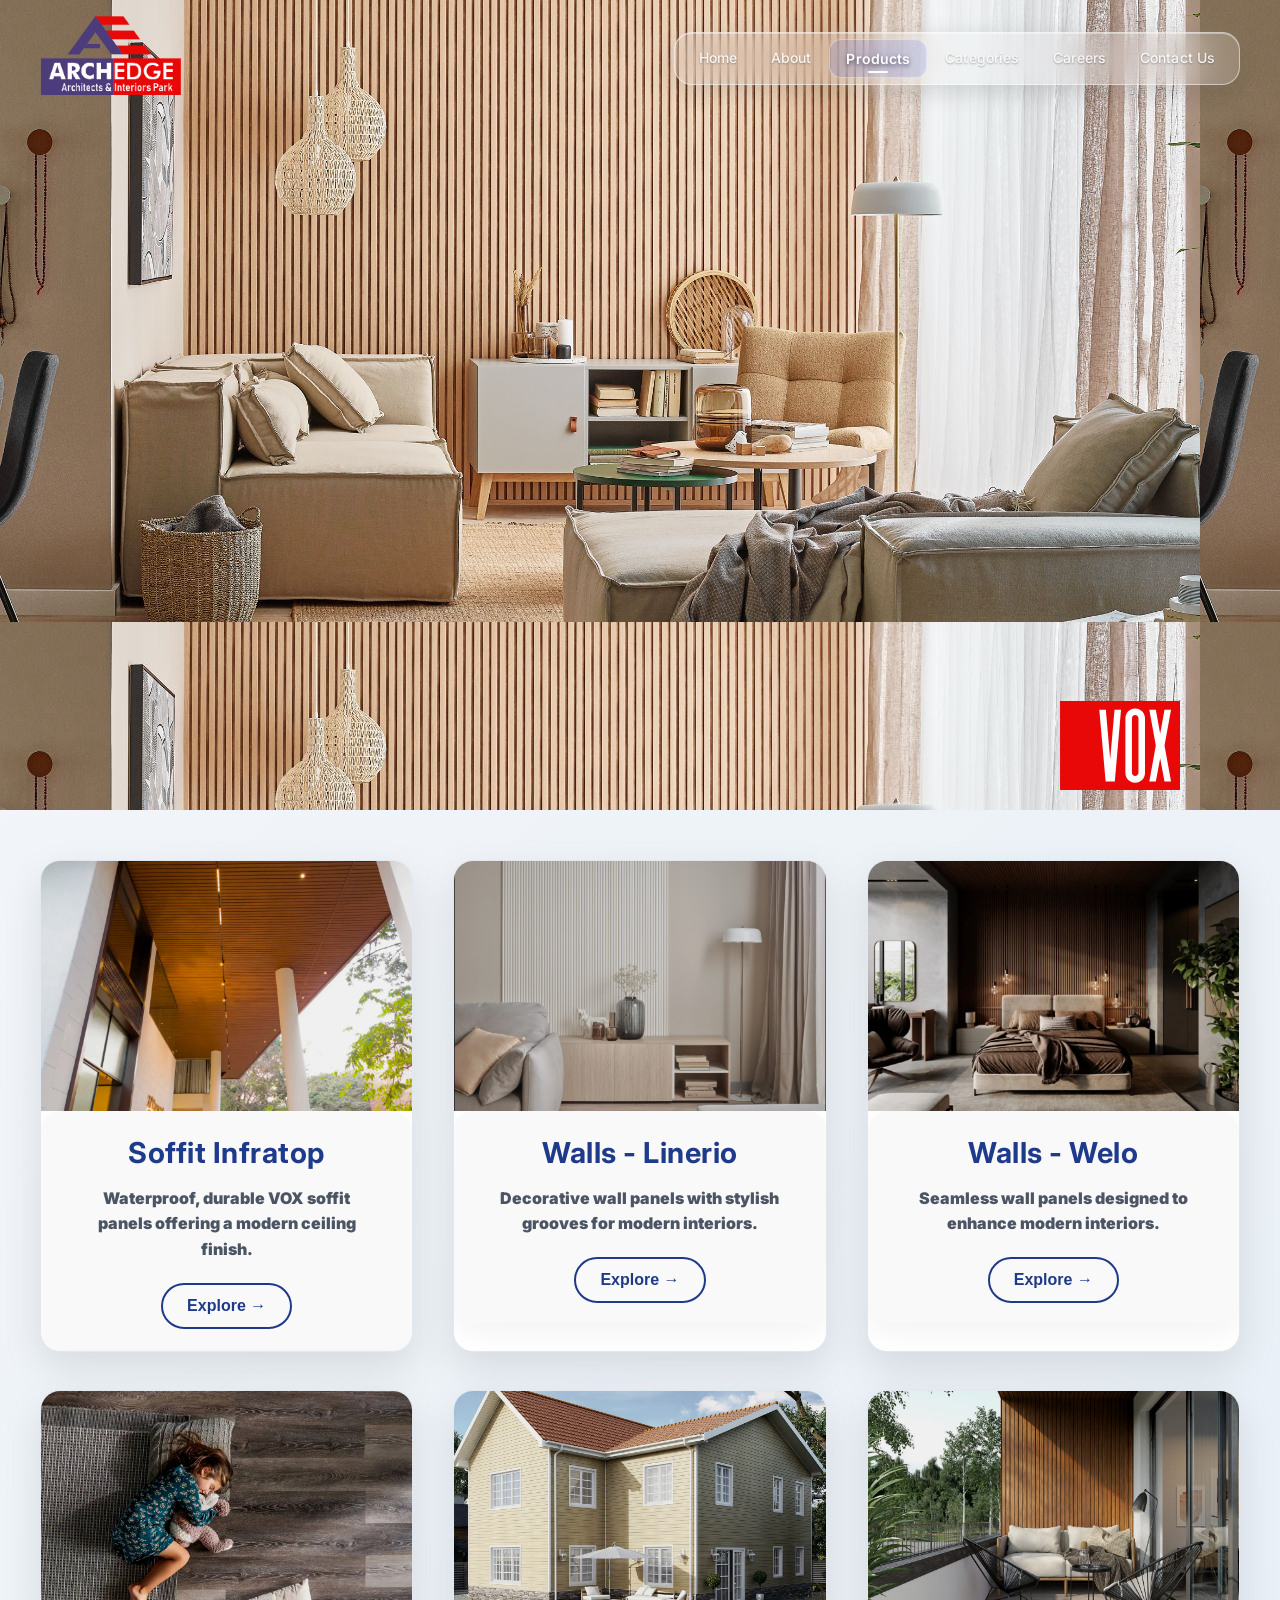
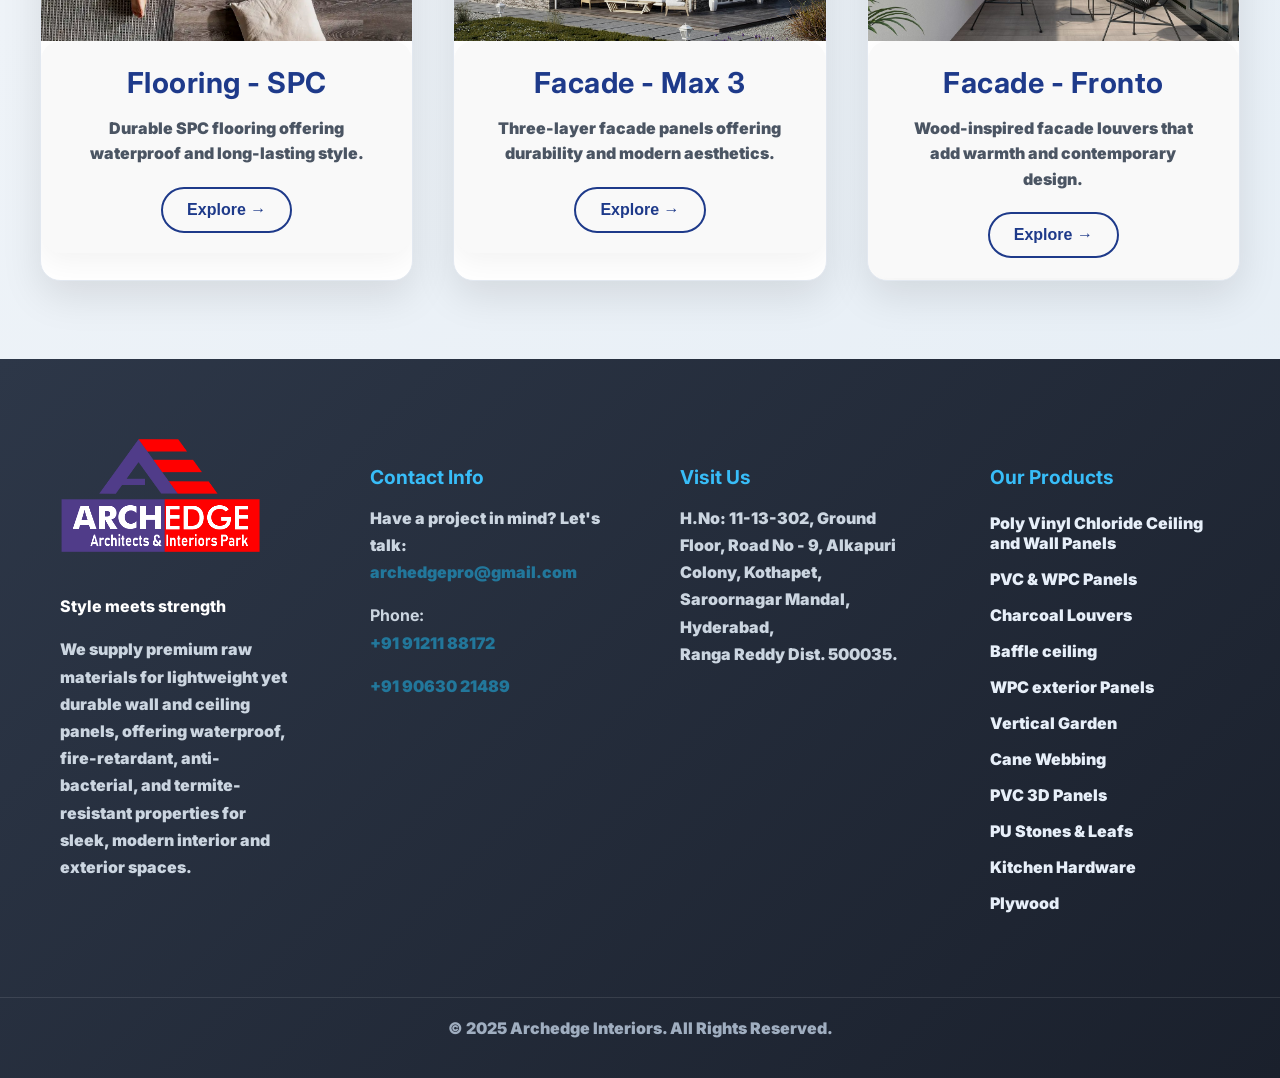
<file: products/vox/index.html>
<!DOCTYPE html>
<html lang="en">

<head>
  <meta charset="UTF-8" />
  <meta name="viewport" content="width=device-width, initial-scale=1.0" />

  <!-- Vox Page Title & Description -->
  <title>Vox Decorative Panels & Interior Solutions in Hyderabad | Archedge</title>
  <meta name="description"
    content="Explore Vox decorative panels and interior solutions by Archedge in Hyderabad. High-quality, modern wall panels, ceilings, and flooring for homes and offices with expert installation.">
  <meta name="keywords"
    content="Vox panels, Vox decorative panels, modern wall panels, designer interior solutions, premium ceilings, flooring solutions, residential interior panels, office wall panels, Archedge Vox, specialty interior products">
  <meta name="author" content="Archedge – Architects & Interiors Park">
  <meta name="robots" content="index, follow">

  <!-- Canonical -->
  <link rel="canonical" href="https://archedge.pro/products/vox/" />

  <!-- Open Graph / Facebook -->
  <meta property="og:type" content="website" />
  <meta property="og:url" content="https://archedge.pro/products/vox/" />
  <meta property="og:title" content="Vox Decorative Panels - Premium Interior Solutions by Archedge" />
  <meta property="og:description"
    content="Transform your space with premium Vox decorative panels. High-quality materials for modern interiors in Hyderabad." />
  <meta property="og:image" content="https://archedge.pro/assets/images/og.png" />
  <meta property="og:site_name" content="Archedge – Architects & Interiors Park" />
  <meta property="og:locale:alternate" content="en_US" />
  <meta property="og:locale:alternate" content="en_GB" />

  <!-- Twitter Card -->
  <meta name="twitter:card" content="summary_large_image" />
  <meta name="twitter:url" content="https://archedge.pro/products/vox/" />
  <meta name="twitter:title" content="Vox Decorative Panels - Modern Interior Design Solutions" />
  <meta name="twitter:description"
    content="Premium Vox panels for contemporary interiors. Available in Hyderabad with expert installation." />
  <meta name="twitter:image" content="https://archedge.pro/assets/images/og.png" />
  <meta name="twitter:site" content="@archedgeinteriors" />
  <meta name="twitter:creator" content="@archedgeinteriors" />

  <!-- Enhanced SEO Meta Tags -->
  <meta name="publisher" content="Archedge – Architects & Interiors Park" />
  <meta name="classification"
    content="Interior Design, Decorative Wall Panels, Ceiling Systems, Waterproof Flooring, PVC Panels, WPC Panels" />
  <meta name="geo.region" content="IN-TG" />
  <meta name="geo.placename" content="Hyderabad" />
  <meta name="geo.position" content="17.4065;78.4772" />
  <meta name="ICBM" content="17.4065, 78.4772" />
  <meta name="revisit-after" content="7 days" />
  <meta name="language" content="EN" />
  <meta name="distribution" content="global" />
  <meta name="rating" content="general" />
  <meta name="theme-color" content="#1a1a1a" />
  <meta name="msapplication-TileColor" content="#1a1a1a" />
  <meta name="msapplication-TileImage" content="../../assets/images/logo.png" />



  <!-- Standard Favicon -->
  <link rel="icon" type="image/x-icon" href="/assets/images/favicon.ico">
  <link rel="shortcut icon" type="image/x-icon" href="/assets/images/favicon.ico">

  <!-- PNG Icons for Modern Browsers -->
  <link rel="icon" type="image/png" sizes="32x32" href="/assets/images/favicon-32x32.png">
  <link rel="icon" type="image/png" sizes="16x16" href="/assets/images/favicon-16x16.png">

  <!-- Apple iOS Touch Icon -->
  <link rel="apple-touch-icon" sizes="180x180" href="/assets/images/apple-touch-icon.png">

  <!-- Android / PWA -->
  <link rel="manifest" href="/assets/images/manifest.json">
  <meta name="theme-color" content="#1a1a1a">

  <!-- Windows Tiles -->
  <meta name="msapplication-TileColor" content="#1a1a1a">
  <meta name="msapplication-TileImage" content="/assets/images/mstile-150x150.png">

  <!-- Safari Pinned Tab (macOS/iOS Safari) -->
  <link rel="mask-icon" href="/assets/images/safari-pinned-tab.svg" color="#1a1a1a">



  <!-- CSS & Fonts -->
  <link rel="stylesheet" href="../../assets/css/navbar.css" />
  <link rel="stylesheet" href="../../assets/css/brand-products.css" />
  <link rel="stylesheet" href="https://cdnjs.cloudflare.com/ajax/libs/font-awesome/6.0.0/css/all.min.css">
  <link href="https://fonts.googleapis.com/css2?family=Inter:wght@300;400;500;600;700&display=swap" rel="stylesheet">

  <!-- Google Analytics 4 -->
  <script async src="https://www.googletagmanager.com/gtag/js?id=G-M53RF9HY7P"></script>
  <script>
    window.dataLayer = window.dataLayer || [];
    function gtag() { dataLayer.push(arguments); }
    gtag('js', new Date());
    gtag('config', 'G-M53RF9HY7P');
  </script>

  <!-- Microsoft Clarity -->
  <script type="text/javascript">
    (function (c, l, a, r, i, t, y) {
      c[a] = c[a] || function () { (c[a].q = c[a].q || []).push(arguments) };
      t = l.createElement(r); t.async = 1; t.src = "https://www.clarity.ms/tag/" + i;
      y = l.getElementsByTagName(r)[0]; y.parentNode.insertBefore(t, y);
    })(window, document, "clarity", "script", "sxzyvyyrtw");
  </script>

  <!-- JSON-LD Structured Data -->
  <script type="application/ld+json">
  {
    "@context": "https://schema.org",
    "@type": ["Product", "LocalBusiness", "HomeAndConstructionBusiness"],
    "name": "Vox Decorative Panels",
    "description": "Premium Vox decorative panels and interior solutions for modern interiors and exteriors in Hyderabad. Lightweight, durable, and easy to install.",
    "url": "https://archedge.pro/products/vox/",
    "image": "https://archedge.pro/assets/images/og.png",
    "logo": "https://archedge.pro/assets/images/logo.png",
    "telephone": "+91-91211-88172",
    "email": "archedgepro@gmail.com",
    "address": {
      "@type": "PostalAddress",
      "streetAddress": "H. No: 11-13-302, Ground Floor, Road No - 9, Alkapuri Colony",
      "addressLocality": "Hyderabad",
      "addressRegion": "Telangana",
      "postalCode": "500035",
      "addressCountry": "IN"
    },
    "geo": {
      "@type": "GeoCoordinates",
      "latitude": 17.4065,
      "longitude": 78.4772
    },
    "openingHoursSpecification": [{
      "@type": "OpeningHoursSpecification",
      "dayOfWeek": ["Monday","Tuesday","Wednesday","Thursday","Friday","Saturday"],
      "opens": "09:30",
      "closes": "18:30"
    }],
    "priceRange": "₹₹",
    "brand": {
      "@type": "Brand",
      "name": "Vox"
    },
    "foundingDate": "2025",
    "sameAs": [
      "https://www.facebook.com/archedgeinteriors",
      "https://www.instagram.com/archedgeinteriors",
      "https://www.linkedin.com/company/archedge-interiors"
    ],
    "aggregateRating": {
      "@type": "AggregateRating",
      "ratingValue": "4.9",
      "reviewCount": "127"
    }
  }
  </script>

  <!-- Breadcrumb Schema -->
  <script type="application/ld+json">
  {
    "@context": "https://schema.org",
    "@type": "BreadcrumbList",
    "itemListElement": [
      {"@type":"ListItem","position":1,"name":"Home","item":"https://archedge.pro/"},
      {"@type":"ListItem","position":2,"name":"Products","item":"https://archedge.pro/products/"},
      {"@type":"ListItem","position":3,"name":"Vox","item":"https://archedge.pro/products/vox/"}
    ]
  }
  </script>

</head>


<body>

  <h1 class="sr-only">Vox Decorative Panels & Interior Solutions in Hyderabad</h1>


  <!-- Header -->
  <header id="heroHeader" class="header">
    <div class="container">
      <nav class="navbar">
        <a href="../../"> <img src="../../assets/images/logo.png" alt="Archedge Logo" class="navbar-logo" /></a>


        <div class="nav-right">
          <ul class="nav-menu">
            <li class="nav-item">
              <a href="../../" class="nav-link">
                <span class="nav-text">Home</span>
                <span class="nav-indicator"></span>
              </a>
            </li>
            <li class="nav-item">
              <a href="../../about/" class="nav-link">
                <span class="nav-text">About</span>
                <span class="nav-indicator"></span>
              </a>
            </li>
            <li class="nav-item">
              <a class="nav-link active">
                <span class="nav-text">Products</span>
                <span class="nav-indicator"></span>
              </a>
              <div class="brands-dropdown">
                <div class="brands-row">
                  <a href="../pare/" class="brand-item">
                    <div class="brand-image-container">
                      <img src="../../assets/images/brands/pare/product.webp" alt="Pare India" class="brand-image"
                        loading="lazy">
                      <div class="brand-overlay">
                        <span class="view-products-text">View Products</span>
                      </div>
                    </div>
                    <div class="brand-name">PARE </div>
                  </a>

                  <a href="../vox/" class="brand-item">
                    <div class="brand-image-container">
                      <img src="../../assets/images/brands/vox/product.jpg" alt="Vox India" class="brand-image"
                        loading="lazy">
                      <div class="brand-overlay">
                        <span class="view-products-text">View Products</span>
                      </div>
                    </div>
                    <div class="brand-name">VOX</div>
                  </a>

                  <a href="../stanza/" class="brand-item">
                    <div class="brand-image-container">
                      <img src="../../assets/images/brands/Stanza/Soffit Panels/image.webp" alt="Stanza Decor"
                        class="brand-image" loading="lazy">
                      <div class="brand-overlay">
                        <span class="view-products-text">View Products</span>
                      </div>
                    </div>
                    <div class="brand-name">Stanza - Soffit</div>
                  </a>

                  <a href="../stardec/" class="brand-item">
                    <div class="brand-image-container">
                      <img src="../../assets/images/brands/StarDECOR/product.jpeg" alt="Star Dec Products"
                        class="brand-image" loading="lazy">
                      <div class="brand-overlay">
                        <span class="view-products-text">View Products</span>
                      </div>
                    </div>
                    <div class="brand-name">Charcoal Louvers</div>
                  </a>

                  <a href="../future decore/" class="brand-item">
                    <div class="brand-image-container">
                      <img src="../../assets/images/brands/Future DECOR/rock.jpg" alt="Future Decore Industries"
                        class="brand-image" loading="lazy">
                      <div class="brand-overlay">
                        <span class="view-products-text">View Products</span>
                      </div>
                    </div>
                    <div class="brand-name">PU Stones & Leafs</div>
                  </a>


                </div>
              </div>
            </li>
            <li class="nav-item">
              <a class="nav-link">
                <span class="nav-text">Categories</span>
                <span class="nav-indicator"></span>
              </a>
              <div class="categories-dropdown">
                <div class="brands-row">
                  <a href="../../categories/ceiling-panels/" class="brand-item">
                    <div class="brand-image-container">
                      <img src="../../assets/images/categories/Ceiling-Panels.jpeg" alt="Ceiling Panels"
                        class="brand-image" loading="lazy">
                      <div class="brand-overlay">
                        <span class="view-products-text">View Ceiling Panels</span>
                      </div>
                    </div>
                    <div class="brand-name">Ceiling Panels</div>
                  </a>

                  <a href="../../categories/wall-panels/" class="brand-item">
                    <div class="brand-image-container">
                      <img src="../../assets/images//categories/wall-panels.jpg" alt="Wall Panels" class="brand-image"
                        loading="lazy">
                      <div class="brand-overlay">
                        <span class="view-products-text">View Wall Panels</span>
                      </div>
                    </div>
                    <div class="brand-name">Wall Panels</div>
                  </a>

                  <a href="../../categories/floor-panels/" class="brand-item">
                    <div class="brand-image-container">
                      <img src="../../assets/images/categories/Floor-Panels.jpeg" alt="Floor Panels" class="brand-image"
                        loading="lazy">
                      <div class="brand-overlay">
                        <span class="view-products-text">View Floor Panels</span>
                      </div>
                    </div>
                    <div class="brand-name">Floor Panels</div>
                  </a>


                </div>
              </div>
            </li>
            <li class="nav-item">
              <a href="../../careers/" class="nav-link">
                <span class="nav-text">Careers</span>
                <span class="nav-indicator"></span>
              </a>
            </li>
            <li class="nav-item">
              <a href="../../contact/" class="nav-link">
                <span class="nav-text">Contact Us</span>
                <span class="nav-indicator"></span>
              </a>
            </li>
          </ul>
          <div class="mobile-menu-toggle" role="button" aria-label="Toggle menu" tabindex="0">
            <span class="hamburger-line"></span>
            <span class="hamburger-line"></span>
            <span class="hamburger-line"></span>
            <span class="menu-label"></span>
          </div>
        </div>
      </nav>
    </div>
  </header>


  <!-- Hero Section -->
  <section class="hero-section" style="background:url('../../assets/images/brands/vox/cover.jpg')  fixed;"
    id="heroSection">
    <!-- Parallax Background Layers -->
    <div class="parallax-container">
      <div class="parallax-layer layer-1" data-speed="0.2"></div>
      <div class="parallax-layer layer-2" data-speed="0.5"></div>
      <div class="parallax-layer layer-3" data-speed="0.8"></div>
    </div>

    <!-- Floating Elements -->
    <div class="floating-elements">
      <div class="float-element float-1" data-speed="0.3"></div>
      <div class="float-element float-2" data-speed="0.6"></div>
      <div class="float-element float-3" data-speed="0.4"></div>
    </div>

    <img src="../../assets/images/brands/vox/vox-logo.svg" alt="Archedge VOX logo">
  </section>


  <main class="main-content">


    <!-- Hidden form modal -->
    <div id="pdfFormModal" class="modal-overlay">
      <div class="modal-box">
        <span id="closeForm" class="close-btn">&times;</span>
        <h2 class="form-title">Access the Catalog</h2>
        <p class="form-subtitle">Please fill in your details to explore the collection</p>

        <form id="pdfForm" method="post">
          <div class="form-group">
            <label for="name">Full Name</label>
            <input type="text" id="name" name="name" placeholder="Enter your full name" required>
          </div>

          <div class="form-group">
            <label for="email">Email Address</label>
            <input type="email" id="email" name="email" placeholder="Enter your email">
          </div>

          <div class="form-group">
            <label for="phone">Phone Number</label>
            <input type="tel" id="phone" name="phone" placeholder="Enter your phone number" maxlength="10" required>
          </div>

          <button type="submit" class="s-btn">Open Catalog</button>
        </form>
      </div>
    </div>


    <!-- Product Grid -->
    <section class="products-grid" id="products">
      <!-- Decorative Wall Panels -->


      <div class="product-category">
        <div class="product-image">
          <img src="../../assets/images/brands/vox/infratop.webp"
            alt="Vox Soffit Infratop Panels - Waterproof, Seamless Exterior Ceiling Solution" loading="lazy">
        </div>
        <div class="product-category-content">
          <h2>Soffit Infratop</h2>
          <p>Waterproof, durable VOX soffit panels offering a modern ceiling finish.</p>

          <button class="btn pdfBtn" aria-label="Download Vox Soffit Infratop Panels catalog"
            data-pdf="../../assets/pdfs/ArchEdge-VOX_Infratop- Ceiling.pdf">
            Explore →
          </button>
        </div>
      </div>
      <div class="product-category">
        <div class="product-image">
          <img src="../../assets/images/brands/vox/Linerio.png"
            alt="Vox Linerio Wall Panels - Modern Decorative Wall Solution" loading="lazy">
        </div>
        <div class="product-category-content">
          <h2>Walls - Linerio</h2>
          <p>Decorative wall panels with stylish grooves for modern interiors.</p>
          <button class="btn pdfBtn" aria-label="Download Vox Linerio Wall Panels catalog"
            data-pdf="../../assets/pdfs/ArchEdge-VOX LINERIO PANELS.pdf">Explore →</button>
        </div>
      </div>

      <div class="product-category">
        <div class="product-image">
          <img src="../../assets/images/brands/vox/welo.webp"
            alt="Vox Welo Wall Panels - Seamless Modern Interior Design Panels" loading="lazy">
        </div>
        <div class="product-category-content">
          <h2>Walls - Welo</h2>
          <p>Seamless wall panels designed to enhance modern interiors.</p>
          <button class="btn pdfBtn" aria-label="Download Vox Welo Wall Panels catalog"
            data-pdf="../../assets/pdfs/ArchEdge-VOX WELO .pdf">Explore →</button>
        </div>
      </div>

      <div class="product-category">
        <div class="product-image">
          <img src="../../assets/images/brands/vox/spc.webp"
            alt="Vox SPC Flooring - Waterproof Stone Polymer Composite Flooring" loading="lazy">
        </div>
        <div class="product-category-content">
          <h2>Flooring - SPC</h2>
          <p>Durable SPC flooring offering waterproof and long-lasting style.</p>
          <button class="btn pdfBtn" aria-label="Download Vox SPC Flooring catalog"
            data-pdf="../../assets/pdfs/ArchEdge-VOX SPC Flooring.pdf">Explore →</button>
        </div>
      </div>

      <div class="product-category">
        <div class="product-image">
          <img src="../../assets/images/brands/vox/max-3.jpeg"
            alt="Vox Max 3 Facade Panels - Innovative Three-Layer Exterior Solution" loading="lazy">
        </div>
        <div class="product-category-content">
          <h2>Facade - Max 3</h2>
          <p>Three-layer facade panels offering durability and modern aesthetics.</p>
          <button class="btn pdfBtn" aria-label="Download Vox Max 3 Facade Panels catalog"
            data-pdf="../../assets/pdfs/ArchEdge-VOX MAX 3 Facade .pdf">Explore →</button>
        </div>
      </div>

      <div class="product-category">
        <div class="product-image">
          <img src="../../assets/images/brands/vox/fronto.jpeg"
            alt="Vox Fronto Louvers - Natural Wood-Style Facade and Ceiling Panels" loading="lazy">
        </div>
        <div class="product-category-content">
          <h2>Facade - Fronto</h2>
          <p>Wood-inspired facade louvers that add warmth and contemporary design.</p>
          <button class="btn pdfBtn" aria-label="Download Vox Fronto Louvers catalog"
            data-pdf="../../assets/pdfs/ArchEdge-VOX FRONTO.pdf">Explore →</button>
        </div>
      </div>

    </section>


  </main>

  <!-- Footer -->
  <footer class="footer">
    <div class="footer-container">
      <div class="footer-column">
        <img src="../../assets/images/logo.png" alt="Archedge Logo" class="footer-logo" loading="lazy" />
        <p style="font-weight: 800;color:white;">Style meets strength</p>
        <p>We supply premium raw materials for lightweight yet durable wall and ceiling panels, offering waterproof,
          fire-retardant, anti-bacterial, and termite-resistant properties for sleek, modern interior and exterior
          spaces.</p>
      </div>
      <div class="footer-column">
        <h4>Contact Info</h4>
        <p>Have a project in mind? Let's talk: <a href="mailto:archedgepro@gmail.com">archedgepro@gmail.com</a></p>
        <p><strong>Phone:</strong><br> <a href="tel:+919121188172">+91 91211 88172</a></p>
        <p><a href="tel:+919063021489">+91 90630 21489</a></p>
      </div>
      <div class="footer-column">
        <h4>Visit Us</h4>
        <p>
          H.No: 11-13-302, Ground Floor,
          Road No - 9, Alkapuri Colony, Kothapet,
          Saroornagar Mandal, Hyderabad,<br>
          Ranga Reddy Dist. 500035.
        </p>
      </div>
      <div class="footer-column">
        <h4>Our Products</h4>
        <ul>
          <li>Poly Vinyl Chloride Ceiling and Wall Panels</li>
          <li>PVC & WPC Panels</li>
          <li>Charcoal Louvers</li>
          <li>Baffle ceiling</li>
          <li>WPC exterior Panels</li>
          <li>Vertical Garden</li>
          <li>Cane Webbing</li>
          <li>PVC 3D Panels</li>
          <li>PU Stones & Leafs</li>
          <li>Kitchen Hardware</li>
          <li>Plywood</li>
        </ul>
      </div>
    </div>
    <div class="footer-bottom">
      &copy; 2025 Archedge Interiors. All Rights Reserved.
    </div>

  </footer>
  <script src="../../assets/js/navbar.js" defer></script>
  <script src="../../assets/js/brand-products.js" defer></script>


</body>

</html>
</file>
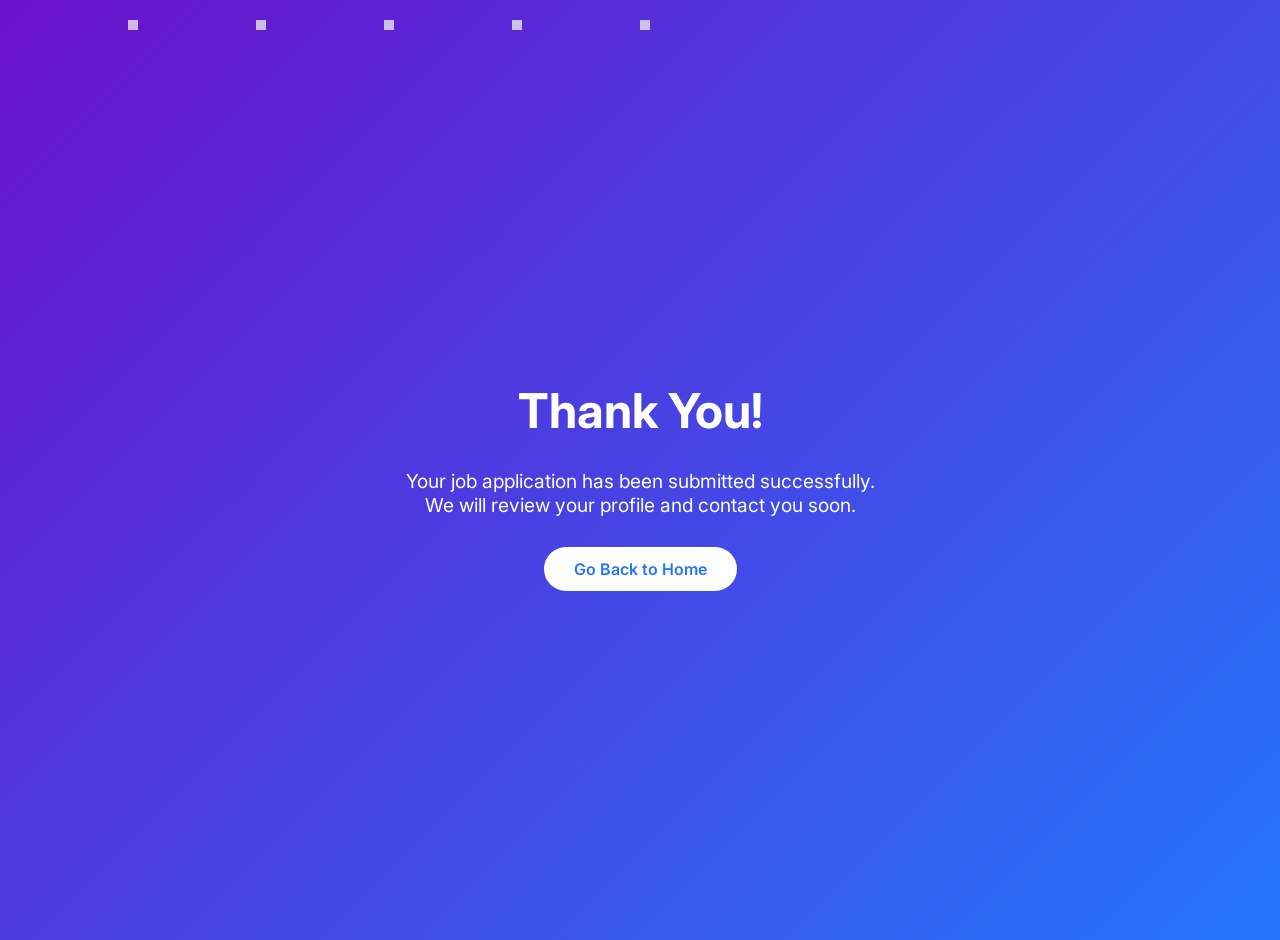
<file: careers/applied-successfully.html>
<!DOCTYPE html>
<html lang="en">
<head>
  <meta charset="UTF-8">
  <meta name="viewport" content="width=device-width, initial-scale=1.0">
  <title>Thank You - Job Application</title>
  <meta name="description" content="Thank you for submitting your job application. We will review your details and get back to you soon.">
  <link href="https://fonts.googleapis.com/css2?family=Inter:wght@400;600;700&display=swap" rel="stylesheet">
  <style>
    body {
      margin: 0;
      font-family: 'Inter', sans-serif;
      background: linear-gradient(135deg, #6a11cb, #2575fc);
      color: #fff;
      display: flex;
      flex-direction: column;
      justify-content: center;
      align-items: center;
      height: 100vh;
      text-align: center;
      padding: 20px;
    }
    h1 {
      font-size: 3rem;
      margin-bottom: 10px;
    }
    p {
      font-size: 1.2rem;
      margin-bottom: 30px;
    }
    .btn-home {
      background: #fff;
      color: #2575fc;
      padding: 12px 30px;
      font-weight: 600;
      border-radius: 50px;
      text-decoration: none;
      transition: 0.3s ease;
    }
    .btn-home:hover {
      background: #e0e0e0;
      color: #1a4db0;
    }
    .confetti {
      position: absolute;
      width: 100%;
      height: 100%;
      pointer-events: none;
      overflow: hidden;
    }
    .confetti span {
      position: absolute;
      width: 10px;
      height: 10px;
      background: #fff;
      opacity: 0.7;
      animation: fall 3s linear infinite;
    }
    @keyframes fall {
      0% { transform: translateY(-10px) rotate(0deg); }
      100% { transform: translateY(100vh) rotate(360deg); }
    }
  </style>
</head>
<body>
  <div class="confetti">
    <span style="left:10%; animation-delay:0s;"></span>
    <span style="left:20%; animation-delay:0.5s;"></span>
    <span style="left:30%; animation-delay:1s;"></span>
    <span style="left:40%; animation-delay:1.5s;"></span>
    <span style="left:50%; animation-delay:2s;"></span>
  </div>
  <h1>Thank You!</h1>
  <p>Your job application has been submitted successfully.<br>We will review your profile and contact you soon.</p>
  <a class="btn-home" href="/">Go Back to Home</a>
</body>
</html>
</file>
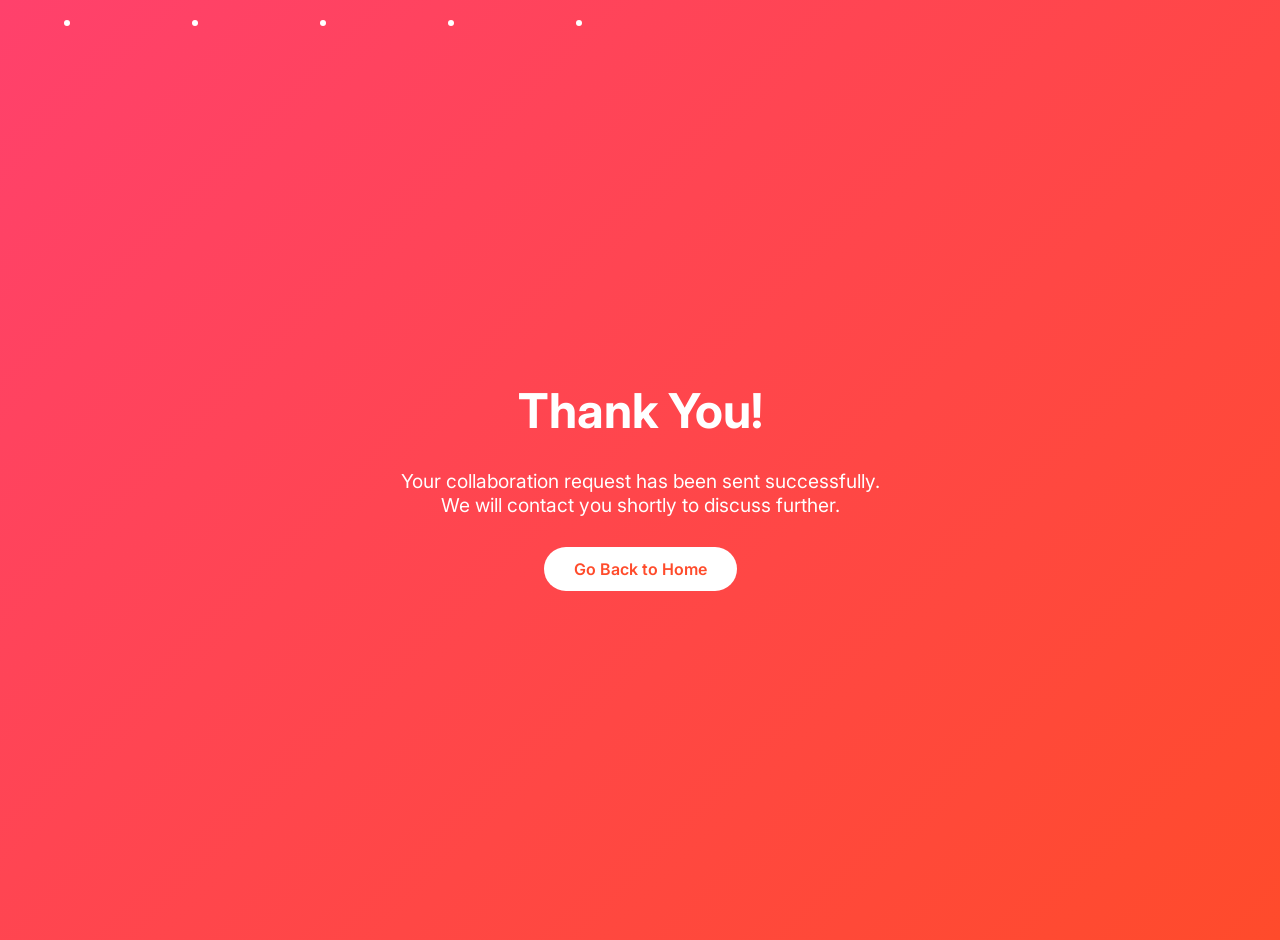
<file: careers/thanks.html>
<!DOCTYPE html>
<html lang="en">
<head>
  <meta charset="UTF-8">
  <meta name="viewport" content="width=device-width, initial-scale=1.0">
  <title>Thank You - Collaboration Request</title>
  <meta name="description" content="Thank you for reaching out. We have received your collaboration request and will get back to you shortly.">
  <link href="https://fonts.googleapis.com/css2?family=Inter:wght@400;600;700&display=swap" rel="stylesheet">
  <style>
    body {
      margin: 0;
      font-family: 'Inter', sans-serif;
      background: linear-gradient(135deg, #ff416c, #ff4b2b);
      color: #fff;
      display: flex;
      flex-direction: column;
      justify-content: center;
      align-items: center;
      height: 100vh;
      text-align: center;
      padding: 20px;
    }
    h1 {
      font-size: 3rem;
      margin-bottom: 10px;
    }
    p {
      font-size: 1.2rem;
      margin-bottom: 30px;
    }
    .btn-home {
      background: #fff;
      color: #ff4b2b;
      padding: 12px 30px;
      font-weight: 600;
      border-radius: 50px;
      text-decoration: none;
      transition: 0.3s ease;
    }
    .btn-home:hover {
      background: #f0f0f0;
      color: #e03b1b;
    }
    .sparkle {
      position: absolute;
      width: 100%;
      height: 100%;
      pointer-events: none;
      overflow: hidden;
    }
    .sparkle div {
      position: absolute;
      width: 6px;
      height: 6px;
      background: #fff;
      border-radius: 50%;
      animation: sparkleAnim 2s linear infinite;
    }
    @keyframes sparkleAnim {
      0% { transform: translateY(-10px) scale(1); opacity: 1; }
      100% { transform: translateY(100vh) scale(0.5); opacity: 0; }
    }
  </style>
</head>
<body>
  <div class="sparkle">
    <div style="left:5%; animation-delay:0s;"></div>
    <div style="left:15%; animation-delay:0.5s;"></div>
    <div style="left:25%; animation-delay:1s;"></div>
    <div style="left:35%; animation-delay:1.5s;"></div>
    <div style="left:45%; animation-delay:2s;"></div>
  </div>
  <h1>Thank You!</h1>
  <p>Your collaboration request has been sent successfully.<br>We will contact you shortly to discuss further.</p>
  <a class="btn-home" href="/">Go Back to Home</a>
</body>
</html>
</file>
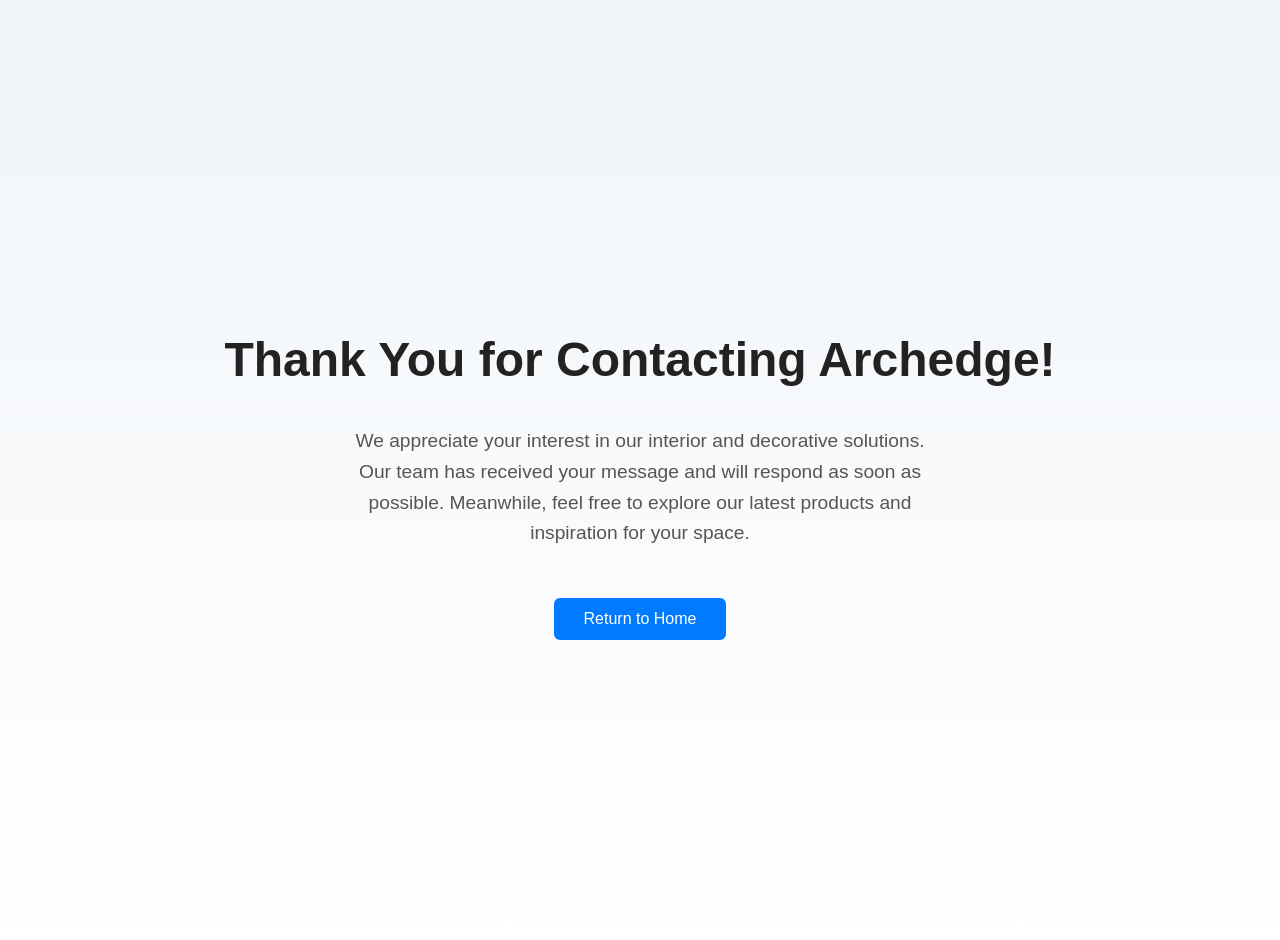
<file: contact/thank-you.html>
<!DOCTYPE html>
<html lang="en">
<head>
<meta charset="UTF-8">
<meta name="viewport" content="width=device-width, initial-scale=1.0">
<title>Thank You for Contacting Us | Archedge</title>

<!-- SEO Meta Tags -->
<meta name="description" content="Thank you for reaching out to Archedge. Our team will review your message and get back to you promptly. Explore our products and services while you wait.">
<meta name="keywords" content="Archedge, Interior Design, Decorative Panels, Thank You, Contact, Inquiry">
<meta name="robots" content="index, follow">

<!-- Social Media / Open Graph -->
<meta property="og:title" content="Thank You for Contacting Archedge">
<meta property="og:description" content="We received your message and our team will respond shortly. Discover our premium decorative panels and interior design solutions.">
<meta property="og:type" content="website">
<meta property="og:url" content="https://www.yourdomain.com/thank-you">
<meta property="og:image" content="https://www.yourdomain.com/assets/images/thank-you-banner.jpg">

<style>
    body {
        font-family: 'Inter', sans-serif;
        display: flex;
        flex-direction: column;
        align-items: center;
        justify-content: center;
        min-height: 100vh;
        margin: 0;
        background: linear-gradient(to bottom, #f0f4f8, #ffffff);
        text-align: center;
        padding: 20px;
    }
    h1 {
        color: #222;
        font-size: 3rem;
        margin-bottom: 20px;
    }
    p {
        color: #555;
        font-size: 1.2rem;
        max-width: 600px;
        line-height: 1.6;
    }
    a.button {
        display: inline-block;
        margin-top: 30px;
        padding: 12px 30px;
        background: #007bff;
        color: #fff;
        text-decoration: none;
        border-radius: 6px;
        font-weight: 500;
        transition: background 0.3s, transform 0.2s;
    }
    a.button:hover {
        background: #0056b3;
        transform: translateY(-2px);
    }
</style>
</head>
<body>
    <h1>Thank You for Contacting Archedge!</h1>
    <p>We appreciate your interest in our interior and decorative solutions.
         Our team has received your message and will respond as soon as possible.
          Meanwhile, feel free to explore our latest products and inspiration for your space.</p>
    
    <a class="button" href="/">Return to Home</a>
 </body>
</html>
</file>
<file: assets/css/navbar.css>
.container {
    max-width: 1200px;
    margin: 0 auto;
    padding: 0 20px;
}

a {
    text-decoration: none;
}

.header {
    position: fixed;
    top: 0;
    left: 0;
    right: 0;
    z-index: 1000;
    transition: all 0.5s ease;
}



.nav-link {
    color: rgba(255, 255, 255, 1);
    font-weight: 600;
    font-size: 14px;
    padding: 10px 14px;
    border-radius: 12px;
    text-shadow: 0 2px 8px rgba(0, 0, 0, 0.6), 0 0 10px rgba(255, 255, 255, 0.3);
    transition: all 0.3s cubic-bezier(0.4, 0, 0.2, 1);
    white-space: nowrap;
    position: relative;
    overflow: hidden;
}

.nav-link:hover {
    background: rgba(255, 255, 255, 0.35);
    color: #667eea;
    text-shadow: 0 2px 10px rgba(102, 126, 234, 0.8), 0 0 15px rgba(255, 255, 255, 0.4);
    box-shadow: 0 4px 15px rgba(102, 126, 234, 0.4);
    transform: translateY(-2px);
}

.nav-link.active {
    background: rgba(255, 255, 255, 0.25);
    color: #ffffff;
    font-weight: 700;
    text-shadow: 0 2px 12px rgba(0, 0, 0, 0.7), 0 0 20px rgba(255, 255, 255, 0.5);
    box-shadow: 0 6px 25px rgba(255, 255, 255, 0.2);
    border-radius: 12px;
    border: 1px solid rgba(255, 255, 255, 0.4);
}



.header.scrolled {
    background: rgba(254, 251, 251, 0.98);
    box-shadow: 0 4px 20px rgba(0, 0, 0, 0.1);
    transform: translateY(0) scale(1);
    backdrop-filter: blur(20px);
    border-bottom: 1px solid rgba(102, 126, 234, 0.2);
}

/* Change nav links and search colors on scrolled header */
.header.scrolled .nav-link,
.header.scrolled .nav-link.active,
.header.scrolled .nav-link:hover {
    color: #1a1a1a;
    background: transparent;
    text-shadow: 0 1px 2px rgba(0, 0, 0, 0.1);
    transition: color 0.3s ease, background 0.3s ease;
    font-weight: 600;
    border-radius: 10px;
    font-size: 15px;
    letter-spacing: 0.02em;
    font-family: 'Segoe UI', Tahoma, Geneva, Verdana, sans-serif;
}

.header.scrolled .nav-link:hover {
    background: linear-gradient(90deg, rgba(102, 126, 234, 0.3), rgba(118, 75, 162, 0.3));
    color: #667eea;
    text-shadow: 0 3px 12px rgba(102, 126, 234, 0.6);
    box-shadow: 0 8px 28px rgba(102, 126, 234, 0.4);
    transform: translateY(-3px) scale(1.05);
    transition: all 0.4s ease;
}

.header.scrolled .nav-link.active {
    font-weight: 700;
    border-bottom: 3px solid #667eea;
    color: #667eea;
    text-shadow: 0 2px 10px rgba(102, 126, 234, 0.8);
    box-shadow: 0 8px 24px rgba(102, 126, 234, 0.4);
    background: linear-gradient(90deg, rgba(102, 126, 234, 0.15), rgba(118, 75, 162, 0.15));
    border-radius: 10px;
}





.navbar {
    display: grid;
    grid-template-columns: auto 1fr;
    align-items: center;
    gap: 20px;
    padding: 16px 0;
    position: relative;
    z-index: 2;
}


.navbar-logo {
    height: 80px;
    width: auto;
    margin-left: 0px;
    transition: transform 0.3s ease;
}




/* Clean Right Section - Navigation */
.nav-right {
    display: flex;
    align-items: center;
    justify-content: flex-end;
    gap: 6px;
    position: relative;
    z-index: 2;
    width: 100%;
    border-radius: 18px;
}

/* Clean Navigation Menu */
.nav-menu {
    display: flex;
    list-style: none;
    gap: 2px;
    margin: 0;
    padding: 6px 8px;
    background: rgba(255, 255, 255, 0.18);
    border-radius: 18px;
    backdrop-filter: blur(20px);
    border: 1px solid rgba(255, 255, 255, 0.5);
    box-shadow:
        0 6px 25px rgba(0, 0, 0, 0.15),
        inset 0 1px 0 rgba(255, 255, 255, 0.4),
        0 0 20px rgba(255, 255, 255, 0.1);
    transition: all 0.3s ease;
    flex-wrap: nowrap;
    min-width: fit-content;
}

.nav-item {
    position: relative;
}

/* Brands Dropdown Styles */
.brands-dropdown {
    position: absolute;
    top: 120%;
    left: -50%;
    background: rgba(255, 255, 255, 0.98);
    backdrop-filter: blur(20px);
    border-radius: 16px;
    box-shadow: 0 12px 40px rgba(0, 0, 0, 0.15);
    border: 1px solid rgba(255, 255, 255, 0.3);
    opacity: 0;
    visibility: hidden;
    transition: all 0.4s cubic-bezier(0.4, 0, 0.2, 1);
    z-index: 1000;
    padding: 25px;
    width: auto;
    max-width: 95vw;
}

.categories-dropdown {
    position: absolute;
    top: 120%;
    background: rgba(255, 255, 255, 0.98);
    backdrop-filter: blur(20px);
    border-radius: 16px;
    box-shadow: 0 12px 40px rgba(0, 0, 0, 0.15);
    border: 1px solid rgba(255, 255, 255, 0.3);
    opacity: 0;
    visibility: hidden;
    transition: all 0.4s cubic-bezier(0.4, 0, 0.2, 1);
    z-index: 1000;
    padding: 25px;
    width: auto;
    max-width: 50vw;
}

.nav-item:hover .brands-dropdown {
    opacity: 1;
    visibility: visible;
    transform: translateX(-58%);
}

.nav-item:hover .categories-dropdown {
    opacity: 1;
    visibility: visible;
    transform: translateX(-28%);
}



.brands-row {
    display: grid;
    grid-template-columns: repeat(5, 1fr);
    align-items: start;
    justify-content: center;
    padding: 4px;
    width: 100%;
}

.brand-item {
    display: flex;
    flex-direction: column;
    align-items: center;
    text-decoration: none;
    color: inherit;
    cursor: pointer;
    transition: all 0.3s ease;
    padding: 10px;
    border-radius: 12px;
    width: 100%;
    max-width: 160px;
    justify-self: center;
}

.brand-item:hover {
    transform: translateY(-6px);
    background: linear-gradient(135deg, rgba(102, 126, 234, 0.08) 0%, rgba(118, 75, 162, 0.05) 100%);
    border-radius: 16px;
    box-shadow: 0 8px 25px rgba(102, 126, 234, 0.15);
}

.brand-image-container {
    position: relative;
    width: 150px;
    height: 100px;
    border-radius: 16px;
    overflow: hidden;
    box-shadow: 0 6px 20px rgba(0, 0, 0, 0.15);
    transition: all 0.4s cubic-bezier(0.4, 0, 0.2, 1);
    margin-bottom: 12px;
    border: 2px solid rgba(255, 255, 255, 0.8);
}

.brand-image {
    width: 100%;
    height: 100%;
    object-fit: cover;
    transition: all 0.3s ease;
}

.brand-overlay {
    position: absolute;
    top: 0;
    left: 0;
    right: 0;
    bottom: 0;
    background: transparent;
    display: flex;
    align-items: center;
    justify-content: center;
    opacity: 0;
    transition: all 0.4s cubic-bezier(0.4, 0, 0.2, 1);
}

.brand-item:hover .brand-overlay {
    opacity: 1;
}



.view-products-text {
    background: rgba(0, 0, 0, 0.9);
    color: white;
    padding: 10px 18px;
    border-radius: 25px;
    font-size: 11px;
    font-weight: 700;
    text-transform: uppercase;
    letter-spacing: 0.8px;
    box-shadow: 0 4px 15px rgba(0, 0, 0, 0.3);
    transition: all 0.3s ease;
    display: inline-block;
    border: 2px solid rgba(0, 0, 0, 0.8);
}

.brand-item:hover .view-products-text {
    transform: translateY(-2px);
    box-shadow: 0 6px 20px rgba(0, 0, 0, 0.5);
    background: rgba(0, 0, 0, 1);
}

.brand-name {
    font-size: 14px;
    font-weight: 700;
    color: #2d3748;
    text-align: center;
    line-height: 1.3;
    transition: all 0.3s ease;
    font-family: 'Inter', sans-serif;
    text-shadow: 0 1px 2px rgba(0, 0, 0, 0.1);
    margin-top: 4px;
}

.brand-item:hover .brand-name {

    transform: translateY(-2px);
}

/* Responsive Grid Layout */
/* Large Desktop: 6 columns (all in one row) */
@media (min-width: 1200px) {
    .brands-dropdown {
        width: 1200px;
        max-width: 95vw;
    }

    .brands-row {
        gap: 18px;
        margin: 0;
    }

    .brand-item {
        max-width: 180px;
    }

    .brand-image-container {
        width: 160px;
        height: 110px;
    }
}

/* Transition zone for very wide screens */
@media (min-width: 1400px) {
    .brands-dropdown {
        left: 50%;
        min-width: 1200px;
        padding: 4px;
    }

    .brands-row {
        gap: 24px;
    }

    .brand-item {
        max-width: 180px;
    }

    .brand-image-container {
        width: 160px;
        height: 110px;
    }
}

/* Medium Desktop: 3x2 grid (2 rows, 3 columns each) */
@media (max-width: 1199px) and (min-width: 769px) {
    .brands-dropdown {
        padding: 20px;
        max-width: 90vw;

    }

    .brands-row {
        grid-template-columns: repeat(3, 1fr);
        max-width: 600px;
        margin: 0 auto;
        gap: 18px;
        padding: 8px;
    }

    .brand-image-container {
        width: 140px;
        height: 95px;
    }

    .brand-item {
        max-width: 150px;
        padding: 10px;
    }
}

/* Mobile: 2x3 grid (3 rows, 2 columns each) */
@media (max-width: 768px) {

    .brands-dropdown {
        padding: 20px;
        max-width: 95vw;
        left: 50%;
        transform: translateX(-50%) translateY(-15px);
    }

    .brands-row {
        grid-template-columns: repeat(2, 1fr);
        max-width: 350px;
        margin: 0 auto;

        gap: 16px;
    }

    .categories-dropdown {
        margin-left: 80px;
    }

    .brands-dropdown {
        margin-left: 20px;
    }

    .brand-image-container {
        width: 120px;
        height: 80px;
    }

    .brand-name {
        font-size: 13px;
        font-weight: 600;
    }

    .brand-item {
        max-width: 130px;
        padding: 8px;
    }

    .view-products-text {
        font-size: 10px;
        padding: 8px 14px;
    }
}

/* Very small mobile */
@media (max-width: 480px) {
    .brands-dropdown {
        padding: 16px;
        max-width: 98vw;
    }

    .brands-row {
        max-width: 300px;
        gap: 12px;
    }

    .brand-image-container {
        width: 100px;
        height: 70px;
    }

    .brand-item {
        max-width: 110px;
        padding: 6px;
    }

    .brand-name {
        font-size: 12px;
    }
}

.nav-link {
    display: flex;
    flex-direction: column;
    align-items: center;
    text-decoration: none;
    color: rgba(255, 255, 255, 0.9);
    font-weight: 500;
    font-size: 14px;
    padding: 10px 16px;
    border-radius: 12px;
    transition: all 0.3s ease;
    position: relative;
    font-family: 'Inter', -apple-system, BlinkMacSystemFont, sans-serif;
    letter-spacing: 0.1px;
    text-shadow: 0 1px 2px rgba(0, 0, 0, 0.3);
    background: transparent;
    border: none;
    outline: none;
}

.nav-text {
    position: relative;
    z-index: 2;
    transition: all 0.3s ease;
}

.nav-indicator {
    position: absolute;
    bottom: 4px;
    left: 50%;
    transform: translateX(-50%) scaleX(0);
    width: 20px;
    height: 2px;
    background: rgba(255, 255, 255, 0.9);
    border-radius: 1px;
    transition: transform 0.3s ease;
    box-shadow: 0 1px 3px rgba(255, 255, 255, 0.5);
}

.nav-link:hover {
    color: #ffffff;
    background: rgba(255, 255, 255, 0.15);
    transform: translateY(-2px);
    text-shadow:
        0 2px 4px rgba(0, 0, 0, 0.5),
        0 0 10px rgba(102, 126, 234, 0.3);
    border-radius: 12px;
}

.nav-link:hover .nav-indicator {
    transform: translateX(-50%) scaleX(1);
}

.nav-link.active {
    color: #ffffff;
    background: rgba(102, 126, 234, 0.2);
    font-weight: 600;
    text-shadow:
        0 2px 4px rgba(0, 0, 0, 0.5),
        0 0 12px rgba(102, 126, 234, 0.4);
    border-radius: 12px;
}

.nav-link.active .nav-indicator {
    transform: translateX(-50%) scaleX(1);
    background: rgba(255, 255, 255, 1);
    box-shadow: 0 2px 6px rgba(255, 255, 255, 0.6);
}


/* Mobile Navigation Styles */
@media (max-width: 768px) {


    .nav-menu {
        position: fixed;
        top: 40px;
        left: 0;
        right: 0;
        background: rgba(255, 255, 255, 0.95);
        backdrop-filter: blur(20px);
        flex-direction: column;
        padding: 20px;
        transform: translateY(-100%);
        opacity: 0;
        visibility: hidden;
        transition: all 0.3s cubic-bezier(0.4, 0, 0.2, 1);
        z-index: 99;
        border-radius: 0 0 20px 20px;
        box-shadow: 0 10px 40px rgba(0, 0, 0, 0.1);
    }

    .nav-menu.active {
        transform: translateY(0);
        opacity: 1;
        visibility: visible;
    }

    .nav-item {
        margin: 8px 0;
        width: 100%;
    }

    .nav-link {
        color: #1a1a1a;
        padding: 15px 20px;
        border-radius: 12px;
        background: rgba(102, 126, 234, 0.05);
        margin: 4px 0;
        text-shadow: none;
    }

    .nav-link:hover {
        background: rgba(102, 126, 234, 0.1);
        color: #667eea;
        transform: translateX(8px);
    }

}

@media(min-width: 769px) {

    .nav-item:hover>.brands-dropdown,
    .nav-item:hover>.categories-dropdown {
        display: block;
    }
}

/* ---------- MOBILE MENU ---------- */
.mobile-menu-toggle {
    display: none;
    flex-direction: column;
    cursor: pointer;
    gap: 5px;
    z-index: 1000;
}

.hamburger-line {
    width: 25px;
    height: 3px;
    background: #4f46e5;
    border-radius: 2px;
    transition: all 0.3s;
}

.mobile-menu-toggle.active .hamburger-line:nth-child(1) {
    transform: rotate(45deg) translate(5px, 5px);
}

.mobile-menu-toggle.active .hamburger-line:nth-child(2) {
    opacity: 0;
}

.mobile-menu-toggle.active .hamburger-line:nth-child(3) {
    transform: rotate(-45deg) translate(5px, -5px);
}

@media(max-width:768px) {



    .brands-dropdown {
        display: none;
    }

    .categories-dropdown {
        display: none;
        position: absolute;
        /* keep absolute for small offset */
        top: 100%;
        /* below parent nav item */
        left: 10px;
        /* shift slightly right */
        transform: none;
        /* remove old translation */
        width: calc(100% - 20px);
        /* slightly smaller than parent width */
        max-width: 95%;
        padding: 15px 20px;
        border-radius: 12px;
        box-shadow: 0 6px 20px rgba(0, 0, 0, 0.1);
        background: rgba(255, 255, 255, 0.95);
        z-index: 1000;
    }

    .brands-dropdown.open,
    .categories-dropdown.open {
        display: block;
    }

    .mobile-menu-toggle {
        display: flex;
    }
}

/* Enhanced Footer Styling */
.footer {
    background: linear-gradient(135deg, #2d3748 0%, #1a202c 100%);
    color: #e2e8f0;
    padding: 60px 0 20px;
    position: relative;
    overflow: hidden;
}

.footer::before {
    content: '';
    position: absolute;
    top: 0;
    left: 0;
    right: 0;
    bottom: 0;
}

.footer-column h4 {
    font-size: 1.2rem;
    color: #38bdf8;
    margin-bottom: 12px;
}

.footer-container {
    max-width: 1200px;
    margin: 0 auto;
    padding: 0 20px;
    display: grid;
    grid-template-columns: repeat(auto-fit, minmax(250px, 1fr));
    gap: 40px;
    position: relative;
    z-index: 2;
}

.footer-column {
    padding: 20px;
}

.footer-logo {
    max-width: 200px;
    margin-bottom: 20px;
    filter: brightness(1.1) contrast(1.1);
}


.footer-column p {
    line-height: 1.7;
    margin-bottom: 15px;
    color: #cbd5e0;
    justify-content: center;
}

.footer-column a {

    color: #22779b;
}

.footer-column a:hover {
    color: #764ba2;
}

.footer-column ul {
    list-style: none;
    padding: 0;
}

.footer-column ul li {
    padding: 8px 0;
    color: #e7eff9;
    transition: color 0.3s ease;
}

.footer-column ul li:hover {
    color: #667eea;
}

.footer-bottom {
    text-align: center;
    padding: 20px 0;
    border-top: 1px solid rgba(255, 255, 255, 0.1);
    margin-top: 40px;
    color: #a0aec0;
    position: relative;
    z-index: 2;
}
</file>
<file: assets/css/about.css>
body {
            min-height: 100vh;

            background: rgb(252, 250, 250);

            margin: 0;
            padding: 0;
            font-family: 'Inter', 'Segoe UI', sans-serif;
        }

        .hero-section {
            position: relative;
            height: 70vh;
            display: flex;
            align-items: center;
            justify-content: center;
            text-align: center;
            color: white;
            overflow: hidden;
            margin-bottom: 50px;
        }

        /* Hero image now in HTML */
        .hero-img {
            position: absolute;
            top: 0;
            left: 0;
            width: 100%;
            height: 100%;
            object-fit: cover;
            z-index: 1;
        }

        .hero-content {
            z-index: 3;
            position: relative;
            justify-content: center;
            background: rgba(56, 56, 56, 0.6);
            border-radius: 15px;

            padding: 0 60px 0 60px;
            backdrop-filter: blur(1.1px);
            box-shadow: 0 20px 50px rgba(35, 35, 35, 0.5);
        }

        .hero-content h1 {
            font-size: 2.5rem;
            font-weight: 700;
            text-shadow: 0 2px 10px rgba(0, 0, 0, 0.3);
            background: linear-gradient(to right, #fff, #e0e0e0);
            -webkit-background-clip: text;
            -webkit-text-fill-color: transparent;
            background-clip: text;
            animation: fadeInUp 1s ease-out forwards, glow 2s infinite alternate;
            opacity: 0;
        }

        @keyframes fadeInUp {
            from {
                opacity: 0;
                transform: translateY(30px);
            }

            to {
                opacity: 1;
                transform: translateY(0);
            }
        }

        @keyframes glow {
            from {
                text-shadow: 0 2px 10px rgba(0, 0, 0, 0.3);
            }

            to {
                text-shadow: 0 2px 20px rgba(255, 255, 255, 0.5);
            }
        }

        .hero-content p {
            display: none;
        }

        .hero-buttons {
            margin-top: 20px;
        }



        .section {
            padding: 10px;
            max-width: 1200px;
            margin: 0 auto;
            margin-top: 50px;
        }

        .section-title {
            text-align: center;
            font-size: 2.5rem;
            font-weight: 700;
            color: #1e293b;
            margin-bottom: 60px;
            position: relative;
            text-transform: uppercase;
            letter-spacing: 1px;
        }

        .section-title:after {
            content: '';
            display: block;
            width: 80px;
            height: 4px;
            background: linear-gradient(135deg, #667eea 0%, #764ba2 100%);
            margin: 15px auto 0;
            border-radius: 2px;
            box-shadow: 0 2px 10px rgba(102, 126, 234, 0.3);
        }

        .two-column {
            display: flex;
            flex-wrap: wrap;
            align-items: center;
            gap: 60px;
        }



        .image-block {
            flex: 1 1 450px;
            border-radius: 15px;
            overflow: hidden;
            box-shadow: 0 20px 40px rgba(0, 0, 0, 0.15);
            transition: all 0.3s ease;
            position: relative;
        }

        .image-block::before {
            content: '';
            position: absolute;
            top: 0;
            left: 0;
            right: 0;
            bottom: 0;
            opacity: 0;
            transition: opacity 0.3s ease;
            z-index: 1;
        }

        .image-block:hover {
            transform: translateY(-20px);
            border: #1e293b 1px solid;
        }

        .image-block:hover::before {
            opacity: 1;
        }

        .image-block img {
            width: 100%;
            height: 200px;
            object-fit: cover;
            transition: transform 0.5s ease;
            position: relative;
            z-index: 2;
        }

        .image-block:hover img {
            transform: scale(1.05);
        }

        .text-block {
            flex: 1 1 500px;
            position: relative;
        }

        .text-block::before {
            content: '';
            position: absolute;
            top: 0;
            left: -20px;
            width: 5px;
            height: 100px;
            background: linear-gradient(to bottom, #667eea, #764ba2);
            border-radius: 5px;
        }

        .text-block h2 {
            font-size: 2.2rem;
            color: #1e293b;
            margin-bottom: 25px;
            position: relative;
            padding-left: 10px;
        }

        .text-block p {
            font-size: 1.1rem;
            color: #64748b;
            line-height: 1.8;
            margin-bottom: 20px;
            position: relative;
            text-justify: inter-word;
            /* Distributes spaces between words, not letters */
            hyphens: auto;
        }


        .cta-section {
            background: royalblue;
            color: white;
            text-align: center;
            padding-bottom: 70px;
            margin: 50px 0 50px 0;
            position: relative;
            overflow: hidden;
            border-radius: 25px;
            box-shadow: 0 25px 60px rgba(0, 0, 0, 0.4);
            border: 2px solid rgba(255, 255, 255, 0.15);
        }

        .cta-section::before {
            content: '';
            position: absolute;
            top: 0;
            left: 0;
            right: 0;
            bottom: 0;
            opacity: 0.3;
        }

        .cta-section h2 {
            font-size: 3.2rem;
            font-weight: 800;
            margin-bottom: 25px;
            position: relative;
            text-shadow: 0 4px 15px rgba(0, 0, 0, 0.3);
            letter-spacing: 1px;
            z-index: 2;
        }

        .cta-section p {
            font-size: 1.4rem;
            max-width: 800px;
            margin: 0 auto 50px;
            opacity: 0.95;
            position: relative;
            font-weight: 500;
            z-index: 2;
        }

        .cta-buttons {
            display: flex;
            justify-content: center;
            flex-wrap: wrap;
            gap: 20px;
            margin-top: 30px;
            z-index: 2;
            position: relative;
        }

        .btn {
            position: relative;
            padding: 12px 30px;
            font-size: 1.5rem;
            font-weight: 600;
            border: 2px solid transparent;
            border-radius: 50px;
            text-decoration: none;
            background-color: transparent;
            overflow: hidden;
            transition: all 0.4s ease;
            z-index: 1;
        }

        /* Common fill animation */
        .btn::before {
            content: '';
            position: absolute;
            left: 0;
            top: 0;
            height: 100%;
            width: 0%;
            z-index: -1;
            transition: width 0.4s ease;
            border-radius: inherit;
        }


        /* Button 2: Contact Us - Aqua Blue */
        .btn-secondary {
            border-color: #4ef1e2;
            color: #4ef1e2;
        }

        .btn-secondary::before {
            background: #4ef1e2;
        }

        .btn-secondary:hover::before {
            width: 100%;
        }

        .btn-secondary:hover {
            color: #1a1a1a;
        }


        .values-list {
            list-style: none;
            padding: 0;
        }

        .values-list li {
            padding: 15px 0;
            border-bottom: 1px solid #e2e8f0;
            display: flex;
            align-items: flex-start;
            transition: all 0.3s ease;
        }

        .values-list li:hover {
            transform: translateX(10px);
            border-bottom: 1px solid #667eea;
        }

        .values-list li:last-child {
            border-bottom: none;
        }

        .values-list i {
            color: #667eea;
            font-size: 1.5rem;
            margin-right: 15px;
            margin-top: 5px;
            transition: all 0.3s ease;
        }

        .values-list li:hover i {
            transform: scale(1.2);
            color: #764ba2;
        }

        .values-content {
            flex: 1;
        }

        .values-content h3 {
            font-size: 1.4rem;
            color: #1e293b;
            margin-bottom: 10px;
        }


        .values-content p {
            flex: 1 1 45%;
            color: #64748b;
            margin: 0;
            font-size: 1.1rem;
            font-weight: 600;
            font-style: normal;
            line-height: 1.6;
            text-justify: inter-word;
            /* Distributes spaces between words, not letters */
            hyphens: auto;
        }

        .fade-in {
            opacity: 0;
            transform: translateY(30px);
            transition: opacity 0.6s ease, transform 0.6s ease;
        }

        .fade-in.visible {
            opacity: 1;
            transform: translateY(0);
        }



        /* === Global adjustments for all devices === */
        body {
            font-size: 16px;
        }

        .hero-section {
            height: 60vh;
            /* reduce on smaller screens via media queries */
            padding: 0 20px;
        }

        .hero-content h1 {
            font-size: 2rem;
            /* adjust for smaller screens */
        }

        /* Two-column layout adjustments */
        .two-column {
            flex-wrap: wrap;
        }



        /* Feature card text */
        .feature-card h3 {
            font-size: 1.3rem;
        }

        .feature-card p {
            font-size: 1rem;
        }

        /* CTA Section */
        .cta-section h2 {
            font-size: 2.2rem;
        }

        .cta-section p {
            font-size: 1rem;
        }

        /* Values Section */
        .values-content p {
            font-size: 1rem;
        }

        /* === Media Queries === */
        /* === Small devices: phones (≤480px) === */
        @media (max-width: 480px) {

            /* Hero Section */
            .hero-section {
                height: 35vh;
                padding: 0 15px;
            }

            .hero-content {
                padding: 15px 20px;
            }

            .hero-content h1 {
                font-size: 1.6rem;
                line-height: 1.3;
            }

            /* Two-column layout */
            .two-column {
                flex-direction: column;
                gap: 25px;
            }

            /* Images */
            .image-block img {
                width: 100%;
                height: auto;
                object-fit: cover;
            }

            /* Text block */
            .text-block h2 {
                font-size: 1.6rem;
            }

            .text-block p {
                font-size: 0.95rem;
            }

            /* Features Grid */
            .features-grid {
                grid-template-columns: 1fr;
                gap: 20px;
            }

            .feature-card h3 {
                font-size: 1.2rem;
            }

            .feature-card p {
                font-size: 0.95rem;
            }

            /* CTA Section */
            .cta-section h2 {
                font-size: 1.8rem;
            }

            .cta-section p {
                font-size: 0.95rem;
            }

            .cta-buttons {
                flex-direction: column;
                gap: 15px;
            }
        }

        /* === Medium devices: tablets (≤780px) === */
        @media (max-width: 780px) {

            /* Hero Section */
            .hero-section {
                height: 50vh;
                padding: 0 20px;
            }

            .hero-content {
                padding: 20px 30px;
            }

            .hero-content h1 {
                font-size: 2rem;
                line-height: 1.2;
            }

            /* Two-column layout */
            .two-column {
                flex-direction: column;
                gap: 35px;
            }

            /* Images */
            .image-block img {
                width: 100%;
                height: auto;
            }

            /* Text block */
            .text-block h2 {
                font-size: 1.9rem;
            }

            .text-block p {
                font-size: 1.05rem;
            }

            /* Features Grid */
            .features-grid {
                grid-template-columns: repeat(auto-fit, minmax(250px, 1fr));
                gap: 25px;
            }

            .feature-card h3 {
                font-size: 1.3rem;
            }

            .feature-card p {
                font-size: 1rem;
            }

            /* CTA Section */
            .cta-section h2 {
                font-size: 2.2rem;
            }

            .cta-section p {
                font-size: 1.1rem;
            }

            .cta-buttons {
                flex-direction: row;
                flex-wrap: wrap;
                gap: 20px;
            }
        }

        /* Large devices: mini laptops (≤ 1024px) */
        @media (max-width: 1024px) {
            .hero-section {
                height: 60vh;
            }

            .hero-content h1 {
                font-size: 2.2rem;
            }

            .image-block img {
                height: 450px;
            }

            .text-block h2 {
                font-size: 2.1rem;
            }

            .cta-section h2 {
                font-size: 2.5rem;
            }

            .cta-section p {
                font-size: 1.2rem;
            }
        }

        /* Extra large screens: desktops (> 1200px) */
        @media (min-width: 1200px) {
            .hero-section {
                height: 70vh;
            }

            .hero-content h1 {
                font-size: 2.5rem;
            }

            .image-block img {
                height: 400px;
            }

            .text-block h2 {
                font-size: 2.2rem;
            }

            .cta-section h2 {
                font-size: 3.2rem;
            }

            .cta-section p {
                font-size: 1.4rem;
            }
        }
</file>
<file: assets/css/careers.css>
body {
          min-height: 100vh;

          background: rgb(252, 250, 250);

          margin: 0;
          padding: 0;
          font-family: 'Inter', 'Segoe UI', sans-serif;
        }

        .hero-section {
            position: relative;
            height: 70vh;
            display: flex;
            align-items: center;
            justify-content: center;
            text-align: center;
            color: white;
            overflow: hidden;
            margin-bottom: 50px;
        }

        /* Hero image now in HTML */
        .hero-img {
            position: absolute;
            top: 0;
            left: 0;
            width: 100%;
            height: 100%;
            object-fit: cover;
            z-index: 1;
        }

        .hero-content {
            z-index: 3;
            position: relative;
            justify-content: center;
            background: rgba(56, 56, 56, 0.6);
            border-radius: 15px;

            padding: 0 60px 0 60px;
            backdrop-filter: blur(1.1px);
            box-shadow: 0 20px 50px rgba(35, 35, 35, 0.5);
        }

        .hero-content h1 {
          font-size: 2.5rem;
          font-weight: 700;
          text-shadow: 0 2px 10px rgba(0, 0, 0, 0.3);
          background: linear-gradient(to right, #fff, #e0e0e0);
          -webkit-background-clip: text;
          -webkit-text-fill-color: transparent;
          background-clip: text;
          animation: fadeInUp 1s ease-out forwards, glow 2s infinite alternate;
          opacity: 0;
        }

        @keyframes fadeInUp {
          from {
            opacity: 0;
            transform: translateY(30px);
          }

          to {
            opacity: 1;
            transform: translateY(0);
          }
        }

        @keyframes glow {
          from {
            text-shadow: 0 2px 10px rgba(0, 0, 0, 0.3);
          }

          to {
            text-shadow: 0 2px 20px rgba(255, 255, 255, 0.5);
          }
        }

        .mian_container {
          max-width: 1100px;
          margin: 3rem auto;
          padding: 0 1rem;
          display: grid;
          grid-template-columns: 1fr 1fr;
          gap: 2rem;
        }

        .form-card {
          padding: 2rem;
          border-radius: 15px;
          box-shadow: 0 6px 18px rgba(0, 0, 0, 0.1);
          transition: 0.3s;
        }

        .form-card:hover {
          transform: translateY(-5px);
          box-shadow: 0 10px 25px rgba(0, 0, 0, 0.15);
        }

        .form-card h2 {
          margin-bottom: 1rem;
          color: #16213e;
        }

        .form-group {
          margin-bottom: 1.2rem;
        }

        label {
          display: block;
          margin-bottom: 0.3rem;
          font-weight: 600;
        }

        input,
        textarea,
        select {
          width: 90%;
          padding: 0.8rem;
          border: 1px solid #ccc;
          border-radius: 8px;
          font-size: 1rem;
        }

        input:focus,
        textarea:focus,
        select:focus {
          border-color: #1a73e8;
          outline: none;
        }

        button {
          background: #1a73e8;
          color: white;
          padding: 0.9rem 1.5rem;
          border: none;
          border-radius: 8px;
          font-size: 1rem;
          cursor: pointer;
          transition: 0.3s;
        }

        button:hover {
          background: #1558b0;
        }



        /* ✅ Responsive Breakpoints */
        @media (max-width: 1024px) {
          .mian_container {
            grid-template-columns: 1fr;
            /* Stack on tablets */
            gap: 1.5rem;
          }

          .form-card {
            padding: 1.5rem;
          }
        }

        @media (max-width: 768px) {
          .form-card h2 {
            font-size: 1.3rem;
          }

          input,
          textarea,
          select {
            font-size: 0.95rem;
            padding: 0.7rem;
          }

          button {
            font-size: 0.95rem;
            padding: 0.8rem 1.3rem;
          }
        }

        @media (max-width: 480px) {
          .mian_container {
            margin: 1.5rem auto;
            padding: 0 0.5rem;
          }

          .form-card {
            padding: 1.2rem;
            border-radius: 12px;
          }

          .form-card h2 {
            font-size: 1.2rem;
          }

          input,
          textarea,
          select {
            font-size: 0.9rem;
            padding: 0.6rem;
          }

          button {
            width: 100%;
            /* Full width button on mobile */
            font-size: 0.9rem;
            padding: 0.7rem;
          }
        }
</file>
<file: assets/css/contact.css>
body {
    min-height: 100vh;
    background: rgb(252, 250, 250);
    margin: 0;
    padding: 0;
    font-family: 'Inter', 'Segoe UI', sans-serif;
}

.hero-section {
    position: relative;
    height: 70vh;
    display: flex;
    align-items: center;
    justify-content: center;
    text-align: center;
    color: white;
    overflow: hidden;
    margin-bottom: 50px;
}

/* Hero image now in HTML */
.hero-img {
    position: absolute;
    top: 0;
    left: 0;
    width: 100%;
    height: 100%;
    object-fit: cover;
    z-index: 1;
}


.hero-content {
    z-index: 3;
    position: relative;
    justify-content: center;
    background: rgba(56, 56, 56, 0.6);
    border-radius: 15px;

    padding: 0 60px 0 60px;
    backdrop-filter: blur(1.1px);
    box-shadow: 0 20px 50px rgba(35, 35, 35, 0.5);
}

.hero-content h1 {
    font-size: 3rem;
    font-weight: 800;
    background: linear-gradient(to right, #fff, #e0e0e0);
    -webkit-background-clip: text;
    -webkit-text-fill-color: transparent;
    background-clip: text;
    animation: fadeInUp 1s ease-out forwards;
    opacity: 0.9;
    margin-bottom: 20px;
}

.hero-content p {
    font-size: 1.3rem;
    opacity: 0.9;
    margin-bottom: 0;
}

@keyframes fadeInUp {
    from {
        opacity: 0;
        transform: translateY(30px);
    }

    to {
        opacity: 1;
        transform: translateY(0);
    }
}

/* Contact Grid */
.contact-grid {
    display: grid;
    grid-template-columns: repeat(auto-fit, minmax(300px, 1fr));
    gap: 40px;
    max-width: 1200px;
    margin: 0 auto 80px;
    padding: 0 20px;
}

.contact-info,
.contact-form {
    background: white;
    border-radius: 20px;
    padding: 40px;
    box-shadow: 0 15px 40px rgba(0, 0, 0, 0.1);
    border: 1px solid #e2e8f0;
}

.contact-info h3,
.contact-form h3 {
    font-size: 2rem;
    color: #1e293b;
    margin-bottom: 30px;
    position: relative;
    text-align: center;
}

.contact-info h3::after,
.contact-form h3::after {
    content: '';
    display: block;
    width: 60px;
    height: 4px;
    background: linear-gradient(135deg, #667eea 0%, #764ba2 100%);
    margin: 10px auto 0;
    border-radius: 2px;
}

/* Contact Items */
.contact-item {
    display: flex;
    align-items: flex-start;
    margin-bottom: 30px;
    padding-bottom: 30px;
    border-bottom: 1px solid #e2e8f0;
}

.contact-item:last-child {
    border-bottom: none;
    margin-bottom: 0;
    padding-bottom: 0;
}

.contact-item i {
    font-size: 1.8rem;
    color: #667eea;
    margin-right: 20px;
    margin-top: 5px;
}

.contact-item h4 {
    font-size: 1.3rem;
    color: #1e293b;
    margin-bottom: 10px;
}

.contact-item p,
.contact-item a {
    color: #64748b;
    font-size: 1.1rem;
    line-height: 1.6;
    font-weight: 500;
    text-decoration: none;
}

.contact-item a:hover {
    color: #764ba2;
    text-decoration: underline;
}

/* Form Styles */
.form-group {
    margin-bottom: 25px;
}

.form-group label {
    display: block;
    font-size: 1.1rem;
    color: #1e293b;
    margin-bottom: 8px;
    font-weight: 500;
}

.form-group input,
.form-group textarea {
    width: 90%;
    padding: 15px;
    border: 2px solid #e2e8f0;
    border-radius: 10px;
    font-size: 1rem;
    font-family: 'Inter', 'Segoe UI', sans-serif;
    transition: all 0.3s ease;
    background: #f8fafc;
}

.form-group input:focus,
.form-group textarea:focus {
    outline: none;
    border-color: #667eea;
    box-shadow: 0 0 0 3px rgba(102, 126, 234, 0.1);
    background: white;
}

.form-group textarea {
    min-height: 150px;
    resize: vertical;
}

.submit-btn {
    background: linear-gradient(135deg, #667eea 0%, #764ba2 100%);
    color: white;
    border: none;
    padding: 18px 40px;
    font-size: 1.1rem;
    font-weight: 600;
    border-radius: 10px;
    cursor: pointer;
    transition: all 0.3s ease;
    width: 100%;
    text-transform: uppercase;
    letter-spacing: 1px;
    box-shadow: 0 10px 25px rgba(102, 126, 234, 0.3);
}

.submit-btn:hover {
    transform: translateY(-3px);
    box-shadow: 0 15px 30px rgba(102, 126, 234, 0.4);
}

.submit-btn:active {
    transform: translateY(-1px);
}

/* Map Section */
.map-section {
    max-width: 1200px;
    margin: 0 auto 80px;
    padding: 0 20px;
}

.map-section h3 {
    font-size: 2rem;
    color: #1e293b;
    margin-bottom: 30px;
    text-align: center;
    position: relative;
}

.map-section h3::after {
    content: '';
    display: block;
    width: 60px;
    height: 4px;
    background: linear-gradient(135deg, #667eea 0%, #764ba2 100%);
    margin: 10px auto 0;
    border-radius: 2px;
}

.map-container {
    background: white;
    border-radius: 20px;
    overflow: hidden;
    box-shadow: 0 15px 40px rgba(0, 0, 0, 0.1);
    border: 1px solid #e2e8f0;
}

.map-container iframe {
    width: 100%;
    height: 450px;
    border: 0;
}

/* Features Grid */
.features-grid {
    display: grid;
    grid-template-columns: repeat(auto-fit, minmax(250px, 1fr));
    gap: 30px;
    max-width: 1200px;
    margin: 0 auto 80px;
    padding: 0 20px;
}

.feature-card {
    text-align: center;
    padding: 40px 30px;
    background: white;
    border-radius: 15px;
    box-shadow: 0 10px 30px rgba(0, 0, 0, 0.08);
    transition: all 0.3s ease;
    border: 1px solid #e2e8f0;
}

.feature-card:hover {
    transform: translateY(-10px);
    box-shadow: 0 15px 40px rgba(0, 0, 0, 0.15);
    border-color: #667eea;
}

.feature-card i {
    font-size: 3rem;
    color: #667eea;
    margin-bottom: 20px;
    transition: all 0.3s ease;
}

.feature-card:hover i {
    transform: scale(1.1) rotate(5deg);
    color: #764ba2;
}

.feature-card h3 {
    font-size: 1.4rem;
    color: #1e293b;
    margin-bottom: 15px;
}

.feature-card p {
    color: #64748b;
    line-height: 1.7;
}

/* Animations */
.fade-in {
    opacity: 0;
    transform: translateY(30px);
    transition: opacity 0.6s ease, transform 0.6s ease;
}

.fade-in.visible {
    opacity: 1;
    transform: translateY(0);
}

@media (max-width: 768px) {
    .hero-content h1 {
        font-size: 2.2rem;
    }

    .hero-content p {
        font-size: 1.1rem;
    }

    .contact-grid {
        grid-template-columns: 1fr;
        gap: 30px;
    }

    .contact-info,
    .contact-form {
        padding: 30px 20px;
    }

    .hero-section {
        height: 60vh;
    }
}


/* ================= Custom Responsive CSS ================= */

/* Small Devices (≤ 480px) */
@media (max-width: 480px) {



    .contact-grid {
        grid-template-columns: 1fr;
        gap: 20px;
        padding: 0 10px;
    }

    .contact-info,
    .contact-form {
        padding: 20px;
    }

    .features-grid {
        grid-template-columns: 1fr;
        gap: 20px;
        padding: 0 10px;
    }
}

/* Medium Devices (>480px and ≤ 780px) */
@media (min-width: 481px) and (max-width: 780px) {


    .contact-grid {
        grid-template-columns: 1fr;
        gap: 25px;
        padding: 0 15px;
    }

    .features-grid {
        grid-template-columns: 1fr 1fr;
        gap: 25px;
        padding: 0 15px;
    }
}

/* Large Devices (>780px and ≤ 1020px) */
@media (min-width: 781px) and (max-width: 1020px) {
    .hero-section {
        height: 60vh;
    }

    .hero-content h1 {
        font-size: 2.5rem;
    }

    .hero-content p {
        font-size: 1.2rem;
    }

    .contact-grid {
        grid-template-columns: 1fr 1fr;
        gap: 30px;
        padding: 0 20px;
    }

    .features-grid {
        grid-template-columns: repeat(auto-fit, minmax(220px, 1fr));
    }
}

/* Extra Large Devices (>1020px) */
@media (min-width: 1021px) {
    .hero-section {
        height: 70vh;
    }

    .hero-content h1 {
        font-size: 3rem;
    }

    .hero-content p {
        font-size: 1.3rem;
    }

    .contact-grid {
        grid-template-columns: repeat(2, 1fr);
    }

    .features-grid {
        grid-template-columns: repeat(auto-fit, minmax(250px, 1fr));
    }
}
</file>
<file: assets/css/brand-products.css>
/* Reset and Base Styles */
  html {
    scroll-behavior: smooth;
    overflow-y: scroll;
  }

  /* Base Setup */
  body {
    min-height: 100vh;
    background: linear-gradient(135deg, #f5f7fa 0%, #e4edf5 100%);
    margin: 0;
    padding: 0;
    font-family: 'Inter', 'Segoe UI', sans-serif;
    font-weight: 900;
    overflow-x: hidden;
  }

  .sr-only {
    position: absolute;
    width: 1px;
    height: 1px;
    padding: 0;
    margin: -1px;
    overflow: hidden;
    clip: rect(0, 0, 0, 0);
    white-space: nowrap;
    border: 0;
  }

  /* Advanced Scrolling Behavior - Flexibond Style */
  :root {
    --scroll-speed: 0.8s;
    --parallax-factor: 0.5;
    --fade-distance: 50px;
    --primary-gradient: linear-gradient(135deg, #667eea 0%, #764ba2 100%);
  }

  /* Scroll Progress Indicator */
  .scroll-progress {
    position: fixed;
    top: 0;
    left: 0;
    width: 0%;
    height: 4px;
    background: var(--primary-gradient);
    z-index: 1000;
    transition: width 0.1s ease;
  }

  /* Scroll Snap Container */
  .scroll-container {
    scroll-snap-type: y mandatory;
    overflow-y: scroll;
    height: 100vh;
  }

  .scroll-section {
    scroll-snap-align: start;
    min-height: 100vh;
    position: relative;
  }

  /* Parallax Background */
  .parallax-bg {
    position: absolute;
    top: 0;
    left: 0;
    width: 100%;
    height: 120%;
    background: var(--primary-gradient);
    z-index: -2;
    will-change: transform;
  }

  .parallax-overlay {
    position: absolute;
    top: 0;
    left: 0;
    width: 100%;
    height: 100%;
    background: rgba(0, 0, 0, 0.1);
    z-index: -1;
  }

  /* Floating Particles - Removed to eliminate bubble effect */
  .particles,
  .particle {
    display: none;
  }

  /* Enhanced Reveal Animations */
  .reveal {
    opacity: 0;
    transform: translateY(var(--fade-distance));
    transition: all var(--scroll-speed) cubic-bezier(0.4, 0, 0.2, 1);
  }

  .reveal.active {
    opacity: 1;
    transform: translateY(0);
  }

  .reveal-left {
    opacity: 0;
    transform: translateX(-var(--fade-distance));
    transition: all var(--scroll-speed) cubic-bezier(0.4, 0, 0.2, 1);
  }

  .reveal-left.active {
    opacity: 1;
    transform: translateX(0);
  }

  .reveal-right {
    opacity: 0;
    transform: translateX(var(--fade-distance));
    transition: all var(--scroll-speed) cubic-bezier(0.4, 0, 0.2, 1);
  }

  .reveal-right.active {
    opacity: 1;
    transform: translateX(0);
  }

  .scale-reveal {
    opacity: 0;
    transform: scale(0.8);
    transition: all var(--scroll-speed) cubic-bezier(0.4, 0, 0.2, 1);
  }

  .scale-reveal.active {
    opacity: 1;
    transform: scale(1);
  }

  h .stagger-1 {
    transition-delay: 0.1s;
  }

  .stagger-2 {
    transition-delay: 0.2s;
  }

  .stagger-3 {
    transition-delay: 0.3s;
  }

  /* Enhanced Product Cards */
  .product-category {
    transition: all 0.6s cubic-bezier(0.4, 0, 0.2, 1);
    transform: translateZ(0);
  }

  .product-category:hover {
    transform: translateY(-15px) scale(1.02);
    box-shadow: 0 25px 50px rgba(0, 0, 0, 0.2);
  }

  /* Sticky Elements */
  .sticky-element {
    position: sticky;
    top: 100px;
    z-index: 10;
  }


  /* Preserve existing transitions */
  #heroHeader,
  #heroSection {
    transition: transform 0.5s ease-in-out;
  }



  /* Parallax Layers */
  .parallax-container {
    position: absolute;
    top: 0;
    left: 0;
    width: 100%;
    height: 100vh;
    overflow: hidden;
    pointer-events: none;
    z-index: 0;
  }

  .parallax-layer {
    position: absolute;
    width: 120%;
    height: 120%;
    background-repeat: no-repeat;
    background-position: center;
    background-size: cover;
    will-change: transform;
  }

  .layer-1 {
    opacity: 0.6;
    filter: brightness(0.8);
  }

  .layer-2 {
    opacity: 0.4;
    filter: brightness(0.6);
  }

  .layer-3 {
    opacity: 0.3;
    filter: brightness(0.5);
  }

  /* Floating Elements - Removed to eliminate bubble effect */
  .floating-elements,
  .float-element {
    display: none;
  }

  /* Parallax Text */
  .parallax-text {
    display: inline-block;
    transition: transform 0.3s ease;
  }



  /* ============================= */
  /* HERO SECTION */
  /* ============================= */
  .hero-section {
    position: relative;
    height: 90vh;
    background-size: cover;
    background-position: center;
    display: flex;
    align-items: center;
    justify-content: center;
    text-align: center;
    color: white;
    margin-bottom: 50px;
    overflow: hidden;
    width: 100%;
  }

  #heroSection img {
    position: absolute;
    bottom: 20px;
    right: 100px;
    width: 120px;
    height: auto;
  }

  .hero-title {
    color: white;
    font-size: 2.5rem;
    display: flex;
    gap: 4px;
  }

  .hero-title span {
    opacity: 0;
    transform: translateX(30px) scale(0.8);
    display: inline-block;
    animation: beatIn 0.6s forwards;

  }


  @keyframes bounce {

    0%,
    100% {
      transform: translateX(-50%) translateY(0);
    }

    50% {
      transform: translateX(-50%) translateY(10px);
    }
  }

  @keyframes beatIn {
    to {
      opacity: 1;
      transform: translateX(0) scale(1);
    }
  }



  .hero-section::after {
    content: '';
    position: absolute;
    top: 0;
    left: 0;
    right: 0;
    bottom: 0;
  }

  .hero-content {
    position: relative;
    justify-content: center;
    border-radius: 15px;
    padding: 0 200px;
    z-index: 2;
    backdrop-filter: blur(1.1px);
    box-shadow: 0 20px 50px rgba(35, 35, 35, 0.5);
    background: rgba(52, 43, 43, 0.6);
  }

  .hero-content h1 {
    font-size: 3.0rem;
    font-weight: 600;
    background: linear-gradient(to right, #fff, #e0e0e0);
    -webkit-background-clip: text;
    background-clip: text;
    animation: fadeInUp 1s ease-out forwards, glow 2s infinite alternate;
    opacity: 0.9;
    justify-content: center;
  }

  .hero-title {
    font-size: 1.3rem;
    opacity: 0.9;
  }

  /* ============================= */
  /* HERO BUTTONS */
  /* ============================= */
  .hero-buttons {
    margin-top: 30px;
    display: flex;
    gap: 20px;
    justify-content: center;
    flex-wrap: wrap;
  }


  /* ============================= */
  /* ANIMATION KEYFRAMES */
  /* ============================= */
  @keyframes fallIn {
    0% {
      opacity: 0;
      transform: translateY(-100px);
    }

    70% {
      opacity: 1;
      transform: translateY(10px);
    }

    100% {
      opacity: 1;
      transform: translateY(0);
    }
  }

  @keyframes glow {
    from {
      text-shadow: 0 0 5px #fff;
    }

    to {
      text-shadow: 0 0 15px #aaa;
    }
  }



  /* ============================= */
  /* PRODUCTS GRID */
  /* ============================= */
  .products-grid {
    display: grid;
    grid-template-columns: repeat(3, 1fr);
    gap: 40px;
    max-width: 1200px;
    margin: 0 auto 80px;
    padding: 0 20px;
  }

  .product-category {
    background: white;
    border-radius: 20px;
    overflow: hidden;
    box-shadow: 0 15px 40px rgba(0, 0, 0, 0.1);
    border: 1px solid #e2e8f0;
    display: flex;
    flex-direction: column;
    height: 100%;
    opacity: 1;
    transform: none;
    transition: all 0.4s ease;
  }

  .product-category.animate {
    animation: fallIn 0.8s ease-out forwards;
    opacity: 0;
    transform: translateY(-100px);
  }

  .product-category:hover {
    transform: translateY(-15px);
    box-shadow: 0 25px 50px rgba(0, 0, 0, 0.2);
    border-color: #667eea;
  }

  .product-image {
    height: 250px;
    overflow: hidden;
    position: relative;
  }

  .product-image img {
    width: 100%;
    height: 100%;
    object-fit: cover;
    transition: transform 0.5s ease;
    filter: brightness(0.9) contrast(1.1);
    transform: scale(1.0);
  }

  .product-category:hover .product-image img {
    transform: scale(1.4);
  }

  .product-category-content {
    background: #f9f9f9;
    border-radius: 20px;
    padding: 0px 25px;
    text-align: center;
    box-shadow: 0 10px 30px rgba(0, 0, 0, 0.05);
    transition: transform 0.3s ease, box-shadow 0.3s ease;
    position: relative;
    overflow: hidden;
  }

  .product-category-content:hover {
    transform: translateY(-5px);
    box-shadow: 0 20px 50px rgba(0, 0, 0, 0.08);
  }

  .product-category-content h2 {
    font-size: 1.8rem;
    margin-bottom: 12px;
    color: #1e3a8a;
    font-weight: 700;
    letter-spacing: 0.5px;
  }

  .product-category-content h3 {
    font-size: 1.8rem;
    margin-bottom: 12px;
    color: #1e3a8a;
    font-weight: 700;
    letter-spacing: 0.5px;
  }

  .product-category-content .brand-name {
    font-weight: 600;
    color: #6b7280;
    font-size: 0.95rem;
    margin-bottom: 10px;
  }

  .product-category-content p {
    color: #4b5563;
    font-size: 1rem;
    line-height: 1.6;
    margin-bottom: 20px;
    padding: 0 10px;
  }

  .product-category-content .btn {
    padding: 12px 24px;
    font-size: 1rem;
    font-weight: 600;
    color: #1e3a8a;
    background: transparent;
    border: 2px solid #1e3a8a;
    border-radius: 30px;
    position: relative;
    margin-bottom: 20px;
    overflow: hidden;
    transition: all 0.4s ease;
    z-index: 1;
    text-decoration: none;
    display: inline-block;
  }

  .product-category-content .btn::before {
    content: "";
    position: absolute;
    top: 0;
    left: -100%;
    width: 100%;
    height: 100%;
    background: linear-gradient(135deg, #667eea, #764ba2);
    transition: all 0.4s ease;
    z-index: -1;
  }

  .product-category-content .btn:hover::before {
    left: 0;
  }

  .product-category-content .btn:hover {
    color: #ffffff;
    border-color: #3b82f6;
  }

  /* Initial state for all animating elements */

  .product-category {
    opacity: 0;
    transform: translateY(50px);
    transition: all 0.8s ease;
  }


  .product-category.animated {
    opacity: 1;
    transform: translateY(0);
  }

  /* Special case: animate only product-category when content is visible */
  .product-category:not(.animated) .product-category-content {
    opacity: 0;
    transform: translateY(60px);
    transition: all 0.8s ease;
  }

  .product-category.animated .product-category-content {
    opacity: 1;
    transform: translateY(0);
  }



  /* Tablets */
  @media (max-width: 1024px) {
    .hero-title {
      font-size: 2rem;
    }

  }

  @media (max-width: 992px) {
    .products-grid {
      grid-template-columns: repeat(2, 1fr);
      /* 2 products per row */
    }
  }

  /* =======================
   HERO CONTENT MOBILE FIX
======================= */
  @media (max-width: 768px) {
    .hero-content {
      padding: 0 15px;
      /* prevent text from touching edges */
    }

    .hero-title {
      font-size: 1.6rem;
      /* smaller font on mobile */
      line-height: 1.2;
      /* proper spacing */
      word-wrap: break-word;
      /* wrap long words */
      overflow-wrap: break-word;
      white-space: normal;
      /* allow text to break into multiple lines */
    }

    .products-grid {
      grid-template-columns: repeat(1, 1fr);
      /* smaller card width */
      gap: 25px;
      /* reduce spacing for smaller screens */
      padding: 0 15px;
      /* reduce side padding */
      margin-bottom: 50px;
      /* reduce bottom margin */
    }

    .product-category {
      border-radius: 15px;
      /* slightly smaller rounding */
    }

    .product-image {
      height: 200px;
      /* smaller image height */
    }

    .product-category-content {
      padding: 15px 20px;
      /* reduce padding */
    }

    .product-category-content h2,
    .product-category-content h3 {
      font-size: 1.5rem;
      /* smaller headings */
    }

    .product-category-content p {
      font-size: 0.95rem;
      /* smaller text */
      padding: 0 5px;
    }

    .product-category-content .btn {
      padding: 10px 20px;
      font-size: 0.95rem;
    }
  }


  /* ===============================
   HERO CONTENT - SMALL PHONES
   Screens <= 480px
=============================== */
  @media (max-width: 480px) {


    .hero-title span {
      font-size: 1.4rem;
      /* smaller font on small phones */
      line-height: 1.2;
      /* proper spacing */
      word-wrap: break-word;
      /* wrap long words */
      overflow-wrap: break-word;
      white-space: normal;
      /* allow text to break into multiple lines */

    }


  }






  /* Modal Overlay */
  .modal-overlay {
    display: none;
    position: fixed;
    top: 0;
    left: 0;
    width: 100%;
    height: 100%;
    background: rgba(0, 0, 0, 0.6);
    justify-content: center;
    align-items: center;
    z-index: 1000;
  }

  /* Modal Box */
  .modal-box {
    background: #fff;
    padding: 25px 30px;
    border-radius: 12px;
    max-width: 400px;
    width: 90%;
    box-shadow: 0 8px 20px rgba(0, 0, 0, 0.2);
    position: relative;
    text-align: center;
    animation: scaleUp 0.3s ease-in-out;
  }

  /* Heading */
  .form-title {
    font-size: 22px;
    font-weight: 700;
    color: #333;
    margin-bottom: 5px;
  }

  .form-subtitle {
    font-size: 14px;
    color: #666;
    margin-bottom: 20px;
  }

  /* Close Button */
  .close-btn {
    position: absolute;
    top: 12px;
    right: 15px;
    font-size: 22px;
    cursor: pointer;
    color: #888;
  }

  .close-btn:hover {
    color: #000;
  }

  /* Form Styles */
  .form-group {
    text-align: left;
    margin-bottom: 15px;
  }

  .form-group label {
    font-size: 14px;
    font-weight: 600;
    color: #444;
    display: block;
    margin-bottom: 5px;
  }

  .form-group input {
    width: 100%;
    padding: 10px;
    border-radius: 8px;
    border: 1px solid #ccc;
    font-size: 14px;
    transition: all 0.3s ease;
  }

  .form-group input:focus {
    border-color: #0077cc;
    outline: none;
    box-shadow: 0 0 5px rgba(0, 119, 204, 0.4);
  }

  /* Button */
  .s-btn {
    background: linear-gradient(135deg, #0077cc, #005fa3);
    color: #fff;
    border: none;
    padding: 12px;
    font-size: 15px;
    font-weight: 600;
    border-radius: 8px;
    cursor: pointer;
    width: 100%;
    transition: background 0.3s;
  }

  .s-btn:hover {
    background: linear-gradient(135deg, #005fa3, #004a82);
  }

  /* Animation */
  @keyframes scaleUp {
    from {
      transform: scale(0.8);
      opacity: 0;
    }

    to {
      transform: scale(1);
      opacity: 1;
    }
  }
</file>
